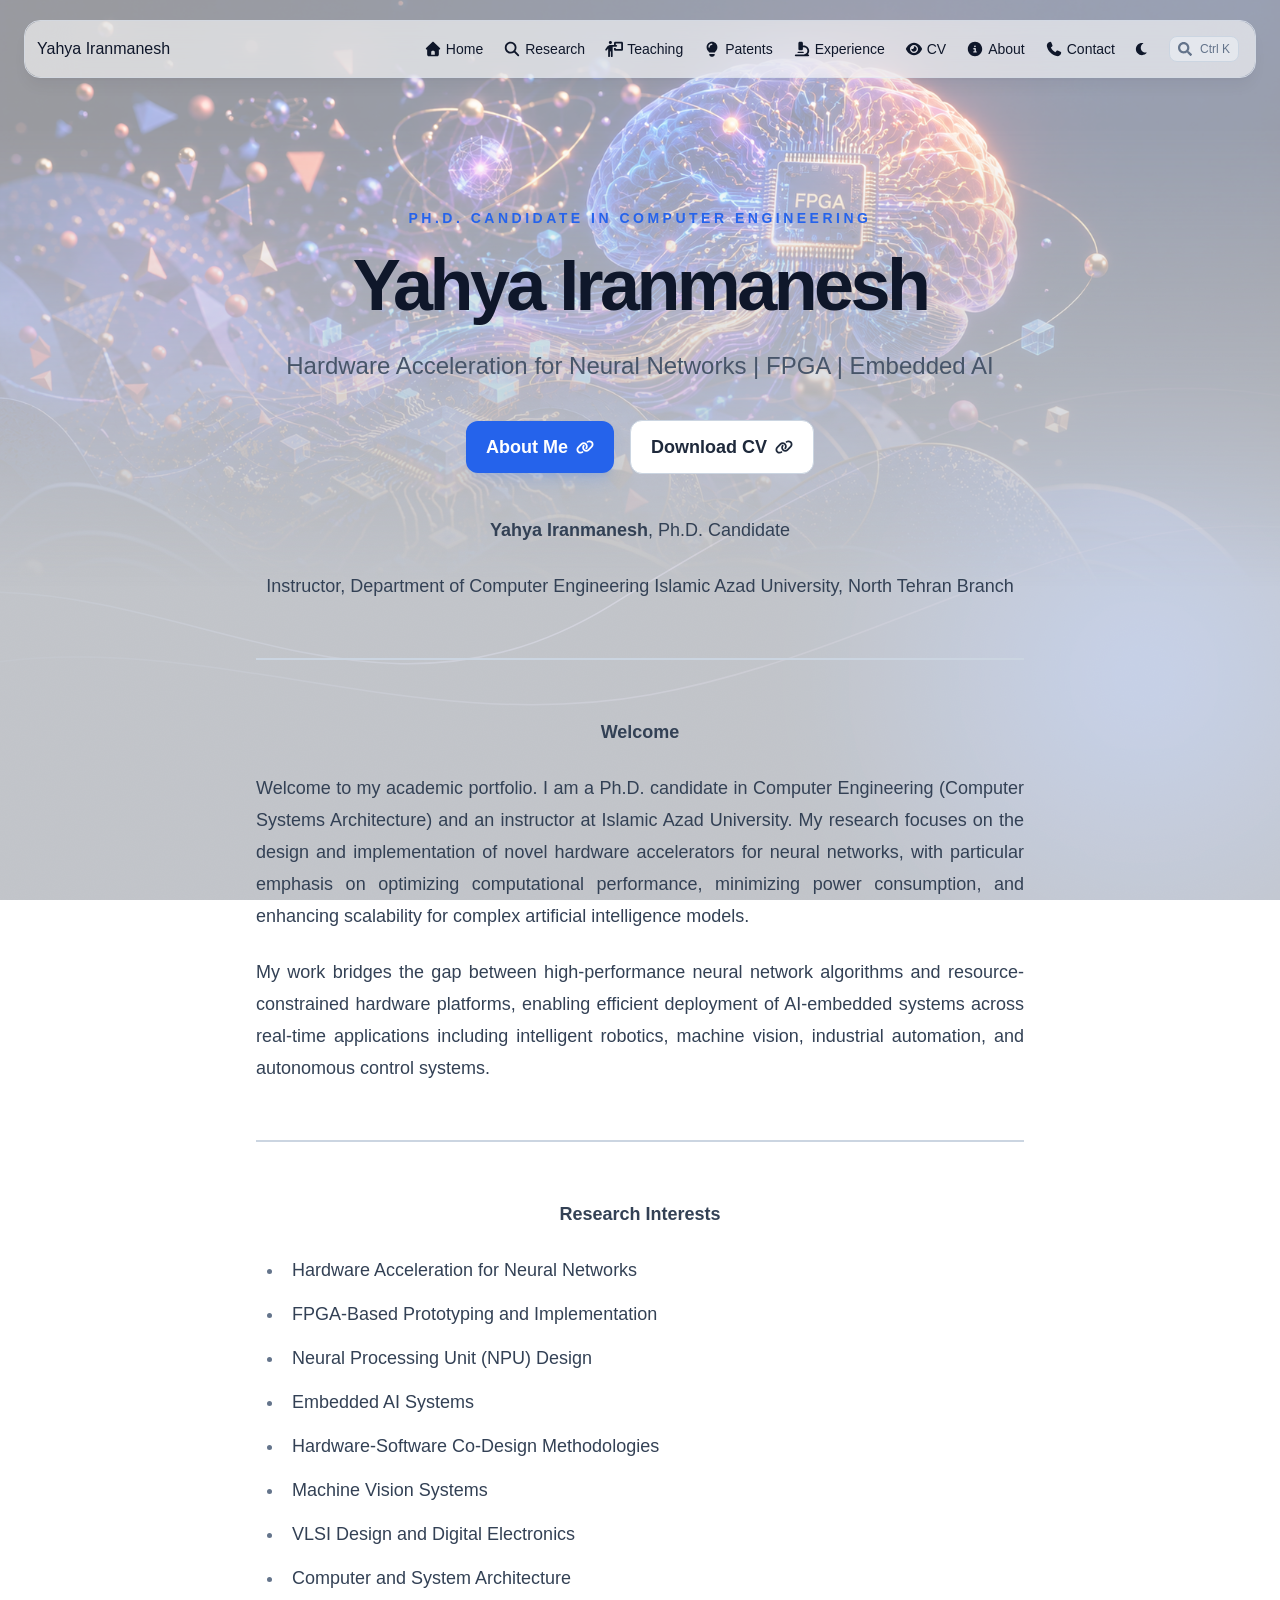
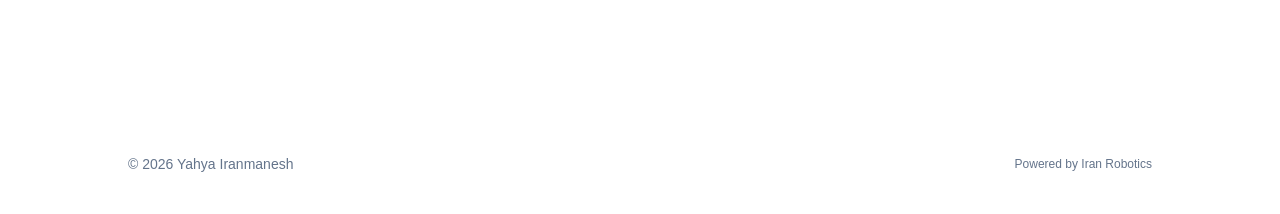
<file: index.html>
<!doctype html><html lang=en dir=ltr class=scroll-smooth data-default-appearance=light data-auto-appearance=true><head><meta name=generator content="Hugo 0.167.0"><meta charset=utf-8><meta http-equiv=content-language content="en"><meta name=viewport content="width=device-width,initial-scale=1"><meta http-equiv=X-UA-Compatible content="ie=edge"><meta name=theme-color><title>Yahya Iranmanesh</title><meta name=title content="Yahya Iranmanesh"><link rel=canonical href=https://yahyairanmanesh.ir/><link rel=alternate type=application/rss+xml href=/index.xml title="Yahya Iranmanesh"><link rel=alternate type=application/json href=/index.json title="Yahya Iranmanesh"><meta name=author content="Yahya Iranmanesh"><meta property="og:url" content="https://yahyairanmanesh.ir/"><meta property="og:site_name" content="Yahya Iranmanesh"><meta property="og:title" content="Yahya Iranmanesh"><meta property="og:locale" content="en"><meta property="og:type" content="website"><meta name=twitter:card content="summary"><meta name=twitter:title content="Yahya Iranmanesh"><link type=text/css rel=stylesheet href=/css/main.bundle.min.css><script type=text/javascript src=/js/appearance.min.js></script><script defer src=/lib/zoom/zoom.min.umd.js></script><script defer src=/js/medium-zoom.js></script><script defer type=text/javascript id=script-bundle src=/js/main.bundle.min.js data-copy=Copy data-copied=Copied></script><link rel=apple-touch-icon sizes=180x180 href=/apple-touch-icon.png><link rel=icon type=image/png sizes=32x32 href=/favicon-32x32.png><link rel=icon type=image/png sizes=16x16 href=/favicon-16x16.png><link rel=manifest href=/site.webmanifest><script type=application/ld+json>{"@context":"https://schema.org","@type":"WebSite","@id":"https://yahyairanmanesh.ir/","name":"Yahya Iranmanesh","inLanguage":"en","url":"https://yahyairanmanesh.ir/","publisher":{"@type":"Person","name":"Yahya Iranmanesh"}}</script></head><body class="flex flex-col h-screen m-auto leading-7 max-w-7xl px-6 sm:px-14 md:px-24 lg:px-32 text-lg bg-neutral text-neutral-900 dark:bg-neutral-800 dark:text-neutral bf-scrollbar"><div id=the-top class="absolute flex self-center"><a class="px-3 py-1 text-sm -translate-y-8 rounded-b-lg bg-primary-200 focus:translate-y-0 dark:bg-neutral-600" href=#main-content><span class="font-bold text-primary-600 pe-2 dark:text-primary-400">&darr;</span>
Skip to main content</a></div><header><div class=min-h-32></div><div class="fixed inset-x-0 top-3 z-100 px-3 sm:top-5 sm:px-6"><div class="relative mx-auto max-w-7xl rounded-2xl border border-neutral-200/80 shadow-lg shadow-neutral-900/5 dark:border-neutral-700/80 [&_img.logo]:max-h-10 [&_img.logo]:max-w-10"><div class="absolute inset-0 -z-10 rounded-2xl bg-neutral/60 backdrop-blur-xl dark:bg-neutral-800/60"></div><div class=px-3><div class="main-menu flex items-center w-full gap-2 p-1 pl-0"><a href=/ class="text-base font-medium truncate min-w-0 shrink">Yahya Iranmanesh</a><div class="flex items-center ms-auto"><div class="hidden md:flex"><nav aria-label="Main menu" class="flex items-center gap-x-5 h-12"><a href=/ class="flex items-center bf-icon-color-hover" aria-label=Home title="Yahya Iranmanesh"><span class=mr-1><span class="relative block icon"><svg viewBox="0 0 640 640"><path fill="currentColor" d="M341.8 72.6c-12.3-11.4-31.3-11.4-43.5.0l-224 208C64.7 289.6 61.5 303.5 66.3 315.7S82.8 336 96 336h16V512c0 35.3 28.7 64 64 64H464c35.3.0 64-28.7 64-64V336h16C557.2 336 569 327.9 573.8 315.7 578.6 303.5 575.4 289.5 565.8 280.6l-224-208zM304 384h32c26.5.0 48 21.5 48 48v96H256V432c0-26.5 21.5-48 48-48z"/></svg></span>
</span><span class="text-sm font-medium break-normal">Home
</span></a><a href=/research/ class="flex items-center bf-icon-color-hover" aria-label=Research title=Research><span class=mr-1><span class="relative block icon"><svg viewBox="0 0 640 640"><path fill="currentColor" d="M480 272c0 45.9-14.9 88.3-40 122.7L566.6 521.4C579.1 533.9 579.1 554.2 566.6 566.7S533.8 579.2 521.3 566.7L394.7 440c-34.4 25.1-76.8 40-122.7 40-114.9.0-208-93.1-208-208C64 157.1 157.1 64 272 64s208 93.1 208 208zM272 416c79.5.0 144-64.5 144-144S351.5 128 272 128 128 192.5 128 272s64.5 144 144 144z"/></svg></span>
</span><span class="text-sm font-medium break-normal">Research
</span></a><a href=/teaching/ class="flex items-center bf-icon-color-hover" aria-label=Teaching title=Teaching><span class=mr-1><span class="relative block icon"><svg viewBox="0 0 640 640"><path fill="currentColor" d="M192 144c30.9.0 56-25.1 56-56 0-30.9-25.1-56-56-56s-56 25.1-56 56 25.1 56 56 56zM176 576V416C176 407.2 183.2 4e2 192 4e2S208 407.2 208 416V576c0 17.7 14.3 32 32 32s32-14.3 32-32V240H4e2c17.7.0 32-14.3 32-32s-14.3-32-32-32H384V128H576V320H384V288H320v48c0 26.5 21.5 48 48 48H592c26.5.0 48-21.5 48-48V112c0-26.5-21.5-48-48-48H368c-26.5.0-48 21.5-48 48v64H197.3c-45.6.0-88.5 21.6-115.6 58.2L14.3 324.9c-10.5 14.2-7.6 34.2 6.6 44.8C35.1 380.3 55.1 377.3 65.7 363.1L112 300.7V576c0 17.7 14.3 32 32 32s32-14.3 32-32z"/></svg></span>
</span><span class="text-sm font-medium break-normal">Teaching
</span></a><a href=/patents/ class="flex items-center bf-icon-color-hover" aria-label=Patents title=Patents><span class=mr-1><span class="relative block icon"><svg viewBox="0 0 640 640"><path fill="currentColor" d="M420.9 448C428.2 425.7 442.8 405.5 459.3 388.1 492 353.7 512 307.2 512 256c0-106-86-192-192-192S128 150 128 256c0 51.2 20 97.7 52.7 132.1 16.5 17.4 31.2 37.6 38.4 59.9H420.8zM416 496H224v16c0 44.2 35.8 80 80 80h32c44.2.0 80-35.8 80-80V496zM312 176c-39.8.0-72 32.2-72 72 0 13.3-10.7 24-24 24s-24-10.7-24-24c0-66.3 53.7-120 120-120 13.3.0 24 10.7 24 24s-10.7 24-24 24z"/></svg></span>
</span><span class="text-sm font-medium break-normal">Patents
</span></a><a href=/experience/ class="flex items-center bf-icon-color-hover" aria-label=Experience title="Professional Experience"><span class=mr-1><span class="relative block icon"><svg viewBox="0 0 640 640"><path fill="currentColor" d="M240 64c-26.5.0-48 21.5-48 48V320c0 26.5 21.5 48 48 48h64c26.5.0 48-21.5 48-48V256h32c70.7.0 128 57.3 128 128S454.7 512 384 512H96c-17.7.0-32 14.3-32 32s14.3 32 32 32H544c17.7.0 32-14.3 32-32s-14.3-32-32-32H527.1c30.4-34 48.9-78.8 48.9-128 0-106-86-192-192-192H352V112c0-26.5-21.5-48-48-48H240zM184 416c-13.3.0-24 10.7-24 24s10.7 24 24 24H360c13.3.0 24-10.7 24-24s-10.7-24-24-24H184z"/></svg></span>
</span><span class="text-sm font-medium break-normal">Experience
</span></a><a href=/cv/ class="flex items-center bf-icon-color-hover" aria-label=CV title="Curriculum Vitae"><span class=mr-1><span class="relative block icon"><svg viewBox="0 0 640 640"><path fill="currentColor" d="M320 96c-80.8.0-145.5 36.8-192.6 80.6-46.8 43.5-78.1 95.4-93 131.1C31.1 315.6 31.1 324.4 34.4 332.3c14.9 35.7 46.2 87.7 93 131.1C174.5 507.1 239.2 544 320 544s145.5-36.8 192.6-80.6c46.8-43.5 78.1-95.4 93-131.1C608.9 324.4 608.9 315.6 605.6 307.7c-14.9-35.7-46.2-87.7-93-131.1C465.5 132.9 400.8 96 320 96zM176 320c0-79.5 64.5-144 144-144s144 64.5 144 144-64.5 144-144 144-144-64.5-144-144zm144-64c0 35.3-28.7 64-64 64C244.5 320 233.7 317 224.3 311.6 223.3 322.5 224.2 333.7 227.2 344.8c13.7 51.2 66.4 81.6 117.6 67.9s81.6-66.4 67.9-117.6c-12.2-45.7-55.5-74.8-101.1-70.8C316.9 233.6 320 244.4 320 256z"/></svg></span>
</span><span class="text-sm font-medium break-normal">CV
</span></a><a href=/about/ class="flex items-center bf-icon-color-hover" aria-label=About title=About><span class=mr-1><span class="relative block icon"><svg viewBox="0 0 640 640"><path fill="currentColor" d="M320 576c141.4.0 256-114.6 256-256C576 178.6 461.4 64 320 64 178.6 64 64 178.6 64 320S178.6 576 320 576zM288 224c0-17.7 14.3-32 32-32s32 14.3 32 32-14.3 32-32 32-32-14.3-32-32zm-8 64h48c13.3.0 24 10.7 24 24v88h8c13.3.0 24 10.7 24 24s-10.7 24-24 24H280c-13.3.0-24-10.7-24-24s10.7-24 24-24h24V336H280c-13.3.0-24-10.7-24-24s10.7-24 24-24z"/></svg></span>
</span><span class="text-sm font-medium break-normal">About
</span></a><a href=/contact/ class="flex items-center bf-icon-color-hover" aria-label=Contact title=Contact><span class=mr-1><span class="relative block icon"><svg viewBox="0 0 640 640"><path fill="currentColor" d="M224.2 89C216.3 70.1 195.7 60.1 176.1 65.4l-5.5 1.5C106 84.5 50.8 147.1 66.9 223.3 104 398.3 241.7 536 416.7 573.1 493 589.3 555.5 534 573.1 469.4l1.5-5.5C580 444.2 569.9 423.6 551.1 415.8l-97.3-40.5C437.3 368.4 418.2 373.2 406.8 387.1l-38.6 47.2c-70.3-34.9-126.9-93.3-159.4-165l44.2-36c13.9-11.3 18.6-30.4 11.8-47L224.2 89z"/></svg></span>
</span><span class="text-sm font-medium break-normal">Contact</span></a><div class="flex items-center"><button id=appearance-switcher aria-label="Switch to dark appearance" type=button class="text-sm bf-icon-color-hover" title="Switch to dark appearance"><div class="flex items-center justify-center dark:hidden"><span class="relative block icon"><svg viewBox="0 0 512 512"><path fill="currentColor" d="M32 256C32 132.2 132.3 32 255.8 32c11.36.0 29.7 1.668 40.9 3.746 9.616 1.777 11.75 14.63 3.279 19.44C245 86.5 211.2 144.6 211.2 207.8c0 109.7 99.71 193 208.3 172.3 9.561-1.805 16.28 9.324 10.11 16.95C387.9 448.6 324.8 480 255.8 480 132.1 480 32 379.6 32 256z"/></svg></span></div><div class="items-center justify-center hidden dark:flex"><span class="relative block icon"><svg viewBox="0 0 512 512"><path fill="currentColor" d="M256 159.1c-53.02.0-95.1 42.98-95.1 95.1s41.2 96.9 95.1 96.9 95.1-42.98 95.1-95.1S309 159.1 256 159.1zM509.3 347l-63.2-91.9 63.15-91.01c6.332-9.125 1.104-21.74-9.826-23.72l-109-19.7-19.7-109c-1.975-10.93-14.59-16.16-23.72-9.824L256 65.89 164.1 2.736c-9.125-6.332-21.74-1.107-23.72 9.824L121.6 121.6 12.56 141.3C1.633 143.2-3.596 155.9 2.736 164.1L65.89 256 2.74 347.01c-6.332 9.125-1.105 21.74 9.824 23.72l109 19.7 19.7 109c1.975 10.93 14.59 16.16 23.72 9.824L256 446.1l91.01 63.15c9.127 6.334 21.75 1.107 23.72-9.822l19.7-109 109-19.7C510.4 368.8 515.6 356.1 509.3 347zM256 383.1c-70.69.0-127.1-57.31-127.1-127.1.0-70.69 57.31-127.1 127.1-127.1S383.1 186.2 383.1 256c0 70.7-56.4 127.1-127.1 127.1z"/></svg></span></div></button></div><button id=search-button aria-label="Search (/ or ⌘K)" class="flex items-center gap-2 rounded-lg border bf-border-color bf-border-color-hover bg-neutral-100/50 px-2 py-1 text-sm text-neutral-500 transition-colors hover:text-primary-600 dark:bg-neutral-800/50 dark:text-neutral-400 dark:hover:text-primary-400" title="Search (/ or ⌘K)">
<span class="relative block icon"><svg aria-hidden="true" focusable="false" data-prefix="fas" data-icon="search" class="svg-inline--fa fa-search fa-w-16" role="img" viewBox="0 0 512 512"><path fill="currentColor" d="M505 442.7 405.3 343c-4.5-4.5-10.6-7-17-7H372c27.6-35.3 44-79.7 44-128C416 93.1 322.9.0 208 0S0 93.1.0 208s93.1 208 208 208c48.3.0 92.7-16.4 128-44v16.3c0 6.4 2.5 12.5 7 17l99.7 99.7c9.4 9.4 24.6 9.4 33.9.0l28.3-28.3c9.4-9.4 9.4-24.6.1-34zM208 336c-70.7.0-128-57.2-128-128 0-70.7 57.2-128 128-128 70.7.0 128 57.2 128 128 0 70.7-57.2 128-128 128z"/></svg>
</span><kbd id=search-shortcut-hint class="pointer-events-none font-sans text-xs text-neutral-500 dark:text-neutral-400" aria-hidden=true>⌘K</kbd></button></nav></div><div class="flex md:hidden"><div class="mobile-header-row relative flex items-center h-14 gap-4"><button id=appearance-switcher-mobile type=button aria-label="Switch to dark appearance" title="Switch to dark appearance" class="flex items-center justify-center text-neutral-900 hover:text-primary-600 dark:text-neutral-200 dark:hover:text-primary-400"><div class=dark:hidden><span class="relative block icon"><svg viewBox="0 0 512 512"><path fill="currentColor" d="M32 256C32 132.2 132.3 32 255.8 32c11.36.0 29.7 1.668 40.9 3.746 9.616 1.777 11.75 14.63 3.279 19.44C245 86.5 211.2 144.6 211.2 207.8c0 109.7 99.71 193 208.3 172.3 9.561-1.805 16.28 9.324 10.11 16.95C387.9 448.6 324.8 480 255.8 480 132.1 480 32 379.6 32 256z"/></svg></span></div><div class="hidden dark:block"><span class="relative block icon"><svg viewBox="0 0 512 512"><path fill="currentColor" d="M256 159.1c-53.02.0-95.1 42.98-95.1 95.1s41.2 96.9 95.1 96.9 95.1-42.98 95.1-95.1S309 159.1 256 159.1zM509.3 347l-63.2-91.9 63.15-91.01c6.332-9.125 1.104-21.74-9.826-23.72l-109-19.7-19.7-109c-1.975-10.93-14.59-16.16-23.72-9.824L256 65.89 164.1 2.736c-9.125-6.332-21.74-1.107-23.72 9.824L121.6 121.6 12.56 141.3C1.633 143.2-3.596 155.9 2.736 164.1L65.89 256 2.74 347.01c-6.332 9.125-1.105 21.74 9.824 23.72l109 19.7 19.7 109c1.975 10.93 14.59 16.16 23.72 9.824L256 446.1l91.01 63.15c9.127 6.334 21.75 1.107 23.72-9.822l19.7-109 109-19.7C510.4 368.8 515.6 356.1 509.3 347zM256 383.1c-70.69.0-127.1-57.31-127.1-127.1.0-70.69 57.31-127.1 127.1-127.1S383.1 186.2 383.1 256c0 70.7-56.4 127.1-127.1 127.1z"/></svg></span></div></button>
<button id=search-button-mobile aria-label="Search (/ or ⌘K)" class="flex items-center justify-center bf-icon-color-hover" title="Search (/ or ⌘K)">
<span class="relative block icon"><svg aria-hidden="true" focusable="false" data-prefix="fas" data-icon="search" class="svg-inline--fa fa-search fa-w-16" role="img" viewBox="0 0 512 512"><path fill="currentColor" d="M505 442.7 405.3 343c-4.5-4.5-10.6-7-17-7H372c27.6-35.3 44-79.7 44-128C416 93.1 322.9.0 208 0S0 93.1.0 208s93.1 208 208 208c48.3.0 92.7-16.4 128-44v16.3c0 6.4 2.5 12.5 7 17l99.7 99.7c9.4 9.4 24.6 9.4 33.9.0l28.3-28.3c9.4-9.4 9.4-24.6.1-34zM208 336c-70.7.0-128-57.2-128-128 0-70.7 57.2-128 128-128 70.7.0 128 57.2 128 128 0 70.7-57.2 128-128 128z"/></svg>
</span></button>
<input type=checkbox id=mobile-menu-toggle autocomplete=off class="hidden peer">
<label for=mobile-menu-toggle tabindex=0 role=button aria-expanded=false aria-controls=mobile-menu-dialog aria-label="Main menu" class="flex items-center justify-center cursor-pointer bf-icon-color-hover"><span class="relative block icon"><svg viewBox="0 0 448 512"><path fill="currentColor" d="M0 96C0 78.33 14.33 64 32 64H416c17.7.0 32 14.33 32 32 0 17.7-14.3 32-32 32H32C14.33 128 0 113.7.0 96zM0 256c0-17.7 14.33-32 32-32H416c17.7.0 32 14.3 32 32s-14.3 32-32 32H32c-17.67.0-32-14.3-32-32zM416 448H32c-17.67.0-32-14.3-32-32s14.33-32 32-32H416c17.7.0 32 14.3 32 32s-14.3 32-32 32z"/></svg></span></label><div id=mobile-menu-dialog role=dialog aria-modal=true aria-label="Main menu" style=scrollbar-gutter:stable class="z-50 invisible overflow-y-auto opacity-0 transition-[opacity,visibility] duration-300 peer-checked:visible peer-checked:opacity-100
mobile-menu-style-dropdown absolute end-0 top-[calc(100%+0.75rem)] z-10 w-[min(22rem,calc(100vw-1.5rem))] rounded-2xl border border-neutral-200/80 bg-neutral/95 p-5 shadow-2xl shadow-neutral-900/20 dark:border-neutral-700/80 dark:bg-neutral-800/95
bf-scrollbar"><label for=mobile-menu-toggle tabindex=0 role=button aria-expanded=false aria-controls=mobile-menu-dialog class="absolute end-3 top-3 h-10 w-10 rounded-xl flex items-center justify-center cursor-pointer select-none bf-icon-color-hover border bf-border-color bf-border-color-hover bg-neutral-50 dark:bg-neutral-900"><span class=sr-only>Close menu</span>
<span class="relative block icon"><svg viewBox="0 0 320 512"><path fill="currentColor" d="M310.6 361.4c12.5 12.5 12.5 32.75.0 45.25C304.4 412.9 296.2 416 288 416s-16.38-3.125-22.62-9.375L160 301.3 54.63 406.6C48.38 412.9 40.19 416 32 416S15.63 412.9 9.375 406.6c-12.5-12.5-12.5-32.75.0-45.25l105.4-105.4L9.375 150.6c-12.5-12.5-12.5-32.75.0-45.25s32.75-12.5 45.25.0L160 210.8l105.4-105.4c12.5-12.5 32.75-12.5 45.25.0s12.5 32.75.0 45.25l-105.4 105.4L310.6 361.4z"/></svg></span></label><nav aria-label="Mobile menu" class="mt-10 space-y-3"><div class=px-2><div class="flex items-center gap-4"><a href=/ aria-label=Home class="flex grow items-center gap-4 group bf-icon-color-hover text-neutral-700 dark:text-neutral-200"><span class="flex items-center justify-center h-8 w-8 text-2xl"><span class="relative block icon"><svg viewBox="0 0 640 640"><path fill="currentColor" d="M341.8 72.6c-12.3-11.4-31.3-11.4-43.5.0l-224 208C64.7 289.6 61.5 303.5 66.3 315.7S82.8 336 96 336h16V512c0 35.3 28.7 64 64 64H464c35.3.0 64-28.7 64-64V336h16C557.2 336 569 327.9 573.8 315.7 578.6 303.5 575.4 289.5 565.8 280.6l-224-208zM304 384h32c26.5.0 48 21.5 48 48v96H256V432c0-26.5 21.5-48 48-48z"/></svg></span>
</span><span title="Yahya Iranmanesh" class="text-2xl font-bold tracking-tight">Home</span></a></div></div><div class=px-2><div class="flex items-center gap-4"><a href=/research/ aria-label=Research class="flex grow items-center gap-4 group bf-icon-color-hover text-neutral-700 dark:text-neutral-200"><span class="flex items-center justify-center h-8 w-8 text-2xl"><span class="relative block icon"><svg viewBox="0 0 640 640"><path fill="currentColor" d="M480 272c0 45.9-14.9 88.3-40 122.7L566.6 521.4C579.1 533.9 579.1 554.2 566.6 566.7S533.8 579.2 521.3 566.7L394.7 440c-34.4 25.1-76.8 40-122.7 40-114.9.0-208-93.1-208-208C64 157.1 157.1 64 272 64s208 93.1 208 208zM272 416c79.5.0 144-64.5 144-144S351.5 128 272 128 128 192.5 128 272s64.5 144 144 144z"/></svg></span>
</span><span title=Research class="text-2xl font-bold tracking-tight">Research</span></a></div></div><div class=px-2><div class="flex items-center gap-4"><a href=/teaching/ aria-label=Teaching class="flex grow items-center gap-4 group bf-icon-color-hover text-neutral-700 dark:text-neutral-200"><span class="flex items-center justify-center h-8 w-8 text-2xl"><span class="relative block icon"><svg viewBox="0 0 640 640"><path fill="currentColor" d="M192 144c30.9.0 56-25.1 56-56 0-30.9-25.1-56-56-56s-56 25.1-56 56 25.1 56 56 56zM176 576V416C176 407.2 183.2 4e2 192 4e2S208 407.2 208 416V576c0 17.7 14.3 32 32 32s32-14.3 32-32V240H4e2c17.7.0 32-14.3 32-32s-14.3-32-32-32H384V128H576V320H384V288H320v48c0 26.5 21.5 48 48 48H592c26.5.0 48-21.5 48-48V112c0-26.5-21.5-48-48-48H368c-26.5.0-48 21.5-48 48v64H197.3c-45.6.0-88.5 21.6-115.6 58.2L14.3 324.9c-10.5 14.2-7.6 34.2 6.6 44.8C35.1 380.3 55.1 377.3 65.7 363.1L112 300.7V576c0 17.7 14.3 32 32 32s32-14.3 32-32z"/></svg></span>
</span><span title=Teaching class="text-2xl font-bold tracking-tight">Teaching</span></a></div></div><div class=px-2><div class="flex items-center gap-4"><a href=/patents/ aria-label=Patents class="flex grow items-center gap-4 group bf-icon-color-hover text-neutral-700 dark:text-neutral-200"><span class="flex items-center justify-center h-8 w-8 text-2xl"><span class="relative block icon"><svg viewBox="0 0 640 640"><path fill="currentColor" d="M420.9 448C428.2 425.7 442.8 405.5 459.3 388.1 492 353.7 512 307.2 512 256c0-106-86-192-192-192S128 150 128 256c0 51.2 20 97.7 52.7 132.1 16.5 17.4 31.2 37.6 38.4 59.9H420.8zM416 496H224v16c0 44.2 35.8 80 80 80h32c44.2.0 80-35.8 80-80V496zM312 176c-39.8.0-72 32.2-72 72 0 13.3-10.7 24-24 24s-24-10.7-24-24c0-66.3 53.7-120 120-120 13.3.0 24 10.7 24 24s-10.7 24-24 24z"/></svg></span>
</span><span title=Patents class="text-2xl font-bold tracking-tight">Patents</span></a></div></div><div class=px-2><div class="flex items-center gap-4"><a href=/experience/ aria-label=Experience class="flex grow items-center gap-4 group bf-icon-color-hover text-neutral-700 dark:text-neutral-200"><span class="flex items-center justify-center h-8 w-8 text-2xl"><span class="relative block icon"><svg viewBox="0 0 640 640"><path fill="currentColor" d="M240 64c-26.5.0-48 21.5-48 48V320c0 26.5 21.5 48 48 48h64c26.5.0 48-21.5 48-48V256h32c70.7.0 128 57.3 128 128S454.7 512 384 512H96c-17.7.0-32 14.3-32 32s14.3 32 32 32H544c17.7.0 32-14.3 32-32s-14.3-32-32-32H527.1c30.4-34 48.9-78.8 48.9-128 0-106-86-192-192-192H352V112c0-26.5-21.5-48-48-48H240zM184 416c-13.3.0-24 10.7-24 24s10.7 24 24 24H360c13.3.0 24-10.7 24-24s-10.7-24-24-24H184z"/></svg></span>
</span><span title="Professional Experience" class="text-2xl font-bold tracking-tight">Experience</span></a></div></div><div class=px-2><div class="flex items-center gap-4"><a href=/cv/ aria-label=CV class="flex grow items-center gap-4 group bf-icon-color-hover text-neutral-700 dark:text-neutral-200"><span class="flex items-center justify-center h-8 w-8 text-2xl"><span class="relative block icon"><svg viewBox="0 0 640 640"><path fill="currentColor" d="M320 96c-80.8.0-145.5 36.8-192.6 80.6-46.8 43.5-78.1 95.4-93 131.1C31.1 315.6 31.1 324.4 34.4 332.3c14.9 35.7 46.2 87.7 93 131.1C174.5 507.1 239.2 544 320 544s145.5-36.8 192.6-80.6c46.8-43.5 78.1-95.4 93-131.1C608.9 324.4 608.9 315.6 605.6 307.7c-14.9-35.7-46.2-87.7-93-131.1C465.5 132.9 400.8 96 320 96zM176 320c0-79.5 64.5-144 144-144s144 64.5 144 144-64.5 144-144 144-144-64.5-144-144zm144-64c0 35.3-28.7 64-64 64C244.5 320 233.7 317 224.3 311.6 223.3 322.5 224.2 333.7 227.2 344.8c13.7 51.2 66.4 81.6 117.6 67.9s81.6-66.4 67.9-117.6c-12.2-45.7-55.5-74.8-101.1-70.8C316.9 233.6 320 244.4 320 256z"/></svg></span>
</span><span title="Curriculum Vitae" class="text-2xl font-bold tracking-tight">CV</span></a></div></div><div class=px-2><div class="flex items-center gap-4"><a href=/about/ aria-label=About class="flex grow items-center gap-4 group bf-icon-color-hover text-neutral-700 dark:text-neutral-200"><span class="flex items-center justify-center h-8 w-8 text-2xl"><span class="relative block icon"><svg viewBox="0 0 640 640"><path fill="currentColor" d="M320 576c141.4.0 256-114.6 256-256C576 178.6 461.4 64 320 64 178.6 64 64 178.6 64 320S178.6 576 320 576zM288 224c0-17.7 14.3-32 32-32s32 14.3 32 32-14.3 32-32 32-32-14.3-32-32zm-8 64h48c13.3.0 24 10.7 24 24v88h8c13.3.0 24 10.7 24 24s-10.7 24-24 24H280c-13.3.0-24-10.7-24-24s10.7-24 24-24h24V336H280c-13.3.0-24-10.7-24-24s10.7-24 24-24z"/></svg></span>
</span><span title=About class="text-2xl font-bold tracking-tight">About</span></a></div></div><div class=px-2><div class="flex items-center gap-4"><a href=/contact/ aria-label=Contact class="flex grow items-center gap-4 group bf-icon-color-hover text-neutral-700 dark:text-neutral-200"><span class="flex items-center justify-center h-8 w-8 text-2xl"><span class="relative block icon"><svg viewBox="0 0 640 640"><path fill="currentColor" d="M224.2 89C216.3 70.1 195.7 60.1 176.1 65.4l-5.5 1.5C106 84.5 50.8 147.1 66.9 223.3 104 398.3 241.7 536 416.7 573.1 493 589.3 555.5 534 573.1 469.4l1.5-5.5C580 444.2 569.9 423.6 551.1 415.8l-97.3-40.5C437.3 368.4 418.2 373.2 406.8 387.1l-38.6 47.2c-70.3-34.9-126.9-93.3-159.4-165l44.2-36c13.9-11.3 18.6-30.4 11.8-47L224.2 89z"/></svg></span>
</span><span title=Contact class="text-2xl font-bold tracking-tight">Contact</span></a></div></div></nav></div></div></div></div></div></div></div></div></header><div class="relative flex flex-col grow"><main id=main-content class=grow><article class="relative isolate overflow-hidden"><div id=landing-hero-background class="hero-canvas-fade nozoom fixed inset-x-0 top-0 -z-10 h-[640px]"><img class="absolute inset-0 h-full w-full object-cover" src=/img/welcome.png role=presentation loading=eager decoding=async fetchpriority=high><div class="absolute inset-0 bg-neutral/60 dark:bg-neutral-800/50"></div></div><script type=text/javascript src=/js/hero-scroll-fade.min.b0a2a23f4c45f0971fb042db738e81023bae5bb5972287dc8980505bad3e9f7ff460fad6f95599ee3888bb572cf70bdaa713e2418bd276c17460b4deaa109789.js data-hero-id=landing-hero-background data-fade-distance=500></script><section class="mx-auto max-w-7xl px-4 pb-16 pt-12 sm:px-6 sm:pb-24 sm:pt-20 lg:px-8"><div class="mx-auto max-w-4xl text-center"><p class="landing-rise mb-5 text-sm font-semibold uppercase tracking-[0.25em] text-primary-600 dark:text-primary-400">Ph.D. Candidate in Computer Engineering</p><h1 class="landing-rise landing-rise-1 text-balance text-5xl font-black leading-[1.05] tracking-tighter text-neutral-900 dark:text-white sm:text-7xl">Yahya Iranmanesh</h1><p class="landing-rise landing-rise-2 mx-auto mt-6 max-w-3xl text-balance text-xl leading-8 text-neutral-600 dark:text-neutral-300 sm:text-2xl sm:leading-9">Hardware Acceleration for Neural Networks | FPGA | Embedded AI</p><div class="landing-rise landing-rise-3 mt-9 flex flex-wrap items-center justify-center gap-4"><a class="not-prose inline-flex items-center gap-2 rounded-xl px-5 py-3 font-semibold transition focus-visible:outline-2 focus-visible:outline-offset-2 bg-primary-600 text-white shadow-lg shadow-primary-500/20 hover:-translate-y-0.5 hover:bg-primary-500 focus-visible:outline-primary-600" href=/about/>About Me
<span class="relative block icon"><svg viewBox="0 0 640 512"><path fill="currentColor" d="M172.5 131.1c55.6-55.59 148-55.59 203.6.0 50 50 57.4 129.7 16.3 187.2L391.3 319.9C381 334.2 361 337.6 346.7 327.3c-14.4-10.3-17.8-30.3-7.5-44.6L340.3 281.1C363.2 249 359.6 205.1 331.7 177.2c-31.4-31.4-82.5-31.4-114 0L105.5 289.5c-31.51 30.6-31.51 82.5.0 114C133.3 431.4 177.3 435 209.3 412.1L210.9 410.1C225.3 400.7 245.3 404 255.5 418.4 265.8 432.8 262.5 452.8 248.1 463.1L246.5 464.2c-58.4 41.1-136.3 34.5-186.29-15.4-56.469-56.5-56.469-148.1.0-204.5L172.5 131.1zM467.5 380c-56.5 56.5-148 56.5-204.5.0-50-50-56.5-128.8-15.4-186.3L248.7 192.1C258.1 177.8 278.1 174.4 293.3 184.7 307.7 194.1 311.1 214.1 300.8 229.3L299.7 230.9C276.8 262.1 280.4 306.9 308.3 334.8c31.4 31.4 82.5 31.4 114 0L534.5 222.5c31.5-31.5 31.5-83.4.0-114C506.7 80.63 462.7 76.99 430.7 99.9L429.1 101C414.7 111.3 394.7 107.1 384.5 93.58 374.2 79.2 377.5 59.21 391.9 48.94L393.5 47.82C451 6.731 529.8 13.25 579.8 63.24c56.5 56.46 56.5 148.06.0 204.46L467.5 380z"/></svg>
</span></a><a class="not-prose inline-flex items-center gap-2 rounded-xl px-5 py-3 font-semibold transition focus-visible:outline-2 focus-visible:outline-offset-2 border border-neutral-300 bg-white text-neutral-800 hover:border-primary-400 hover:text-primary-600 dark:border-neutral-700 dark:bg-neutral-900 dark:text-neutral-100 dark:hover:text-primary-400" href=/dwn/Yahya-Iranmanesh.pdf>Download CV
<span class="relative block icon"><svg viewBox="0 0 640 512"><path fill="currentColor" d="M172.5 131.1c55.6-55.59 148-55.59 203.6.0 50 50 57.4 129.7 16.3 187.2L391.3 319.9C381 334.2 361 337.6 346.7 327.3c-14.4-10.3-17.8-30.3-7.5-44.6L340.3 281.1C363.2 249 359.6 205.1 331.7 177.2c-31.4-31.4-82.5-31.4-114 0L105.5 289.5c-31.51 30.6-31.51 82.5.0 114C133.3 431.4 177.3 435 209.3 412.1L210.9 410.1C225.3 400.7 245.3 404 255.5 418.4 265.8 432.8 262.5 452.8 248.1 463.1L246.5 464.2c-58.4 41.1-136.3 34.5-186.29-15.4-56.469-56.5-56.469-148.1.0-204.5L172.5 131.1zM467.5 380c-56.5 56.5-148 56.5-204.5.0-50-50-56.5-128.8-15.4-186.3L248.7 192.1C258.1 177.8 278.1 174.4 293.3 184.7 307.7 194.1 311.1 214.1 300.8 229.3L299.7 230.9C276.8 262.1 280.4 306.9 308.3 334.8c31.4 31.4 82.5 31.4 114 0L534.5 222.5c31.5-31.5 31.5-83.4.0-114C506.7 80.63 462.7 76.99 430.7 99.9L429.1 101C414.7 111.3 394.7 107.1 384.5 93.58 374.2 79.2 377.5 59.21 391.9 48.94L393.5 47.82C451 6.731 529.8 13.25 579.8 63.24c56.5 56.46 56.5 148.06.0 204.46L467.5 380z"/></svg></span></a></div><section class="landing-rise landing-rise-4 prose prose-lg mx-auto mt-10 max-w-3xl text-left dark:prose-invert sm:text-center"><p><strong>Yahya Iranmanesh</strong>, Ph.D. Candidate</p><p>Instructor, Department of Computer Engineering
Islamic Azad University, North Tehran Branch</p><hr><p><strong>Welcome</strong></p><p style=text-align:justify>Welcome to my academic portfolio. I am a Ph.D. candidate in Computer Engineering (Computer Systems Architecture) and an instructor at Islamic Azad University. My research focuses on the design and implementation of novel hardware accelerators for neural networks, with particular emphasis on optimizing computational performance, minimizing power consumption, and enhancing scalability for complex artificial intelligence models.</p><p style=text-align:justify>My work bridges the gap between high-performance neural network algorithms and resource-constrained hardware platforms, enabling efficient deployment of AI-embedded systems across real-time applications including intelligent robotics, machine vision, industrial automation, and autonomous control systems.</p><hr><p><strong>Research Interests</strong></p><div style=text-align:left><ul><li>Hardware Acceleration for Neural Networks</li><li>FPGA-Based Prototyping and Implementation</li><li>Neural Processing Unit (NPU) Design</li><li>Embedded AI Systems</li><li>Hardware-Software Co-Design Methodologies</li><li>Machine Vision Systems</li><li>VLSI Design and Digital Electronics</li><li>Computer and System Architecture</li></ul></div></section></div></section></article><section></section><div id=scroll-to-top class="fixed bottom-6 end-6 z-50 transform translate-y-4 opacity-0 duration-200"><a href=#the-top class="pointer-events-auto flex h-12 w-12 items-center justify-center rounded-full bg-neutral/50 text-xl text-neutral-700 hover:text-primary-600 dark:bg-neutral-800/50 dark:text-neutral dark:hover:text-primary-400" aria-label="Scroll to top" title="Scroll to top">&uarr;</a></div></main><footer id=site-footer class="py-10 print:hidden"><div class="flex items-center justify-between"><p class="text-sm text-neutral-500 dark:text-neutral-400">&copy;
2026
Yahya Iranmanesh</p><p class="text-xs text-neutral-500 dark:text-neutral-400">Powered by <a class="hover:underline hover:decoration-primary-400 hover:text-primary-500" href=https://www.iranrobotics.com/ target=_blank rel="noopener noreferrer">Iran Robotics</a></p></div></footer><div id=search-wrapper role=dialog aria-modal=true aria-label=Search class="invisible fixed inset-0 flex h-screen w-screen cursor-default flex-col bg-neutral-500/50 p-4 backdrop-blur-sm dark:bg-neutral-900/50 sm:p-6 md:p-[10vh] lg:p-[12vh] z-500" data-url=/><div id=search-modal class="flex flex-col w-full max-w-3xl min-h-0 mx-auto border rounded-md shadow-lg top-20 border-neutral-200 bg-neutral dark:border-neutral-700 dark:bg-neutral-800"><header class="relative z-10 flex items-center justify-between flex-none px-2"><form class="flex items-center flex-auto min-w-0"><div class="flex items-center justify-center w-8 h-8 text-neutral-400"><span class="relative block icon"><svg aria-hidden="true" focusable="false" data-prefix="fas" data-icon="search" class="svg-inline--fa fa-search fa-w-16" role="img" viewBox="0 0 512 512"><path fill="currentColor" d="M505 442.7 405.3 343c-4.5-4.5-10.6-7-17-7H372c27.6-35.3 44-79.7 44-128C416 93.1 322.9.0 208 0S0 93.1.0 208s93.1 208 208 208c48.3.0 92.7-16.4 128-44v16.3c0 6.4 2.5 12.5 7 17l99.7 99.7c9.4 9.4 24.6 9.4 33.9.0l28.3-28.3c9.4-9.4 9.4-24.6.1-34zM208 336c-70.7.0-128-57.2-128-128 0-70.7 57.2-128 128-128 70.7.0 128 57.2 128 128 0 70.7-57.2 128-128 128z"/></svg></span></div><input type=search id=search-query aria-label=Search class="flex flex-auto h-12 mx-1 bg-transparent appearance-none focus:outline-dotted focus:outline-2 focus:outline-transparent" placeholder=Search tabindex=0></form><button id=close-search-button class="flex items-center justify-center w-8 h-8 text-neutral-700 hover:text-primary-600 dark:text-neutral dark:hover:text-primary-400" title="Close (Esc)">
<span class="relative block icon"><svg viewBox="0 0 320 512"><path fill="currentColor" d="M310.6 361.4c12.5 12.5 12.5 32.75.0 45.25C304.4 412.9 296.2 416 288 416s-16.38-3.125-22.62-9.375L160 301.3 54.63 406.6C48.38 412.9 40.19 416 32 416S15.63 412.9 9.375 406.6c-12.5-12.5-12.5-32.75.0-45.25l105.4-105.4L9.375 150.6c-12.5-12.5-12.5-32.75.0-45.25s32.75-12.5 45.25.0L160 210.8l105.4-105.4c12.5-12.5 32.75-12.5 45.25.0s12.5 32.75.0 45.25l-105.4 105.4L310.6 361.4z"/></svg></span></button></header><section class="flex-auto px-2 overflow-auto"><ul id=search-results></ul></section></div></div></div><div id=background-canvas aria-hidden=true class="pointer-events-none fixed inset-0 -z-20"><img src=/img/site-background.svg role=presentation loading=eager decoding=async class="nozoom h-full w-full object-cover"><div class="absolute inset-0 bg-neutral/75 dark:bg-neutral-800/60"></div></div></body></html>
</file>
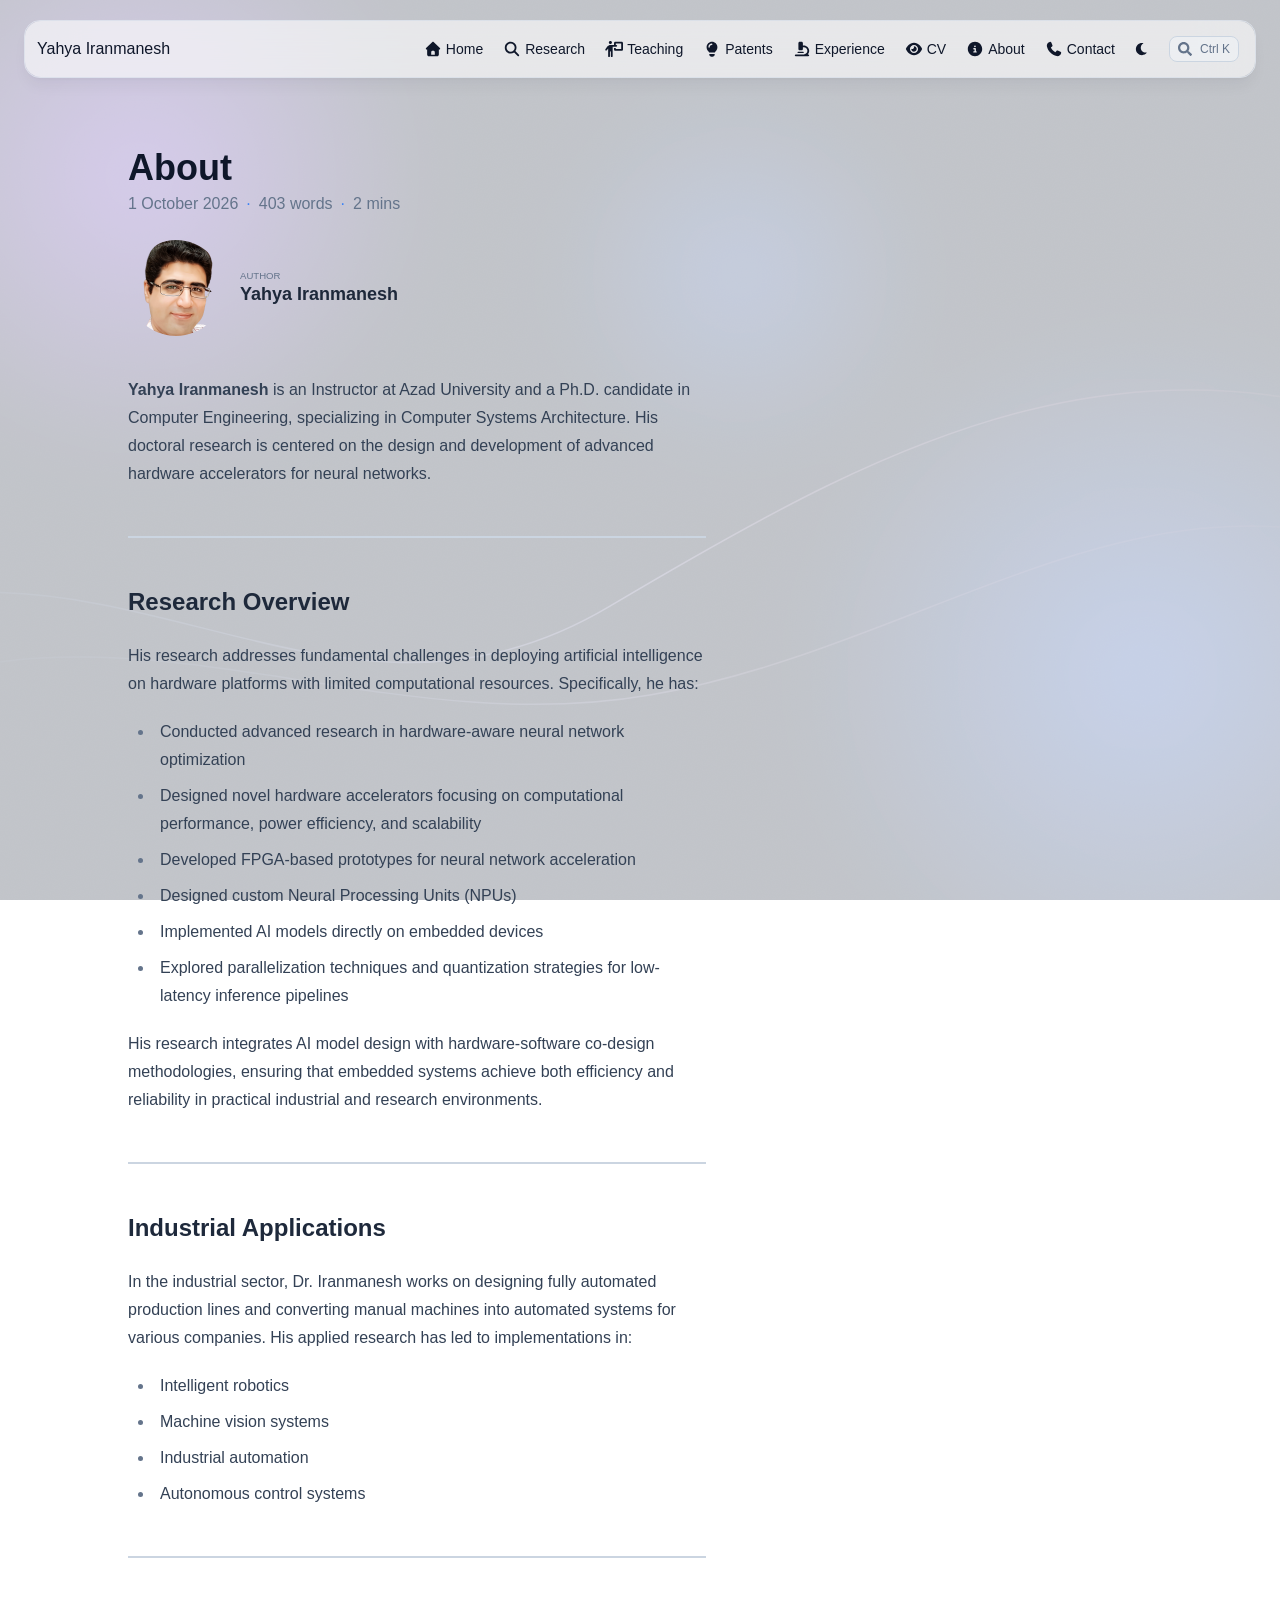
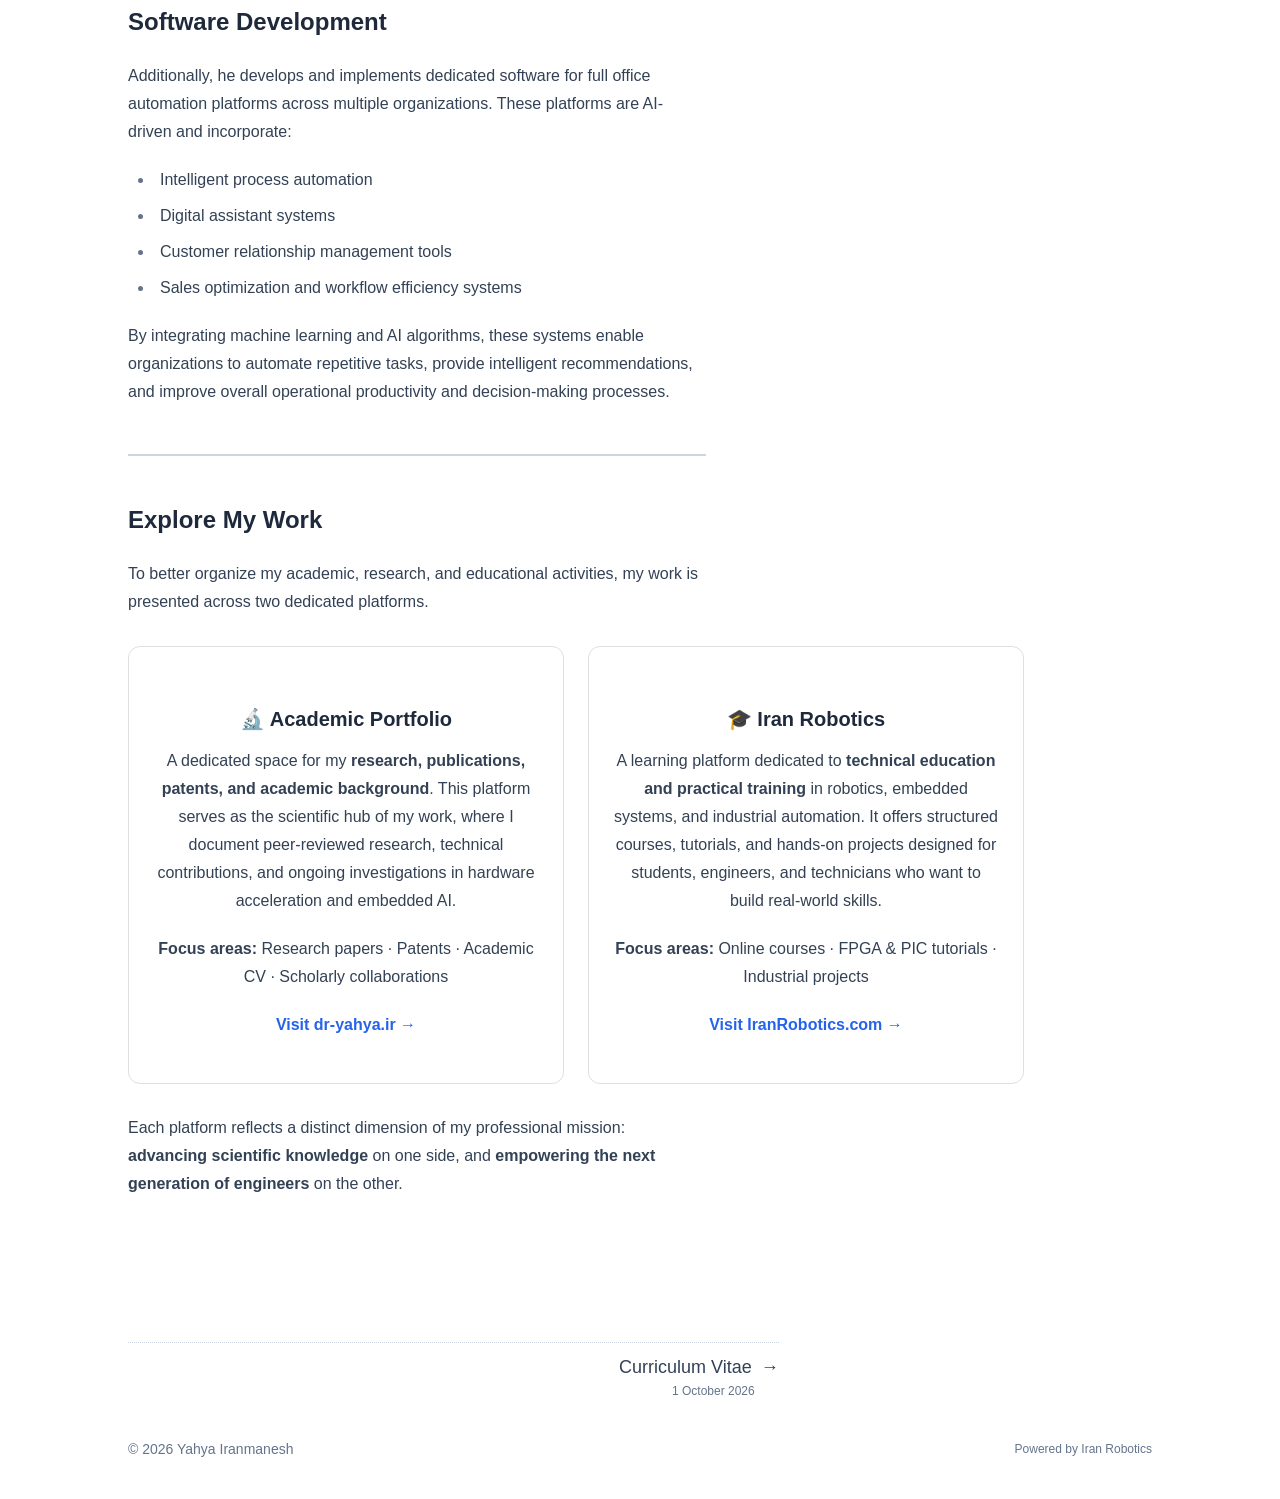
<file: about/index.html>
<!doctype html><html lang=en dir=ltr class=scroll-smooth data-default-appearance=light data-auto-appearance=true><head><meta charset=utf-8><meta http-equiv=content-language content="en"><meta name=viewport content="width=device-width,initial-scale=1"><meta http-equiv=X-UA-Compatible content="ie=edge"><meta name=theme-color><title>About &#183; Yahya Iranmanesh</title><meta name=title content="About &#183; Yahya Iranmanesh"><link rel=canonical href=https://yahyairanmanesh.ir/about/><meta name=author content="Yahya Iranmanesh"><meta property="og:url" content="https://yahyairanmanesh.ir/about/"><meta property="og:site_name" content="Yahya Iranmanesh"><meta property="og:title" content="About"><meta property="og:locale" content="en"><meta property="og:type" content="article"><meta property="article:published_time" content="2026-10-01T12:50:57+03:30"><meta property="article:modified_time" content="2026-10-01T12:50:57+03:30"><meta name=twitter:card content="summary"><meta name=twitter:title content="About"><link type=text/css rel=stylesheet href=/css/main.bundle.min.css><script type=text/javascript src=/js/appearance.min.js></script><script defer src=/lib/zoom/zoom.min.umd.js></script><script defer src=/js/medium-zoom.js></script><script defer type=text/javascript id=script-bundle src=/js/main.bundle.min.js data-copy=Copy data-copied=Copied></script><link rel=apple-touch-icon sizes=180x180 href=/apple-touch-icon.png><link rel=icon type=image/png sizes=32x32 href=/favicon-32x32.png><link rel=icon type=image/png sizes=16x16 href=/favicon-16x16.png><link rel=manifest href=/site.webmanifest><script type=application/ld+json>[{"@context":"https://schema.org","@type":"Article","articleSection":"Yahya Iranmanesh","name":"About","headline":"About","inLanguage":"en","url":"https://yahyairanmanesh.ir/about/","author":{"@type":"Person","name":"Yahya Iranmanesh","image":"https://yahyairanmanesh.ir/img/yahya.png"},"copyrightYear":"2026","dateCreated":"2026-10-01T12:50:57\u002b03:30","datePublished":"2026-10-01T12:50:57\u002b03:30","dateModified":"2026-10-01T12:50:57\u002b03:30","mainEntityOfPage":"https://yahyairanmanesh.ir/about/","wordCount":403}]</script></head><body class="flex flex-col h-screen m-auto leading-7 max-w-7xl px-6 sm:px-14 md:px-24 lg:px-32 text-lg bg-neutral text-neutral-900 dark:bg-neutral-800 dark:text-neutral bf-scrollbar"><div id=the-top class="absolute flex self-center"><a class="px-3 py-1 text-sm -translate-y-8 rounded-b-lg bg-primary-200 focus:translate-y-0 dark:bg-neutral-600" href=#main-content><span class="font-bold text-primary-600 pe-2 dark:text-primary-400">&darr;</span>
Skip to main content</a></div><header><div class=min-h-32></div><div class="fixed inset-x-0 top-3 z-100 px-3 sm:top-5 sm:px-6"><div class="relative mx-auto max-w-7xl rounded-2xl border border-neutral-200/80 shadow-lg shadow-neutral-900/5 dark:border-neutral-700/80 [&_img.logo]:max-h-10 [&_img.logo]:max-w-10"><div class="absolute inset-0 -z-10 rounded-2xl bg-neutral/60 backdrop-blur-xl dark:bg-neutral-800/60"></div><div class=px-3><div class="main-menu flex items-center w-full gap-2 p-1 pl-0"><a href=/ class="text-base font-medium truncate min-w-0 shrink">Yahya Iranmanesh</a><div class="flex items-center ms-auto"><div class="hidden md:flex"><nav aria-label="Main menu" class="flex items-center gap-x-5 h-12"><a href=/ class="flex items-center bf-icon-color-hover" aria-label=Home title="Yahya Iranmanesh"><span class=mr-1><span class="relative block icon"><svg viewBox="0 0 640 640"><path fill="currentColor" d="M341.8 72.6c-12.3-11.4-31.3-11.4-43.5.0l-224 208C64.7 289.6 61.5 303.5 66.3 315.7S82.8 336 96 336h16V512c0 35.3 28.7 64 64 64H464c35.3.0 64-28.7 64-64V336h16C557.2 336 569 327.9 573.8 315.7 578.6 303.5 575.4 289.5 565.8 280.6l-224-208zM304 384h32c26.5.0 48 21.5 48 48v96H256V432c0-26.5 21.5-48 48-48z"/></svg></span>
</span><span class="text-sm font-medium break-normal">Home
</span></a><a href=/research/ class="flex items-center bf-icon-color-hover" aria-label=Research title=Research><span class=mr-1><span class="relative block icon"><svg viewBox="0 0 640 640"><path fill="currentColor" d="M480 272c0 45.9-14.9 88.3-40 122.7L566.6 521.4C579.1 533.9 579.1 554.2 566.6 566.7S533.8 579.2 521.3 566.7L394.7 440c-34.4 25.1-76.8 40-122.7 40-114.9.0-208-93.1-208-208C64 157.1 157.1 64 272 64s208 93.1 208 208zM272 416c79.5.0 144-64.5 144-144S351.5 128 272 128 128 192.5 128 272s64.5 144 144 144z"/></svg></span>
</span><span class="text-sm font-medium break-normal">Research
</span></a><a href=/teaching/ class="flex items-center bf-icon-color-hover" aria-label=Teaching title=Teaching><span class=mr-1><span class="relative block icon"><svg viewBox="0 0 640 640"><path fill="currentColor" d="M192 144c30.9.0 56-25.1 56-56 0-30.9-25.1-56-56-56s-56 25.1-56 56 25.1 56 56 56zM176 576V416C176 407.2 183.2 4e2 192 4e2S208 407.2 208 416V576c0 17.7 14.3 32 32 32s32-14.3 32-32V240H4e2c17.7.0 32-14.3 32-32s-14.3-32-32-32H384V128H576V320H384V288H320v48c0 26.5 21.5 48 48 48H592c26.5.0 48-21.5 48-48V112c0-26.5-21.5-48-48-48H368c-26.5.0-48 21.5-48 48v64H197.3c-45.6.0-88.5 21.6-115.6 58.2L14.3 324.9c-10.5 14.2-7.6 34.2 6.6 44.8C35.1 380.3 55.1 377.3 65.7 363.1L112 300.7V576c0 17.7 14.3 32 32 32s32-14.3 32-32z"/></svg></span>
</span><span class="text-sm font-medium break-normal">Teaching
</span></a><a href=/patents/ class="flex items-center bf-icon-color-hover" aria-label=Patents title=Patents><span class=mr-1><span class="relative block icon"><svg viewBox="0 0 640 640"><path fill="currentColor" d="M420.9 448C428.2 425.7 442.8 405.5 459.3 388.1 492 353.7 512 307.2 512 256c0-106-86-192-192-192S128 150 128 256c0 51.2 20 97.7 52.7 132.1 16.5 17.4 31.2 37.6 38.4 59.9H420.8zM416 496H224v16c0 44.2 35.8 80 80 80h32c44.2.0 80-35.8 80-80V496zM312 176c-39.8.0-72 32.2-72 72 0 13.3-10.7 24-24 24s-24-10.7-24-24c0-66.3 53.7-120 120-120 13.3.0 24 10.7 24 24s-10.7 24-24 24z"/></svg></span>
</span><span class="text-sm font-medium break-normal">Patents
</span></a><a href=/experience/ class="flex items-center bf-icon-color-hover" aria-label=Experience title="Professional Experience"><span class=mr-1><span class="relative block icon"><svg viewBox="0 0 640 640"><path fill="currentColor" d="M240 64c-26.5.0-48 21.5-48 48V320c0 26.5 21.5 48 48 48h64c26.5.0 48-21.5 48-48V256h32c70.7.0 128 57.3 128 128S454.7 512 384 512H96c-17.7.0-32 14.3-32 32s14.3 32 32 32H544c17.7.0 32-14.3 32-32s-14.3-32-32-32H527.1c30.4-34 48.9-78.8 48.9-128 0-106-86-192-192-192H352V112c0-26.5-21.5-48-48-48H240zM184 416c-13.3.0-24 10.7-24 24s10.7 24 24 24H360c13.3.0 24-10.7 24-24s-10.7-24-24-24H184z"/></svg></span>
</span><span class="text-sm font-medium break-normal">Experience
</span></a><a href=/cv/ class="flex items-center bf-icon-color-hover" aria-label=CV title="Curriculum Vitae"><span class=mr-1><span class="relative block icon"><svg viewBox="0 0 640 640"><path fill="currentColor" d="M320 96c-80.8.0-145.5 36.8-192.6 80.6-46.8 43.5-78.1 95.4-93 131.1C31.1 315.6 31.1 324.4 34.4 332.3c14.9 35.7 46.2 87.7 93 131.1C174.5 507.1 239.2 544 320 544s145.5-36.8 192.6-80.6c46.8-43.5 78.1-95.4 93-131.1C608.9 324.4 608.9 315.6 605.6 307.7c-14.9-35.7-46.2-87.7-93-131.1C465.5 132.9 400.8 96 320 96zM176 320c0-79.5 64.5-144 144-144s144 64.5 144 144-64.5 144-144 144-144-64.5-144-144zm144-64c0 35.3-28.7 64-64 64C244.5 320 233.7 317 224.3 311.6 223.3 322.5 224.2 333.7 227.2 344.8c13.7 51.2 66.4 81.6 117.6 67.9s81.6-66.4 67.9-117.6c-12.2-45.7-55.5-74.8-101.1-70.8C316.9 233.6 320 244.4 320 256z"/></svg></span>
</span><span class="text-sm font-medium break-normal">CV
</span></a><a href=/about/ class="flex items-center bf-icon-color-hover" aria-label=About title=About><span class=mr-1><span class="relative block icon"><svg viewBox="0 0 640 640"><path fill="currentColor" d="M320 576c141.4.0 256-114.6 256-256C576 178.6 461.4 64 320 64 178.6 64 64 178.6 64 320S178.6 576 320 576zM288 224c0-17.7 14.3-32 32-32s32 14.3 32 32-14.3 32-32 32-32-14.3-32-32zm-8 64h48c13.3.0 24 10.7 24 24v88h8c13.3.0 24 10.7 24 24s-10.7 24-24 24H280c-13.3.0-24-10.7-24-24s10.7-24 24-24h24V336H280c-13.3.0-24-10.7-24-24s10.7-24 24-24z"/></svg></span>
</span><span class="text-sm font-medium break-normal">About
</span></a><a href=/contact/ class="flex items-center bf-icon-color-hover" aria-label=Contact title=Contact><span class=mr-1><span class="relative block icon"><svg viewBox="0 0 640 640"><path fill="currentColor" d="M224.2 89C216.3 70.1 195.7 60.1 176.1 65.4l-5.5 1.5C106 84.5 50.8 147.1 66.9 223.3 104 398.3 241.7 536 416.7 573.1 493 589.3 555.5 534 573.1 469.4l1.5-5.5C580 444.2 569.9 423.6 551.1 415.8l-97.3-40.5C437.3 368.4 418.2 373.2 406.8 387.1l-38.6 47.2c-70.3-34.9-126.9-93.3-159.4-165l44.2-36c13.9-11.3 18.6-30.4 11.8-47L224.2 89z"/></svg></span>
</span><span class="text-sm font-medium break-normal">Contact</span></a><div class="flex items-center"><button id=appearance-switcher aria-label="Switch to dark appearance" type=button class="text-sm bf-icon-color-hover" title="Switch to dark appearance"><div class="flex items-center justify-center dark:hidden"><span class="relative block icon"><svg viewBox="0 0 512 512"><path fill="currentColor" d="M32 256C32 132.2 132.3 32 255.8 32c11.36.0 29.7 1.668 40.9 3.746 9.616 1.777 11.75 14.63 3.279 19.44C245 86.5 211.2 144.6 211.2 207.8c0 109.7 99.71 193 208.3 172.3 9.561-1.805 16.28 9.324 10.11 16.95C387.9 448.6 324.8 480 255.8 480 132.1 480 32 379.6 32 256z"/></svg></span></div><div class="items-center justify-center hidden dark:flex"><span class="relative block icon"><svg viewBox="0 0 512 512"><path fill="currentColor" d="M256 159.1c-53.02.0-95.1 42.98-95.1 95.1s41.2 96.9 95.1 96.9 95.1-42.98 95.1-95.1S309 159.1 256 159.1zM509.3 347l-63.2-91.9 63.15-91.01c6.332-9.125 1.104-21.74-9.826-23.72l-109-19.7-19.7-109c-1.975-10.93-14.59-16.16-23.72-9.824L256 65.89 164.1 2.736c-9.125-6.332-21.74-1.107-23.72 9.824L121.6 121.6 12.56 141.3C1.633 143.2-3.596 155.9 2.736 164.1L65.89 256 2.74 347.01c-6.332 9.125-1.105 21.74 9.824 23.72l109 19.7 19.7 109c1.975 10.93 14.59 16.16 23.72 9.824L256 446.1l91.01 63.15c9.127 6.334 21.75 1.107 23.72-9.822l19.7-109 109-19.7C510.4 368.8 515.6 356.1 509.3 347zM256 383.1c-70.69.0-127.1-57.31-127.1-127.1.0-70.69 57.31-127.1 127.1-127.1S383.1 186.2 383.1 256c0 70.7-56.4 127.1-127.1 127.1z"/></svg></span></div></button></div><button id=search-button aria-label="Search (/ or ⌘K)" class="flex items-center gap-2 rounded-lg border bf-border-color bf-border-color-hover bg-neutral-100/50 px-2 py-1 text-sm text-neutral-500 transition-colors hover:text-primary-600 dark:bg-neutral-800/50 dark:text-neutral-400 dark:hover:text-primary-400" title="Search (/ or ⌘K)">
<span class="relative block icon"><svg aria-hidden="true" focusable="false" data-prefix="fas" data-icon="search" class="svg-inline--fa fa-search fa-w-16" role="img" viewBox="0 0 512 512"><path fill="currentColor" d="M505 442.7 405.3 343c-4.5-4.5-10.6-7-17-7H372c27.6-35.3 44-79.7 44-128C416 93.1 322.9.0 208 0S0 93.1.0 208s93.1 208 208 208c48.3.0 92.7-16.4 128-44v16.3c0 6.4 2.5 12.5 7 17l99.7 99.7c9.4 9.4 24.6 9.4 33.9.0l28.3-28.3c9.4-9.4 9.4-24.6.1-34zM208 336c-70.7.0-128-57.2-128-128 0-70.7 57.2-128 128-128 70.7.0 128 57.2 128 128 0 70.7-57.2 128-128 128z"/></svg>
</span><kbd id=search-shortcut-hint class="pointer-events-none font-sans text-xs text-neutral-500 dark:text-neutral-400" aria-hidden=true>⌘K</kbd></button></nav></div><div class="flex md:hidden"><div class="mobile-header-row relative flex items-center h-14 gap-4"><button id=appearance-switcher-mobile type=button aria-label="Switch to dark appearance" title="Switch to dark appearance" class="flex items-center justify-center text-neutral-900 hover:text-primary-600 dark:text-neutral-200 dark:hover:text-primary-400"><div class=dark:hidden><span class="relative block icon"><svg viewBox="0 0 512 512"><path fill="currentColor" d="M32 256C32 132.2 132.3 32 255.8 32c11.36.0 29.7 1.668 40.9 3.746 9.616 1.777 11.75 14.63 3.279 19.44C245 86.5 211.2 144.6 211.2 207.8c0 109.7 99.71 193 208.3 172.3 9.561-1.805 16.28 9.324 10.11 16.95C387.9 448.6 324.8 480 255.8 480 132.1 480 32 379.6 32 256z"/></svg></span></div><div class="hidden dark:block"><span class="relative block icon"><svg viewBox="0 0 512 512"><path fill="currentColor" d="M256 159.1c-53.02.0-95.1 42.98-95.1 95.1s41.2 96.9 95.1 96.9 95.1-42.98 95.1-95.1S309 159.1 256 159.1zM509.3 347l-63.2-91.9 63.15-91.01c6.332-9.125 1.104-21.74-9.826-23.72l-109-19.7-19.7-109c-1.975-10.93-14.59-16.16-23.72-9.824L256 65.89 164.1 2.736c-9.125-6.332-21.74-1.107-23.72 9.824L121.6 121.6 12.56 141.3C1.633 143.2-3.596 155.9 2.736 164.1L65.89 256 2.74 347.01c-6.332 9.125-1.105 21.74 9.824 23.72l109 19.7 19.7 109c1.975 10.93 14.59 16.16 23.72 9.824L256 446.1l91.01 63.15c9.127 6.334 21.75 1.107 23.72-9.822l19.7-109 109-19.7C510.4 368.8 515.6 356.1 509.3 347zM256 383.1c-70.69.0-127.1-57.31-127.1-127.1.0-70.69 57.31-127.1 127.1-127.1S383.1 186.2 383.1 256c0 70.7-56.4 127.1-127.1 127.1z"/></svg></span></div></button>
<button id=search-button-mobile aria-label="Search (/ or ⌘K)" class="flex items-center justify-center bf-icon-color-hover" title="Search (/ or ⌘K)">
<span class="relative block icon"><svg aria-hidden="true" focusable="false" data-prefix="fas" data-icon="search" class="svg-inline--fa fa-search fa-w-16" role="img" viewBox="0 0 512 512"><path fill="currentColor" d="M505 442.7 405.3 343c-4.5-4.5-10.6-7-17-7H372c27.6-35.3 44-79.7 44-128C416 93.1 322.9.0 208 0S0 93.1.0 208s93.1 208 208 208c48.3.0 92.7-16.4 128-44v16.3c0 6.4 2.5 12.5 7 17l99.7 99.7c9.4 9.4 24.6 9.4 33.9.0l28.3-28.3c9.4-9.4 9.4-24.6.1-34zM208 336c-70.7.0-128-57.2-128-128 0-70.7 57.2-128 128-128 70.7.0 128 57.2 128 128 0 70.7-57.2 128-128 128z"/></svg>
</span></button>
<input type=checkbox id=mobile-menu-toggle autocomplete=off class="hidden peer">
<label for=mobile-menu-toggle tabindex=0 role=button aria-expanded=false aria-controls=mobile-menu-dialog aria-label="Main menu" class="flex items-center justify-center cursor-pointer bf-icon-color-hover"><span class="relative block icon"><svg viewBox="0 0 448 512"><path fill="currentColor" d="M0 96C0 78.33 14.33 64 32 64H416c17.7.0 32 14.33 32 32 0 17.7-14.3 32-32 32H32C14.33 128 0 113.7.0 96zM0 256c0-17.7 14.33-32 32-32H416c17.7.0 32 14.3 32 32s-14.3 32-32 32H32c-17.67.0-32-14.3-32-32zM416 448H32c-17.67.0-32-14.3-32-32s14.33-32 32-32H416c17.7.0 32 14.3 32 32s-14.3 32-32 32z"/></svg></span></label><div id=mobile-menu-dialog role=dialog aria-modal=true aria-label="Main menu" style=scrollbar-gutter:stable class="z-50 invisible overflow-y-auto opacity-0 transition-[opacity,visibility] duration-300 peer-checked:visible peer-checked:opacity-100
mobile-menu-style-dropdown absolute end-0 top-[calc(100%+0.75rem)] z-10 w-[min(22rem,calc(100vw-1.5rem))] rounded-2xl border border-neutral-200/80 bg-neutral/95 p-5 shadow-2xl shadow-neutral-900/20 dark:border-neutral-700/80 dark:bg-neutral-800/95
bf-scrollbar"><label for=mobile-menu-toggle tabindex=0 role=button aria-expanded=false aria-controls=mobile-menu-dialog class="absolute end-3 top-3 h-10 w-10 rounded-xl flex items-center justify-center cursor-pointer select-none bf-icon-color-hover border bf-border-color bf-border-color-hover bg-neutral-50 dark:bg-neutral-900"><span class=sr-only>Close menu</span>
<span class="relative block icon"><svg viewBox="0 0 320 512"><path fill="currentColor" d="M310.6 361.4c12.5 12.5 12.5 32.75.0 45.25C304.4 412.9 296.2 416 288 416s-16.38-3.125-22.62-9.375L160 301.3 54.63 406.6C48.38 412.9 40.19 416 32 416S15.63 412.9 9.375 406.6c-12.5-12.5-12.5-32.75.0-45.25l105.4-105.4L9.375 150.6c-12.5-12.5-12.5-32.75.0-45.25s32.75-12.5 45.25.0L160 210.8l105.4-105.4c12.5-12.5 32.75-12.5 45.25.0s12.5 32.75.0 45.25l-105.4 105.4L310.6 361.4z"/></svg></span></label><nav aria-label="Mobile menu" class="mt-10 space-y-3"><div class=px-2><div class="flex items-center gap-4"><a href=/ aria-label=Home class="flex grow items-center gap-4 group bf-icon-color-hover text-neutral-700 dark:text-neutral-200"><span class="flex items-center justify-center h-8 w-8 text-2xl"><span class="relative block icon"><svg viewBox="0 0 640 640"><path fill="currentColor" d="M341.8 72.6c-12.3-11.4-31.3-11.4-43.5.0l-224 208C64.7 289.6 61.5 303.5 66.3 315.7S82.8 336 96 336h16V512c0 35.3 28.7 64 64 64H464c35.3.0 64-28.7 64-64V336h16C557.2 336 569 327.9 573.8 315.7 578.6 303.5 575.4 289.5 565.8 280.6l-224-208zM304 384h32c26.5.0 48 21.5 48 48v96H256V432c0-26.5 21.5-48 48-48z"/></svg></span>
</span><span title="Yahya Iranmanesh" class="text-2xl font-bold tracking-tight">Home</span></a></div></div><div class=px-2><div class="flex items-center gap-4"><a href=/research/ aria-label=Research class="flex grow items-center gap-4 group bf-icon-color-hover text-neutral-700 dark:text-neutral-200"><span class="flex items-center justify-center h-8 w-8 text-2xl"><span class="relative block icon"><svg viewBox="0 0 640 640"><path fill="currentColor" d="M480 272c0 45.9-14.9 88.3-40 122.7L566.6 521.4C579.1 533.9 579.1 554.2 566.6 566.7S533.8 579.2 521.3 566.7L394.7 440c-34.4 25.1-76.8 40-122.7 40-114.9.0-208-93.1-208-208C64 157.1 157.1 64 272 64s208 93.1 208 208zM272 416c79.5.0 144-64.5 144-144S351.5 128 272 128 128 192.5 128 272s64.5 144 144 144z"/></svg></span>
</span><span title=Research class="text-2xl font-bold tracking-tight">Research</span></a></div></div><div class=px-2><div class="flex items-center gap-4"><a href=/teaching/ aria-label=Teaching class="flex grow items-center gap-4 group bf-icon-color-hover text-neutral-700 dark:text-neutral-200"><span class="flex items-center justify-center h-8 w-8 text-2xl"><span class="relative block icon"><svg viewBox="0 0 640 640"><path fill="currentColor" d="M192 144c30.9.0 56-25.1 56-56 0-30.9-25.1-56-56-56s-56 25.1-56 56 25.1 56 56 56zM176 576V416C176 407.2 183.2 4e2 192 4e2S208 407.2 208 416V576c0 17.7 14.3 32 32 32s32-14.3 32-32V240H4e2c17.7.0 32-14.3 32-32s-14.3-32-32-32H384V128H576V320H384V288H320v48c0 26.5 21.5 48 48 48H592c26.5.0 48-21.5 48-48V112c0-26.5-21.5-48-48-48H368c-26.5.0-48 21.5-48 48v64H197.3c-45.6.0-88.5 21.6-115.6 58.2L14.3 324.9c-10.5 14.2-7.6 34.2 6.6 44.8C35.1 380.3 55.1 377.3 65.7 363.1L112 300.7V576c0 17.7 14.3 32 32 32s32-14.3 32-32z"/></svg></span>
</span><span title=Teaching class="text-2xl font-bold tracking-tight">Teaching</span></a></div></div><div class=px-2><div class="flex items-center gap-4"><a href=/patents/ aria-label=Patents class="flex grow items-center gap-4 group bf-icon-color-hover text-neutral-700 dark:text-neutral-200"><span class="flex items-center justify-center h-8 w-8 text-2xl"><span class="relative block icon"><svg viewBox="0 0 640 640"><path fill="currentColor" d="M420.9 448C428.2 425.7 442.8 405.5 459.3 388.1 492 353.7 512 307.2 512 256c0-106-86-192-192-192S128 150 128 256c0 51.2 20 97.7 52.7 132.1 16.5 17.4 31.2 37.6 38.4 59.9H420.8zM416 496H224v16c0 44.2 35.8 80 80 80h32c44.2.0 80-35.8 80-80V496zM312 176c-39.8.0-72 32.2-72 72 0 13.3-10.7 24-24 24s-24-10.7-24-24c0-66.3 53.7-120 120-120 13.3.0 24 10.7 24 24s-10.7 24-24 24z"/></svg></span>
</span><span title=Patents class="text-2xl font-bold tracking-tight">Patents</span></a></div></div><div class=px-2><div class="flex items-center gap-4"><a href=/experience/ aria-label=Experience class="flex grow items-center gap-4 group bf-icon-color-hover text-neutral-700 dark:text-neutral-200"><span class="flex items-center justify-center h-8 w-8 text-2xl"><span class="relative block icon"><svg viewBox="0 0 640 640"><path fill="currentColor" d="M240 64c-26.5.0-48 21.5-48 48V320c0 26.5 21.5 48 48 48h64c26.5.0 48-21.5 48-48V256h32c70.7.0 128 57.3 128 128S454.7 512 384 512H96c-17.7.0-32 14.3-32 32s14.3 32 32 32H544c17.7.0 32-14.3 32-32s-14.3-32-32-32H527.1c30.4-34 48.9-78.8 48.9-128 0-106-86-192-192-192H352V112c0-26.5-21.5-48-48-48H240zM184 416c-13.3.0-24 10.7-24 24s10.7 24 24 24H360c13.3.0 24-10.7 24-24s-10.7-24-24-24H184z"/></svg></span>
</span><span title="Professional Experience" class="text-2xl font-bold tracking-tight">Experience</span></a></div></div><div class=px-2><div class="flex items-center gap-4"><a href=/cv/ aria-label=CV class="flex grow items-center gap-4 group bf-icon-color-hover text-neutral-700 dark:text-neutral-200"><span class="flex items-center justify-center h-8 w-8 text-2xl"><span class="relative block icon"><svg viewBox="0 0 640 640"><path fill="currentColor" d="M320 96c-80.8.0-145.5 36.8-192.6 80.6-46.8 43.5-78.1 95.4-93 131.1C31.1 315.6 31.1 324.4 34.4 332.3c14.9 35.7 46.2 87.7 93 131.1C174.5 507.1 239.2 544 320 544s145.5-36.8 192.6-80.6c46.8-43.5 78.1-95.4 93-131.1C608.9 324.4 608.9 315.6 605.6 307.7c-14.9-35.7-46.2-87.7-93-131.1C465.5 132.9 400.8 96 320 96zM176 320c0-79.5 64.5-144 144-144s144 64.5 144 144-64.5 144-144 144-144-64.5-144-144zm144-64c0 35.3-28.7 64-64 64C244.5 320 233.7 317 224.3 311.6 223.3 322.5 224.2 333.7 227.2 344.8c13.7 51.2 66.4 81.6 117.6 67.9s81.6-66.4 67.9-117.6c-12.2-45.7-55.5-74.8-101.1-70.8C316.9 233.6 320 244.4 320 256z"/></svg></span>
</span><span title="Curriculum Vitae" class="text-2xl font-bold tracking-tight">CV</span></a></div></div><div class=px-2><div class="flex items-center gap-4"><a href=/about/ aria-label=About class="flex grow items-center gap-4 group bf-icon-color-hover text-neutral-700 dark:text-neutral-200"><span class="flex items-center justify-center h-8 w-8 text-2xl"><span class="relative block icon"><svg viewBox="0 0 640 640"><path fill="currentColor" d="M320 576c141.4.0 256-114.6 256-256C576 178.6 461.4 64 320 64 178.6 64 64 178.6 64 320S178.6 576 320 576zM288 224c0-17.7 14.3-32 32-32s32 14.3 32 32-14.3 32-32 32-32-14.3-32-32zm-8 64h48c13.3.0 24 10.7 24 24v88h8c13.3.0 24 10.7 24 24s-10.7 24-24 24H280c-13.3.0-24-10.7-24-24s10.7-24 24-24h24V336H280c-13.3.0-24-10.7-24-24s10.7-24 24-24z"/></svg></span>
</span><span title=About class="text-2xl font-bold tracking-tight">About</span></a></div></div><div class=px-2><div class="flex items-center gap-4"><a href=/contact/ aria-label=Contact class="flex grow items-center gap-4 group bf-icon-color-hover text-neutral-700 dark:text-neutral-200"><span class="flex items-center justify-center h-8 w-8 text-2xl"><span class="relative block icon"><svg viewBox="0 0 640 640"><path fill="currentColor" d="M224.2 89C216.3 70.1 195.7 60.1 176.1 65.4l-5.5 1.5C106 84.5 50.8 147.1 66.9 223.3 104 398.3 241.7 536 416.7 573.1 493 589.3 555.5 534 573.1 469.4l1.5-5.5C580 444.2 569.9 423.6 551.1 415.8l-97.3-40.5C437.3 368.4 418.2 373.2 406.8 387.1l-38.6 47.2c-70.3-34.9-126.9-93.3-159.4-165l44.2-36c13.9-11.3 18.6-30.4 11.8-47L224.2 89z"/></svg></span>
</span><span title=Contact class="text-2xl font-bold tracking-tight">Contact</span></a></div></div></nav></div></div></div></div></div></div></div></div></header><div class="relative flex flex-col grow"><main id=main-content class=grow><article><header id=single_header class="mt-5 max-w-prose"><h1 class="mt-0 text-4xl font-extrabold text-neutral-900 dark:text-neutral">About</h1><div class="mt-1 mb-6 text-base text-neutral-500 dark:text-neutral-400 print:hidden"><div class="flex flex-row flex-wrap items-center"><time datetime=2026-10-01T12:50:57+03:30>1 October 2026</time><span class="px-2 text-primary-500">&#183;</span><span>403 words</span><span class="px-2 text-primary-500">&#183;</span><span title="Reading time">2 mins</span></div></div><div class="flex author"><img class="!mt-0 !mb-0 h-24 w-24 rounded-full me-4" width=96 height=96 alt="Yahya Iranmanesh" src=/img/yahya_hu_fbd7b19d58e584b1.png data-zoom-src=/img/yahya_hu_9b7a9ebb1b1a1eb7.png><div class=place-self-center><div class="text-[0.6rem] uppercase leading-3 text-neutral-500 dark:text-neutral-400">Author</div><div class="font-semibold leading-6 text-neutral-800 dark:text-neutral-300">Yahya Iranmanesh</div><div class="text-2xl sm:text-lg"></div></div></div><div class=mb-5></div></header><section class="flex flex-col max-w-full mt-0 prose dark:prose-invert lg:flex-row"><div class="min-w-0 min-h-0 max-w-fit"><div class="article-content max-w-prose mb-20"><p><strong>Yahya Iranmanesh</strong> is an Instructor at Azad University and a Ph.D. candidate in Computer Engineering, specializing in Computer Systems Architecture. His doctoral research is centered on the design and development of advanced hardware accelerators for neural networks.</p><hr><h2 class="relative group">Research Overview<div id=research-overview class=anchor></div><span class="absolute top-0 w-6 transition-opacity opacity-0 -start-6 not-prose group-hover:opacity-100 select-none"><a class="text-primary-300 dark:text-neutral-700 !no-underline" href=#research-overview aria-label=Anchor>#</a></span></h2><p>His research addresses fundamental challenges in deploying artificial intelligence on hardware platforms with limited computational resources. Specifically, he has:</p><ul><li>Conducted advanced research in hardware-aware neural network optimization</li><li>Designed novel hardware accelerators focusing on computational performance, power efficiency, and scalability</li><li>Developed FPGA-based prototypes for neural network acceleration</li><li>Designed custom Neural Processing Units (NPUs)</li><li>Implemented AI models directly on embedded devices</li><li>Explored parallelization techniques and quantization strategies for low-latency inference pipelines</li></ul><p>His research integrates AI model design with hardware-software co-design methodologies, ensuring that embedded systems achieve both efficiency and reliability in practical industrial and research environments.</p><hr><h2 class="relative group">Industrial Applications<div id=industrial-applications class=anchor></div><span class="absolute top-0 w-6 transition-opacity opacity-0 -start-6 not-prose group-hover:opacity-100 select-none"><a class="text-primary-300 dark:text-neutral-700 !no-underline" href=#industrial-applications aria-label=Anchor>#</a></span></h2><p>In the industrial sector, Dr. Iranmanesh works on designing fully automated production lines and converting manual machines into automated systems for various companies. His applied research has led to implementations in:</p><ul><li>Intelligent robotics</li><li>Machine vision systems</li><li>Industrial automation</li><li>Autonomous control systems</li></ul><hr><h2 class="relative group">Software Development<div id=software-development class=anchor></div><span class="absolute top-0 w-6 transition-opacity opacity-0 -start-6 not-prose group-hover:opacity-100 select-none"><a class="text-primary-300 dark:text-neutral-700 !no-underline" href=#software-development aria-label=Anchor>#</a></span></h2><p>Additionally, he develops and implements dedicated software for full office automation platforms across multiple organizations. These platforms are AI-driven and incorporate:</p><ul><li>Intelligent process automation</li><li>Digital assistant systems</li><li>Customer relationship management tools</li><li>Sales optimization and workflow efficiency systems</li></ul><p>By integrating machine learning and AI algorithms, these systems enable organizations to automate repetitive tasks, provide intelligent recommendations, and improve overall operational productivity and decision-making processes.</p><hr><h2 class="relative group">Explore My Work<div id=explore-my-work class=anchor></div><span class="absolute top-0 w-6 transition-opacity opacity-0 -start-6 not-prose group-hover:opacity-100 select-none"><a class="text-primary-300 dark:text-neutral-700 !no-underline" href=#explore-my-work aria-label=Anchor>#</a></span></h2><p>To better organize my academic, research, and educational activities, my work is presented across two dedicated platforms.</p><div style="display:grid;grid-template-columns:1fr;gap:24px;margin:30px 0;width:70vw" class=about-cards><div style="padding:24px;border:1px solid rgba(128,128,128,.25);border-radius:12px;text-align:center"><h3 class="relative group">🔬 Academic Portfolio<div id=-academic-portfolio class=anchor></div><span class="absolute top-0 w-6 transition-opacity opacity-0 -start-6 not-prose group-hover:opacity-100 select-none"><a class="text-primary-300 dark:text-neutral-700 !no-underline" href=#-academic-portfolio aria-label=Anchor>#</a></span></h3><p>A dedicated space for my <strong>research, publications, patents, and academic background</strong>. This platform serves as the scientific hub of my work, where I document peer-reviewed research, technical contributions, and ongoing investigations in hardware acceleration and embedded AI.</p><p><strong>Focus areas:</strong> Research papers · Patents · Academic CV · Scholarly collaborations</p><p><a href=https://dr-yahya.ir target=_blank rel=noreferrer><strong>Visit dr-yahya.ir →</strong></a></p></div><div style="padding:24px;border:1px solid rgba(128,128,128,.25);border-radius:12px;text-align:center"><h3 class="relative group">🎓 Iran Robotics<div id=-iran-robotics class=anchor></div><span class="absolute top-0 w-6 transition-opacity opacity-0 -start-6 not-prose group-hover:opacity-100 select-none"><a class="text-primary-300 dark:text-neutral-700 !no-underline" href=#-iran-robotics aria-label=Anchor>#</a></span></h3><p>A learning platform dedicated to <strong>technical education and practical training</strong> in robotics, embedded systems, and industrial automation. It offers structured courses, tutorials, and hands-on projects designed for students, engineers, and technicians who want to build real-world skills.</p><p><strong>Focus areas:</strong> Online courses · FPGA & PIC tutorials · Industrial projects</p><p><a href=https://www.iranrobotics.com target=_blank rel=noreferrer><strong>Visit IranRobotics.com →</strong></a></p></div></div><style>@media(min-width:768px){.about-cards{grid-template-columns:1fr 1fr!important}}</style><p>Each platform reflects a distinct dimension of my professional mission: <strong>advancing scientific knowledge</strong> on one side, and <strong>empowering the next generation of engineers</strong> on the other.</p></div></div></section><footer class="pt-8 max-w-prose print:hidden"><div class=pt-8><hr class="border-dotted border-neutral-300 dark:border-neutral-600"><div class="flex justify-between pt-3"><span class="flex flex-col"></span><span class="flex flex-col items-end"><a class="flex text-right text-neutral-700 hover:text-primary-600 dark:text-neutral dark:hover:text-primary-400" href=/cv/><span class=leading-6>Curriculum Vitae&ensp;<span class="inline-block rtl:rotate-180">&rarr;</span>
</span></a><span class="me-6 mt-1 text-xs text-neutral-500 dark:text-neutral-400"><time datetime=2026-10-01T12:52:17+03:30>1 October 2026</time></span></span></div></div></footer></article><div id=scroll-to-top class="fixed bottom-6 end-6 z-50 transform translate-y-4 opacity-0 duration-200"><a href=#the-top class="pointer-events-auto flex h-12 w-12 items-center justify-center rounded-full bg-neutral/50 text-xl text-neutral-700 hover:text-primary-600 dark:bg-neutral-800/50 dark:text-neutral dark:hover:text-primary-400" aria-label="Scroll to top" title="Scroll to top">&uarr;</a></div></main><footer id=site-footer class="py-10 print:hidden"><div class="flex items-center justify-between"><p class="text-sm text-neutral-500 dark:text-neutral-400">&copy;
2026
Yahya Iranmanesh</p><p class="text-xs text-neutral-500 dark:text-neutral-400">Powered by <a class="hover:underline hover:decoration-primary-400 hover:text-primary-500" href=https://www.iranrobotics.com/ target=_blank rel="noopener noreferrer">Iran Robotics</a></p></div></footer><div id=search-wrapper role=dialog aria-modal=true aria-label=Search class="invisible fixed inset-0 flex h-screen w-screen cursor-default flex-col bg-neutral-500/50 p-4 backdrop-blur-sm dark:bg-neutral-900/50 sm:p-6 md:p-[10vh] lg:p-[12vh] z-500" data-url=/><div id=search-modal class="flex flex-col w-full max-w-3xl min-h-0 mx-auto border rounded-md shadow-lg top-20 border-neutral-200 bg-neutral dark:border-neutral-700 dark:bg-neutral-800"><header class="relative z-10 flex items-center justify-between flex-none px-2"><form class="flex items-center flex-auto min-w-0"><div class="flex items-center justify-center w-8 h-8 text-neutral-400"><span class="relative block icon"><svg aria-hidden="true" focusable="false" data-prefix="fas" data-icon="search" class="svg-inline--fa fa-search fa-w-16" role="img" viewBox="0 0 512 512"><path fill="currentColor" d="M505 442.7 405.3 343c-4.5-4.5-10.6-7-17-7H372c27.6-35.3 44-79.7 44-128C416 93.1 322.9.0 208 0S0 93.1.0 208s93.1 208 208 208c48.3.0 92.7-16.4 128-44v16.3c0 6.4 2.5 12.5 7 17l99.7 99.7c9.4 9.4 24.6 9.4 33.9.0l28.3-28.3c9.4-9.4 9.4-24.6.1-34zM208 336c-70.7.0-128-57.2-128-128 0-70.7 57.2-128 128-128 70.7.0 128 57.2 128 128 0 70.7-57.2 128-128 128z"/></svg></span></div><input type=search id=search-query aria-label=Search class="flex flex-auto h-12 mx-1 bg-transparent appearance-none focus:outline-dotted focus:outline-2 focus:outline-transparent" placeholder=Search tabindex=0></form><button id=close-search-button class="flex items-center justify-center w-8 h-8 text-neutral-700 hover:text-primary-600 dark:text-neutral dark:hover:text-primary-400" title="Close (Esc)">
<span class="relative block icon"><svg viewBox="0 0 320 512"><path fill="currentColor" d="M310.6 361.4c12.5 12.5 12.5 32.75.0 45.25C304.4 412.9 296.2 416 288 416s-16.38-3.125-22.62-9.375L160 301.3 54.63 406.6C48.38 412.9 40.19 416 32 416S15.63 412.9 9.375 406.6c-12.5-12.5-12.5-32.75.0-45.25l105.4-105.4L9.375 150.6c-12.5-12.5-12.5-32.75.0-45.25s32.75-12.5 45.25.0L160 210.8l105.4-105.4c12.5-12.5 32.75-12.5 45.25.0s12.5 32.75.0 45.25l-105.4 105.4L310.6 361.4z"/></svg></span></button></header><section class="flex-auto px-2 overflow-auto"><ul id=search-results></ul></section></div></div></div><div id=background-canvas aria-hidden=true class="pointer-events-none fixed inset-0 -z-20"><img src=/img/site-background.svg role=presentation loading=eager decoding=async class="nozoom h-full w-full object-cover"><div class="absolute inset-0 bg-neutral/75 dark:bg-neutral-800/60"></div></div></body></html>
</file>
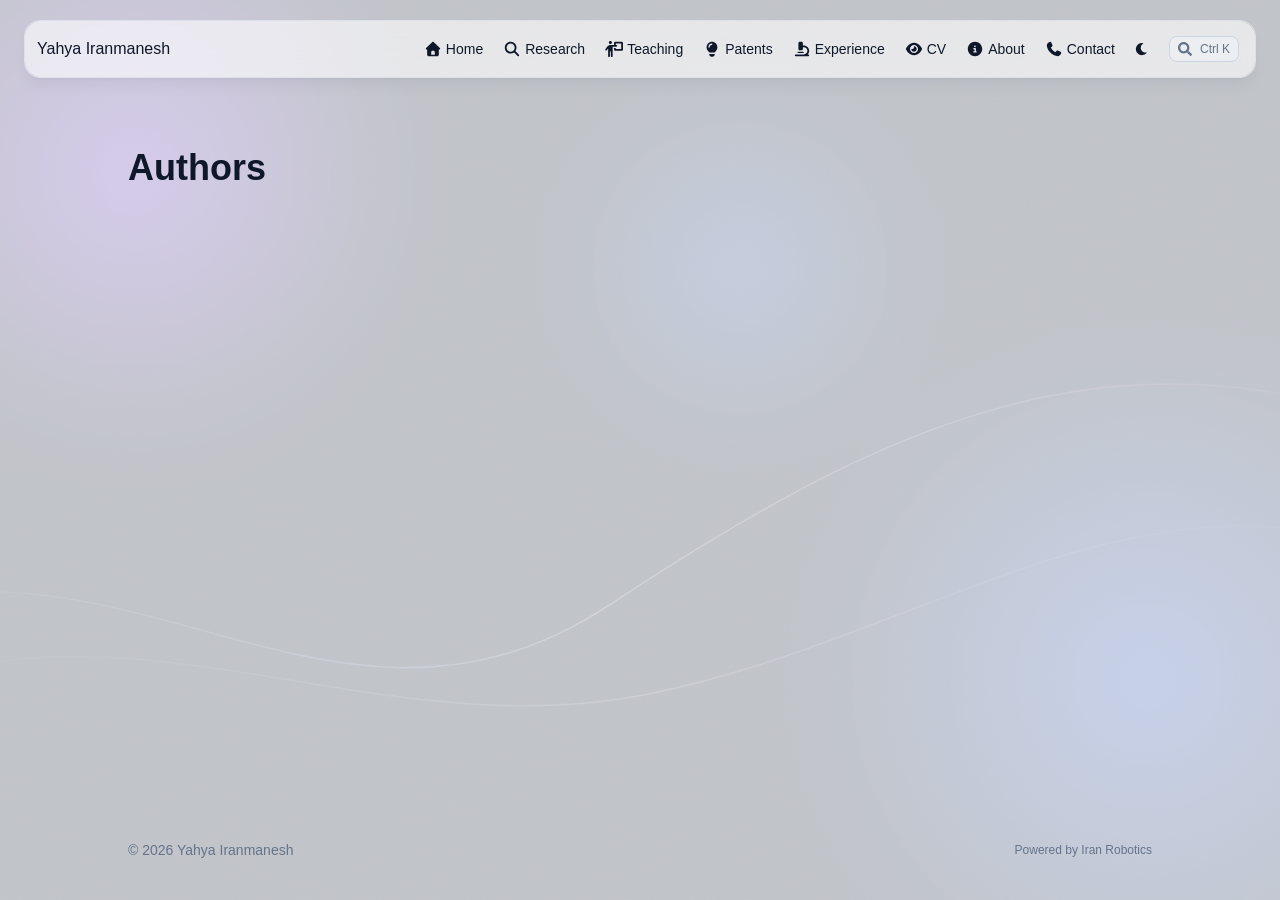
<file: authors/index.html>
<!doctype html><html lang=en dir=ltr class=scroll-smooth data-default-appearance=light data-auto-appearance=true><head><meta charset=utf-8><meta http-equiv=content-language content="en"><meta name=viewport content="width=device-width,initial-scale=1"><meta http-equiv=X-UA-Compatible content="ie=edge"><meta name=theme-color><title>Authors &#183; Yahya Iranmanesh</title><meta name=title content="Authors &#183; Yahya Iranmanesh"><link rel=canonical href=https://yahyairanmanesh.ir/authors/><link rel=alternate type=application/rss+xml href=/authors/index.xml title="Yahya Iranmanesh"><meta name=author content="Yahya Iranmanesh"><meta property="og:url" content="https://yahyairanmanesh.ir/authors/"><meta property="og:site_name" content="Yahya Iranmanesh"><meta property="og:title" content="Authors"><meta property="og:locale" content="en"><meta property="og:type" content="website"><meta name=twitter:card content="summary"><meta name=twitter:title content="Authors"><link type=text/css rel=stylesheet href=/css/main.bundle.min.css><script type=text/javascript src=/js/appearance.min.js></script><script defer src=/lib/zoom/zoom.min.umd.js></script><script defer src=/js/medium-zoom.js></script><script defer type=text/javascript id=script-bundle src=/js/main.bundle.min.js data-copy=Copy data-copied=Copied></script><link rel=apple-touch-icon sizes=180x180 href=/apple-touch-icon.png><link rel=icon type=image/png sizes=32x32 href=/favicon-32x32.png><link rel=icon type=image/png sizes=16x16 href=/favicon-16x16.png><link rel=manifest href=/site.webmanifest><script type=application/ld+json>[{"@context":"https://schema.org","@type":"Article","articleSection":"Authors","name":"Authors","headline":"Authors","inLanguage":"en","url":"https://yahyairanmanesh.ir/authors/","author":{"@type":"Person","name":"Yahya Iranmanesh","image":"https://yahyairanmanesh.ir/img/yahya.png"},"mainEntityOfPage":"https://yahyairanmanesh.ir/authors/","wordCount":0}]</script></head><body class="flex flex-col h-screen m-auto leading-7 max-w-7xl px-6 sm:px-14 md:px-24 lg:px-32 text-lg bg-neutral text-neutral-900 dark:bg-neutral-800 dark:text-neutral bf-scrollbar"><div id=the-top class="absolute flex self-center"><a class="px-3 py-1 text-sm -translate-y-8 rounded-b-lg bg-primary-200 focus:translate-y-0 dark:bg-neutral-600" href=#main-content><span class="font-bold text-primary-600 pe-2 dark:text-primary-400">&darr;</span>
Skip to main content</a></div><header><div class=min-h-32></div><div class="fixed inset-x-0 top-3 z-100 px-3 sm:top-5 sm:px-6"><div class="relative mx-auto max-w-7xl rounded-2xl border border-neutral-200/80 shadow-lg shadow-neutral-900/5 dark:border-neutral-700/80 [&_img.logo]:max-h-10 [&_img.logo]:max-w-10"><div class="absolute inset-0 -z-10 rounded-2xl bg-neutral/60 backdrop-blur-xl dark:bg-neutral-800/60"></div><div class=px-3><div class="main-menu flex items-center w-full gap-2 p-1 pl-0"><a href=/ class="text-base font-medium truncate min-w-0 shrink">Yahya Iranmanesh</a><div class="flex items-center ms-auto"><div class="hidden md:flex"><nav aria-label="Main menu" class="flex items-center gap-x-5 h-12"><a href=/ class="flex items-center bf-icon-color-hover" aria-label=Home title="Yahya Iranmanesh"><span class=mr-1><span class="relative block icon"><svg viewBox="0 0 640 640"><path fill="currentColor" d="M341.8 72.6c-12.3-11.4-31.3-11.4-43.5.0l-224 208C64.7 289.6 61.5 303.5 66.3 315.7S82.8 336 96 336h16V512c0 35.3 28.7 64 64 64H464c35.3.0 64-28.7 64-64V336h16C557.2 336 569 327.9 573.8 315.7 578.6 303.5 575.4 289.5 565.8 280.6l-224-208zM304 384h32c26.5.0 48 21.5 48 48v96H256V432c0-26.5 21.5-48 48-48z"/></svg></span>
</span><span class="text-sm font-medium break-normal">Home
</span></a><a href=/research/ class="flex items-center bf-icon-color-hover" aria-label=Research title=Research><span class=mr-1><span class="relative block icon"><svg viewBox="0 0 640 640"><path fill="currentColor" d="M480 272c0 45.9-14.9 88.3-40 122.7L566.6 521.4C579.1 533.9 579.1 554.2 566.6 566.7S533.8 579.2 521.3 566.7L394.7 440c-34.4 25.1-76.8 40-122.7 40-114.9.0-208-93.1-208-208C64 157.1 157.1 64 272 64s208 93.1 208 208zM272 416c79.5.0 144-64.5 144-144S351.5 128 272 128 128 192.5 128 272s64.5 144 144 144z"/></svg></span>
</span><span class="text-sm font-medium break-normal">Research
</span></a><a href=/teaching/ class="flex items-center bf-icon-color-hover" aria-label=Teaching title=Teaching><span class=mr-1><span class="relative block icon"><svg viewBox="0 0 640 640"><path fill="currentColor" d="M192 144c30.9.0 56-25.1 56-56 0-30.9-25.1-56-56-56s-56 25.1-56 56 25.1 56 56 56zM176 576V416C176 407.2 183.2 4e2 192 4e2S208 407.2 208 416V576c0 17.7 14.3 32 32 32s32-14.3 32-32V240H4e2c17.7.0 32-14.3 32-32s-14.3-32-32-32H384V128H576V320H384V288H320v48c0 26.5 21.5 48 48 48H592c26.5.0 48-21.5 48-48V112c0-26.5-21.5-48-48-48H368c-26.5.0-48 21.5-48 48v64H197.3c-45.6.0-88.5 21.6-115.6 58.2L14.3 324.9c-10.5 14.2-7.6 34.2 6.6 44.8C35.1 380.3 55.1 377.3 65.7 363.1L112 300.7V576c0 17.7 14.3 32 32 32s32-14.3 32-32z"/></svg></span>
</span><span class="text-sm font-medium break-normal">Teaching
</span></a><a href=/patents/ class="flex items-center bf-icon-color-hover" aria-label=Patents title=Patents><span class=mr-1><span class="relative block icon"><svg viewBox="0 0 640 640"><path fill="currentColor" d="M420.9 448C428.2 425.7 442.8 405.5 459.3 388.1 492 353.7 512 307.2 512 256c0-106-86-192-192-192S128 150 128 256c0 51.2 20 97.7 52.7 132.1 16.5 17.4 31.2 37.6 38.4 59.9H420.8zM416 496H224v16c0 44.2 35.8 80 80 80h32c44.2.0 80-35.8 80-80V496zM312 176c-39.8.0-72 32.2-72 72 0 13.3-10.7 24-24 24s-24-10.7-24-24c0-66.3 53.7-120 120-120 13.3.0 24 10.7 24 24s-10.7 24-24 24z"/></svg></span>
</span><span class="text-sm font-medium break-normal">Patents
</span></a><a href=/experience/ class="flex items-center bf-icon-color-hover" aria-label=Experience title="Professional Experience"><span class=mr-1><span class="relative block icon"><svg viewBox="0 0 640 640"><path fill="currentColor" d="M240 64c-26.5.0-48 21.5-48 48V320c0 26.5 21.5 48 48 48h64c26.5.0 48-21.5 48-48V256h32c70.7.0 128 57.3 128 128S454.7 512 384 512H96c-17.7.0-32 14.3-32 32s14.3 32 32 32H544c17.7.0 32-14.3 32-32s-14.3-32-32-32H527.1c30.4-34 48.9-78.8 48.9-128 0-106-86-192-192-192H352V112c0-26.5-21.5-48-48-48H240zM184 416c-13.3.0-24 10.7-24 24s10.7 24 24 24H360c13.3.0 24-10.7 24-24s-10.7-24-24-24H184z"/></svg></span>
</span><span class="text-sm font-medium break-normal">Experience
</span></a><a href=/cv/ class="flex items-center bf-icon-color-hover" aria-label=CV title="Curriculum Vitae"><span class=mr-1><span class="relative block icon"><svg viewBox="0 0 640 640"><path fill="currentColor" d="M320 96c-80.8.0-145.5 36.8-192.6 80.6-46.8 43.5-78.1 95.4-93 131.1C31.1 315.6 31.1 324.4 34.4 332.3c14.9 35.7 46.2 87.7 93 131.1C174.5 507.1 239.2 544 320 544s145.5-36.8 192.6-80.6c46.8-43.5 78.1-95.4 93-131.1C608.9 324.4 608.9 315.6 605.6 307.7c-14.9-35.7-46.2-87.7-93-131.1C465.5 132.9 400.8 96 320 96zM176 320c0-79.5 64.5-144 144-144s144 64.5 144 144-64.5 144-144 144-144-64.5-144-144zm144-64c0 35.3-28.7 64-64 64C244.5 320 233.7 317 224.3 311.6 223.3 322.5 224.2 333.7 227.2 344.8c13.7 51.2 66.4 81.6 117.6 67.9s81.6-66.4 67.9-117.6c-12.2-45.7-55.5-74.8-101.1-70.8C316.9 233.6 320 244.4 320 256z"/></svg></span>
</span><span class="text-sm font-medium break-normal">CV
</span></a><a href=/about/ class="flex items-center bf-icon-color-hover" aria-label=About title=About><span class=mr-1><span class="relative block icon"><svg viewBox="0 0 640 640"><path fill="currentColor" d="M320 576c141.4.0 256-114.6 256-256C576 178.6 461.4 64 320 64 178.6 64 64 178.6 64 320S178.6 576 320 576zM288 224c0-17.7 14.3-32 32-32s32 14.3 32 32-14.3 32-32 32-32-14.3-32-32zm-8 64h48c13.3.0 24 10.7 24 24v88h8c13.3.0 24 10.7 24 24s-10.7 24-24 24H280c-13.3.0-24-10.7-24-24s10.7-24 24-24h24V336H280c-13.3.0-24-10.7-24-24s10.7-24 24-24z"/></svg></span>
</span><span class="text-sm font-medium break-normal">About
</span></a><a href=/contact/ class="flex items-center bf-icon-color-hover" aria-label=Contact title=Contact><span class=mr-1><span class="relative block icon"><svg viewBox="0 0 640 640"><path fill="currentColor" d="M224.2 89C216.3 70.1 195.7 60.1 176.1 65.4l-5.5 1.5C106 84.5 50.8 147.1 66.9 223.3 104 398.3 241.7 536 416.7 573.1 493 589.3 555.5 534 573.1 469.4l1.5-5.5C580 444.2 569.9 423.6 551.1 415.8l-97.3-40.5C437.3 368.4 418.2 373.2 406.8 387.1l-38.6 47.2c-70.3-34.9-126.9-93.3-159.4-165l44.2-36c13.9-11.3 18.6-30.4 11.8-47L224.2 89z"/></svg></span>
</span><span class="text-sm font-medium break-normal">Contact</span></a><div class="flex items-center"><button id=appearance-switcher aria-label="Switch to dark appearance" type=button class="text-sm bf-icon-color-hover" title="Switch to dark appearance"><div class="flex items-center justify-center dark:hidden"><span class="relative block icon"><svg viewBox="0 0 512 512"><path fill="currentColor" d="M32 256C32 132.2 132.3 32 255.8 32c11.36.0 29.7 1.668 40.9 3.746 9.616 1.777 11.75 14.63 3.279 19.44C245 86.5 211.2 144.6 211.2 207.8c0 109.7 99.71 193 208.3 172.3 9.561-1.805 16.28 9.324 10.11 16.95C387.9 448.6 324.8 480 255.8 480 132.1 480 32 379.6 32 256z"/></svg></span></div><div class="items-center justify-center hidden dark:flex"><span class="relative block icon"><svg viewBox="0 0 512 512"><path fill="currentColor" d="M256 159.1c-53.02.0-95.1 42.98-95.1 95.1s41.2 96.9 95.1 96.9 95.1-42.98 95.1-95.1S309 159.1 256 159.1zM509.3 347l-63.2-91.9 63.15-91.01c6.332-9.125 1.104-21.74-9.826-23.72l-109-19.7-19.7-109c-1.975-10.93-14.59-16.16-23.72-9.824L256 65.89 164.1 2.736c-9.125-6.332-21.74-1.107-23.72 9.824L121.6 121.6 12.56 141.3C1.633 143.2-3.596 155.9 2.736 164.1L65.89 256 2.74 347.01c-6.332 9.125-1.105 21.74 9.824 23.72l109 19.7 19.7 109c1.975 10.93 14.59 16.16 23.72 9.824L256 446.1l91.01 63.15c9.127 6.334 21.75 1.107 23.72-9.822l19.7-109 109-19.7C510.4 368.8 515.6 356.1 509.3 347zM256 383.1c-70.69.0-127.1-57.31-127.1-127.1.0-70.69 57.31-127.1 127.1-127.1S383.1 186.2 383.1 256c0 70.7-56.4 127.1-127.1 127.1z"/></svg></span></div></button></div><button id=search-button aria-label="Search (/ or ⌘K)" class="flex items-center gap-2 rounded-lg border bf-border-color bf-border-color-hover bg-neutral-100/50 px-2 py-1 text-sm text-neutral-500 transition-colors hover:text-primary-600 dark:bg-neutral-800/50 dark:text-neutral-400 dark:hover:text-primary-400" title="Search (/ or ⌘K)">
<span class="relative block icon"><svg aria-hidden="true" focusable="false" data-prefix="fas" data-icon="search" class="svg-inline--fa fa-search fa-w-16" role="img" viewBox="0 0 512 512"><path fill="currentColor" d="M505 442.7 405.3 343c-4.5-4.5-10.6-7-17-7H372c27.6-35.3 44-79.7 44-128C416 93.1 322.9.0 208 0S0 93.1.0 208s93.1 208 208 208c48.3.0 92.7-16.4 128-44v16.3c0 6.4 2.5 12.5 7 17l99.7 99.7c9.4 9.4 24.6 9.4 33.9.0l28.3-28.3c9.4-9.4 9.4-24.6.1-34zM208 336c-70.7.0-128-57.2-128-128 0-70.7 57.2-128 128-128 70.7.0 128 57.2 128 128 0 70.7-57.2 128-128 128z"/></svg>
</span><kbd id=search-shortcut-hint class="pointer-events-none font-sans text-xs text-neutral-500 dark:text-neutral-400" aria-hidden=true>⌘K</kbd></button></nav></div><div class="flex md:hidden"><div class="mobile-header-row relative flex items-center h-14 gap-4"><button id=appearance-switcher-mobile type=button aria-label="Switch to dark appearance" title="Switch to dark appearance" class="flex items-center justify-center text-neutral-900 hover:text-primary-600 dark:text-neutral-200 dark:hover:text-primary-400"><div class=dark:hidden><span class="relative block icon"><svg viewBox="0 0 512 512"><path fill="currentColor" d="M32 256C32 132.2 132.3 32 255.8 32c11.36.0 29.7 1.668 40.9 3.746 9.616 1.777 11.75 14.63 3.279 19.44C245 86.5 211.2 144.6 211.2 207.8c0 109.7 99.71 193 208.3 172.3 9.561-1.805 16.28 9.324 10.11 16.95C387.9 448.6 324.8 480 255.8 480 132.1 480 32 379.6 32 256z"/></svg></span></div><div class="hidden dark:block"><span class="relative block icon"><svg viewBox="0 0 512 512"><path fill="currentColor" d="M256 159.1c-53.02.0-95.1 42.98-95.1 95.1s41.2 96.9 95.1 96.9 95.1-42.98 95.1-95.1S309 159.1 256 159.1zM509.3 347l-63.2-91.9 63.15-91.01c6.332-9.125 1.104-21.74-9.826-23.72l-109-19.7-19.7-109c-1.975-10.93-14.59-16.16-23.72-9.824L256 65.89 164.1 2.736c-9.125-6.332-21.74-1.107-23.72 9.824L121.6 121.6 12.56 141.3C1.633 143.2-3.596 155.9 2.736 164.1L65.89 256 2.74 347.01c-6.332 9.125-1.105 21.74 9.824 23.72l109 19.7 19.7 109c1.975 10.93 14.59 16.16 23.72 9.824L256 446.1l91.01 63.15c9.127 6.334 21.75 1.107 23.72-9.822l19.7-109 109-19.7C510.4 368.8 515.6 356.1 509.3 347zM256 383.1c-70.69.0-127.1-57.31-127.1-127.1.0-70.69 57.31-127.1 127.1-127.1S383.1 186.2 383.1 256c0 70.7-56.4 127.1-127.1 127.1z"/></svg></span></div></button>
<button id=search-button-mobile aria-label="Search (/ or ⌘K)" class="flex items-center justify-center bf-icon-color-hover" title="Search (/ or ⌘K)">
<span class="relative block icon"><svg aria-hidden="true" focusable="false" data-prefix="fas" data-icon="search" class="svg-inline--fa fa-search fa-w-16" role="img" viewBox="0 0 512 512"><path fill="currentColor" d="M505 442.7 405.3 343c-4.5-4.5-10.6-7-17-7H372c27.6-35.3 44-79.7 44-128C416 93.1 322.9.0 208 0S0 93.1.0 208s93.1 208 208 208c48.3.0 92.7-16.4 128-44v16.3c0 6.4 2.5 12.5 7 17l99.7 99.7c9.4 9.4 24.6 9.4 33.9.0l28.3-28.3c9.4-9.4 9.4-24.6.1-34zM208 336c-70.7.0-128-57.2-128-128 0-70.7 57.2-128 128-128 70.7.0 128 57.2 128 128 0 70.7-57.2 128-128 128z"/></svg>
</span></button>
<input type=checkbox id=mobile-menu-toggle autocomplete=off class="hidden peer">
<label for=mobile-menu-toggle tabindex=0 role=button aria-expanded=false aria-controls=mobile-menu-dialog aria-label="Main menu" class="flex items-center justify-center cursor-pointer bf-icon-color-hover"><span class="relative block icon"><svg viewBox="0 0 448 512"><path fill="currentColor" d="M0 96C0 78.33 14.33 64 32 64H416c17.7.0 32 14.33 32 32 0 17.7-14.3 32-32 32H32C14.33 128 0 113.7.0 96zM0 256c0-17.7 14.33-32 32-32H416c17.7.0 32 14.3 32 32s-14.3 32-32 32H32c-17.67.0-32-14.3-32-32zM416 448H32c-17.67.0-32-14.3-32-32s14.33-32 32-32H416c17.7.0 32 14.3 32 32s-14.3 32-32 32z"/></svg></span></label><div id=mobile-menu-dialog role=dialog aria-modal=true aria-label="Main menu" style=scrollbar-gutter:stable class="z-50 invisible overflow-y-auto opacity-0 transition-[opacity,visibility] duration-300 peer-checked:visible peer-checked:opacity-100
mobile-menu-style-dropdown absolute end-0 top-[calc(100%+0.75rem)] z-10 w-[min(22rem,calc(100vw-1.5rem))] rounded-2xl border border-neutral-200/80 bg-neutral/95 p-5 shadow-2xl shadow-neutral-900/20 dark:border-neutral-700/80 dark:bg-neutral-800/95
bf-scrollbar"><label for=mobile-menu-toggle tabindex=0 role=button aria-expanded=false aria-controls=mobile-menu-dialog class="absolute end-3 top-3 h-10 w-10 rounded-xl flex items-center justify-center cursor-pointer select-none bf-icon-color-hover border bf-border-color bf-border-color-hover bg-neutral-50 dark:bg-neutral-900"><span class=sr-only>Close menu</span>
<span class="relative block icon"><svg viewBox="0 0 320 512"><path fill="currentColor" d="M310.6 361.4c12.5 12.5 12.5 32.75.0 45.25C304.4 412.9 296.2 416 288 416s-16.38-3.125-22.62-9.375L160 301.3 54.63 406.6C48.38 412.9 40.19 416 32 416S15.63 412.9 9.375 406.6c-12.5-12.5-12.5-32.75.0-45.25l105.4-105.4L9.375 150.6c-12.5-12.5-12.5-32.75.0-45.25s32.75-12.5 45.25.0L160 210.8l105.4-105.4c12.5-12.5 32.75-12.5 45.25.0s12.5 32.75.0 45.25l-105.4 105.4L310.6 361.4z"/></svg></span></label><nav aria-label="Mobile menu" class="mt-10 space-y-3"><div class=px-2><div class="flex items-center gap-4"><a href=/ aria-label=Home class="flex grow items-center gap-4 group bf-icon-color-hover text-neutral-700 dark:text-neutral-200"><span class="flex items-center justify-center h-8 w-8 text-2xl"><span class="relative block icon"><svg viewBox="0 0 640 640"><path fill="currentColor" d="M341.8 72.6c-12.3-11.4-31.3-11.4-43.5.0l-224 208C64.7 289.6 61.5 303.5 66.3 315.7S82.8 336 96 336h16V512c0 35.3 28.7 64 64 64H464c35.3.0 64-28.7 64-64V336h16C557.2 336 569 327.9 573.8 315.7 578.6 303.5 575.4 289.5 565.8 280.6l-224-208zM304 384h32c26.5.0 48 21.5 48 48v96H256V432c0-26.5 21.5-48 48-48z"/></svg></span>
</span><span title="Yahya Iranmanesh" class="text-2xl font-bold tracking-tight">Home</span></a></div></div><div class=px-2><div class="flex items-center gap-4"><a href=/research/ aria-label=Research class="flex grow items-center gap-4 group bf-icon-color-hover text-neutral-700 dark:text-neutral-200"><span class="flex items-center justify-center h-8 w-8 text-2xl"><span class="relative block icon"><svg viewBox="0 0 640 640"><path fill="currentColor" d="M480 272c0 45.9-14.9 88.3-40 122.7L566.6 521.4C579.1 533.9 579.1 554.2 566.6 566.7S533.8 579.2 521.3 566.7L394.7 440c-34.4 25.1-76.8 40-122.7 40-114.9.0-208-93.1-208-208C64 157.1 157.1 64 272 64s208 93.1 208 208zM272 416c79.5.0 144-64.5 144-144S351.5 128 272 128 128 192.5 128 272s64.5 144 144 144z"/></svg></span>
</span><span title=Research class="text-2xl font-bold tracking-tight">Research</span></a></div></div><div class=px-2><div class="flex items-center gap-4"><a href=/teaching/ aria-label=Teaching class="flex grow items-center gap-4 group bf-icon-color-hover text-neutral-700 dark:text-neutral-200"><span class="flex items-center justify-center h-8 w-8 text-2xl"><span class="relative block icon"><svg viewBox="0 0 640 640"><path fill="currentColor" d="M192 144c30.9.0 56-25.1 56-56 0-30.9-25.1-56-56-56s-56 25.1-56 56 25.1 56 56 56zM176 576V416C176 407.2 183.2 4e2 192 4e2S208 407.2 208 416V576c0 17.7 14.3 32 32 32s32-14.3 32-32V240H4e2c17.7.0 32-14.3 32-32s-14.3-32-32-32H384V128H576V320H384V288H320v48c0 26.5 21.5 48 48 48H592c26.5.0 48-21.5 48-48V112c0-26.5-21.5-48-48-48H368c-26.5.0-48 21.5-48 48v64H197.3c-45.6.0-88.5 21.6-115.6 58.2L14.3 324.9c-10.5 14.2-7.6 34.2 6.6 44.8C35.1 380.3 55.1 377.3 65.7 363.1L112 300.7V576c0 17.7 14.3 32 32 32s32-14.3 32-32z"/></svg></span>
</span><span title=Teaching class="text-2xl font-bold tracking-tight">Teaching</span></a></div></div><div class=px-2><div class="flex items-center gap-4"><a href=/patents/ aria-label=Patents class="flex grow items-center gap-4 group bf-icon-color-hover text-neutral-700 dark:text-neutral-200"><span class="flex items-center justify-center h-8 w-8 text-2xl"><span class="relative block icon"><svg viewBox="0 0 640 640"><path fill="currentColor" d="M420.9 448C428.2 425.7 442.8 405.5 459.3 388.1 492 353.7 512 307.2 512 256c0-106-86-192-192-192S128 150 128 256c0 51.2 20 97.7 52.7 132.1 16.5 17.4 31.2 37.6 38.4 59.9H420.8zM416 496H224v16c0 44.2 35.8 80 80 80h32c44.2.0 80-35.8 80-80V496zM312 176c-39.8.0-72 32.2-72 72 0 13.3-10.7 24-24 24s-24-10.7-24-24c0-66.3 53.7-120 120-120 13.3.0 24 10.7 24 24s-10.7 24-24 24z"/></svg></span>
</span><span title=Patents class="text-2xl font-bold tracking-tight">Patents</span></a></div></div><div class=px-2><div class="flex items-center gap-4"><a href=/experience/ aria-label=Experience class="flex grow items-center gap-4 group bf-icon-color-hover text-neutral-700 dark:text-neutral-200"><span class="flex items-center justify-center h-8 w-8 text-2xl"><span class="relative block icon"><svg viewBox="0 0 640 640"><path fill="currentColor" d="M240 64c-26.5.0-48 21.5-48 48V320c0 26.5 21.5 48 48 48h64c26.5.0 48-21.5 48-48V256h32c70.7.0 128 57.3 128 128S454.7 512 384 512H96c-17.7.0-32 14.3-32 32s14.3 32 32 32H544c17.7.0 32-14.3 32-32s-14.3-32-32-32H527.1c30.4-34 48.9-78.8 48.9-128 0-106-86-192-192-192H352V112c0-26.5-21.5-48-48-48H240zM184 416c-13.3.0-24 10.7-24 24s10.7 24 24 24H360c13.3.0 24-10.7 24-24s-10.7-24-24-24H184z"/></svg></span>
</span><span title="Professional Experience" class="text-2xl font-bold tracking-tight">Experience</span></a></div></div><div class=px-2><div class="flex items-center gap-4"><a href=/cv/ aria-label=CV class="flex grow items-center gap-4 group bf-icon-color-hover text-neutral-700 dark:text-neutral-200"><span class="flex items-center justify-center h-8 w-8 text-2xl"><span class="relative block icon"><svg viewBox="0 0 640 640"><path fill="currentColor" d="M320 96c-80.8.0-145.5 36.8-192.6 80.6-46.8 43.5-78.1 95.4-93 131.1C31.1 315.6 31.1 324.4 34.4 332.3c14.9 35.7 46.2 87.7 93 131.1C174.5 507.1 239.2 544 320 544s145.5-36.8 192.6-80.6c46.8-43.5 78.1-95.4 93-131.1C608.9 324.4 608.9 315.6 605.6 307.7c-14.9-35.7-46.2-87.7-93-131.1C465.5 132.9 400.8 96 320 96zM176 320c0-79.5 64.5-144 144-144s144 64.5 144 144-64.5 144-144 144-144-64.5-144-144zm144-64c0 35.3-28.7 64-64 64C244.5 320 233.7 317 224.3 311.6 223.3 322.5 224.2 333.7 227.2 344.8c13.7 51.2 66.4 81.6 117.6 67.9s81.6-66.4 67.9-117.6c-12.2-45.7-55.5-74.8-101.1-70.8C316.9 233.6 320 244.4 320 256z"/></svg></span>
</span><span title="Curriculum Vitae" class="text-2xl font-bold tracking-tight">CV</span></a></div></div><div class=px-2><div class="flex items-center gap-4"><a href=/about/ aria-label=About class="flex grow items-center gap-4 group bf-icon-color-hover text-neutral-700 dark:text-neutral-200"><span class="flex items-center justify-center h-8 w-8 text-2xl"><span class="relative block icon"><svg viewBox="0 0 640 640"><path fill="currentColor" d="M320 576c141.4.0 256-114.6 256-256C576 178.6 461.4 64 320 64 178.6 64 64 178.6 64 320S178.6 576 320 576zM288 224c0-17.7 14.3-32 32-32s32 14.3 32 32-14.3 32-32 32-32-14.3-32-32zm-8 64h48c13.3.0 24 10.7 24 24v88h8c13.3.0 24 10.7 24 24s-10.7 24-24 24H280c-13.3.0-24-10.7-24-24s10.7-24 24-24h24V336H280c-13.3.0-24-10.7-24-24s10.7-24 24-24z"/></svg></span>
</span><span title=About class="text-2xl font-bold tracking-tight">About</span></a></div></div><div class=px-2><div class="flex items-center gap-4"><a href=/contact/ aria-label=Contact class="flex grow items-center gap-4 group bf-icon-color-hover text-neutral-700 dark:text-neutral-200"><span class="flex items-center justify-center h-8 w-8 text-2xl"><span class="relative block icon"><svg viewBox="0 0 640 640"><path fill="currentColor" d="M224.2 89C216.3 70.1 195.7 60.1 176.1 65.4l-5.5 1.5C106 84.5 50.8 147.1 66.9 223.3 104 398.3 241.7 536 416.7 573.1 493 589.3 555.5 534 573.1 469.4l1.5-5.5C580 444.2 569.9 423.6 551.1 415.8l-97.3-40.5C437.3 368.4 418.2 373.2 406.8 387.1l-38.6 47.2c-70.3-34.9-126.9-93.3-159.4-165l44.2-36c13.9-11.3 18.6-30.4 11.8-47L224.2 89z"/></svg></span>
</span><span title=Contact class="text-2xl font-bold tracking-tight">Contact</span></a></div></div></nav></div></div></div></div></div></div></div></div></header><div class="relative flex flex-col grow"><main id=main-content class=grow><header class=mt-5><h1 class="mt-5 text-4xl font-extrabold text-neutral-900 dark:text-neutral">Authors</h1><div class="mt-1 mb-2 text-base text-neutral-500 dark:text-neutral-400 print:hidden"><div class="flex flex-row flex-wrap items-center"></div></div></header><section class="mt-6 flex max-w-prose flex-wrap gap-2"></section><div id=scroll-to-top class="fixed bottom-6 end-6 z-50 transform translate-y-4 opacity-0 duration-200"><a href=#the-top class="pointer-events-auto flex h-12 w-12 items-center justify-center rounded-full bg-neutral/50 text-xl text-neutral-700 hover:text-primary-600 dark:bg-neutral-800/50 dark:text-neutral dark:hover:text-primary-400" aria-label="Scroll to top" title="Scroll to top">&uarr;</a></div></main><footer id=site-footer class="py-10 print:hidden"><div class="flex items-center justify-between"><p class="text-sm text-neutral-500 dark:text-neutral-400">&copy;
2026
Yahya Iranmanesh</p><p class="text-xs text-neutral-500 dark:text-neutral-400">Powered by <a class="hover:underline hover:decoration-primary-400 hover:text-primary-500" href=https://www.iranrobotics.com/ target=_blank rel="noopener noreferrer">Iran Robotics</a></p></div></footer><div id=search-wrapper role=dialog aria-modal=true aria-label=Search class="invisible fixed inset-0 flex h-screen w-screen cursor-default flex-col bg-neutral-500/50 p-4 backdrop-blur-sm dark:bg-neutral-900/50 sm:p-6 md:p-[10vh] lg:p-[12vh] z-500" data-url=/><div id=search-modal class="flex flex-col w-full max-w-3xl min-h-0 mx-auto border rounded-md shadow-lg top-20 border-neutral-200 bg-neutral dark:border-neutral-700 dark:bg-neutral-800"><header class="relative z-10 flex items-center justify-between flex-none px-2"><form class="flex items-center flex-auto min-w-0"><div class="flex items-center justify-center w-8 h-8 text-neutral-400"><span class="relative block icon"><svg aria-hidden="true" focusable="false" data-prefix="fas" data-icon="search" class="svg-inline--fa fa-search fa-w-16" role="img" viewBox="0 0 512 512"><path fill="currentColor" d="M505 442.7 405.3 343c-4.5-4.5-10.6-7-17-7H372c27.6-35.3 44-79.7 44-128C416 93.1 322.9.0 208 0S0 93.1.0 208s93.1 208 208 208c48.3.0 92.7-16.4 128-44v16.3c0 6.4 2.5 12.5 7 17l99.7 99.7c9.4 9.4 24.6 9.4 33.9.0l28.3-28.3c9.4-9.4 9.4-24.6.1-34zM208 336c-70.7.0-128-57.2-128-128 0-70.7 57.2-128 128-128 70.7.0 128 57.2 128 128 0 70.7-57.2 128-128 128z"/></svg></span></div><input type=search id=search-query aria-label=Search class="flex flex-auto h-12 mx-1 bg-transparent appearance-none focus:outline-dotted focus:outline-2 focus:outline-transparent" placeholder=Search tabindex=0></form><button id=close-search-button class="flex items-center justify-center w-8 h-8 text-neutral-700 hover:text-primary-600 dark:text-neutral dark:hover:text-primary-400" title="Close (Esc)">
<span class="relative block icon"><svg viewBox="0 0 320 512"><path fill="currentColor" d="M310.6 361.4c12.5 12.5 12.5 32.75.0 45.25C304.4 412.9 296.2 416 288 416s-16.38-3.125-22.62-9.375L160 301.3 54.63 406.6C48.38 412.9 40.19 416 32 416S15.63 412.9 9.375 406.6c-12.5-12.5-12.5-32.75.0-45.25l105.4-105.4L9.375 150.6c-12.5-12.5-12.5-32.75.0-45.25s32.75-12.5 45.25.0L160 210.8l105.4-105.4c12.5-12.5 32.75-12.5 45.25.0s12.5 32.75.0 45.25l-105.4 105.4L310.6 361.4z"/></svg></span></button></header><section class="flex-auto px-2 overflow-auto"><ul id=search-results></ul></section></div></div></div><div id=background-canvas aria-hidden=true class="pointer-events-none fixed inset-0 -z-20"><img src=/img/site-background.svg role=presentation loading=eager decoding=async class="nozoom h-full w-full object-cover"><div class="absolute inset-0 bg-neutral/75 dark:bg-neutral-800/60"></div></div></body></html>
</file>
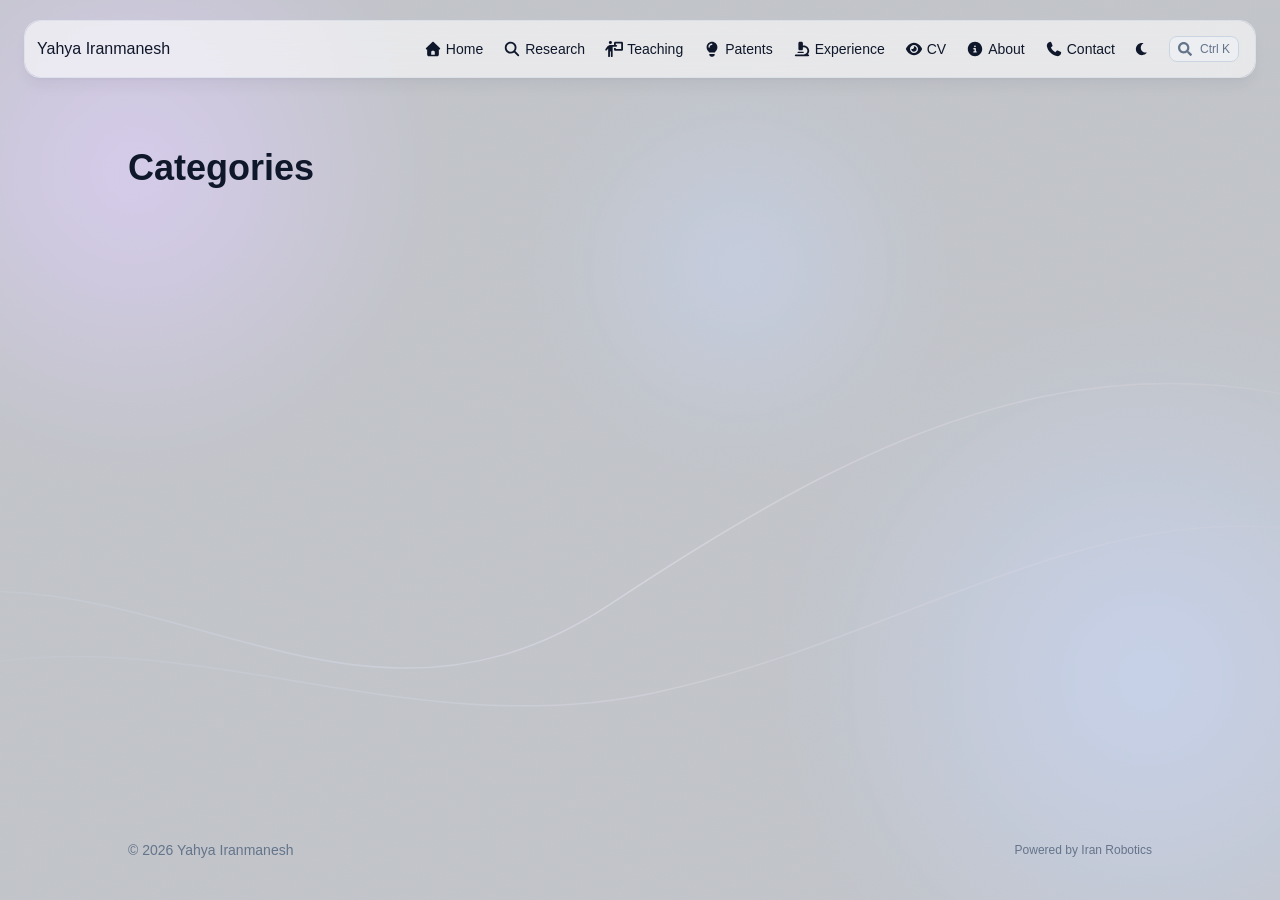
<file: categories/index.html>
<!doctype html><html lang=en dir=ltr class=scroll-smooth data-default-appearance=light data-auto-appearance=true><head><meta charset=utf-8><meta http-equiv=content-language content="en"><meta name=viewport content="width=device-width,initial-scale=1"><meta http-equiv=X-UA-Compatible content="ie=edge"><meta name=theme-color><title>Categories &#183; Yahya Iranmanesh</title><meta name=title content="Categories &#183; Yahya Iranmanesh"><link rel=canonical href=https://yahyairanmanesh.ir/categories/><link rel=alternate type=application/rss+xml href=/categories/index.xml title="Yahya Iranmanesh"><meta name=author content="Yahya Iranmanesh"><meta property="og:url" content="https://yahyairanmanesh.ir/categories/"><meta property="og:site_name" content="Yahya Iranmanesh"><meta property="og:title" content="Categories"><meta property="og:locale" content="en"><meta property="og:type" content="website"><meta name=twitter:card content="summary"><meta name=twitter:title content="Categories"><link type=text/css rel=stylesheet href=/css/main.bundle.min.css><script type=text/javascript src=/js/appearance.min.js></script><script defer src=/lib/zoom/zoom.min.umd.js></script><script defer src=/js/medium-zoom.js></script><script defer type=text/javascript id=script-bundle src=/js/main.bundle.min.js data-copy=Copy data-copied=Copied></script><link rel=apple-touch-icon sizes=180x180 href=/apple-touch-icon.png><link rel=icon type=image/png sizes=32x32 href=/favicon-32x32.png><link rel=icon type=image/png sizes=16x16 href=/favicon-16x16.png><link rel=manifest href=/site.webmanifest><script type=application/ld+json>[{"@context":"https://schema.org","@type":"Article","articleSection":"Categories","name":"Categories","headline":"Categories","inLanguage":"en","url":"https://yahyairanmanesh.ir/categories/","author":{"@type":"Person","name":"Yahya Iranmanesh","image":"https://yahyairanmanesh.ir/img/yahya.png"},"mainEntityOfPage":"https://yahyairanmanesh.ir/categories/","wordCount":0}]</script></head><body class="flex flex-col h-screen m-auto leading-7 max-w-7xl px-6 sm:px-14 md:px-24 lg:px-32 text-lg bg-neutral text-neutral-900 dark:bg-neutral-800 dark:text-neutral bf-scrollbar"><div id=the-top class="absolute flex self-center"><a class="px-3 py-1 text-sm -translate-y-8 rounded-b-lg bg-primary-200 focus:translate-y-0 dark:bg-neutral-600" href=#main-content><span class="font-bold text-primary-600 pe-2 dark:text-primary-400">&darr;</span>
Skip to main content</a></div><header><div class=min-h-32></div><div class="fixed inset-x-0 top-3 z-100 px-3 sm:top-5 sm:px-6"><div class="relative mx-auto max-w-7xl rounded-2xl border border-neutral-200/80 shadow-lg shadow-neutral-900/5 dark:border-neutral-700/80 [&_img.logo]:max-h-10 [&_img.logo]:max-w-10"><div class="absolute inset-0 -z-10 rounded-2xl bg-neutral/60 backdrop-blur-xl dark:bg-neutral-800/60"></div><div class=px-3><div class="main-menu flex items-center w-full gap-2 p-1 pl-0"><a href=/ class="text-base font-medium truncate min-w-0 shrink">Yahya Iranmanesh</a><div class="flex items-center ms-auto"><div class="hidden md:flex"><nav aria-label="Main menu" class="flex items-center gap-x-5 h-12"><a href=/ class="flex items-center bf-icon-color-hover" aria-label=Home title="Yahya Iranmanesh"><span class=mr-1><span class="relative block icon"><svg viewBox="0 0 640 640"><path fill="currentColor" d="M341.8 72.6c-12.3-11.4-31.3-11.4-43.5.0l-224 208C64.7 289.6 61.5 303.5 66.3 315.7S82.8 336 96 336h16V512c0 35.3 28.7 64 64 64H464c35.3.0 64-28.7 64-64V336h16C557.2 336 569 327.9 573.8 315.7 578.6 303.5 575.4 289.5 565.8 280.6l-224-208zM304 384h32c26.5.0 48 21.5 48 48v96H256V432c0-26.5 21.5-48 48-48z"/></svg></span>
</span><span class="text-sm font-medium break-normal">Home
</span></a><a href=/research/ class="flex items-center bf-icon-color-hover" aria-label=Research title=Research><span class=mr-1><span class="relative block icon"><svg viewBox="0 0 640 640"><path fill="currentColor" d="M480 272c0 45.9-14.9 88.3-40 122.7L566.6 521.4C579.1 533.9 579.1 554.2 566.6 566.7S533.8 579.2 521.3 566.7L394.7 440c-34.4 25.1-76.8 40-122.7 40-114.9.0-208-93.1-208-208C64 157.1 157.1 64 272 64s208 93.1 208 208zM272 416c79.5.0 144-64.5 144-144S351.5 128 272 128 128 192.5 128 272s64.5 144 144 144z"/></svg></span>
</span><span class="text-sm font-medium break-normal">Research
</span></a><a href=/teaching/ class="flex items-center bf-icon-color-hover" aria-label=Teaching title=Teaching><span class=mr-1><span class="relative block icon"><svg viewBox="0 0 640 640"><path fill="currentColor" d="M192 144c30.9.0 56-25.1 56-56 0-30.9-25.1-56-56-56s-56 25.1-56 56 25.1 56 56 56zM176 576V416C176 407.2 183.2 4e2 192 4e2S208 407.2 208 416V576c0 17.7 14.3 32 32 32s32-14.3 32-32V240H4e2c17.7.0 32-14.3 32-32s-14.3-32-32-32H384V128H576V320H384V288H320v48c0 26.5 21.5 48 48 48H592c26.5.0 48-21.5 48-48V112c0-26.5-21.5-48-48-48H368c-26.5.0-48 21.5-48 48v64H197.3c-45.6.0-88.5 21.6-115.6 58.2L14.3 324.9c-10.5 14.2-7.6 34.2 6.6 44.8C35.1 380.3 55.1 377.3 65.7 363.1L112 300.7V576c0 17.7 14.3 32 32 32s32-14.3 32-32z"/></svg></span>
</span><span class="text-sm font-medium break-normal">Teaching
</span></a><a href=/patents/ class="flex items-center bf-icon-color-hover" aria-label=Patents title=Patents><span class=mr-1><span class="relative block icon"><svg viewBox="0 0 640 640"><path fill="currentColor" d="M420.9 448C428.2 425.7 442.8 405.5 459.3 388.1 492 353.7 512 307.2 512 256c0-106-86-192-192-192S128 150 128 256c0 51.2 20 97.7 52.7 132.1 16.5 17.4 31.2 37.6 38.4 59.9H420.8zM416 496H224v16c0 44.2 35.8 80 80 80h32c44.2.0 80-35.8 80-80V496zM312 176c-39.8.0-72 32.2-72 72 0 13.3-10.7 24-24 24s-24-10.7-24-24c0-66.3 53.7-120 120-120 13.3.0 24 10.7 24 24s-10.7 24-24 24z"/></svg></span>
</span><span class="text-sm font-medium break-normal">Patents
</span></a><a href=/experience/ class="flex items-center bf-icon-color-hover" aria-label=Experience title="Professional Experience"><span class=mr-1><span class="relative block icon"><svg viewBox="0 0 640 640"><path fill="currentColor" d="M240 64c-26.5.0-48 21.5-48 48V320c0 26.5 21.5 48 48 48h64c26.5.0 48-21.5 48-48V256h32c70.7.0 128 57.3 128 128S454.7 512 384 512H96c-17.7.0-32 14.3-32 32s14.3 32 32 32H544c17.7.0 32-14.3 32-32s-14.3-32-32-32H527.1c30.4-34 48.9-78.8 48.9-128 0-106-86-192-192-192H352V112c0-26.5-21.5-48-48-48H240zM184 416c-13.3.0-24 10.7-24 24s10.7 24 24 24H360c13.3.0 24-10.7 24-24s-10.7-24-24-24H184z"/></svg></span>
</span><span class="text-sm font-medium break-normal">Experience
</span></a><a href=/cv/ class="flex items-center bf-icon-color-hover" aria-label=CV title="Curriculum Vitae"><span class=mr-1><span class="relative block icon"><svg viewBox="0 0 640 640"><path fill="currentColor" d="M320 96c-80.8.0-145.5 36.8-192.6 80.6-46.8 43.5-78.1 95.4-93 131.1C31.1 315.6 31.1 324.4 34.4 332.3c14.9 35.7 46.2 87.7 93 131.1C174.5 507.1 239.2 544 320 544s145.5-36.8 192.6-80.6c46.8-43.5 78.1-95.4 93-131.1C608.9 324.4 608.9 315.6 605.6 307.7c-14.9-35.7-46.2-87.7-93-131.1C465.5 132.9 400.8 96 320 96zM176 320c0-79.5 64.5-144 144-144s144 64.5 144 144-64.5 144-144 144-144-64.5-144-144zm144-64c0 35.3-28.7 64-64 64C244.5 320 233.7 317 224.3 311.6 223.3 322.5 224.2 333.7 227.2 344.8c13.7 51.2 66.4 81.6 117.6 67.9s81.6-66.4 67.9-117.6c-12.2-45.7-55.5-74.8-101.1-70.8C316.9 233.6 320 244.4 320 256z"/></svg></span>
</span><span class="text-sm font-medium break-normal">CV
</span></a><a href=/about/ class="flex items-center bf-icon-color-hover" aria-label=About title=About><span class=mr-1><span class="relative block icon"><svg viewBox="0 0 640 640"><path fill="currentColor" d="M320 576c141.4.0 256-114.6 256-256C576 178.6 461.4 64 320 64 178.6 64 64 178.6 64 320S178.6 576 320 576zM288 224c0-17.7 14.3-32 32-32s32 14.3 32 32-14.3 32-32 32-32-14.3-32-32zm-8 64h48c13.3.0 24 10.7 24 24v88h8c13.3.0 24 10.7 24 24s-10.7 24-24 24H280c-13.3.0-24-10.7-24-24s10.7-24 24-24h24V336H280c-13.3.0-24-10.7-24-24s10.7-24 24-24z"/></svg></span>
</span><span class="text-sm font-medium break-normal">About
</span></a><a href=/contact/ class="flex items-center bf-icon-color-hover" aria-label=Contact title=Contact><span class=mr-1><span class="relative block icon"><svg viewBox="0 0 640 640"><path fill="currentColor" d="M224.2 89C216.3 70.1 195.7 60.1 176.1 65.4l-5.5 1.5C106 84.5 50.8 147.1 66.9 223.3 104 398.3 241.7 536 416.7 573.1 493 589.3 555.5 534 573.1 469.4l1.5-5.5C580 444.2 569.9 423.6 551.1 415.8l-97.3-40.5C437.3 368.4 418.2 373.2 406.8 387.1l-38.6 47.2c-70.3-34.9-126.9-93.3-159.4-165l44.2-36c13.9-11.3 18.6-30.4 11.8-47L224.2 89z"/></svg></span>
</span><span class="text-sm font-medium break-normal">Contact</span></a><div class="flex items-center"><button id=appearance-switcher aria-label="Switch to dark appearance" type=button class="text-sm bf-icon-color-hover" title="Switch to dark appearance"><div class="flex items-center justify-center dark:hidden"><span class="relative block icon"><svg viewBox="0 0 512 512"><path fill="currentColor" d="M32 256C32 132.2 132.3 32 255.8 32c11.36.0 29.7 1.668 40.9 3.746 9.616 1.777 11.75 14.63 3.279 19.44C245 86.5 211.2 144.6 211.2 207.8c0 109.7 99.71 193 208.3 172.3 9.561-1.805 16.28 9.324 10.11 16.95C387.9 448.6 324.8 480 255.8 480 132.1 480 32 379.6 32 256z"/></svg></span></div><div class="items-center justify-center hidden dark:flex"><span class="relative block icon"><svg viewBox="0 0 512 512"><path fill="currentColor" d="M256 159.1c-53.02.0-95.1 42.98-95.1 95.1s41.2 96.9 95.1 96.9 95.1-42.98 95.1-95.1S309 159.1 256 159.1zM509.3 347l-63.2-91.9 63.15-91.01c6.332-9.125 1.104-21.74-9.826-23.72l-109-19.7-19.7-109c-1.975-10.93-14.59-16.16-23.72-9.824L256 65.89 164.1 2.736c-9.125-6.332-21.74-1.107-23.72 9.824L121.6 121.6 12.56 141.3C1.633 143.2-3.596 155.9 2.736 164.1L65.89 256 2.74 347.01c-6.332 9.125-1.105 21.74 9.824 23.72l109 19.7 19.7 109c1.975 10.93 14.59 16.16 23.72 9.824L256 446.1l91.01 63.15c9.127 6.334 21.75 1.107 23.72-9.822l19.7-109 109-19.7C510.4 368.8 515.6 356.1 509.3 347zM256 383.1c-70.69.0-127.1-57.31-127.1-127.1.0-70.69 57.31-127.1 127.1-127.1S383.1 186.2 383.1 256c0 70.7-56.4 127.1-127.1 127.1z"/></svg></span></div></button></div><button id=search-button aria-label="Search (/ or ⌘K)" class="flex items-center gap-2 rounded-lg border bf-border-color bf-border-color-hover bg-neutral-100/50 px-2 py-1 text-sm text-neutral-500 transition-colors hover:text-primary-600 dark:bg-neutral-800/50 dark:text-neutral-400 dark:hover:text-primary-400" title="Search (/ or ⌘K)">
<span class="relative block icon"><svg aria-hidden="true" focusable="false" data-prefix="fas" data-icon="search" class="svg-inline--fa fa-search fa-w-16" role="img" viewBox="0 0 512 512"><path fill="currentColor" d="M505 442.7 405.3 343c-4.5-4.5-10.6-7-17-7H372c27.6-35.3 44-79.7 44-128C416 93.1 322.9.0 208 0S0 93.1.0 208s93.1 208 208 208c48.3.0 92.7-16.4 128-44v16.3c0 6.4 2.5 12.5 7 17l99.7 99.7c9.4 9.4 24.6 9.4 33.9.0l28.3-28.3c9.4-9.4 9.4-24.6.1-34zM208 336c-70.7.0-128-57.2-128-128 0-70.7 57.2-128 128-128 70.7.0 128 57.2 128 128 0 70.7-57.2 128-128 128z"/></svg>
</span><kbd id=search-shortcut-hint class="pointer-events-none font-sans text-xs text-neutral-500 dark:text-neutral-400" aria-hidden=true>⌘K</kbd></button></nav></div><div class="flex md:hidden"><div class="mobile-header-row relative flex items-center h-14 gap-4"><button id=appearance-switcher-mobile type=button aria-label="Switch to dark appearance" title="Switch to dark appearance" class="flex items-center justify-center text-neutral-900 hover:text-primary-600 dark:text-neutral-200 dark:hover:text-primary-400"><div class=dark:hidden><span class="relative block icon"><svg viewBox="0 0 512 512"><path fill="currentColor" d="M32 256C32 132.2 132.3 32 255.8 32c11.36.0 29.7 1.668 40.9 3.746 9.616 1.777 11.75 14.63 3.279 19.44C245 86.5 211.2 144.6 211.2 207.8c0 109.7 99.71 193 208.3 172.3 9.561-1.805 16.28 9.324 10.11 16.95C387.9 448.6 324.8 480 255.8 480 132.1 480 32 379.6 32 256z"/></svg></span></div><div class="hidden dark:block"><span class="relative block icon"><svg viewBox="0 0 512 512"><path fill="currentColor" d="M256 159.1c-53.02.0-95.1 42.98-95.1 95.1s41.2 96.9 95.1 96.9 95.1-42.98 95.1-95.1S309 159.1 256 159.1zM509.3 347l-63.2-91.9 63.15-91.01c6.332-9.125 1.104-21.74-9.826-23.72l-109-19.7-19.7-109c-1.975-10.93-14.59-16.16-23.72-9.824L256 65.89 164.1 2.736c-9.125-6.332-21.74-1.107-23.72 9.824L121.6 121.6 12.56 141.3C1.633 143.2-3.596 155.9 2.736 164.1L65.89 256 2.74 347.01c-6.332 9.125-1.105 21.74 9.824 23.72l109 19.7 19.7 109c1.975 10.93 14.59 16.16 23.72 9.824L256 446.1l91.01 63.15c9.127 6.334 21.75 1.107 23.72-9.822l19.7-109 109-19.7C510.4 368.8 515.6 356.1 509.3 347zM256 383.1c-70.69.0-127.1-57.31-127.1-127.1.0-70.69 57.31-127.1 127.1-127.1S383.1 186.2 383.1 256c0 70.7-56.4 127.1-127.1 127.1z"/></svg></span></div></button>
<button id=search-button-mobile aria-label="Search (/ or ⌘K)" class="flex items-center justify-center bf-icon-color-hover" title="Search (/ or ⌘K)">
<span class="relative block icon"><svg aria-hidden="true" focusable="false" data-prefix="fas" data-icon="search" class="svg-inline--fa fa-search fa-w-16" role="img" viewBox="0 0 512 512"><path fill="currentColor" d="M505 442.7 405.3 343c-4.5-4.5-10.6-7-17-7H372c27.6-35.3 44-79.7 44-128C416 93.1 322.9.0 208 0S0 93.1.0 208s93.1 208 208 208c48.3.0 92.7-16.4 128-44v16.3c0 6.4 2.5 12.5 7 17l99.7 99.7c9.4 9.4 24.6 9.4 33.9.0l28.3-28.3c9.4-9.4 9.4-24.6.1-34zM208 336c-70.7.0-128-57.2-128-128 0-70.7 57.2-128 128-128 70.7.0 128 57.2 128 128 0 70.7-57.2 128-128 128z"/></svg>
</span></button>
<input type=checkbox id=mobile-menu-toggle autocomplete=off class="hidden peer">
<label for=mobile-menu-toggle tabindex=0 role=button aria-expanded=false aria-controls=mobile-menu-dialog aria-label="Main menu" class="flex items-center justify-center cursor-pointer bf-icon-color-hover"><span class="relative block icon"><svg viewBox="0 0 448 512"><path fill="currentColor" d="M0 96C0 78.33 14.33 64 32 64H416c17.7.0 32 14.33 32 32 0 17.7-14.3 32-32 32H32C14.33 128 0 113.7.0 96zM0 256c0-17.7 14.33-32 32-32H416c17.7.0 32 14.3 32 32s-14.3 32-32 32H32c-17.67.0-32-14.3-32-32zM416 448H32c-17.67.0-32-14.3-32-32s14.33-32 32-32H416c17.7.0 32 14.3 32 32s-14.3 32-32 32z"/></svg></span></label><div id=mobile-menu-dialog role=dialog aria-modal=true aria-label="Main menu" style=scrollbar-gutter:stable class="z-50 invisible overflow-y-auto opacity-0 transition-[opacity,visibility] duration-300 peer-checked:visible peer-checked:opacity-100
mobile-menu-style-dropdown absolute end-0 top-[calc(100%+0.75rem)] z-10 w-[min(22rem,calc(100vw-1.5rem))] rounded-2xl border border-neutral-200/80 bg-neutral/95 p-5 shadow-2xl shadow-neutral-900/20 dark:border-neutral-700/80 dark:bg-neutral-800/95
bf-scrollbar"><label for=mobile-menu-toggle tabindex=0 role=button aria-expanded=false aria-controls=mobile-menu-dialog class="absolute end-3 top-3 h-10 w-10 rounded-xl flex items-center justify-center cursor-pointer select-none bf-icon-color-hover border bf-border-color bf-border-color-hover bg-neutral-50 dark:bg-neutral-900"><span class=sr-only>Close menu</span>
<span class="relative block icon"><svg viewBox="0 0 320 512"><path fill="currentColor" d="M310.6 361.4c12.5 12.5 12.5 32.75.0 45.25C304.4 412.9 296.2 416 288 416s-16.38-3.125-22.62-9.375L160 301.3 54.63 406.6C48.38 412.9 40.19 416 32 416S15.63 412.9 9.375 406.6c-12.5-12.5-12.5-32.75.0-45.25l105.4-105.4L9.375 150.6c-12.5-12.5-12.5-32.75.0-45.25s32.75-12.5 45.25.0L160 210.8l105.4-105.4c12.5-12.5 32.75-12.5 45.25.0s12.5 32.75.0 45.25l-105.4 105.4L310.6 361.4z"/></svg></span></label><nav aria-label="Mobile menu" class="mt-10 space-y-3"><div class=px-2><div class="flex items-center gap-4"><a href=/ aria-label=Home class="flex grow items-center gap-4 group bf-icon-color-hover text-neutral-700 dark:text-neutral-200"><span class="flex items-center justify-center h-8 w-8 text-2xl"><span class="relative block icon"><svg viewBox="0 0 640 640"><path fill="currentColor" d="M341.8 72.6c-12.3-11.4-31.3-11.4-43.5.0l-224 208C64.7 289.6 61.5 303.5 66.3 315.7S82.8 336 96 336h16V512c0 35.3 28.7 64 64 64H464c35.3.0 64-28.7 64-64V336h16C557.2 336 569 327.9 573.8 315.7 578.6 303.5 575.4 289.5 565.8 280.6l-224-208zM304 384h32c26.5.0 48 21.5 48 48v96H256V432c0-26.5 21.5-48 48-48z"/></svg></span>
</span><span title="Yahya Iranmanesh" class="text-2xl font-bold tracking-tight">Home</span></a></div></div><div class=px-2><div class="flex items-center gap-4"><a href=/research/ aria-label=Research class="flex grow items-center gap-4 group bf-icon-color-hover text-neutral-700 dark:text-neutral-200"><span class="flex items-center justify-center h-8 w-8 text-2xl"><span class="relative block icon"><svg viewBox="0 0 640 640"><path fill="currentColor" d="M480 272c0 45.9-14.9 88.3-40 122.7L566.6 521.4C579.1 533.9 579.1 554.2 566.6 566.7S533.8 579.2 521.3 566.7L394.7 440c-34.4 25.1-76.8 40-122.7 40-114.9.0-208-93.1-208-208C64 157.1 157.1 64 272 64s208 93.1 208 208zM272 416c79.5.0 144-64.5 144-144S351.5 128 272 128 128 192.5 128 272s64.5 144 144 144z"/></svg></span>
</span><span title=Research class="text-2xl font-bold tracking-tight">Research</span></a></div></div><div class=px-2><div class="flex items-center gap-4"><a href=/teaching/ aria-label=Teaching class="flex grow items-center gap-4 group bf-icon-color-hover text-neutral-700 dark:text-neutral-200"><span class="flex items-center justify-center h-8 w-8 text-2xl"><span class="relative block icon"><svg viewBox="0 0 640 640"><path fill="currentColor" d="M192 144c30.9.0 56-25.1 56-56 0-30.9-25.1-56-56-56s-56 25.1-56 56 25.1 56 56 56zM176 576V416C176 407.2 183.2 4e2 192 4e2S208 407.2 208 416V576c0 17.7 14.3 32 32 32s32-14.3 32-32V240H4e2c17.7.0 32-14.3 32-32s-14.3-32-32-32H384V128H576V320H384V288H320v48c0 26.5 21.5 48 48 48H592c26.5.0 48-21.5 48-48V112c0-26.5-21.5-48-48-48H368c-26.5.0-48 21.5-48 48v64H197.3c-45.6.0-88.5 21.6-115.6 58.2L14.3 324.9c-10.5 14.2-7.6 34.2 6.6 44.8C35.1 380.3 55.1 377.3 65.7 363.1L112 300.7V576c0 17.7 14.3 32 32 32s32-14.3 32-32z"/></svg></span>
</span><span title=Teaching class="text-2xl font-bold tracking-tight">Teaching</span></a></div></div><div class=px-2><div class="flex items-center gap-4"><a href=/patents/ aria-label=Patents class="flex grow items-center gap-4 group bf-icon-color-hover text-neutral-700 dark:text-neutral-200"><span class="flex items-center justify-center h-8 w-8 text-2xl"><span class="relative block icon"><svg viewBox="0 0 640 640"><path fill="currentColor" d="M420.9 448C428.2 425.7 442.8 405.5 459.3 388.1 492 353.7 512 307.2 512 256c0-106-86-192-192-192S128 150 128 256c0 51.2 20 97.7 52.7 132.1 16.5 17.4 31.2 37.6 38.4 59.9H420.8zM416 496H224v16c0 44.2 35.8 80 80 80h32c44.2.0 80-35.8 80-80V496zM312 176c-39.8.0-72 32.2-72 72 0 13.3-10.7 24-24 24s-24-10.7-24-24c0-66.3 53.7-120 120-120 13.3.0 24 10.7 24 24s-10.7 24-24 24z"/></svg></span>
</span><span title=Patents class="text-2xl font-bold tracking-tight">Patents</span></a></div></div><div class=px-2><div class="flex items-center gap-4"><a href=/experience/ aria-label=Experience class="flex grow items-center gap-4 group bf-icon-color-hover text-neutral-700 dark:text-neutral-200"><span class="flex items-center justify-center h-8 w-8 text-2xl"><span class="relative block icon"><svg viewBox="0 0 640 640"><path fill="currentColor" d="M240 64c-26.5.0-48 21.5-48 48V320c0 26.5 21.5 48 48 48h64c26.5.0 48-21.5 48-48V256h32c70.7.0 128 57.3 128 128S454.7 512 384 512H96c-17.7.0-32 14.3-32 32s14.3 32 32 32H544c17.7.0 32-14.3 32-32s-14.3-32-32-32H527.1c30.4-34 48.9-78.8 48.9-128 0-106-86-192-192-192H352V112c0-26.5-21.5-48-48-48H240zM184 416c-13.3.0-24 10.7-24 24s10.7 24 24 24H360c13.3.0 24-10.7 24-24s-10.7-24-24-24H184z"/></svg></span>
</span><span title="Professional Experience" class="text-2xl font-bold tracking-tight">Experience</span></a></div></div><div class=px-2><div class="flex items-center gap-4"><a href=/cv/ aria-label=CV class="flex grow items-center gap-4 group bf-icon-color-hover text-neutral-700 dark:text-neutral-200"><span class="flex items-center justify-center h-8 w-8 text-2xl"><span class="relative block icon"><svg viewBox="0 0 640 640"><path fill="currentColor" d="M320 96c-80.8.0-145.5 36.8-192.6 80.6-46.8 43.5-78.1 95.4-93 131.1C31.1 315.6 31.1 324.4 34.4 332.3c14.9 35.7 46.2 87.7 93 131.1C174.5 507.1 239.2 544 320 544s145.5-36.8 192.6-80.6c46.8-43.5 78.1-95.4 93-131.1C608.9 324.4 608.9 315.6 605.6 307.7c-14.9-35.7-46.2-87.7-93-131.1C465.5 132.9 400.8 96 320 96zM176 320c0-79.5 64.5-144 144-144s144 64.5 144 144-64.5 144-144 144-144-64.5-144-144zm144-64c0 35.3-28.7 64-64 64C244.5 320 233.7 317 224.3 311.6 223.3 322.5 224.2 333.7 227.2 344.8c13.7 51.2 66.4 81.6 117.6 67.9s81.6-66.4 67.9-117.6c-12.2-45.7-55.5-74.8-101.1-70.8C316.9 233.6 320 244.4 320 256z"/></svg></span>
</span><span title="Curriculum Vitae" class="text-2xl font-bold tracking-tight">CV</span></a></div></div><div class=px-2><div class="flex items-center gap-4"><a href=/about/ aria-label=About class="flex grow items-center gap-4 group bf-icon-color-hover text-neutral-700 dark:text-neutral-200"><span class="flex items-center justify-center h-8 w-8 text-2xl"><span class="relative block icon"><svg viewBox="0 0 640 640"><path fill="currentColor" d="M320 576c141.4.0 256-114.6 256-256C576 178.6 461.4 64 320 64 178.6 64 64 178.6 64 320S178.6 576 320 576zM288 224c0-17.7 14.3-32 32-32s32 14.3 32 32-14.3 32-32 32-32-14.3-32-32zm-8 64h48c13.3.0 24 10.7 24 24v88h8c13.3.0 24 10.7 24 24s-10.7 24-24 24H280c-13.3.0-24-10.7-24-24s10.7-24 24-24h24V336H280c-13.3.0-24-10.7-24-24s10.7-24 24-24z"/></svg></span>
</span><span title=About class="text-2xl font-bold tracking-tight">About</span></a></div></div><div class=px-2><div class="flex items-center gap-4"><a href=/contact/ aria-label=Contact class="flex grow items-center gap-4 group bf-icon-color-hover text-neutral-700 dark:text-neutral-200"><span class="flex items-center justify-center h-8 w-8 text-2xl"><span class="relative block icon"><svg viewBox="0 0 640 640"><path fill="currentColor" d="M224.2 89C216.3 70.1 195.7 60.1 176.1 65.4l-5.5 1.5C106 84.5 50.8 147.1 66.9 223.3 104 398.3 241.7 536 416.7 573.1 493 589.3 555.5 534 573.1 469.4l1.5-5.5C580 444.2 569.9 423.6 551.1 415.8l-97.3-40.5C437.3 368.4 418.2 373.2 406.8 387.1l-38.6 47.2c-70.3-34.9-126.9-93.3-159.4-165l44.2-36c13.9-11.3 18.6-30.4 11.8-47L224.2 89z"/></svg></span>
</span><span title=Contact class="text-2xl font-bold tracking-tight">Contact</span></a></div></div></nav></div></div></div></div></div></div></div></div></header><div class="relative flex flex-col grow"><main id=main-content class=grow><header class=mt-5><h1 class="mt-5 text-4xl font-extrabold text-neutral-900 dark:text-neutral">Categories</h1><div class="mt-1 mb-2 text-base text-neutral-500 dark:text-neutral-400 print:hidden"><div class="flex flex-row flex-wrap items-center"></div></div></header><section class="mt-6 flex max-w-prose flex-wrap gap-2"></section><div id=scroll-to-top class="fixed bottom-6 end-6 z-50 transform translate-y-4 opacity-0 duration-200"><a href=#the-top class="pointer-events-auto flex h-12 w-12 items-center justify-center rounded-full bg-neutral/50 text-xl text-neutral-700 hover:text-primary-600 dark:bg-neutral-800/50 dark:text-neutral dark:hover:text-primary-400" aria-label="Scroll to top" title="Scroll to top">&uarr;</a></div></main><footer id=site-footer class="py-10 print:hidden"><div class="flex items-center justify-between"><p class="text-sm text-neutral-500 dark:text-neutral-400">&copy;
2026
Yahya Iranmanesh</p><p class="text-xs text-neutral-500 dark:text-neutral-400">Powered by <a class="hover:underline hover:decoration-primary-400 hover:text-primary-500" href=https://www.iranrobotics.com/ target=_blank rel="noopener noreferrer">Iran Robotics</a></p></div></footer><div id=search-wrapper role=dialog aria-modal=true aria-label=Search class="invisible fixed inset-0 flex h-screen w-screen cursor-default flex-col bg-neutral-500/50 p-4 backdrop-blur-sm dark:bg-neutral-900/50 sm:p-6 md:p-[10vh] lg:p-[12vh] z-500" data-url=/><div id=search-modal class="flex flex-col w-full max-w-3xl min-h-0 mx-auto border rounded-md shadow-lg top-20 border-neutral-200 bg-neutral dark:border-neutral-700 dark:bg-neutral-800"><header class="relative z-10 flex items-center justify-between flex-none px-2"><form class="flex items-center flex-auto min-w-0"><div class="flex items-center justify-center w-8 h-8 text-neutral-400"><span class="relative block icon"><svg aria-hidden="true" focusable="false" data-prefix="fas" data-icon="search" class="svg-inline--fa fa-search fa-w-16" role="img" viewBox="0 0 512 512"><path fill="currentColor" d="M505 442.7 405.3 343c-4.5-4.5-10.6-7-17-7H372c27.6-35.3 44-79.7 44-128C416 93.1 322.9.0 208 0S0 93.1.0 208s93.1 208 208 208c48.3.0 92.7-16.4 128-44v16.3c0 6.4 2.5 12.5 7 17l99.7 99.7c9.4 9.4 24.6 9.4 33.9.0l28.3-28.3c9.4-9.4 9.4-24.6.1-34zM208 336c-70.7.0-128-57.2-128-128 0-70.7 57.2-128 128-128 70.7.0 128 57.2 128 128 0 70.7-57.2 128-128 128z"/></svg></span></div><input type=search id=search-query aria-label=Search class="flex flex-auto h-12 mx-1 bg-transparent appearance-none focus:outline-dotted focus:outline-2 focus:outline-transparent" placeholder=Search tabindex=0></form><button id=close-search-button class="flex items-center justify-center w-8 h-8 text-neutral-700 hover:text-primary-600 dark:text-neutral dark:hover:text-primary-400" title="Close (Esc)">
<span class="relative block icon"><svg viewBox="0 0 320 512"><path fill="currentColor" d="M310.6 361.4c12.5 12.5 12.5 32.75.0 45.25C304.4 412.9 296.2 416 288 416s-16.38-3.125-22.62-9.375L160 301.3 54.63 406.6C48.38 412.9 40.19 416 32 416S15.63 412.9 9.375 406.6c-12.5-12.5-12.5-32.75.0-45.25l105.4-105.4L9.375 150.6c-12.5-12.5-12.5-32.75.0-45.25s32.75-12.5 45.25.0L160 210.8l105.4-105.4c12.5-12.5 32.75-12.5 45.25.0s12.5 32.75.0 45.25l-105.4 105.4L310.6 361.4z"/></svg></span></button></header><section class="flex-auto px-2 overflow-auto"><ul id=search-results></ul></section></div></div></div><div id=background-canvas aria-hidden=true class="pointer-events-none fixed inset-0 -z-20"><img src=/img/site-background.svg role=presentation loading=eager decoding=async class="nozoom h-full w-full object-cover"><div class="absolute inset-0 bg-neutral/75 dark:bg-neutral-800/60"></div></div></body></html>
</file>
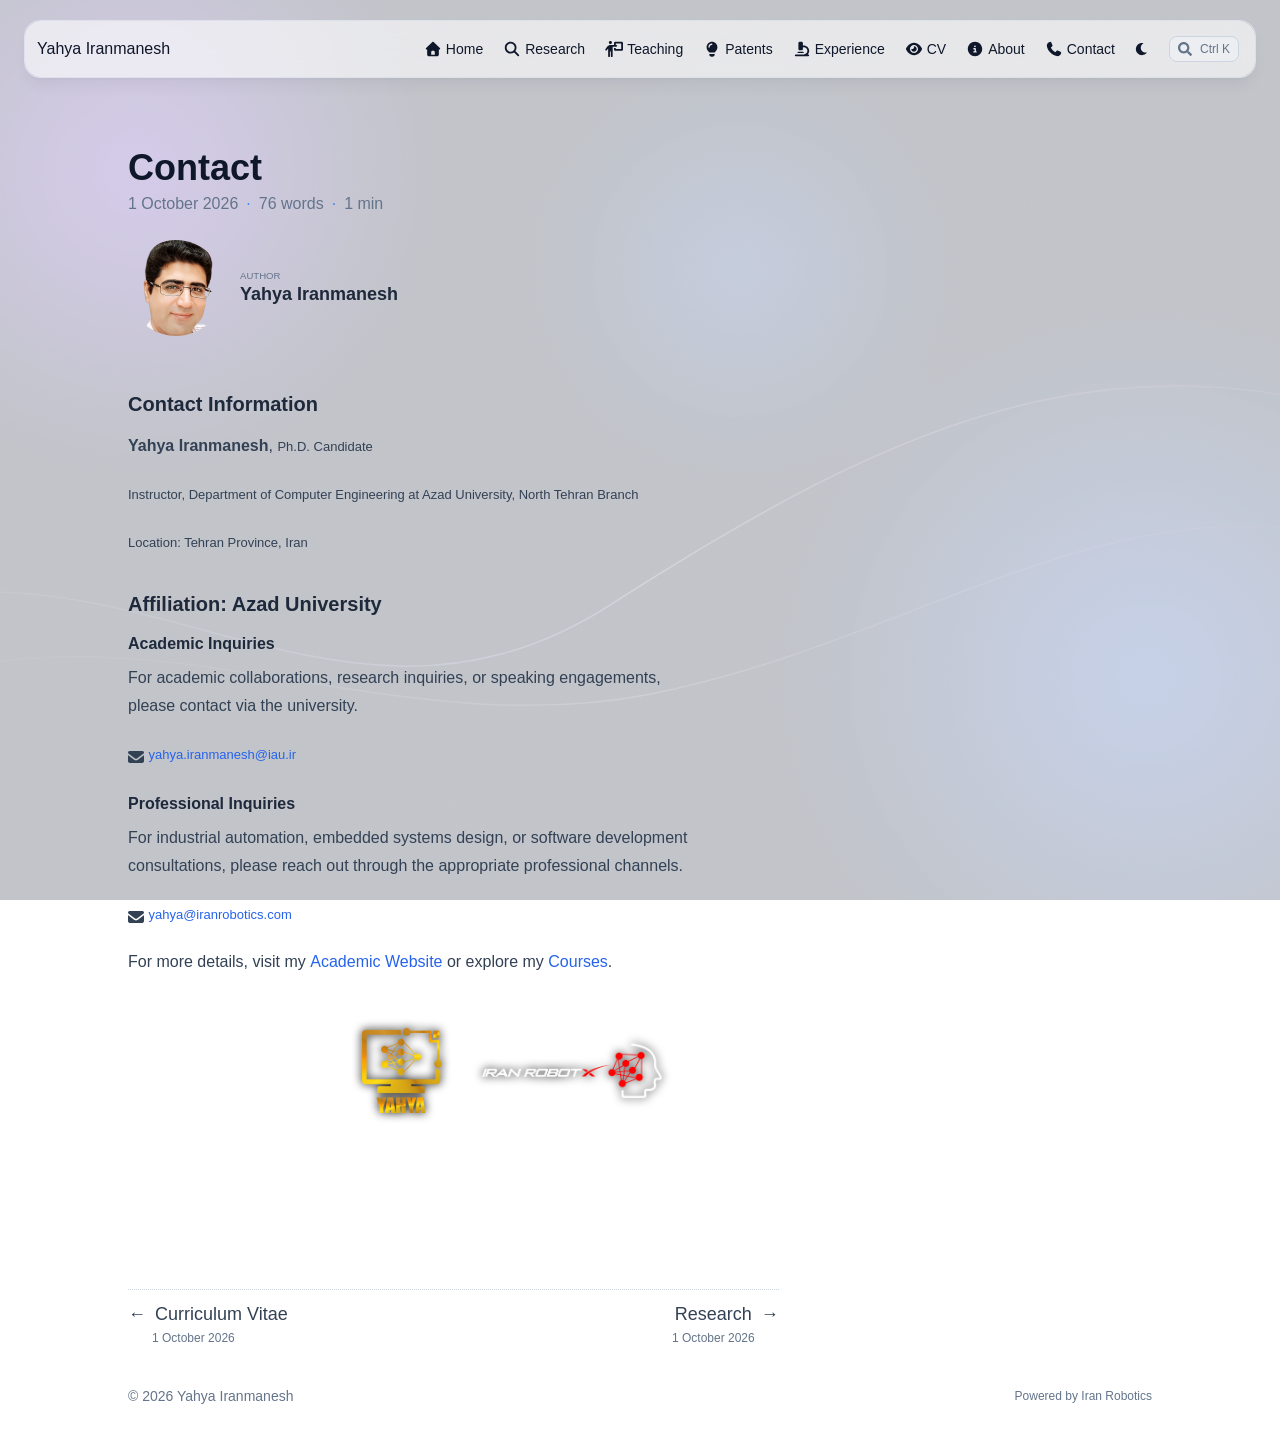
<file: contact/index.html>
<!doctype html><html lang=en dir=ltr class=scroll-smooth data-default-appearance=light data-auto-appearance=true><head><meta charset=utf-8><meta http-equiv=content-language content="en"><meta name=viewport content="width=device-width,initial-scale=1"><meta http-equiv=X-UA-Compatible content="ie=edge"><meta name=theme-color><title>Contact &#183; Yahya Iranmanesh</title><meta name=title content="Contact &#183; Yahya Iranmanesh"><link rel=canonical href=https://yahyairanmanesh.ir/contact/><meta name=author content="Yahya Iranmanesh"><meta property="og:url" content="https://yahyairanmanesh.ir/contact/"><meta property="og:site_name" content="Yahya Iranmanesh"><meta property="og:title" content="Contact"><meta property="og:locale" content="en"><meta property="og:type" content="article"><meta property="article:published_time" content="2026-10-01T12:52:24+03:30"><meta property="article:modified_time" content="2026-10-01T12:52:24+03:30"><meta name=twitter:card content="summary"><meta name=twitter:title content="Contact"><link type=text/css rel=stylesheet href=/css/main.bundle.min.css><script type=text/javascript src=/js/appearance.min.js></script><script defer src=/lib/zoom/zoom.min.umd.js></script><script defer src=/js/medium-zoom.js></script><script defer type=text/javascript id=script-bundle src=/js/main.bundle.min.js data-copy=Copy data-copied=Copied></script><link rel=apple-touch-icon sizes=180x180 href=/apple-touch-icon.png><link rel=icon type=image/png sizes=32x32 href=/favicon-32x32.png><link rel=icon type=image/png sizes=16x16 href=/favicon-16x16.png><link rel=manifest href=/site.webmanifest><script type=application/ld+json>[{"@context":"https://schema.org","@type":"Article","articleSection":"Yahya Iranmanesh","name":"Contact","headline":"Contact","inLanguage":"en","url":"https://yahyairanmanesh.ir/contact/","author":{"@type":"Person","name":"Yahya Iranmanesh","image":"https://yahyairanmanesh.ir/img/yahya.png"},"copyrightYear":"2026","dateCreated":"2026-10-01T12:52:24\u002b03:30","datePublished":"2026-10-01T12:52:24\u002b03:30","dateModified":"2026-10-01T12:52:24\u002b03:30","mainEntityOfPage":"https://yahyairanmanesh.ir/contact/","wordCount":76}]</script></head><body class="flex flex-col h-screen m-auto leading-7 max-w-7xl px-6 sm:px-14 md:px-24 lg:px-32 text-lg bg-neutral text-neutral-900 dark:bg-neutral-800 dark:text-neutral bf-scrollbar"><div id=the-top class="absolute flex self-center"><a class="px-3 py-1 text-sm -translate-y-8 rounded-b-lg bg-primary-200 focus:translate-y-0 dark:bg-neutral-600" href=#main-content><span class="font-bold text-primary-600 pe-2 dark:text-primary-400">&darr;</span>
Skip to main content</a></div><header><div class=min-h-32></div><div class="fixed inset-x-0 top-3 z-100 px-3 sm:top-5 sm:px-6"><div class="relative mx-auto max-w-7xl rounded-2xl border border-neutral-200/80 shadow-lg shadow-neutral-900/5 dark:border-neutral-700/80 [&_img.logo]:max-h-10 [&_img.logo]:max-w-10"><div class="absolute inset-0 -z-10 rounded-2xl bg-neutral/60 backdrop-blur-xl dark:bg-neutral-800/60"></div><div class=px-3><div class="main-menu flex items-center w-full gap-2 p-1 pl-0"><a href=/ class="text-base font-medium truncate min-w-0 shrink">Yahya Iranmanesh</a><div class="flex items-center ms-auto"><div class="hidden md:flex"><nav aria-label="Main menu" class="flex items-center gap-x-5 h-12"><a href=/ class="flex items-center bf-icon-color-hover" aria-label=Home title="Yahya Iranmanesh"><span class=mr-1><span class="relative block icon"><svg viewBox="0 0 640 640"><path fill="currentColor" d="M341.8 72.6c-12.3-11.4-31.3-11.4-43.5.0l-224 208C64.7 289.6 61.5 303.5 66.3 315.7S82.8 336 96 336h16V512c0 35.3 28.7 64 64 64H464c35.3.0 64-28.7 64-64V336h16C557.2 336 569 327.9 573.8 315.7 578.6 303.5 575.4 289.5 565.8 280.6l-224-208zM304 384h32c26.5.0 48 21.5 48 48v96H256V432c0-26.5 21.5-48 48-48z"/></svg></span>
</span><span class="text-sm font-medium break-normal">Home
</span></a><a href=/research/ class="flex items-center bf-icon-color-hover" aria-label=Research title=Research><span class=mr-1><span class="relative block icon"><svg viewBox="0 0 640 640"><path fill="currentColor" d="M480 272c0 45.9-14.9 88.3-40 122.7L566.6 521.4C579.1 533.9 579.1 554.2 566.6 566.7S533.8 579.2 521.3 566.7L394.7 440c-34.4 25.1-76.8 40-122.7 40-114.9.0-208-93.1-208-208C64 157.1 157.1 64 272 64s208 93.1 208 208zM272 416c79.5.0 144-64.5 144-144S351.5 128 272 128 128 192.5 128 272s64.5 144 144 144z"/></svg></span>
</span><span class="text-sm font-medium break-normal">Research
</span></a><a href=/teaching/ class="flex items-center bf-icon-color-hover" aria-label=Teaching title=Teaching><span class=mr-1><span class="relative block icon"><svg viewBox="0 0 640 640"><path fill="currentColor" d="M192 144c30.9.0 56-25.1 56-56 0-30.9-25.1-56-56-56s-56 25.1-56 56 25.1 56 56 56zM176 576V416C176 407.2 183.2 4e2 192 4e2S208 407.2 208 416V576c0 17.7 14.3 32 32 32s32-14.3 32-32V240H4e2c17.7.0 32-14.3 32-32s-14.3-32-32-32H384V128H576V320H384V288H320v48c0 26.5 21.5 48 48 48H592c26.5.0 48-21.5 48-48V112c0-26.5-21.5-48-48-48H368c-26.5.0-48 21.5-48 48v64H197.3c-45.6.0-88.5 21.6-115.6 58.2L14.3 324.9c-10.5 14.2-7.6 34.2 6.6 44.8C35.1 380.3 55.1 377.3 65.7 363.1L112 300.7V576c0 17.7 14.3 32 32 32s32-14.3 32-32z"/></svg></span>
</span><span class="text-sm font-medium break-normal">Teaching
</span></a><a href=/patents/ class="flex items-center bf-icon-color-hover" aria-label=Patents title=Patents><span class=mr-1><span class="relative block icon"><svg viewBox="0 0 640 640"><path fill="currentColor" d="M420.9 448C428.2 425.7 442.8 405.5 459.3 388.1 492 353.7 512 307.2 512 256c0-106-86-192-192-192S128 150 128 256c0 51.2 20 97.7 52.7 132.1 16.5 17.4 31.2 37.6 38.4 59.9H420.8zM416 496H224v16c0 44.2 35.8 80 80 80h32c44.2.0 80-35.8 80-80V496zM312 176c-39.8.0-72 32.2-72 72 0 13.3-10.7 24-24 24s-24-10.7-24-24c0-66.3 53.7-120 120-120 13.3.0 24 10.7 24 24s-10.7 24-24 24z"/></svg></span>
</span><span class="text-sm font-medium break-normal">Patents
</span></a><a href=/experience/ class="flex items-center bf-icon-color-hover" aria-label=Experience title="Professional Experience"><span class=mr-1><span class="relative block icon"><svg viewBox="0 0 640 640"><path fill="currentColor" d="M240 64c-26.5.0-48 21.5-48 48V320c0 26.5 21.5 48 48 48h64c26.5.0 48-21.5 48-48V256h32c70.7.0 128 57.3 128 128S454.7 512 384 512H96c-17.7.0-32 14.3-32 32s14.3 32 32 32H544c17.7.0 32-14.3 32-32s-14.3-32-32-32H527.1c30.4-34 48.9-78.8 48.9-128 0-106-86-192-192-192H352V112c0-26.5-21.5-48-48-48H240zM184 416c-13.3.0-24 10.7-24 24s10.7 24 24 24H360c13.3.0 24-10.7 24-24s-10.7-24-24-24H184z"/></svg></span>
</span><span class="text-sm font-medium break-normal">Experience
</span></a><a href=/cv/ class="flex items-center bf-icon-color-hover" aria-label=CV title="Curriculum Vitae"><span class=mr-1><span class="relative block icon"><svg viewBox="0 0 640 640"><path fill="currentColor" d="M320 96c-80.8.0-145.5 36.8-192.6 80.6-46.8 43.5-78.1 95.4-93 131.1C31.1 315.6 31.1 324.4 34.4 332.3c14.9 35.7 46.2 87.7 93 131.1C174.5 507.1 239.2 544 320 544s145.5-36.8 192.6-80.6c46.8-43.5 78.1-95.4 93-131.1C608.9 324.4 608.9 315.6 605.6 307.7c-14.9-35.7-46.2-87.7-93-131.1C465.5 132.9 400.8 96 320 96zM176 320c0-79.5 64.5-144 144-144s144 64.5 144 144-64.5 144-144 144-144-64.5-144-144zm144-64c0 35.3-28.7 64-64 64C244.5 320 233.7 317 224.3 311.6 223.3 322.5 224.2 333.7 227.2 344.8c13.7 51.2 66.4 81.6 117.6 67.9s81.6-66.4 67.9-117.6c-12.2-45.7-55.5-74.8-101.1-70.8C316.9 233.6 320 244.4 320 256z"/></svg></span>
</span><span class="text-sm font-medium break-normal">CV
</span></a><a href=/about/ class="flex items-center bf-icon-color-hover" aria-label=About title=About><span class=mr-1><span class="relative block icon"><svg viewBox="0 0 640 640"><path fill="currentColor" d="M320 576c141.4.0 256-114.6 256-256C576 178.6 461.4 64 320 64 178.6 64 64 178.6 64 320S178.6 576 320 576zM288 224c0-17.7 14.3-32 32-32s32 14.3 32 32-14.3 32-32 32-32-14.3-32-32zm-8 64h48c13.3.0 24 10.7 24 24v88h8c13.3.0 24 10.7 24 24s-10.7 24-24 24H280c-13.3.0-24-10.7-24-24s10.7-24 24-24h24V336H280c-13.3.0-24-10.7-24-24s10.7-24 24-24z"/></svg></span>
</span><span class="text-sm font-medium break-normal">About
</span></a><a href=/contact/ class="flex items-center bf-icon-color-hover" aria-label=Contact title=Contact><span class=mr-1><span class="relative block icon"><svg viewBox="0 0 640 640"><path fill="currentColor" d="M224.2 89C216.3 70.1 195.7 60.1 176.1 65.4l-5.5 1.5C106 84.5 50.8 147.1 66.9 223.3 104 398.3 241.7 536 416.7 573.1 493 589.3 555.5 534 573.1 469.4l1.5-5.5C580 444.2 569.9 423.6 551.1 415.8l-97.3-40.5C437.3 368.4 418.2 373.2 406.8 387.1l-38.6 47.2c-70.3-34.9-126.9-93.3-159.4-165l44.2-36c13.9-11.3 18.6-30.4 11.8-47L224.2 89z"/></svg></span>
</span><span class="text-sm font-medium break-normal">Contact</span></a><div class="flex items-center"><button id=appearance-switcher aria-label="Switch to dark appearance" type=button class="text-sm bf-icon-color-hover" title="Switch to dark appearance"><div class="flex items-center justify-center dark:hidden"><span class="relative block icon"><svg viewBox="0 0 512 512"><path fill="currentColor" d="M32 256C32 132.2 132.3 32 255.8 32c11.36.0 29.7 1.668 40.9 3.746 9.616 1.777 11.75 14.63 3.279 19.44C245 86.5 211.2 144.6 211.2 207.8c0 109.7 99.71 193 208.3 172.3 9.561-1.805 16.28 9.324 10.11 16.95C387.9 448.6 324.8 480 255.8 480 132.1 480 32 379.6 32 256z"/></svg></span></div><div class="items-center justify-center hidden dark:flex"><span class="relative block icon"><svg viewBox="0 0 512 512"><path fill="currentColor" d="M256 159.1c-53.02.0-95.1 42.98-95.1 95.1s41.2 96.9 95.1 96.9 95.1-42.98 95.1-95.1S309 159.1 256 159.1zM509.3 347l-63.2-91.9 63.15-91.01c6.332-9.125 1.104-21.74-9.826-23.72l-109-19.7-19.7-109c-1.975-10.93-14.59-16.16-23.72-9.824L256 65.89 164.1 2.736c-9.125-6.332-21.74-1.107-23.72 9.824L121.6 121.6 12.56 141.3C1.633 143.2-3.596 155.9 2.736 164.1L65.89 256 2.74 347.01c-6.332 9.125-1.105 21.74 9.824 23.72l109 19.7 19.7 109c1.975 10.93 14.59 16.16 23.72 9.824L256 446.1l91.01 63.15c9.127 6.334 21.75 1.107 23.72-9.822l19.7-109 109-19.7C510.4 368.8 515.6 356.1 509.3 347zM256 383.1c-70.69.0-127.1-57.31-127.1-127.1.0-70.69 57.31-127.1 127.1-127.1S383.1 186.2 383.1 256c0 70.7-56.4 127.1-127.1 127.1z"/></svg></span></div></button></div><button id=search-button aria-label="Search (/ or ⌘K)" class="flex items-center gap-2 rounded-lg border bf-border-color bf-border-color-hover bg-neutral-100/50 px-2 py-1 text-sm text-neutral-500 transition-colors hover:text-primary-600 dark:bg-neutral-800/50 dark:text-neutral-400 dark:hover:text-primary-400" title="Search (/ or ⌘K)">
<span class="relative block icon"><svg aria-hidden="true" focusable="false" data-prefix="fas" data-icon="search" class="svg-inline--fa fa-search fa-w-16" role="img" viewBox="0 0 512 512"><path fill="currentColor" d="M505 442.7 405.3 343c-4.5-4.5-10.6-7-17-7H372c27.6-35.3 44-79.7 44-128C416 93.1 322.9.0 208 0S0 93.1.0 208s93.1 208 208 208c48.3.0 92.7-16.4 128-44v16.3c0 6.4 2.5 12.5 7 17l99.7 99.7c9.4 9.4 24.6 9.4 33.9.0l28.3-28.3c9.4-9.4 9.4-24.6.1-34zM208 336c-70.7.0-128-57.2-128-128 0-70.7 57.2-128 128-128 70.7.0 128 57.2 128 128 0 70.7-57.2 128-128 128z"/></svg>
</span><kbd id=search-shortcut-hint class="pointer-events-none font-sans text-xs text-neutral-500 dark:text-neutral-400" aria-hidden=true>⌘K</kbd></button></nav></div><div class="flex md:hidden"><div class="mobile-header-row relative flex items-center h-14 gap-4"><button id=appearance-switcher-mobile type=button aria-label="Switch to dark appearance" title="Switch to dark appearance" class="flex items-center justify-center text-neutral-900 hover:text-primary-600 dark:text-neutral-200 dark:hover:text-primary-400"><div class=dark:hidden><span class="relative block icon"><svg viewBox="0 0 512 512"><path fill="currentColor" d="M32 256C32 132.2 132.3 32 255.8 32c11.36.0 29.7 1.668 40.9 3.746 9.616 1.777 11.75 14.63 3.279 19.44C245 86.5 211.2 144.6 211.2 207.8c0 109.7 99.71 193 208.3 172.3 9.561-1.805 16.28 9.324 10.11 16.95C387.9 448.6 324.8 480 255.8 480 132.1 480 32 379.6 32 256z"/></svg></span></div><div class="hidden dark:block"><span class="relative block icon"><svg viewBox="0 0 512 512"><path fill="currentColor" d="M256 159.1c-53.02.0-95.1 42.98-95.1 95.1s41.2 96.9 95.1 96.9 95.1-42.98 95.1-95.1S309 159.1 256 159.1zM509.3 347l-63.2-91.9 63.15-91.01c6.332-9.125 1.104-21.74-9.826-23.72l-109-19.7-19.7-109c-1.975-10.93-14.59-16.16-23.72-9.824L256 65.89 164.1 2.736c-9.125-6.332-21.74-1.107-23.72 9.824L121.6 121.6 12.56 141.3C1.633 143.2-3.596 155.9 2.736 164.1L65.89 256 2.74 347.01c-6.332 9.125-1.105 21.74 9.824 23.72l109 19.7 19.7 109c1.975 10.93 14.59 16.16 23.72 9.824L256 446.1l91.01 63.15c9.127 6.334 21.75 1.107 23.72-9.822l19.7-109 109-19.7C510.4 368.8 515.6 356.1 509.3 347zM256 383.1c-70.69.0-127.1-57.31-127.1-127.1.0-70.69 57.31-127.1 127.1-127.1S383.1 186.2 383.1 256c0 70.7-56.4 127.1-127.1 127.1z"/></svg></span></div></button>
<button id=search-button-mobile aria-label="Search (/ or ⌘K)" class="flex items-center justify-center bf-icon-color-hover" title="Search (/ or ⌘K)">
<span class="relative block icon"><svg aria-hidden="true" focusable="false" data-prefix="fas" data-icon="search" class="svg-inline--fa fa-search fa-w-16" role="img" viewBox="0 0 512 512"><path fill="currentColor" d="M505 442.7 405.3 343c-4.5-4.5-10.6-7-17-7H372c27.6-35.3 44-79.7 44-128C416 93.1 322.9.0 208 0S0 93.1.0 208s93.1 208 208 208c48.3.0 92.7-16.4 128-44v16.3c0 6.4 2.5 12.5 7 17l99.7 99.7c9.4 9.4 24.6 9.4 33.9.0l28.3-28.3c9.4-9.4 9.4-24.6.1-34zM208 336c-70.7.0-128-57.2-128-128 0-70.7 57.2-128 128-128 70.7.0 128 57.2 128 128 0 70.7-57.2 128-128 128z"/></svg>
</span></button>
<input type=checkbox id=mobile-menu-toggle autocomplete=off class="hidden peer">
<label for=mobile-menu-toggle tabindex=0 role=button aria-expanded=false aria-controls=mobile-menu-dialog aria-label="Main menu" class="flex items-center justify-center cursor-pointer bf-icon-color-hover"><span class="relative block icon"><svg viewBox="0 0 448 512"><path fill="currentColor" d="M0 96C0 78.33 14.33 64 32 64H416c17.7.0 32 14.33 32 32 0 17.7-14.3 32-32 32H32C14.33 128 0 113.7.0 96zM0 256c0-17.7 14.33-32 32-32H416c17.7.0 32 14.3 32 32s-14.3 32-32 32H32c-17.67.0-32-14.3-32-32zM416 448H32c-17.67.0-32-14.3-32-32s14.33-32 32-32H416c17.7.0 32 14.3 32 32s-14.3 32-32 32z"/></svg></span></label><div id=mobile-menu-dialog role=dialog aria-modal=true aria-label="Main menu" style=scrollbar-gutter:stable class="z-50 invisible overflow-y-auto opacity-0 transition-[opacity,visibility] duration-300 peer-checked:visible peer-checked:opacity-100
mobile-menu-style-dropdown absolute end-0 top-[calc(100%+0.75rem)] z-10 w-[min(22rem,calc(100vw-1.5rem))] rounded-2xl border border-neutral-200/80 bg-neutral/95 p-5 shadow-2xl shadow-neutral-900/20 dark:border-neutral-700/80 dark:bg-neutral-800/95
bf-scrollbar"><label for=mobile-menu-toggle tabindex=0 role=button aria-expanded=false aria-controls=mobile-menu-dialog class="absolute end-3 top-3 h-10 w-10 rounded-xl flex items-center justify-center cursor-pointer select-none bf-icon-color-hover border bf-border-color bf-border-color-hover bg-neutral-50 dark:bg-neutral-900"><span class=sr-only>Close menu</span>
<span class="relative block icon"><svg viewBox="0 0 320 512"><path fill="currentColor" d="M310.6 361.4c12.5 12.5 12.5 32.75.0 45.25C304.4 412.9 296.2 416 288 416s-16.38-3.125-22.62-9.375L160 301.3 54.63 406.6C48.38 412.9 40.19 416 32 416S15.63 412.9 9.375 406.6c-12.5-12.5-12.5-32.75.0-45.25l105.4-105.4L9.375 150.6c-12.5-12.5-12.5-32.75.0-45.25s32.75-12.5 45.25.0L160 210.8l105.4-105.4c12.5-12.5 32.75-12.5 45.25.0s12.5 32.75.0 45.25l-105.4 105.4L310.6 361.4z"/></svg></span></label><nav aria-label="Mobile menu" class="mt-10 space-y-3"><div class=px-2><div class="flex items-center gap-4"><a href=/ aria-label=Home class="flex grow items-center gap-4 group bf-icon-color-hover text-neutral-700 dark:text-neutral-200"><span class="flex items-center justify-center h-8 w-8 text-2xl"><span class="relative block icon"><svg viewBox="0 0 640 640"><path fill="currentColor" d="M341.8 72.6c-12.3-11.4-31.3-11.4-43.5.0l-224 208C64.7 289.6 61.5 303.5 66.3 315.7S82.8 336 96 336h16V512c0 35.3 28.7 64 64 64H464c35.3.0 64-28.7 64-64V336h16C557.2 336 569 327.9 573.8 315.7 578.6 303.5 575.4 289.5 565.8 280.6l-224-208zM304 384h32c26.5.0 48 21.5 48 48v96H256V432c0-26.5 21.5-48 48-48z"/></svg></span>
</span><span title="Yahya Iranmanesh" class="text-2xl font-bold tracking-tight">Home</span></a></div></div><div class=px-2><div class="flex items-center gap-4"><a href=/research/ aria-label=Research class="flex grow items-center gap-4 group bf-icon-color-hover text-neutral-700 dark:text-neutral-200"><span class="flex items-center justify-center h-8 w-8 text-2xl"><span class="relative block icon"><svg viewBox="0 0 640 640"><path fill="currentColor" d="M480 272c0 45.9-14.9 88.3-40 122.7L566.6 521.4C579.1 533.9 579.1 554.2 566.6 566.7S533.8 579.2 521.3 566.7L394.7 440c-34.4 25.1-76.8 40-122.7 40-114.9.0-208-93.1-208-208C64 157.1 157.1 64 272 64s208 93.1 208 208zM272 416c79.5.0 144-64.5 144-144S351.5 128 272 128 128 192.5 128 272s64.5 144 144 144z"/></svg></span>
</span><span title=Research class="text-2xl font-bold tracking-tight">Research</span></a></div></div><div class=px-2><div class="flex items-center gap-4"><a href=/teaching/ aria-label=Teaching class="flex grow items-center gap-4 group bf-icon-color-hover text-neutral-700 dark:text-neutral-200"><span class="flex items-center justify-center h-8 w-8 text-2xl"><span class="relative block icon"><svg viewBox="0 0 640 640"><path fill="currentColor" d="M192 144c30.9.0 56-25.1 56-56 0-30.9-25.1-56-56-56s-56 25.1-56 56 25.1 56 56 56zM176 576V416C176 407.2 183.2 4e2 192 4e2S208 407.2 208 416V576c0 17.7 14.3 32 32 32s32-14.3 32-32V240H4e2c17.7.0 32-14.3 32-32s-14.3-32-32-32H384V128H576V320H384V288H320v48c0 26.5 21.5 48 48 48H592c26.5.0 48-21.5 48-48V112c0-26.5-21.5-48-48-48H368c-26.5.0-48 21.5-48 48v64H197.3c-45.6.0-88.5 21.6-115.6 58.2L14.3 324.9c-10.5 14.2-7.6 34.2 6.6 44.8C35.1 380.3 55.1 377.3 65.7 363.1L112 300.7V576c0 17.7 14.3 32 32 32s32-14.3 32-32z"/></svg></span>
</span><span title=Teaching class="text-2xl font-bold tracking-tight">Teaching</span></a></div></div><div class=px-2><div class="flex items-center gap-4"><a href=/patents/ aria-label=Patents class="flex grow items-center gap-4 group bf-icon-color-hover text-neutral-700 dark:text-neutral-200"><span class="flex items-center justify-center h-8 w-8 text-2xl"><span class="relative block icon"><svg viewBox="0 0 640 640"><path fill="currentColor" d="M420.9 448C428.2 425.7 442.8 405.5 459.3 388.1 492 353.7 512 307.2 512 256c0-106-86-192-192-192S128 150 128 256c0 51.2 20 97.7 52.7 132.1 16.5 17.4 31.2 37.6 38.4 59.9H420.8zM416 496H224v16c0 44.2 35.8 80 80 80h32c44.2.0 80-35.8 80-80V496zM312 176c-39.8.0-72 32.2-72 72 0 13.3-10.7 24-24 24s-24-10.7-24-24c0-66.3 53.7-120 120-120 13.3.0 24 10.7 24 24s-10.7 24-24 24z"/></svg></span>
</span><span title=Patents class="text-2xl font-bold tracking-tight">Patents</span></a></div></div><div class=px-2><div class="flex items-center gap-4"><a href=/experience/ aria-label=Experience class="flex grow items-center gap-4 group bf-icon-color-hover text-neutral-700 dark:text-neutral-200"><span class="flex items-center justify-center h-8 w-8 text-2xl"><span class="relative block icon"><svg viewBox="0 0 640 640"><path fill="currentColor" d="M240 64c-26.5.0-48 21.5-48 48V320c0 26.5 21.5 48 48 48h64c26.5.0 48-21.5 48-48V256h32c70.7.0 128 57.3 128 128S454.7 512 384 512H96c-17.7.0-32 14.3-32 32s14.3 32 32 32H544c17.7.0 32-14.3 32-32s-14.3-32-32-32H527.1c30.4-34 48.9-78.8 48.9-128 0-106-86-192-192-192H352V112c0-26.5-21.5-48-48-48H240zM184 416c-13.3.0-24 10.7-24 24s10.7 24 24 24H360c13.3.0 24-10.7 24-24s-10.7-24-24-24H184z"/></svg></span>
</span><span title="Professional Experience" class="text-2xl font-bold tracking-tight">Experience</span></a></div></div><div class=px-2><div class="flex items-center gap-4"><a href=/cv/ aria-label=CV class="flex grow items-center gap-4 group bf-icon-color-hover text-neutral-700 dark:text-neutral-200"><span class="flex items-center justify-center h-8 w-8 text-2xl"><span class="relative block icon"><svg viewBox="0 0 640 640"><path fill="currentColor" d="M320 96c-80.8.0-145.5 36.8-192.6 80.6-46.8 43.5-78.1 95.4-93 131.1C31.1 315.6 31.1 324.4 34.4 332.3c14.9 35.7 46.2 87.7 93 131.1C174.5 507.1 239.2 544 320 544s145.5-36.8 192.6-80.6c46.8-43.5 78.1-95.4 93-131.1C608.9 324.4 608.9 315.6 605.6 307.7c-14.9-35.7-46.2-87.7-93-131.1C465.5 132.9 400.8 96 320 96zM176 320c0-79.5 64.5-144 144-144s144 64.5 144 144-64.5 144-144 144-144-64.5-144-144zm144-64c0 35.3-28.7 64-64 64C244.5 320 233.7 317 224.3 311.6 223.3 322.5 224.2 333.7 227.2 344.8c13.7 51.2 66.4 81.6 117.6 67.9s81.6-66.4 67.9-117.6c-12.2-45.7-55.5-74.8-101.1-70.8C316.9 233.6 320 244.4 320 256z"/></svg></span>
</span><span title="Curriculum Vitae" class="text-2xl font-bold tracking-tight">CV</span></a></div></div><div class=px-2><div class="flex items-center gap-4"><a href=/about/ aria-label=About class="flex grow items-center gap-4 group bf-icon-color-hover text-neutral-700 dark:text-neutral-200"><span class="flex items-center justify-center h-8 w-8 text-2xl"><span class="relative block icon"><svg viewBox="0 0 640 640"><path fill="currentColor" d="M320 576c141.4.0 256-114.6 256-256C576 178.6 461.4 64 320 64 178.6 64 64 178.6 64 320S178.6 576 320 576zM288 224c0-17.7 14.3-32 32-32s32 14.3 32 32-14.3 32-32 32-32-14.3-32-32zm-8 64h48c13.3.0 24 10.7 24 24v88h8c13.3.0 24 10.7 24 24s-10.7 24-24 24H280c-13.3.0-24-10.7-24-24s10.7-24 24-24h24V336H280c-13.3.0-24-10.7-24-24s10.7-24 24-24z"/></svg></span>
</span><span title=About class="text-2xl font-bold tracking-tight">About</span></a></div></div><div class=px-2><div class="flex items-center gap-4"><a href=/contact/ aria-label=Contact class="flex grow items-center gap-4 group bf-icon-color-hover text-neutral-700 dark:text-neutral-200"><span class="flex items-center justify-center h-8 w-8 text-2xl"><span class="relative block icon"><svg viewBox="0 0 640 640"><path fill="currentColor" d="M224.2 89C216.3 70.1 195.7 60.1 176.1 65.4l-5.5 1.5C106 84.5 50.8 147.1 66.9 223.3 104 398.3 241.7 536 416.7 573.1 493 589.3 555.5 534 573.1 469.4l1.5-5.5C580 444.2 569.9 423.6 551.1 415.8l-97.3-40.5C437.3 368.4 418.2 373.2 406.8 387.1l-38.6 47.2c-70.3-34.9-126.9-93.3-159.4-165l44.2-36c13.9-11.3 18.6-30.4 11.8-47L224.2 89z"/></svg></span>
</span><span title=Contact class="text-2xl font-bold tracking-tight">Contact</span></a></div></div></nav></div></div></div></div></div></div></div></div></header><div class="relative flex flex-col grow"><main id=main-content class=grow><article><header id=single_header class="mt-5 max-w-prose"><h1 class="mt-0 text-4xl font-extrabold text-neutral-900 dark:text-neutral">Contact</h1><div class="mt-1 mb-6 text-base text-neutral-500 dark:text-neutral-400 print:hidden"><div class="flex flex-row flex-wrap items-center"><time datetime=2026-10-01T12:52:24+03:30>1 October 2026</time><span class="px-2 text-primary-500">&#183;</span><span>76 words</span><span class="px-2 text-primary-500">&#183;</span><span title="Reading time">1 min</span></div></div><div class="flex author"><img class="!mt-0 !mb-0 h-24 w-24 rounded-full me-4" width=96 height=96 alt="Yahya Iranmanesh" src=/img/yahya_hu_fbd7b19d58e584b1.png data-zoom-src=/img/yahya_hu_9b7a9ebb1b1a1eb7.png><div class=place-self-center><div class="text-[0.6rem] uppercase leading-3 text-neutral-500 dark:text-neutral-400">Author</div><div class="font-semibold leading-6 text-neutral-800 dark:text-neutral-300">Yahya Iranmanesh</div><div class="text-2xl sm:text-lg"></div></div></div><div class=mb-5></div></header><section class="flex flex-col max-w-full mt-0 prose dark:prose-invert lg:flex-row"><div class="min-w-0 min-h-0 max-w-fit"><div class="article-content max-w-prose mb-20"><h3 class="relative group">Contact Information<div id=contact-information class=anchor></div><span class="absolute top-0 w-6 transition-opacity opacity-0 -start-6 not-prose group-hover:opacity-100 select-none"><a class="text-primary-300 dark:text-neutral-700 !no-underline" href=#contact-information aria-label=Anchor>#</a></span></h3><p><strong>Yahya Iranmanesh</strong>, <span style=font-size:small>Ph.D. Candidate</span></p><p><span style=font-size:small>Instructor, Department of Computer Engineering at Azad University, North Tehran Branch</span></p><p><span style=font-size:small>Location: Tehran Province, Iran</span></p><h3 class="relative group">Affiliation: Azad University<div id=affiliation-azad-university class=anchor></div><span class="absolute top-0 w-6 transition-opacity opacity-0 -start-6 not-prose group-hover:opacity-100 select-none"><a class="text-primary-300 dark:text-neutral-700 !no-underline" href=#affiliation-azad-university aria-label=Anchor>#</a></span></h3><h4 class="relative group">Academic Inquiries<div id=academic-inquiries class=anchor></div><span class="absolute top-0 w-6 transition-opacity opacity-0 -start-6 not-prose group-hover:opacity-100 select-none"><a class="text-primary-300 dark:text-neutral-700 !no-underline" href=#academic-inquiries aria-label=Anchor>#</a></span></h4><p>For academic collaborations, research inquiries, or speaking engagements, please contact via the university.</p><p><i class="fas fa-envelope" style=vertical-align:middle;padding-top:5px></i> <span style=font-size:small><a href=mailto:yahya.iranmanesh@iau.ir>yahya.iranmanesh@iau.ir</a></span></p><h4 class="relative group">Professional Inquiries<div id=professional-inquiries class=anchor></div><span class="absolute top-0 w-6 transition-opacity opacity-0 -start-6 not-prose group-hover:opacity-100 select-none"><a class="text-primary-300 dark:text-neutral-700 !no-underline" href=#professional-inquiries aria-label=Anchor>#</a></span></h4><p>For industrial automation, embedded systems design, or software development consultations, please reach out through the appropriate professional channels.</p><p><i class="fas fa-envelope" style=vertical-align:middle;padding-top:5px></i> <span style=font-size:small><a href=mailto:yahya@iranrobotics.com>yahya@iranrobotics.com</a></span></p><p>For more details, visit my <a href=https://www.dr-yahya.ir target=_blank rel=noreferrer>Academic Website</a> or explore my <a href=https://www.iranrobotics.com target=_blank rel=noreferrer>Courses</a>.</p><div style=display:flex;justify-content:center;align-items:center;gap:40px;margin-bottom:30px;width:60vw><a href=https://www.dr-yahya.ir target=https://www.dr-yahya.ir><img src=/images/logo.png alt="Yahya Iranmanesh" class=nozoom style="width:80px;height:auto;filter:drop-shadow(0 0 5px #000)"></a>
<a href=https://www.iranrobotics.com target=https://www.iranrobotics.com><img src=/images/iranrobotics2.png alt=IranRobotics class=nozoom style="width:180px;height:auto;filter:drop-shadow(0 0 5px #000)"></a></div></div></div></section><footer class="pt-8 max-w-prose print:hidden"><div class=pt-8><hr class="border-dotted border-neutral-300 dark:border-neutral-600"><div class="flex justify-between pt-3"><span class="flex flex-col"><a class="flex text-neutral-700 hover:text-primary-600 dark:text-neutral dark:hover:text-primary-400" href=/cv/><span class=leading-6><span class="inline-block rtl:rotate-180">&larr;</span>&ensp;Curriculum Vitae
</span></a><span class="ms-6 mt-1 text-xs text-neutral-500 dark:text-neutral-400"><time datetime=2026-10-01T12:52:17+03:30>1 October 2026</time>
</span></span><span class="flex flex-col items-end"><a class="flex text-right text-neutral-700 hover:text-primary-600 dark:text-neutral dark:hover:text-primary-400" href=/research/><span class=leading-6>Research&ensp;<span class="inline-block rtl:rotate-180">&rarr;</span>
</span></a><span class="me-6 mt-1 text-xs text-neutral-500 dark:text-neutral-400"><time datetime=2026-10-01T13:57:26+03:30>1 October 2026</time></span></span></div></div></footer></article><div id=scroll-to-top class="fixed bottom-6 end-6 z-50 transform translate-y-4 opacity-0 duration-200"><a href=#the-top class="pointer-events-auto flex h-12 w-12 items-center justify-center rounded-full bg-neutral/50 text-xl text-neutral-700 hover:text-primary-600 dark:bg-neutral-800/50 dark:text-neutral dark:hover:text-primary-400" aria-label="Scroll to top" title="Scroll to top">&uarr;</a></div></main><footer id=site-footer class="py-10 print:hidden"><div class="flex items-center justify-between"><p class="text-sm text-neutral-500 dark:text-neutral-400">&copy;
2026
Yahya Iranmanesh</p><p class="text-xs text-neutral-500 dark:text-neutral-400">Powered by <a class="hover:underline hover:decoration-primary-400 hover:text-primary-500" href=https://www.iranrobotics.com/ target=_blank rel="noopener noreferrer">Iran Robotics</a></p></div></footer><div id=search-wrapper role=dialog aria-modal=true aria-label=Search class="invisible fixed inset-0 flex h-screen w-screen cursor-default flex-col bg-neutral-500/50 p-4 backdrop-blur-sm dark:bg-neutral-900/50 sm:p-6 md:p-[10vh] lg:p-[12vh] z-500" data-url=/><div id=search-modal class="flex flex-col w-full max-w-3xl min-h-0 mx-auto border rounded-md shadow-lg top-20 border-neutral-200 bg-neutral dark:border-neutral-700 dark:bg-neutral-800"><header class="relative z-10 flex items-center justify-between flex-none px-2"><form class="flex items-center flex-auto min-w-0"><div class="flex items-center justify-center w-8 h-8 text-neutral-400"><span class="relative block icon"><svg aria-hidden="true" focusable="false" data-prefix="fas" data-icon="search" class="svg-inline--fa fa-search fa-w-16" role="img" viewBox="0 0 512 512"><path fill="currentColor" d="M505 442.7 405.3 343c-4.5-4.5-10.6-7-17-7H372c27.6-35.3 44-79.7 44-128C416 93.1 322.9.0 208 0S0 93.1.0 208s93.1 208 208 208c48.3.0 92.7-16.4 128-44v16.3c0 6.4 2.5 12.5 7 17l99.7 99.7c9.4 9.4 24.6 9.4 33.9.0l28.3-28.3c9.4-9.4 9.4-24.6.1-34zM208 336c-70.7.0-128-57.2-128-128 0-70.7 57.2-128 128-128 70.7.0 128 57.2 128 128 0 70.7-57.2 128-128 128z"/></svg></span></div><input type=search id=search-query aria-label=Search class="flex flex-auto h-12 mx-1 bg-transparent appearance-none focus:outline-dotted focus:outline-2 focus:outline-transparent" placeholder=Search tabindex=0></form><button id=close-search-button class="flex items-center justify-center w-8 h-8 text-neutral-700 hover:text-primary-600 dark:text-neutral dark:hover:text-primary-400" title="Close (Esc)">
<span class="relative block icon"><svg viewBox="0 0 320 512"><path fill="currentColor" d="M310.6 361.4c12.5 12.5 12.5 32.75.0 45.25C304.4 412.9 296.2 416 288 416s-16.38-3.125-22.62-9.375L160 301.3 54.63 406.6C48.38 412.9 40.19 416 32 416S15.63 412.9 9.375 406.6c-12.5-12.5-12.5-32.75.0-45.25l105.4-105.4L9.375 150.6c-12.5-12.5-12.5-32.75.0-45.25s32.75-12.5 45.25.0L160 210.8l105.4-105.4c12.5-12.5 32.75-12.5 45.25.0s12.5 32.75.0 45.25l-105.4 105.4L310.6 361.4z"/></svg></span></button></header><section class="flex-auto px-2 overflow-auto"><ul id=search-results></ul></section></div></div></div><div id=background-canvas aria-hidden=true class="pointer-events-none fixed inset-0 -z-20"><img src=/img/site-background.svg role=presentation loading=eager decoding=async class="nozoom h-full w-full object-cover"><div class="absolute inset-0 bg-neutral/75 dark:bg-neutral-800/60"></div></div></body></html>
</file>
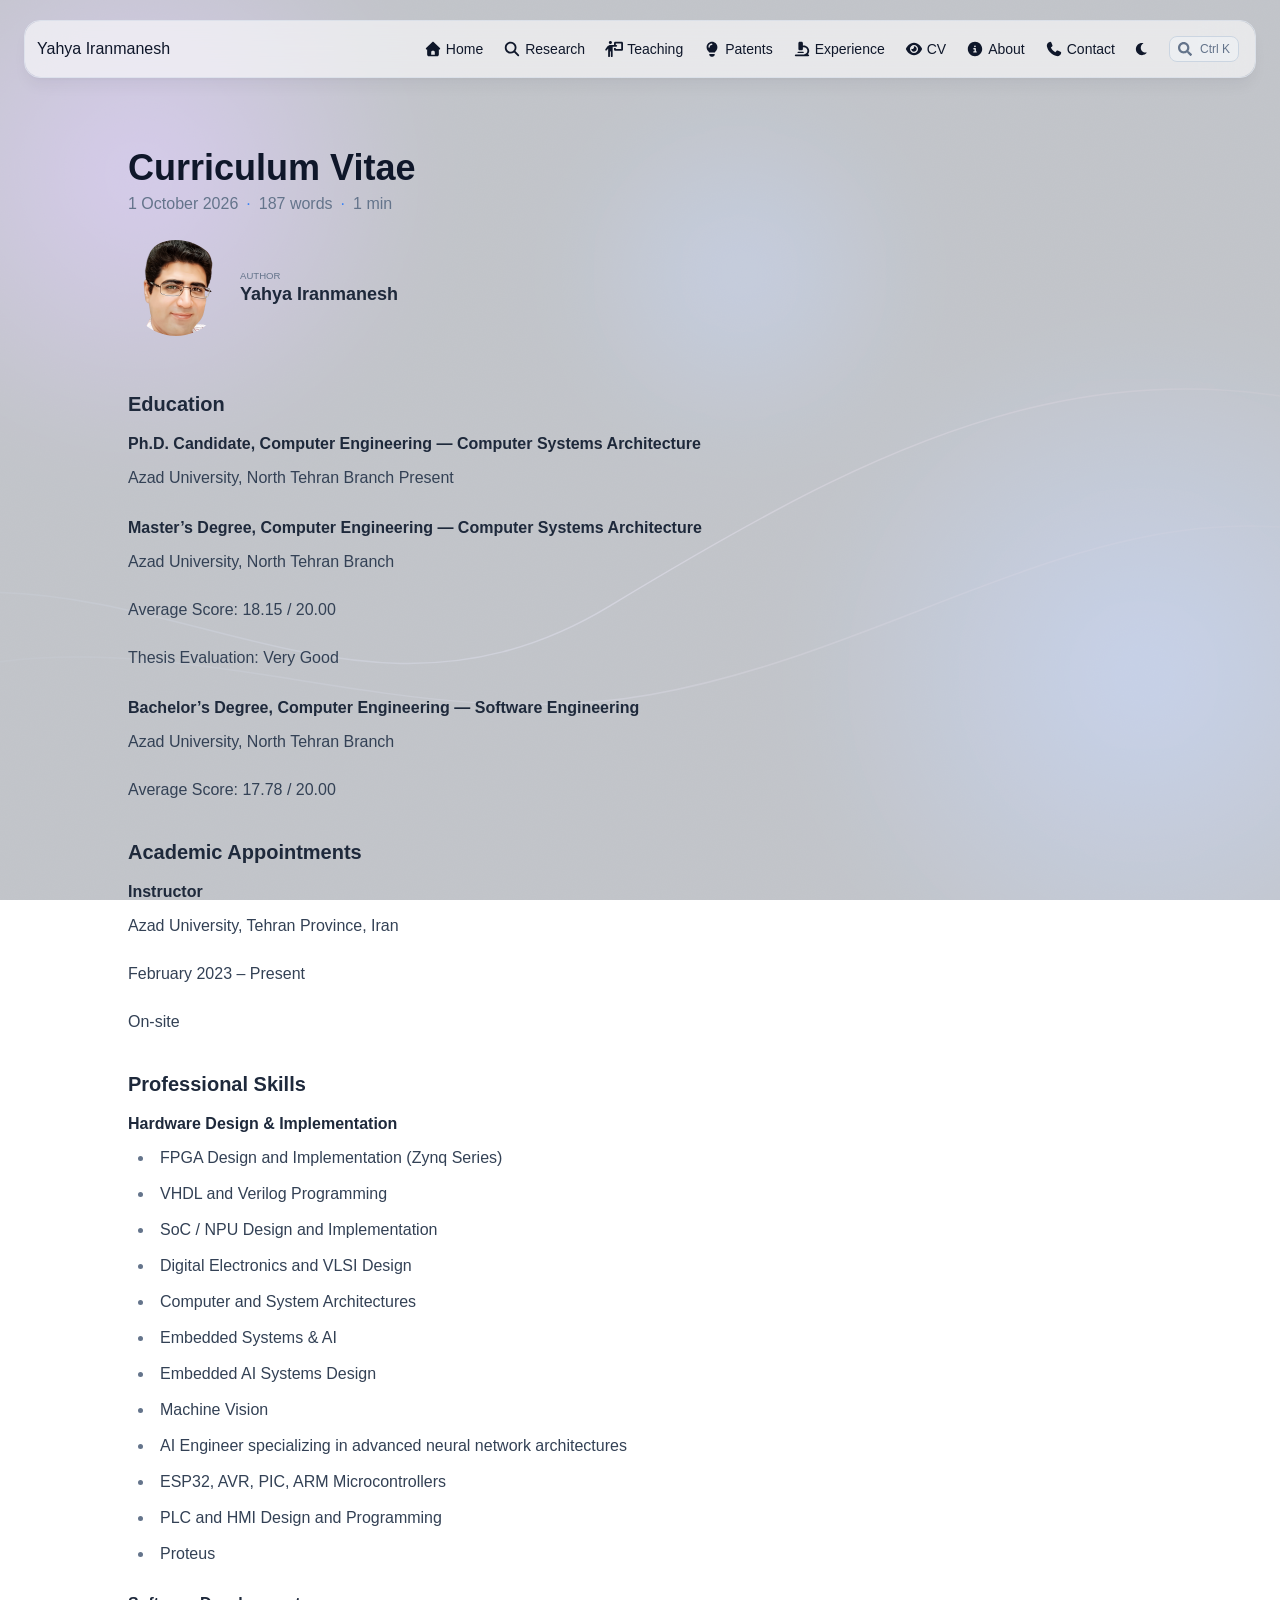
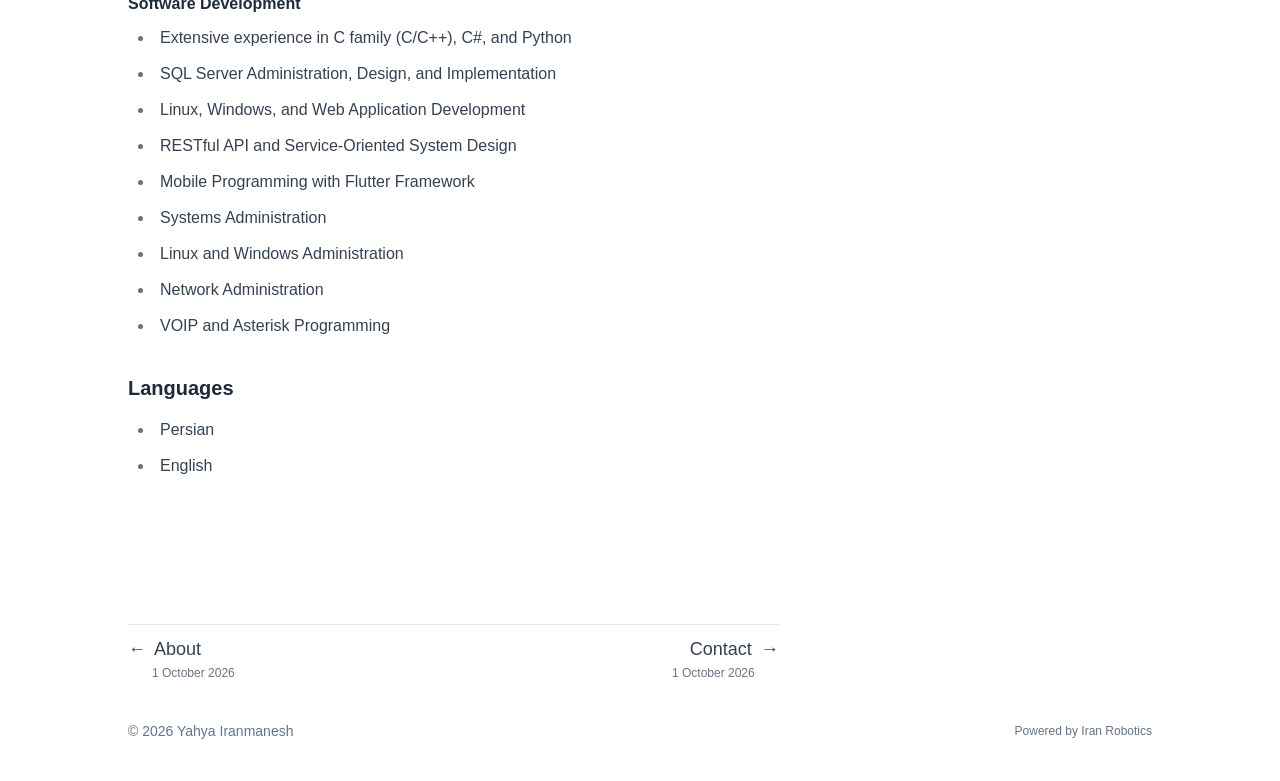
<file: cv/index.html>
<!doctype html><html lang=en dir=ltr class=scroll-smooth data-default-appearance=light data-auto-appearance=true><head><meta charset=utf-8><meta http-equiv=content-language content="en"><meta name=viewport content="width=device-width,initial-scale=1"><meta http-equiv=X-UA-Compatible content="ie=edge"><meta name=theme-color><title>Curriculum Vitae &#183; Yahya Iranmanesh</title><meta name=title content="Curriculum Vitae &#183; Yahya Iranmanesh"><link rel=canonical href=https://yahyairanmanesh.ir/cv/><meta name=author content="Yahya Iranmanesh"><meta property="og:url" content="https://yahyairanmanesh.ir/cv/"><meta property="og:site_name" content="Yahya Iranmanesh"><meta property="og:title" content="Curriculum Vitae"><meta property="og:locale" content="en"><meta property="og:type" content="article"><meta property="article:published_time" content="2026-10-01T12:52:17+03:30"><meta property="article:modified_time" content="2026-10-01T12:52:17+03:30"><meta name=twitter:card content="summary"><meta name=twitter:title content="Curriculum Vitae"><link type=text/css rel=stylesheet href=/css/main.bundle.min.css><script type=text/javascript src=/js/appearance.min.js></script><script defer src=/lib/zoom/zoom.min.umd.js></script><script defer src=/js/medium-zoom.js></script><script defer type=text/javascript id=script-bundle src=/js/main.bundle.min.js data-copy=Copy data-copied=Copied></script><link rel=apple-touch-icon sizes=180x180 href=/apple-touch-icon.png><link rel=icon type=image/png sizes=32x32 href=/favicon-32x32.png><link rel=icon type=image/png sizes=16x16 href=/favicon-16x16.png><link rel=manifest href=/site.webmanifest><script type=application/ld+json>[{"@context":"https://schema.org","@type":"Article","articleSection":"Yahya Iranmanesh","name":"Curriculum Vitae","headline":"Curriculum Vitae","inLanguage":"en","url":"https://yahyairanmanesh.ir/cv/","author":{"@type":"Person","name":"Yahya Iranmanesh","image":"https://yahyairanmanesh.ir/img/yahya.png"},"copyrightYear":"2026","dateCreated":"2026-10-01T12:52:17\u002b03:30","datePublished":"2026-10-01T12:52:17\u002b03:30","dateModified":"2026-10-01T12:52:17\u002b03:30","mainEntityOfPage":"https://yahyairanmanesh.ir/cv/","wordCount":187}]</script></head><body class="flex flex-col h-screen m-auto leading-7 max-w-7xl px-6 sm:px-14 md:px-24 lg:px-32 text-lg bg-neutral text-neutral-900 dark:bg-neutral-800 dark:text-neutral bf-scrollbar"><div id=the-top class="absolute flex self-center"><a class="px-3 py-1 text-sm -translate-y-8 rounded-b-lg bg-primary-200 focus:translate-y-0 dark:bg-neutral-600" href=#main-content><span class="font-bold text-primary-600 pe-2 dark:text-primary-400">&darr;</span>
Skip to main content</a></div><header><div class=min-h-32></div><div class="fixed inset-x-0 top-3 z-100 px-3 sm:top-5 sm:px-6"><div class="relative mx-auto max-w-7xl rounded-2xl border border-neutral-200/80 shadow-lg shadow-neutral-900/5 dark:border-neutral-700/80 [&_img.logo]:max-h-10 [&_img.logo]:max-w-10"><div class="absolute inset-0 -z-10 rounded-2xl bg-neutral/60 backdrop-blur-xl dark:bg-neutral-800/60"></div><div class=px-3><div class="main-menu flex items-center w-full gap-2 p-1 pl-0"><a href=/ class="text-base font-medium truncate min-w-0 shrink">Yahya Iranmanesh</a><div class="flex items-center ms-auto"><div class="hidden md:flex"><nav aria-label="Main menu" class="flex items-center gap-x-5 h-12"><a href=/ class="flex items-center bf-icon-color-hover" aria-label=Home title="Yahya Iranmanesh"><span class=mr-1><span class="relative block icon"><svg viewBox="0 0 640 640"><path fill="currentColor" d="M341.8 72.6c-12.3-11.4-31.3-11.4-43.5.0l-224 208C64.7 289.6 61.5 303.5 66.3 315.7S82.8 336 96 336h16V512c0 35.3 28.7 64 64 64H464c35.3.0 64-28.7 64-64V336h16C557.2 336 569 327.9 573.8 315.7 578.6 303.5 575.4 289.5 565.8 280.6l-224-208zM304 384h32c26.5.0 48 21.5 48 48v96H256V432c0-26.5 21.5-48 48-48z"/></svg></span>
</span><span class="text-sm font-medium break-normal">Home
</span></a><a href=/research/ class="flex items-center bf-icon-color-hover" aria-label=Research title=Research><span class=mr-1><span class="relative block icon"><svg viewBox="0 0 640 640"><path fill="currentColor" d="M480 272c0 45.9-14.9 88.3-40 122.7L566.6 521.4C579.1 533.9 579.1 554.2 566.6 566.7S533.8 579.2 521.3 566.7L394.7 440c-34.4 25.1-76.8 40-122.7 40-114.9.0-208-93.1-208-208C64 157.1 157.1 64 272 64s208 93.1 208 208zM272 416c79.5.0 144-64.5 144-144S351.5 128 272 128 128 192.5 128 272s64.5 144 144 144z"/></svg></span>
</span><span class="text-sm font-medium break-normal">Research
</span></a><a href=/teaching/ class="flex items-center bf-icon-color-hover" aria-label=Teaching title=Teaching><span class=mr-1><span class="relative block icon"><svg viewBox="0 0 640 640"><path fill="currentColor" d="M192 144c30.9.0 56-25.1 56-56 0-30.9-25.1-56-56-56s-56 25.1-56 56 25.1 56 56 56zM176 576V416C176 407.2 183.2 4e2 192 4e2S208 407.2 208 416V576c0 17.7 14.3 32 32 32s32-14.3 32-32V240H4e2c17.7.0 32-14.3 32-32s-14.3-32-32-32H384V128H576V320H384V288H320v48c0 26.5 21.5 48 48 48H592c26.5.0 48-21.5 48-48V112c0-26.5-21.5-48-48-48H368c-26.5.0-48 21.5-48 48v64H197.3c-45.6.0-88.5 21.6-115.6 58.2L14.3 324.9c-10.5 14.2-7.6 34.2 6.6 44.8C35.1 380.3 55.1 377.3 65.7 363.1L112 300.7V576c0 17.7 14.3 32 32 32s32-14.3 32-32z"/></svg></span>
</span><span class="text-sm font-medium break-normal">Teaching
</span></a><a href=/patents/ class="flex items-center bf-icon-color-hover" aria-label=Patents title=Patents><span class=mr-1><span class="relative block icon"><svg viewBox="0 0 640 640"><path fill="currentColor" d="M420.9 448C428.2 425.7 442.8 405.5 459.3 388.1 492 353.7 512 307.2 512 256c0-106-86-192-192-192S128 150 128 256c0 51.2 20 97.7 52.7 132.1 16.5 17.4 31.2 37.6 38.4 59.9H420.8zM416 496H224v16c0 44.2 35.8 80 80 80h32c44.2.0 80-35.8 80-80V496zM312 176c-39.8.0-72 32.2-72 72 0 13.3-10.7 24-24 24s-24-10.7-24-24c0-66.3 53.7-120 120-120 13.3.0 24 10.7 24 24s-10.7 24-24 24z"/></svg></span>
</span><span class="text-sm font-medium break-normal">Patents
</span></a><a href=/experience/ class="flex items-center bf-icon-color-hover" aria-label=Experience title="Professional Experience"><span class=mr-1><span class="relative block icon"><svg viewBox="0 0 640 640"><path fill="currentColor" d="M240 64c-26.5.0-48 21.5-48 48V320c0 26.5 21.5 48 48 48h64c26.5.0 48-21.5 48-48V256h32c70.7.0 128 57.3 128 128S454.7 512 384 512H96c-17.7.0-32 14.3-32 32s14.3 32 32 32H544c17.7.0 32-14.3 32-32s-14.3-32-32-32H527.1c30.4-34 48.9-78.8 48.9-128 0-106-86-192-192-192H352V112c0-26.5-21.5-48-48-48H240zM184 416c-13.3.0-24 10.7-24 24s10.7 24 24 24H360c13.3.0 24-10.7 24-24s-10.7-24-24-24H184z"/></svg></span>
</span><span class="text-sm font-medium break-normal">Experience
</span></a><a href=/cv/ class="flex items-center bf-icon-color-hover" aria-label=CV title="Curriculum Vitae"><span class=mr-1><span class="relative block icon"><svg viewBox="0 0 640 640"><path fill="currentColor" d="M320 96c-80.8.0-145.5 36.8-192.6 80.6-46.8 43.5-78.1 95.4-93 131.1C31.1 315.6 31.1 324.4 34.4 332.3c14.9 35.7 46.2 87.7 93 131.1C174.5 507.1 239.2 544 320 544s145.5-36.8 192.6-80.6c46.8-43.5 78.1-95.4 93-131.1C608.9 324.4 608.9 315.6 605.6 307.7c-14.9-35.7-46.2-87.7-93-131.1C465.5 132.9 400.8 96 320 96zM176 320c0-79.5 64.5-144 144-144s144 64.5 144 144-64.5 144-144 144-144-64.5-144-144zm144-64c0 35.3-28.7 64-64 64C244.5 320 233.7 317 224.3 311.6 223.3 322.5 224.2 333.7 227.2 344.8c13.7 51.2 66.4 81.6 117.6 67.9s81.6-66.4 67.9-117.6c-12.2-45.7-55.5-74.8-101.1-70.8C316.9 233.6 320 244.4 320 256z"/></svg></span>
</span><span class="text-sm font-medium break-normal">CV
</span></a><a href=/about/ class="flex items-center bf-icon-color-hover" aria-label=About title=About><span class=mr-1><span class="relative block icon"><svg viewBox="0 0 640 640"><path fill="currentColor" d="M320 576c141.4.0 256-114.6 256-256C576 178.6 461.4 64 320 64 178.6 64 64 178.6 64 320S178.6 576 320 576zM288 224c0-17.7 14.3-32 32-32s32 14.3 32 32-14.3 32-32 32-32-14.3-32-32zm-8 64h48c13.3.0 24 10.7 24 24v88h8c13.3.0 24 10.7 24 24s-10.7 24-24 24H280c-13.3.0-24-10.7-24-24s10.7-24 24-24h24V336H280c-13.3.0-24-10.7-24-24s10.7-24 24-24z"/></svg></span>
</span><span class="text-sm font-medium break-normal">About
</span></a><a href=/contact/ class="flex items-center bf-icon-color-hover" aria-label=Contact title=Contact><span class=mr-1><span class="relative block icon"><svg viewBox="0 0 640 640"><path fill="currentColor" d="M224.2 89C216.3 70.1 195.7 60.1 176.1 65.4l-5.5 1.5C106 84.5 50.8 147.1 66.9 223.3 104 398.3 241.7 536 416.7 573.1 493 589.3 555.5 534 573.1 469.4l1.5-5.5C580 444.2 569.9 423.6 551.1 415.8l-97.3-40.5C437.3 368.4 418.2 373.2 406.8 387.1l-38.6 47.2c-70.3-34.9-126.9-93.3-159.4-165l44.2-36c13.9-11.3 18.6-30.4 11.8-47L224.2 89z"/></svg></span>
</span><span class="text-sm font-medium break-normal">Contact</span></a><div class="flex items-center"><button id=appearance-switcher aria-label="Switch to dark appearance" type=button class="text-sm bf-icon-color-hover" title="Switch to dark appearance"><div class="flex items-center justify-center dark:hidden"><span class="relative block icon"><svg viewBox="0 0 512 512"><path fill="currentColor" d="M32 256C32 132.2 132.3 32 255.8 32c11.36.0 29.7 1.668 40.9 3.746 9.616 1.777 11.75 14.63 3.279 19.44C245 86.5 211.2 144.6 211.2 207.8c0 109.7 99.71 193 208.3 172.3 9.561-1.805 16.28 9.324 10.11 16.95C387.9 448.6 324.8 480 255.8 480 132.1 480 32 379.6 32 256z"/></svg></span></div><div class="items-center justify-center hidden dark:flex"><span class="relative block icon"><svg viewBox="0 0 512 512"><path fill="currentColor" d="M256 159.1c-53.02.0-95.1 42.98-95.1 95.1s41.2 96.9 95.1 96.9 95.1-42.98 95.1-95.1S309 159.1 256 159.1zM509.3 347l-63.2-91.9 63.15-91.01c6.332-9.125 1.104-21.74-9.826-23.72l-109-19.7-19.7-109c-1.975-10.93-14.59-16.16-23.72-9.824L256 65.89 164.1 2.736c-9.125-6.332-21.74-1.107-23.72 9.824L121.6 121.6 12.56 141.3C1.633 143.2-3.596 155.9 2.736 164.1L65.89 256 2.74 347.01c-6.332 9.125-1.105 21.74 9.824 23.72l109 19.7 19.7 109c1.975 10.93 14.59 16.16 23.72 9.824L256 446.1l91.01 63.15c9.127 6.334 21.75 1.107 23.72-9.822l19.7-109 109-19.7C510.4 368.8 515.6 356.1 509.3 347zM256 383.1c-70.69.0-127.1-57.31-127.1-127.1.0-70.69 57.31-127.1 127.1-127.1S383.1 186.2 383.1 256c0 70.7-56.4 127.1-127.1 127.1z"/></svg></span></div></button></div><button id=search-button aria-label="Search (/ or ⌘K)" class="flex items-center gap-2 rounded-lg border bf-border-color bf-border-color-hover bg-neutral-100/50 px-2 py-1 text-sm text-neutral-500 transition-colors hover:text-primary-600 dark:bg-neutral-800/50 dark:text-neutral-400 dark:hover:text-primary-400" title="Search (/ or ⌘K)">
<span class="relative block icon"><svg aria-hidden="true" focusable="false" data-prefix="fas" data-icon="search" class="svg-inline--fa fa-search fa-w-16" role="img" viewBox="0 0 512 512"><path fill="currentColor" d="M505 442.7 405.3 343c-4.5-4.5-10.6-7-17-7H372c27.6-35.3 44-79.7 44-128C416 93.1 322.9.0 208 0S0 93.1.0 208s93.1 208 208 208c48.3.0 92.7-16.4 128-44v16.3c0 6.4 2.5 12.5 7 17l99.7 99.7c9.4 9.4 24.6 9.4 33.9.0l28.3-28.3c9.4-9.4 9.4-24.6.1-34zM208 336c-70.7.0-128-57.2-128-128 0-70.7 57.2-128 128-128 70.7.0 128 57.2 128 128 0 70.7-57.2 128-128 128z"/></svg>
</span><kbd id=search-shortcut-hint class="pointer-events-none font-sans text-xs text-neutral-500 dark:text-neutral-400" aria-hidden=true>⌘K</kbd></button></nav></div><div class="flex md:hidden"><div class="mobile-header-row relative flex items-center h-14 gap-4"><button id=appearance-switcher-mobile type=button aria-label="Switch to dark appearance" title="Switch to dark appearance" class="flex items-center justify-center text-neutral-900 hover:text-primary-600 dark:text-neutral-200 dark:hover:text-primary-400"><div class=dark:hidden><span class="relative block icon"><svg viewBox="0 0 512 512"><path fill="currentColor" d="M32 256C32 132.2 132.3 32 255.8 32c11.36.0 29.7 1.668 40.9 3.746 9.616 1.777 11.75 14.63 3.279 19.44C245 86.5 211.2 144.6 211.2 207.8c0 109.7 99.71 193 208.3 172.3 9.561-1.805 16.28 9.324 10.11 16.95C387.9 448.6 324.8 480 255.8 480 132.1 480 32 379.6 32 256z"/></svg></span></div><div class="hidden dark:block"><span class="relative block icon"><svg viewBox="0 0 512 512"><path fill="currentColor" d="M256 159.1c-53.02.0-95.1 42.98-95.1 95.1s41.2 96.9 95.1 96.9 95.1-42.98 95.1-95.1S309 159.1 256 159.1zM509.3 347l-63.2-91.9 63.15-91.01c6.332-9.125 1.104-21.74-9.826-23.72l-109-19.7-19.7-109c-1.975-10.93-14.59-16.16-23.72-9.824L256 65.89 164.1 2.736c-9.125-6.332-21.74-1.107-23.72 9.824L121.6 121.6 12.56 141.3C1.633 143.2-3.596 155.9 2.736 164.1L65.89 256 2.74 347.01c-6.332 9.125-1.105 21.74 9.824 23.72l109 19.7 19.7 109c1.975 10.93 14.59 16.16 23.72 9.824L256 446.1l91.01 63.15c9.127 6.334 21.75 1.107 23.72-9.822l19.7-109 109-19.7C510.4 368.8 515.6 356.1 509.3 347zM256 383.1c-70.69.0-127.1-57.31-127.1-127.1.0-70.69 57.31-127.1 127.1-127.1S383.1 186.2 383.1 256c0 70.7-56.4 127.1-127.1 127.1z"/></svg></span></div></button>
<button id=search-button-mobile aria-label="Search (/ or ⌘K)" class="flex items-center justify-center bf-icon-color-hover" title="Search (/ or ⌘K)">
<span class="relative block icon"><svg aria-hidden="true" focusable="false" data-prefix="fas" data-icon="search" class="svg-inline--fa fa-search fa-w-16" role="img" viewBox="0 0 512 512"><path fill="currentColor" d="M505 442.7 405.3 343c-4.5-4.5-10.6-7-17-7H372c27.6-35.3 44-79.7 44-128C416 93.1 322.9.0 208 0S0 93.1.0 208s93.1 208 208 208c48.3.0 92.7-16.4 128-44v16.3c0 6.4 2.5 12.5 7 17l99.7 99.7c9.4 9.4 24.6 9.4 33.9.0l28.3-28.3c9.4-9.4 9.4-24.6.1-34zM208 336c-70.7.0-128-57.2-128-128 0-70.7 57.2-128 128-128 70.7.0 128 57.2 128 128 0 70.7-57.2 128-128 128z"/></svg>
</span></button>
<input type=checkbox id=mobile-menu-toggle autocomplete=off class="hidden peer">
<label for=mobile-menu-toggle tabindex=0 role=button aria-expanded=false aria-controls=mobile-menu-dialog aria-label="Main menu" class="flex items-center justify-center cursor-pointer bf-icon-color-hover"><span class="relative block icon"><svg viewBox="0 0 448 512"><path fill="currentColor" d="M0 96C0 78.33 14.33 64 32 64H416c17.7.0 32 14.33 32 32 0 17.7-14.3 32-32 32H32C14.33 128 0 113.7.0 96zM0 256c0-17.7 14.33-32 32-32H416c17.7.0 32 14.3 32 32s-14.3 32-32 32H32c-17.67.0-32-14.3-32-32zM416 448H32c-17.67.0-32-14.3-32-32s14.33-32 32-32H416c17.7.0 32 14.3 32 32s-14.3 32-32 32z"/></svg></span></label><div id=mobile-menu-dialog role=dialog aria-modal=true aria-label="Main menu" style=scrollbar-gutter:stable class="z-50 invisible overflow-y-auto opacity-0 transition-[opacity,visibility] duration-300 peer-checked:visible peer-checked:opacity-100
mobile-menu-style-dropdown absolute end-0 top-[calc(100%+0.75rem)] z-10 w-[min(22rem,calc(100vw-1.5rem))] rounded-2xl border border-neutral-200/80 bg-neutral/95 p-5 shadow-2xl shadow-neutral-900/20 dark:border-neutral-700/80 dark:bg-neutral-800/95
bf-scrollbar"><label for=mobile-menu-toggle tabindex=0 role=button aria-expanded=false aria-controls=mobile-menu-dialog class="absolute end-3 top-3 h-10 w-10 rounded-xl flex items-center justify-center cursor-pointer select-none bf-icon-color-hover border bf-border-color bf-border-color-hover bg-neutral-50 dark:bg-neutral-900"><span class=sr-only>Close menu</span>
<span class="relative block icon"><svg viewBox="0 0 320 512"><path fill="currentColor" d="M310.6 361.4c12.5 12.5 12.5 32.75.0 45.25C304.4 412.9 296.2 416 288 416s-16.38-3.125-22.62-9.375L160 301.3 54.63 406.6C48.38 412.9 40.19 416 32 416S15.63 412.9 9.375 406.6c-12.5-12.5-12.5-32.75.0-45.25l105.4-105.4L9.375 150.6c-12.5-12.5-12.5-32.75.0-45.25s32.75-12.5 45.25.0L160 210.8l105.4-105.4c12.5-12.5 32.75-12.5 45.25.0s12.5 32.75.0 45.25l-105.4 105.4L310.6 361.4z"/></svg></span></label><nav aria-label="Mobile menu" class="mt-10 space-y-3"><div class=px-2><div class="flex items-center gap-4"><a href=/ aria-label=Home class="flex grow items-center gap-4 group bf-icon-color-hover text-neutral-700 dark:text-neutral-200"><span class="flex items-center justify-center h-8 w-8 text-2xl"><span class="relative block icon"><svg viewBox="0 0 640 640"><path fill="currentColor" d="M341.8 72.6c-12.3-11.4-31.3-11.4-43.5.0l-224 208C64.7 289.6 61.5 303.5 66.3 315.7S82.8 336 96 336h16V512c0 35.3 28.7 64 64 64H464c35.3.0 64-28.7 64-64V336h16C557.2 336 569 327.9 573.8 315.7 578.6 303.5 575.4 289.5 565.8 280.6l-224-208zM304 384h32c26.5.0 48 21.5 48 48v96H256V432c0-26.5 21.5-48 48-48z"/></svg></span>
</span><span title="Yahya Iranmanesh" class="text-2xl font-bold tracking-tight">Home</span></a></div></div><div class=px-2><div class="flex items-center gap-4"><a href=/research/ aria-label=Research class="flex grow items-center gap-4 group bf-icon-color-hover text-neutral-700 dark:text-neutral-200"><span class="flex items-center justify-center h-8 w-8 text-2xl"><span class="relative block icon"><svg viewBox="0 0 640 640"><path fill="currentColor" d="M480 272c0 45.9-14.9 88.3-40 122.7L566.6 521.4C579.1 533.9 579.1 554.2 566.6 566.7S533.8 579.2 521.3 566.7L394.7 440c-34.4 25.1-76.8 40-122.7 40-114.9.0-208-93.1-208-208C64 157.1 157.1 64 272 64s208 93.1 208 208zM272 416c79.5.0 144-64.5 144-144S351.5 128 272 128 128 192.5 128 272s64.5 144 144 144z"/></svg></span>
</span><span title=Research class="text-2xl font-bold tracking-tight">Research</span></a></div></div><div class=px-2><div class="flex items-center gap-4"><a href=/teaching/ aria-label=Teaching class="flex grow items-center gap-4 group bf-icon-color-hover text-neutral-700 dark:text-neutral-200"><span class="flex items-center justify-center h-8 w-8 text-2xl"><span class="relative block icon"><svg viewBox="0 0 640 640"><path fill="currentColor" d="M192 144c30.9.0 56-25.1 56-56 0-30.9-25.1-56-56-56s-56 25.1-56 56 25.1 56 56 56zM176 576V416C176 407.2 183.2 4e2 192 4e2S208 407.2 208 416V576c0 17.7 14.3 32 32 32s32-14.3 32-32V240H4e2c17.7.0 32-14.3 32-32s-14.3-32-32-32H384V128H576V320H384V288H320v48c0 26.5 21.5 48 48 48H592c26.5.0 48-21.5 48-48V112c0-26.5-21.5-48-48-48H368c-26.5.0-48 21.5-48 48v64H197.3c-45.6.0-88.5 21.6-115.6 58.2L14.3 324.9c-10.5 14.2-7.6 34.2 6.6 44.8C35.1 380.3 55.1 377.3 65.7 363.1L112 300.7V576c0 17.7 14.3 32 32 32s32-14.3 32-32z"/></svg></span>
</span><span title=Teaching class="text-2xl font-bold tracking-tight">Teaching</span></a></div></div><div class=px-2><div class="flex items-center gap-4"><a href=/patents/ aria-label=Patents class="flex grow items-center gap-4 group bf-icon-color-hover text-neutral-700 dark:text-neutral-200"><span class="flex items-center justify-center h-8 w-8 text-2xl"><span class="relative block icon"><svg viewBox="0 0 640 640"><path fill="currentColor" d="M420.9 448C428.2 425.7 442.8 405.5 459.3 388.1 492 353.7 512 307.2 512 256c0-106-86-192-192-192S128 150 128 256c0 51.2 20 97.7 52.7 132.1 16.5 17.4 31.2 37.6 38.4 59.9H420.8zM416 496H224v16c0 44.2 35.8 80 80 80h32c44.2.0 80-35.8 80-80V496zM312 176c-39.8.0-72 32.2-72 72 0 13.3-10.7 24-24 24s-24-10.7-24-24c0-66.3 53.7-120 120-120 13.3.0 24 10.7 24 24s-10.7 24-24 24z"/></svg></span>
</span><span title=Patents class="text-2xl font-bold tracking-tight">Patents</span></a></div></div><div class=px-2><div class="flex items-center gap-4"><a href=/experience/ aria-label=Experience class="flex grow items-center gap-4 group bf-icon-color-hover text-neutral-700 dark:text-neutral-200"><span class="flex items-center justify-center h-8 w-8 text-2xl"><span class="relative block icon"><svg viewBox="0 0 640 640"><path fill="currentColor" d="M240 64c-26.5.0-48 21.5-48 48V320c0 26.5 21.5 48 48 48h64c26.5.0 48-21.5 48-48V256h32c70.7.0 128 57.3 128 128S454.7 512 384 512H96c-17.7.0-32 14.3-32 32s14.3 32 32 32H544c17.7.0 32-14.3 32-32s-14.3-32-32-32H527.1c30.4-34 48.9-78.8 48.9-128 0-106-86-192-192-192H352V112c0-26.5-21.5-48-48-48H240zM184 416c-13.3.0-24 10.7-24 24s10.7 24 24 24H360c13.3.0 24-10.7 24-24s-10.7-24-24-24H184z"/></svg></span>
</span><span title="Professional Experience" class="text-2xl font-bold tracking-tight">Experience</span></a></div></div><div class=px-2><div class="flex items-center gap-4"><a href=/cv/ aria-label=CV class="flex grow items-center gap-4 group bf-icon-color-hover text-neutral-700 dark:text-neutral-200"><span class="flex items-center justify-center h-8 w-8 text-2xl"><span class="relative block icon"><svg viewBox="0 0 640 640"><path fill="currentColor" d="M320 96c-80.8.0-145.5 36.8-192.6 80.6-46.8 43.5-78.1 95.4-93 131.1C31.1 315.6 31.1 324.4 34.4 332.3c14.9 35.7 46.2 87.7 93 131.1C174.5 507.1 239.2 544 320 544s145.5-36.8 192.6-80.6c46.8-43.5 78.1-95.4 93-131.1C608.9 324.4 608.9 315.6 605.6 307.7c-14.9-35.7-46.2-87.7-93-131.1C465.5 132.9 400.8 96 320 96zM176 320c0-79.5 64.5-144 144-144s144 64.5 144 144-64.5 144-144 144-144-64.5-144-144zm144-64c0 35.3-28.7 64-64 64C244.5 320 233.7 317 224.3 311.6 223.3 322.5 224.2 333.7 227.2 344.8c13.7 51.2 66.4 81.6 117.6 67.9s81.6-66.4 67.9-117.6c-12.2-45.7-55.5-74.8-101.1-70.8C316.9 233.6 320 244.4 320 256z"/></svg></span>
</span><span title="Curriculum Vitae" class="text-2xl font-bold tracking-tight">CV</span></a></div></div><div class=px-2><div class="flex items-center gap-4"><a href=/about/ aria-label=About class="flex grow items-center gap-4 group bf-icon-color-hover text-neutral-700 dark:text-neutral-200"><span class="flex items-center justify-center h-8 w-8 text-2xl"><span class="relative block icon"><svg viewBox="0 0 640 640"><path fill="currentColor" d="M320 576c141.4.0 256-114.6 256-256C576 178.6 461.4 64 320 64 178.6 64 64 178.6 64 320S178.6 576 320 576zM288 224c0-17.7 14.3-32 32-32s32 14.3 32 32-14.3 32-32 32-32-14.3-32-32zm-8 64h48c13.3.0 24 10.7 24 24v88h8c13.3.0 24 10.7 24 24s-10.7 24-24 24H280c-13.3.0-24-10.7-24-24s10.7-24 24-24h24V336H280c-13.3.0-24-10.7-24-24s10.7-24 24-24z"/></svg></span>
</span><span title=About class="text-2xl font-bold tracking-tight">About</span></a></div></div><div class=px-2><div class="flex items-center gap-4"><a href=/contact/ aria-label=Contact class="flex grow items-center gap-4 group bf-icon-color-hover text-neutral-700 dark:text-neutral-200"><span class="flex items-center justify-center h-8 w-8 text-2xl"><span class="relative block icon"><svg viewBox="0 0 640 640"><path fill="currentColor" d="M224.2 89C216.3 70.1 195.7 60.1 176.1 65.4l-5.5 1.5C106 84.5 50.8 147.1 66.9 223.3 104 398.3 241.7 536 416.7 573.1 493 589.3 555.5 534 573.1 469.4l1.5-5.5C580 444.2 569.9 423.6 551.1 415.8l-97.3-40.5C437.3 368.4 418.2 373.2 406.8 387.1l-38.6 47.2c-70.3-34.9-126.9-93.3-159.4-165l44.2-36c13.9-11.3 18.6-30.4 11.8-47L224.2 89z"/></svg></span>
</span><span title=Contact class="text-2xl font-bold tracking-tight">Contact</span></a></div></div></nav></div></div></div></div></div></div></div></div></header><div class="relative flex flex-col grow"><main id=main-content class=grow><article><header id=single_header class="mt-5 max-w-prose"><h1 class="mt-0 text-4xl font-extrabold text-neutral-900 dark:text-neutral">Curriculum Vitae</h1><div class="mt-1 mb-6 text-base text-neutral-500 dark:text-neutral-400 print:hidden"><div class="flex flex-row flex-wrap items-center"><time datetime=2026-10-01T12:52:17+03:30>1 October 2026</time><span class="px-2 text-primary-500">&#183;</span><span>187 words</span><span class="px-2 text-primary-500">&#183;</span><span title="Reading time">1 min</span></div></div><div class="flex author"><img class="!mt-0 !mb-0 h-24 w-24 rounded-full me-4" width=96 height=96 alt="Yahya Iranmanesh" src=/img/yahya_hu_fbd7b19d58e584b1.png data-zoom-src=/img/yahya_hu_9b7a9ebb1b1a1eb7.png><div class=place-self-center><div class="text-[0.6rem] uppercase leading-3 text-neutral-500 dark:text-neutral-400">Author</div><div class="font-semibold leading-6 text-neutral-800 dark:text-neutral-300">Yahya Iranmanesh</div><div class="text-2xl sm:text-lg"></div></div></div><div class=mb-5></div></header><section class="flex flex-col max-w-full mt-0 prose dark:prose-invert lg:flex-row"><div class="min-w-0 min-h-0 max-w-fit"><div class="article-content max-w-prose mb-20"><h3 class="relative group">Education<div id=education class=anchor></div><span class="absolute top-0 w-6 transition-opacity opacity-0 -start-6 not-prose group-hover:opacity-100 select-none"><a class="text-primary-300 dark:text-neutral-700 !no-underline" href=#education aria-label=Anchor>#</a></span></h3><h4 class="relative group">Ph.D. Candidate, Computer Engineering — Computer Systems Architecture<div id=phd-candidate-computer-engineering--computer-systems-architecture class=anchor></div><span class="absolute top-0 w-6 transition-opacity opacity-0 -start-6 not-prose group-hover:opacity-100 select-none"><a class="text-primary-300 dark:text-neutral-700 !no-underline" href=#phd-candidate-computer-engineering--computer-systems-architecture aria-label=Anchor>#</a></span></h4><p>Azad University, North Tehran Branch
Present</p><h4 class="relative group">Master&rsquo;s Degree, Computer Engineering — Computer Systems Architecture<div id=masters-degree-computer-engineering--computer-systems-architecture class=anchor></div><span class="absolute top-0 w-6 transition-opacity opacity-0 -start-6 not-prose group-hover:opacity-100 select-none"><a class="text-primary-300 dark:text-neutral-700 !no-underline" href=#masters-degree-computer-engineering--computer-systems-architecture aria-label=Anchor>#</a></span></h4><p>Azad University, North Tehran Branch</p><p>Average Score: 18.15 / 20.00</p><p>Thesis Evaluation: Very Good</p><h4 class="relative group">Bachelor&rsquo;s Degree, Computer Engineering — Software Engineering<div id=bachelors-degree-computer-engineering--software-engineering class=anchor></div><span class="absolute top-0 w-6 transition-opacity opacity-0 -start-6 not-prose group-hover:opacity-100 select-none"><a class="text-primary-300 dark:text-neutral-700 !no-underline" href=#bachelors-degree-computer-engineering--software-engineering aria-label=Anchor>#</a></span></h4><p>Azad University, North Tehran Branch</p><p>Average Score: 17.78 / 20.00</p><h3 class="relative group">Academic Appointments<div id=academic-appointments class=anchor></div><span class="absolute top-0 w-6 transition-opacity opacity-0 -start-6 not-prose group-hover:opacity-100 select-none"><a class="text-primary-300 dark:text-neutral-700 !no-underline" href=#academic-appointments aria-label=Anchor>#</a></span></h3><h4 class="relative group">Instructor<div id=instructor class=anchor></div><span class="absolute top-0 w-6 transition-opacity opacity-0 -start-6 not-prose group-hover:opacity-100 select-none"><a class="text-primary-300 dark:text-neutral-700 !no-underline" href=#instructor aria-label=Anchor>#</a></span></h4><p>Azad University, Tehran Province, Iran</p><p>February 2023 – Present</p><p>On-site</p><h3 class="relative group">Professional Skills<div id=professional-skills class=anchor></div><span class="absolute top-0 w-6 transition-opacity opacity-0 -start-6 not-prose group-hover:opacity-100 select-none"><a class="text-primary-300 dark:text-neutral-700 !no-underline" href=#professional-skills aria-label=Anchor>#</a></span></h3><h4 class="relative group">Hardware Design & Implementation<div id=hardware-design--implementation class=anchor></div><span class="absolute top-0 w-6 transition-opacity opacity-0 -start-6 not-prose group-hover:opacity-100 select-none"><a class="text-primary-300 dark:text-neutral-700 !no-underline" href=#hardware-design--implementation aria-label=Anchor>#</a></span></h4><ul><li>FPGA Design and Implementation (Zynq Series)</li><li>VHDL and Verilog Programming</li><li>SoC / NPU Design and Implementation</li><li>Digital Electronics and VLSI Design</li><li>Computer and System Architectures</li><li>Embedded Systems & AI</li><li>Embedded AI Systems Design</li><li>Machine Vision</li><li>AI Engineer specializing in advanced neural network architectures</li><li>ESP32, AVR, PIC, ARM Microcontrollers</li><li>PLC and HMI Design and Programming</li><li>Proteus</li></ul><h4 class="relative group">Software Development<div id=software-development class=anchor></div><span class="absolute top-0 w-6 transition-opacity opacity-0 -start-6 not-prose group-hover:opacity-100 select-none"><a class="text-primary-300 dark:text-neutral-700 !no-underline" href=#software-development aria-label=Anchor>#</a></span></h4><ul><li>Extensive experience in C family (C/C++), C#, and Python</li><li>SQL Server Administration, Design, and Implementation</li><li>Linux, Windows, and Web Application Development</li><li>RESTful API and Service-Oriented System Design</li><li>Mobile Programming with Flutter Framework</li><li>Systems Administration</li><li>Linux and Windows Administration</li><li>Network Administration</li><li>VOIP and Asterisk Programming</li></ul><h3 class="relative group">Languages<div id=languages class=anchor></div><span class="absolute top-0 w-6 transition-opacity opacity-0 -start-6 not-prose group-hover:opacity-100 select-none"><a class="text-primary-300 dark:text-neutral-700 !no-underline" href=#languages aria-label=Anchor>#</a></span></h3><ul><li>Persian</li><li>English</li></ul></div></div></section><footer class="pt-8 max-w-prose print:hidden"><div class=pt-8><hr class="border-dotted border-neutral-300 dark:border-neutral-600"><div class="flex justify-between pt-3"><span class="flex flex-col"><a class="flex text-neutral-700 hover:text-primary-600 dark:text-neutral dark:hover:text-primary-400" href=/about/><span class=leading-6><span class="inline-block rtl:rotate-180">&larr;</span>&ensp;About
</span></a><span class="ms-6 mt-1 text-xs text-neutral-500 dark:text-neutral-400"><time datetime=2026-10-01T12:50:57+03:30>1 October 2026</time>
</span></span><span class="flex flex-col items-end"><a class="flex text-right text-neutral-700 hover:text-primary-600 dark:text-neutral dark:hover:text-primary-400" href=/contact/><span class=leading-6>Contact&ensp;<span class="inline-block rtl:rotate-180">&rarr;</span>
</span></a><span class="me-6 mt-1 text-xs text-neutral-500 dark:text-neutral-400"><time datetime=2026-10-01T12:52:24+03:30>1 October 2026</time></span></span></div></div></footer></article><div id=scroll-to-top class="fixed bottom-6 end-6 z-50 transform translate-y-4 opacity-0 duration-200"><a href=#the-top class="pointer-events-auto flex h-12 w-12 items-center justify-center rounded-full bg-neutral/50 text-xl text-neutral-700 hover:text-primary-600 dark:bg-neutral-800/50 dark:text-neutral dark:hover:text-primary-400" aria-label="Scroll to top" title="Scroll to top">&uarr;</a></div></main><footer id=site-footer class="py-10 print:hidden"><div class="flex items-center justify-between"><p class="text-sm text-neutral-500 dark:text-neutral-400">&copy;
2026
Yahya Iranmanesh</p><p class="text-xs text-neutral-500 dark:text-neutral-400">Powered by <a class="hover:underline hover:decoration-primary-400 hover:text-primary-500" href=https://www.iranrobotics.com/ target=_blank rel="noopener noreferrer">Iran Robotics</a></p></div></footer><div id=search-wrapper role=dialog aria-modal=true aria-label=Search class="invisible fixed inset-0 flex h-screen w-screen cursor-default flex-col bg-neutral-500/50 p-4 backdrop-blur-sm dark:bg-neutral-900/50 sm:p-6 md:p-[10vh] lg:p-[12vh] z-500" data-url=/><div id=search-modal class="flex flex-col w-full max-w-3xl min-h-0 mx-auto border rounded-md shadow-lg top-20 border-neutral-200 bg-neutral dark:border-neutral-700 dark:bg-neutral-800"><header class="relative z-10 flex items-center justify-between flex-none px-2"><form class="flex items-center flex-auto min-w-0"><div class="flex items-center justify-center w-8 h-8 text-neutral-400"><span class="relative block icon"><svg aria-hidden="true" focusable="false" data-prefix="fas" data-icon="search" class="svg-inline--fa fa-search fa-w-16" role="img" viewBox="0 0 512 512"><path fill="currentColor" d="M505 442.7 405.3 343c-4.5-4.5-10.6-7-17-7H372c27.6-35.3 44-79.7 44-128C416 93.1 322.9.0 208 0S0 93.1.0 208s93.1 208 208 208c48.3.0 92.7-16.4 128-44v16.3c0 6.4 2.5 12.5 7 17l99.7 99.7c9.4 9.4 24.6 9.4 33.9.0l28.3-28.3c9.4-9.4 9.4-24.6.1-34zM208 336c-70.7.0-128-57.2-128-128 0-70.7 57.2-128 128-128 70.7.0 128 57.2 128 128 0 70.7-57.2 128-128 128z"/></svg></span></div><input type=search id=search-query aria-label=Search class="flex flex-auto h-12 mx-1 bg-transparent appearance-none focus:outline-dotted focus:outline-2 focus:outline-transparent" placeholder=Search tabindex=0></form><button id=close-search-button class="flex items-center justify-center w-8 h-8 text-neutral-700 hover:text-primary-600 dark:text-neutral dark:hover:text-primary-400" title="Close (Esc)">
<span class="relative block icon"><svg viewBox="0 0 320 512"><path fill="currentColor" d="M310.6 361.4c12.5 12.5 12.5 32.75.0 45.25C304.4 412.9 296.2 416 288 416s-16.38-3.125-22.62-9.375L160 301.3 54.63 406.6C48.38 412.9 40.19 416 32 416S15.63 412.9 9.375 406.6c-12.5-12.5-12.5-32.75.0-45.25l105.4-105.4L9.375 150.6c-12.5-12.5-12.5-32.75.0-45.25s32.75-12.5 45.25.0L160 210.8l105.4-105.4c12.5-12.5 32.75-12.5 45.25.0s12.5 32.75.0 45.25l-105.4 105.4L310.6 361.4z"/></svg></span></button></header><section class="flex-auto px-2 overflow-auto"><ul id=search-results></ul></section></div></div></div><div id=background-canvas aria-hidden=true class="pointer-events-none fixed inset-0 -z-20"><img src=/img/site-background.svg role=presentation loading=eager decoding=async class="nozoom h-full w-full object-cover"><div class="absolute inset-0 bg-neutral/75 dark:bg-neutral-800/60"></div></div></body></html>
</file>
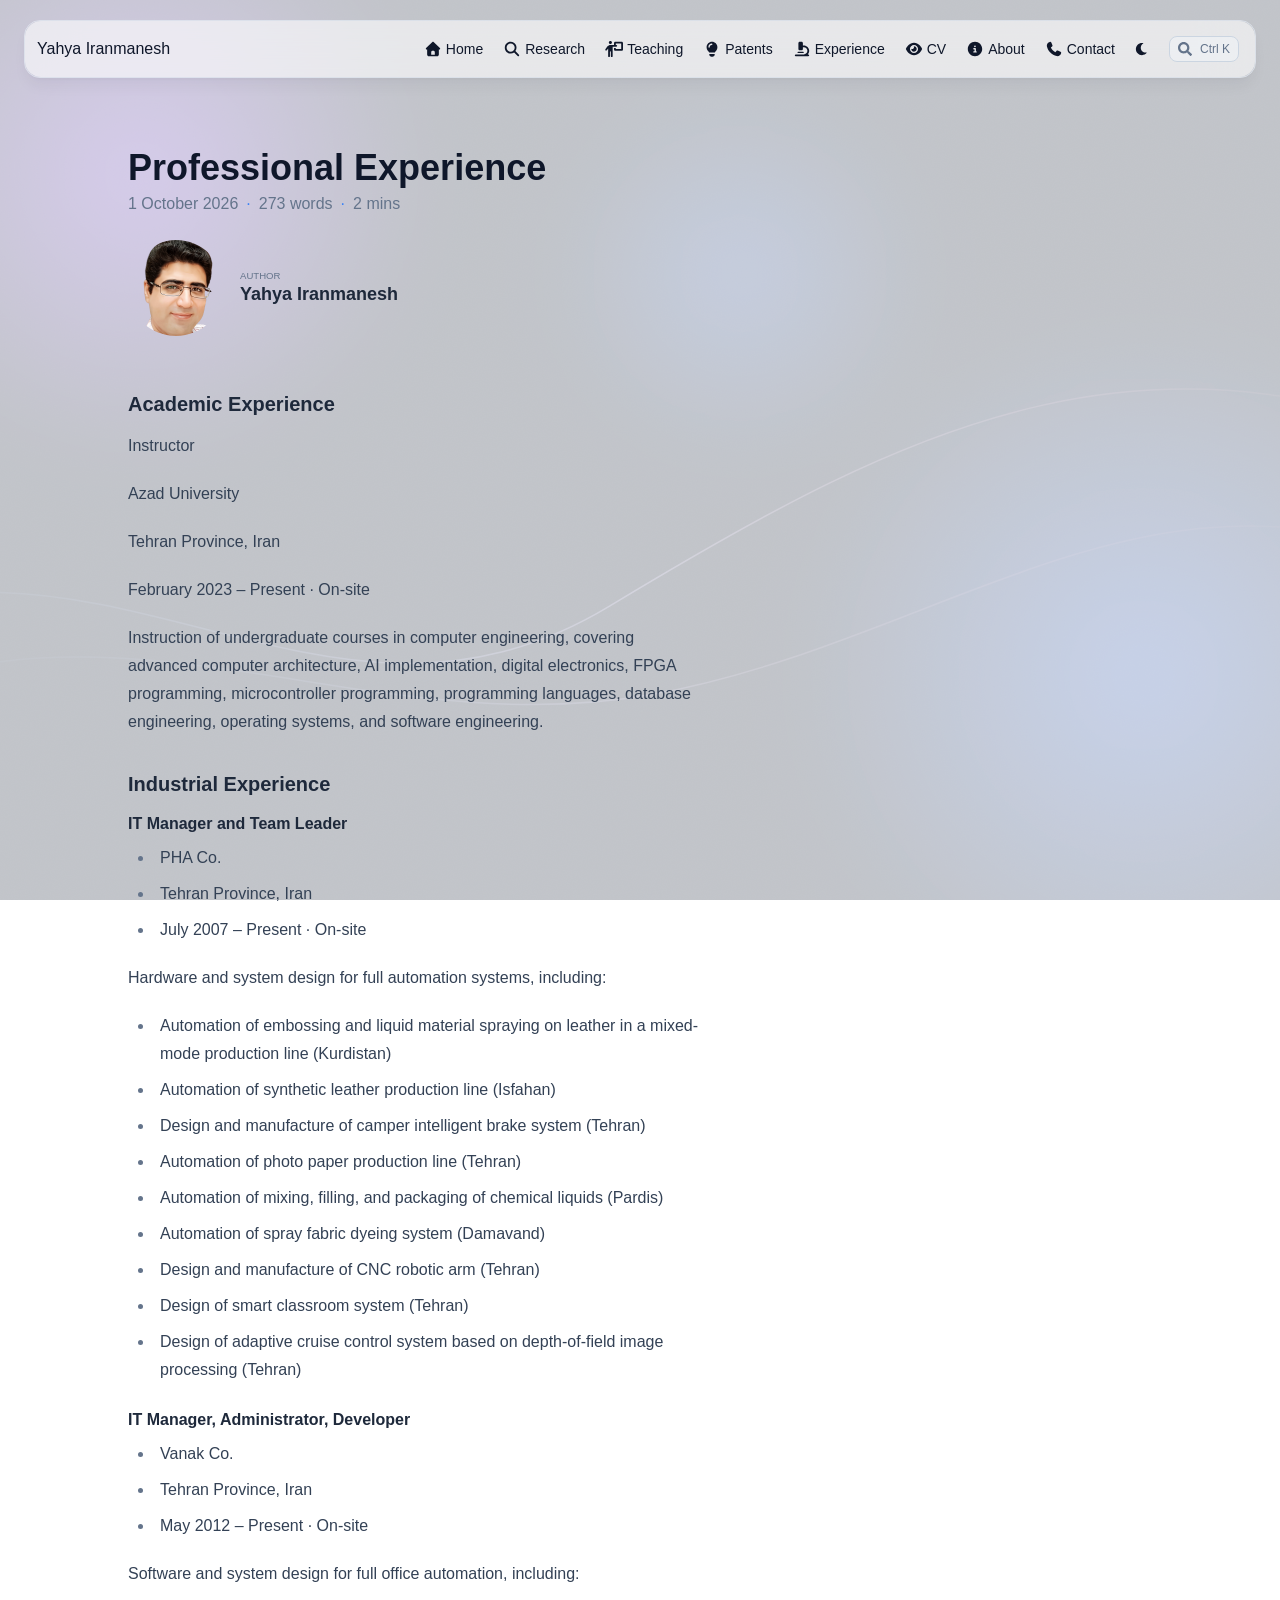
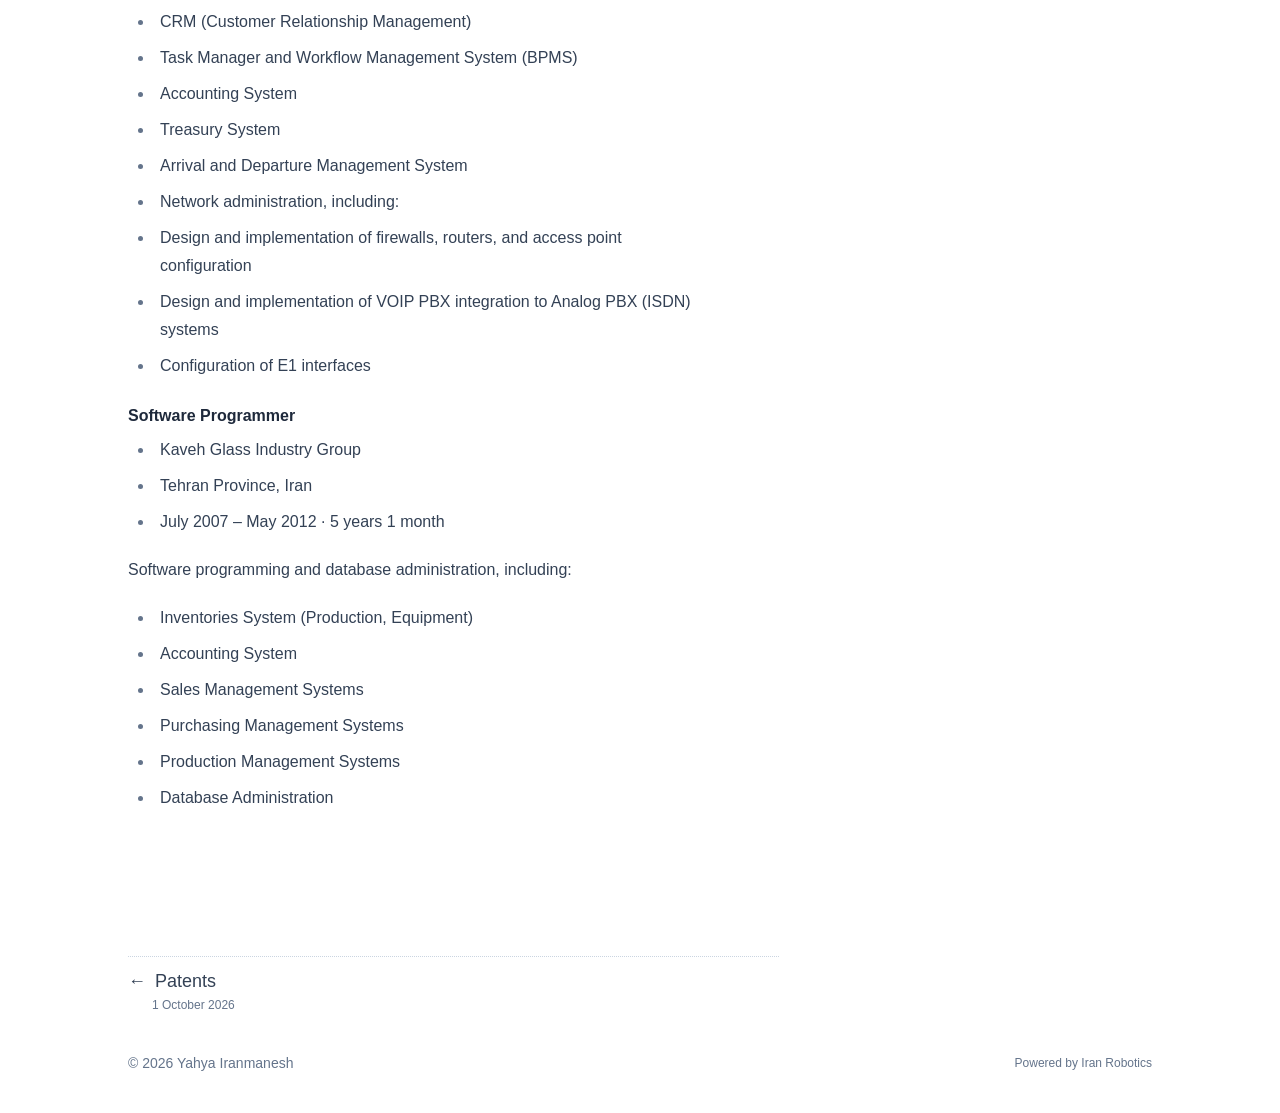
<file: experience/index.html>
<!doctype html><html lang=en dir=ltr class=scroll-smooth data-default-appearance=light data-auto-appearance=true><head><meta charset=utf-8><meta http-equiv=content-language content="en"><meta name=viewport content="width=device-width,initial-scale=1"><meta http-equiv=X-UA-Compatible content="ie=edge"><meta name=theme-color><title>Professional Experience &#183; Yahya Iranmanesh</title><meta name=title content="Professional Experience &#183; Yahya Iranmanesh"><link rel=canonical href=https://yahyairanmanesh.ir/experience/><meta name=author content="Yahya Iranmanesh"><meta property="og:url" content="https://yahyairanmanesh.ir/experience/"><meta property="og:site_name" content="Yahya Iranmanesh"><meta property="og:title" content="Professional Experience"><meta property="og:locale" content="en"><meta property="og:type" content="article"><meta property="article:published_time" content="2026-10-01T14:05:31+03:30"><meta property="article:modified_time" content="2026-10-01T14:05:31+03:30"><meta name=twitter:card content="summary"><meta name=twitter:title content="Professional Experience"><link type=text/css rel=stylesheet href=/css/main.bundle.min.css><script type=text/javascript src=/js/appearance.min.js></script><script defer src=/lib/zoom/zoom.min.umd.js></script><script defer src=/js/medium-zoom.js></script><script defer type=text/javascript id=script-bundle src=/js/main.bundle.min.js data-copy=Copy data-copied=Copied></script><link rel=apple-touch-icon sizes=180x180 href=/apple-touch-icon.png><link rel=icon type=image/png sizes=32x32 href=/favicon-32x32.png><link rel=icon type=image/png sizes=16x16 href=/favicon-16x16.png><link rel=manifest href=/site.webmanifest><script type=application/ld+json>[{"@context":"https://schema.org","@type":"Article","articleSection":"Yahya Iranmanesh","name":"Professional Experience","headline":"Professional Experience","inLanguage":"en","url":"https://yahyairanmanesh.ir/experience/","author":{"@type":"Person","name":"Yahya Iranmanesh","image":"https://yahyairanmanesh.ir/img/yahya.png"},"copyrightYear":"2026","dateCreated":"2026-10-01T14:05:31\u002b03:30","datePublished":"2026-10-01T14:05:31\u002b03:30","dateModified":"2026-10-01T14:05:31\u002b03:30","mainEntityOfPage":"https://yahyairanmanesh.ir/experience/","wordCount":273}]</script></head><body class="flex flex-col h-screen m-auto leading-7 max-w-7xl px-6 sm:px-14 md:px-24 lg:px-32 text-lg bg-neutral text-neutral-900 dark:bg-neutral-800 dark:text-neutral bf-scrollbar"><div id=the-top class="absolute flex self-center"><a class="px-3 py-1 text-sm -translate-y-8 rounded-b-lg bg-primary-200 focus:translate-y-0 dark:bg-neutral-600" href=#main-content><span class="font-bold text-primary-600 pe-2 dark:text-primary-400">&darr;</span>
Skip to main content</a></div><header><div class=min-h-32></div><div class="fixed inset-x-0 top-3 z-100 px-3 sm:top-5 sm:px-6"><div class="relative mx-auto max-w-7xl rounded-2xl border border-neutral-200/80 shadow-lg shadow-neutral-900/5 dark:border-neutral-700/80 [&_img.logo]:max-h-10 [&_img.logo]:max-w-10"><div class="absolute inset-0 -z-10 rounded-2xl bg-neutral/60 backdrop-blur-xl dark:bg-neutral-800/60"></div><div class=px-3><div class="main-menu flex items-center w-full gap-2 p-1 pl-0"><a href=/ class="text-base font-medium truncate min-w-0 shrink">Yahya Iranmanesh</a><div class="flex items-center ms-auto"><div class="hidden md:flex"><nav aria-label="Main menu" class="flex items-center gap-x-5 h-12"><a href=/ class="flex items-center bf-icon-color-hover" aria-label=Home title="Yahya Iranmanesh"><span class=mr-1><span class="relative block icon"><svg viewBox="0 0 640 640"><path fill="currentColor" d="M341.8 72.6c-12.3-11.4-31.3-11.4-43.5.0l-224 208C64.7 289.6 61.5 303.5 66.3 315.7S82.8 336 96 336h16V512c0 35.3 28.7 64 64 64H464c35.3.0 64-28.7 64-64V336h16C557.2 336 569 327.9 573.8 315.7 578.6 303.5 575.4 289.5 565.8 280.6l-224-208zM304 384h32c26.5.0 48 21.5 48 48v96H256V432c0-26.5 21.5-48 48-48z"/></svg></span>
</span><span class="text-sm font-medium break-normal">Home
</span></a><a href=/research/ class="flex items-center bf-icon-color-hover" aria-label=Research title=Research><span class=mr-1><span class="relative block icon"><svg viewBox="0 0 640 640"><path fill="currentColor" d="M480 272c0 45.9-14.9 88.3-40 122.7L566.6 521.4C579.1 533.9 579.1 554.2 566.6 566.7S533.8 579.2 521.3 566.7L394.7 440c-34.4 25.1-76.8 40-122.7 40-114.9.0-208-93.1-208-208C64 157.1 157.1 64 272 64s208 93.1 208 208zM272 416c79.5.0 144-64.5 144-144S351.5 128 272 128 128 192.5 128 272s64.5 144 144 144z"/></svg></span>
</span><span class="text-sm font-medium break-normal">Research
</span></a><a href=/teaching/ class="flex items-center bf-icon-color-hover" aria-label=Teaching title=Teaching><span class=mr-1><span class="relative block icon"><svg viewBox="0 0 640 640"><path fill="currentColor" d="M192 144c30.9.0 56-25.1 56-56 0-30.9-25.1-56-56-56s-56 25.1-56 56 25.1 56 56 56zM176 576V416C176 407.2 183.2 4e2 192 4e2S208 407.2 208 416V576c0 17.7 14.3 32 32 32s32-14.3 32-32V240H4e2c17.7.0 32-14.3 32-32s-14.3-32-32-32H384V128H576V320H384V288H320v48c0 26.5 21.5 48 48 48H592c26.5.0 48-21.5 48-48V112c0-26.5-21.5-48-48-48H368c-26.5.0-48 21.5-48 48v64H197.3c-45.6.0-88.5 21.6-115.6 58.2L14.3 324.9c-10.5 14.2-7.6 34.2 6.6 44.8C35.1 380.3 55.1 377.3 65.7 363.1L112 300.7V576c0 17.7 14.3 32 32 32s32-14.3 32-32z"/></svg></span>
</span><span class="text-sm font-medium break-normal">Teaching
</span></a><a href=/patents/ class="flex items-center bf-icon-color-hover" aria-label=Patents title=Patents><span class=mr-1><span class="relative block icon"><svg viewBox="0 0 640 640"><path fill="currentColor" d="M420.9 448C428.2 425.7 442.8 405.5 459.3 388.1 492 353.7 512 307.2 512 256c0-106-86-192-192-192S128 150 128 256c0 51.2 20 97.7 52.7 132.1 16.5 17.4 31.2 37.6 38.4 59.9H420.8zM416 496H224v16c0 44.2 35.8 80 80 80h32c44.2.0 80-35.8 80-80V496zM312 176c-39.8.0-72 32.2-72 72 0 13.3-10.7 24-24 24s-24-10.7-24-24c0-66.3 53.7-120 120-120 13.3.0 24 10.7 24 24s-10.7 24-24 24z"/></svg></span>
</span><span class="text-sm font-medium break-normal">Patents
</span></a><a href=/experience/ class="flex items-center bf-icon-color-hover" aria-label=Experience title="Professional Experience"><span class=mr-1><span class="relative block icon"><svg viewBox="0 0 640 640"><path fill="currentColor" d="M240 64c-26.5.0-48 21.5-48 48V320c0 26.5 21.5 48 48 48h64c26.5.0 48-21.5 48-48V256h32c70.7.0 128 57.3 128 128S454.7 512 384 512H96c-17.7.0-32 14.3-32 32s14.3 32 32 32H544c17.7.0 32-14.3 32-32s-14.3-32-32-32H527.1c30.4-34 48.9-78.8 48.9-128 0-106-86-192-192-192H352V112c0-26.5-21.5-48-48-48H240zM184 416c-13.3.0-24 10.7-24 24s10.7 24 24 24H360c13.3.0 24-10.7 24-24s-10.7-24-24-24H184z"/></svg></span>
</span><span class="text-sm font-medium break-normal">Experience
</span></a><a href=/cv/ class="flex items-center bf-icon-color-hover" aria-label=CV title="Curriculum Vitae"><span class=mr-1><span class="relative block icon"><svg viewBox="0 0 640 640"><path fill="currentColor" d="M320 96c-80.8.0-145.5 36.8-192.6 80.6-46.8 43.5-78.1 95.4-93 131.1C31.1 315.6 31.1 324.4 34.4 332.3c14.9 35.7 46.2 87.7 93 131.1C174.5 507.1 239.2 544 320 544s145.5-36.8 192.6-80.6c46.8-43.5 78.1-95.4 93-131.1C608.9 324.4 608.9 315.6 605.6 307.7c-14.9-35.7-46.2-87.7-93-131.1C465.5 132.9 400.8 96 320 96zM176 320c0-79.5 64.5-144 144-144s144 64.5 144 144-64.5 144-144 144-144-64.5-144-144zm144-64c0 35.3-28.7 64-64 64C244.5 320 233.7 317 224.3 311.6 223.3 322.5 224.2 333.7 227.2 344.8c13.7 51.2 66.4 81.6 117.6 67.9s81.6-66.4 67.9-117.6c-12.2-45.7-55.5-74.8-101.1-70.8C316.9 233.6 320 244.4 320 256z"/></svg></span>
</span><span class="text-sm font-medium break-normal">CV
</span></a><a href=/about/ class="flex items-center bf-icon-color-hover" aria-label=About title=About><span class=mr-1><span class="relative block icon"><svg viewBox="0 0 640 640"><path fill="currentColor" d="M320 576c141.4.0 256-114.6 256-256C576 178.6 461.4 64 320 64 178.6 64 64 178.6 64 320S178.6 576 320 576zM288 224c0-17.7 14.3-32 32-32s32 14.3 32 32-14.3 32-32 32-32-14.3-32-32zm-8 64h48c13.3.0 24 10.7 24 24v88h8c13.3.0 24 10.7 24 24s-10.7 24-24 24H280c-13.3.0-24-10.7-24-24s10.7-24 24-24h24V336H280c-13.3.0-24-10.7-24-24s10.7-24 24-24z"/></svg></span>
</span><span class="text-sm font-medium break-normal">About
</span></a><a href=/contact/ class="flex items-center bf-icon-color-hover" aria-label=Contact title=Contact><span class=mr-1><span class="relative block icon"><svg viewBox="0 0 640 640"><path fill="currentColor" d="M224.2 89C216.3 70.1 195.7 60.1 176.1 65.4l-5.5 1.5C106 84.5 50.8 147.1 66.9 223.3 104 398.3 241.7 536 416.7 573.1 493 589.3 555.5 534 573.1 469.4l1.5-5.5C580 444.2 569.9 423.6 551.1 415.8l-97.3-40.5C437.3 368.4 418.2 373.2 406.8 387.1l-38.6 47.2c-70.3-34.9-126.9-93.3-159.4-165l44.2-36c13.9-11.3 18.6-30.4 11.8-47L224.2 89z"/></svg></span>
</span><span class="text-sm font-medium break-normal">Contact</span></a><div class="flex items-center"><button id=appearance-switcher aria-label="Switch to dark appearance" type=button class="text-sm bf-icon-color-hover" title="Switch to dark appearance"><div class="flex items-center justify-center dark:hidden"><span class="relative block icon"><svg viewBox="0 0 512 512"><path fill="currentColor" d="M32 256C32 132.2 132.3 32 255.8 32c11.36.0 29.7 1.668 40.9 3.746 9.616 1.777 11.75 14.63 3.279 19.44C245 86.5 211.2 144.6 211.2 207.8c0 109.7 99.71 193 208.3 172.3 9.561-1.805 16.28 9.324 10.11 16.95C387.9 448.6 324.8 480 255.8 480 132.1 480 32 379.6 32 256z"/></svg></span></div><div class="items-center justify-center hidden dark:flex"><span class="relative block icon"><svg viewBox="0 0 512 512"><path fill="currentColor" d="M256 159.1c-53.02.0-95.1 42.98-95.1 95.1s41.2 96.9 95.1 96.9 95.1-42.98 95.1-95.1S309 159.1 256 159.1zM509.3 347l-63.2-91.9 63.15-91.01c6.332-9.125 1.104-21.74-9.826-23.72l-109-19.7-19.7-109c-1.975-10.93-14.59-16.16-23.72-9.824L256 65.89 164.1 2.736c-9.125-6.332-21.74-1.107-23.72 9.824L121.6 121.6 12.56 141.3C1.633 143.2-3.596 155.9 2.736 164.1L65.89 256 2.74 347.01c-6.332 9.125-1.105 21.74 9.824 23.72l109 19.7 19.7 109c1.975 10.93 14.59 16.16 23.72 9.824L256 446.1l91.01 63.15c9.127 6.334 21.75 1.107 23.72-9.822l19.7-109 109-19.7C510.4 368.8 515.6 356.1 509.3 347zM256 383.1c-70.69.0-127.1-57.31-127.1-127.1.0-70.69 57.31-127.1 127.1-127.1S383.1 186.2 383.1 256c0 70.7-56.4 127.1-127.1 127.1z"/></svg></span></div></button></div><button id=search-button aria-label="Search (/ or ⌘K)" class="flex items-center gap-2 rounded-lg border bf-border-color bf-border-color-hover bg-neutral-100/50 px-2 py-1 text-sm text-neutral-500 transition-colors hover:text-primary-600 dark:bg-neutral-800/50 dark:text-neutral-400 dark:hover:text-primary-400" title="Search (/ or ⌘K)">
<span class="relative block icon"><svg aria-hidden="true" focusable="false" data-prefix="fas" data-icon="search" class="svg-inline--fa fa-search fa-w-16" role="img" viewBox="0 0 512 512"><path fill="currentColor" d="M505 442.7 405.3 343c-4.5-4.5-10.6-7-17-7H372c27.6-35.3 44-79.7 44-128C416 93.1 322.9.0 208 0S0 93.1.0 208s93.1 208 208 208c48.3.0 92.7-16.4 128-44v16.3c0 6.4 2.5 12.5 7 17l99.7 99.7c9.4 9.4 24.6 9.4 33.9.0l28.3-28.3c9.4-9.4 9.4-24.6.1-34zM208 336c-70.7.0-128-57.2-128-128 0-70.7 57.2-128 128-128 70.7.0 128 57.2 128 128 0 70.7-57.2 128-128 128z"/></svg>
</span><kbd id=search-shortcut-hint class="pointer-events-none font-sans text-xs text-neutral-500 dark:text-neutral-400" aria-hidden=true>⌘K</kbd></button></nav></div><div class="flex md:hidden"><div class="mobile-header-row relative flex items-center h-14 gap-4"><button id=appearance-switcher-mobile type=button aria-label="Switch to dark appearance" title="Switch to dark appearance" class="flex items-center justify-center text-neutral-900 hover:text-primary-600 dark:text-neutral-200 dark:hover:text-primary-400"><div class=dark:hidden><span class="relative block icon"><svg viewBox="0 0 512 512"><path fill="currentColor" d="M32 256C32 132.2 132.3 32 255.8 32c11.36.0 29.7 1.668 40.9 3.746 9.616 1.777 11.75 14.63 3.279 19.44C245 86.5 211.2 144.6 211.2 207.8c0 109.7 99.71 193 208.3 172.3 9.561-1.805 16.28 9.324 10.11 16.95C387.9 448.6 324.8 480 255.8 480 132.1 480 32 379.6 32 256z"/></svg></span></div><div class="hidden dark:block"><span class="relative block icon"><svg viewBox="0 0 512 512"><path fill="currentColor" d="M256 159.1c-53.02.0-95.1 42.98-95.1 95.1s41.2 96.9 95.1 96.9 95.1-42.98 95.1-95.1S309 159.1 256 159.1zM509.3 347l-63.2-91.9 63.15-91.01c6.332-9.125 1.104-21.74-9.826-23.72l-109-19.7-19.7-109c-1.975-10.93-14.59-16.16-23.72-9.824L256 65.89 164.1 2.736c-9.125-6.332-21.74-1.107-23.72 9.824L121.6 121.6 12.56 141.3C1.633 143.2-3.596 155.9 2.736 164.1L65.89 256 2.74 347.01c-6.332 9.125-1.105 21.74 9.824 23.72l109 19.7 19.7 109c1.975 10.93 14.59 16.16 23.72 9.824L256 446.1l91.01 63.15c9.127 6.334 21.75 1.107 23.72-9.822l19.7-109 109-19.7C510.4 368.8 515.6 356.1 509.3 347zM256 383.1c-70.69.0-127.1-57.31-127.1-127.1.0-70.69 57.31-127.1 127.1-127.1S383.1 186.2 383.1 256c0 70.7-56.4 127.1-127.1 127.1z"/></svg></span></div></button>
<button id=search-button-mobile aria-label="Search (/ or ⌘K)" class="flex items-center justify-center bf-icon-color-hover" title="Search (/ or ⌘K)">
<span class="relative block icon"><svg aria-hidden="true" focusable="false" data-prefix="fas" data-icon="search" class="svg-inline--fa fa-search fa-w-16" role="img" viewBox="0 0 512 512"><path fill="currentColor" d="M505 442.7 405.3 343c-4.5-4.5-10.6-7-17-7H372c27.6-35.3 44-79.7 44-128C416 93.1 322.9.0 208 0S0 93.1.0 208s93.1 208 208 208c48.3.0 92.7-16.4 128-44v16.3c0 6.4 2.5 12.5 7 17l99.7 99.7c9.4 9.4 24.6 9.4 33.9.0l28.3-28.3c9.4-9.4 9.4-24.6.1-34zM208 336c-70.7.0-128-57.2-128-128 0-70.7 57.2-128 128-128 70.7.0 128 57.2 128 128 0 70.7-57.2 128-128 128z"/></svg>
</span></button>
<input type=checkbox id=mobile-menu-toggle autocomplete=off class="hidden peer">
<label for=mobile-menu-toggle tabindex=0 role=button aria-expanded=false aria-controls=mobile-menu-dialog aria-label="Main menu" class="flex items-center justify-center cursor-pointer bf-icon-color-hover"><span class="relative block icon"><svg viewBox="0 0 448 512"><path fill="currentColor" d="M0 96C0 78.33 14.33 64 32 64H416c17.7.0 32 14.33 32 32 0 17.7-14.3 32-32 32H32C14.33 128 0 113.7.0 96zM0 256c0-17.7 14.33-32 32-32H416c17.7.0 32 14.3 32 32s-14.3 32-32 32H32c-17.67.0-32-14.3-32-32zM416 448H32c-17.67.0-32-14.3-32-32s14.33-32 32-32H416c17.7.0 32 14.3 32 32s-14.3 32-32 32z"/></svg></span></label><div id=mobile-menu-dialog role=dialog aria-modal=true aria-label="Main menu" style=scrollbar-gutter:stable class="z-50 invisible overflow-y-auto opacity-0 transition-[opacity,visibility] duration-300 peer-checked:visible peer-checked:opacity-100
mobile-menu-style-dropdown absolute end-0 top-[calc(100%+0.75rem)] z-10 w-[min(22rem,calc(100vw-1.5rem))] rounded-2xl border border-neutral-200/80 bg-neutral/95 p-5 shadow-2xl shadow-neutral-900/20 dark:border-neutral-700/80 dark:bg-neutral-800/95
bf-scrollbar"><label for=mobile-menu-toggle tabindex=0 role=button aria-expanded=false aria-controls=mobile-menu-dialog class="absolute end-3 top-3 h-10 w-10 rounded-xl flex items-center justify-center cursor-pointer select-none bf-icon-color-hover border bf-border-color bf-border-color-hover bg-neutral-50 dark:bg-neutral-900"><span class=sr-only>Close menu</span>
<span class="relative block icon"><svg viewBox="0 0 320 512"><path fill="currentColor" d="M310.6 361.4c12.5 12.5 12.5 32.75.0 45.25C304.4 412.9 296.2 416 288 416s-16.38-3.125-22.62-9.375L160 301.3 54.63 406.6C48.38 412.9 40.19 416 32 416S15.63 412.9 9.375 406.6c-12.5-12.5-12.5-32.75.0-45.25l105.4-105.4L9.375 150.6c-12.5-12.5-12.5-32.75.0-45.25s32.75-12.5 45.25.0L160 210.8l105.4-105.4c12.5-12.5 32.75-12.5 45.25.0s12.5 32.75.0 45.25l-105.4 105.4L310.6 361.4z"/></svg></span></label><nav aria-label="Mobile menu" class="mt-10 space-y-3"><div class=px-2><div class="flex items-center gap-4"><a href=/ aria-label=Home class="flex grow items-center gap-4 group bf-icon-color-hover text-neutral-700 dark:text-neutral-200"><span class="flex items-center justify-center h-8 w-8 text-2xl"><span class="relative block icon"><svg viewBox="0 0 640 640"><path fill="currentColor" d="M341.8 72.6c-12.3-11.4-31.3-11.4-43.5.0l-224 208C64.7 289.6 61.5 303.5 66.3 315.7S82.8 336 96 336h16V512c0 35.3 28.7 64 64 64H464c35.3.0 64-28.7 64-64V336h16C557.2 336 569 327.9 573.8 315.7 578.6 303.5 575.4 289.5 565.8 280.6l-224-208zM304 384h32c26.5.0 48 21.5 48 48v96H256V432c0-26.5 21.5-48 48-48z"/></svg></span>
</span><span title="Yahya Iranmanesh" class="text-2xl font-bold tracking-tight">Home</span></a></div></div><div class=px-2><div class="flex items-center gap-4"><a href=/research/ aria-label=Research class="flex grow items-center gap-4 group bf-icon-color-hover text-neutral-700 dark:text-neutral-200"><span class="flex items-center justify-center h-8 w-8 text-2xl"><span class="relative block icon"><svg viewBox="0 0 640 640"><path fill="currentColor" d="M480 272c0 45.9-14.9 88.3-40 122.7L566.6 521.4C579.1 533.9 579.1 554.2 566.6 566.7S533.8 579.2 521.3 566.7L394.7 440c-34.4 25.1-76.8 40-122.7 40-114.9.0-208-93.1-208-208C64 157.1 157.1 64 272 64s208 93.1 208 208zM272 416c79.5.0 144-64.5 144-144S351.5 128 272 128 128 192.5 128 272s64.5 144 144 144z"/></svg></span>
</span><span title=Research class="text-2xl font-bold tracking-tight">Research</span></a></div></div><div class=px-2><div class="flex items-center gap-4"><a href=/teaching/ aria-label=Teaching class="flex grow items-center gap-4 group bf-icon-color-hover text-neutral-700 dark:text-neutral-200"><span class="flex items-center justify-center h-8 w-8 text-2xl"><span class="relative block icon"><svg viewBox="0 0 640 640"><path fill="currentColor" d="M192 144c30.9.0 56-25.1 56-56 0-30.9-25.1-56-56-56s-56 25.1-56 56 25.1 56 56 56zM176 576V416C176 407.2 183.2 4e2 192 4e2S208 407.2 208 416V576c0 17.7 14.3 32 32 32s32-14.3 32-32V240H4e2c17.7.0 32-14.3 32-32s-14.3-32-32-32H384V128H576V320H384V288H320v48c0 26.5 21.5 48 48 48H592c26.5.0 48-21.5 48-48V112c0-26.5-21.5-48-48-48H368c-26.5.0-48 21.5-48 48v64H197.3c-45.6.0-88.5 21.6-115.6 58.2L14.3 324.9c-10.5 14.2-7.6 34.2 6.6 44.8C35.1 380.3 55.1 377.3 65.7 363.1L112 300.7V576c0 17.7 14.3 32 32 32s32-14.3 32-32z"/></svg></span>
</span><span title=Teaching class="text-2xl font-bold tracking-tight">Teaching</span></a></div></div><div class=px-2><div class="flex items-center gap-4"><a href=/patents/ aria-label=Patents class="flex grow items-center gap-4 group bf-icon-color-hover text-neutral-700 dark:text-neutral-200"><span class="flex items-center justify-center h-8 w-8 text-2xl"><span class="relative block icon"><svg viewBox="0 0 640 640"><path fill="currentColor" d="M420.9 448C428.2 425.7 442.8 405.5 459.3 388.1 492 353.7 512 307.2 512 256c0-106-86-192-192-192S128 150 128 256c0 51.2 20 97.7 52.7 132.1 16.5 17.4 31.2 37.6 38.4 59.9H420.8zM416 496H224v16c0 44.2 35.8 80 80 80h32c44.2.0 80-35.8 80-80V496zM312 176c-39.8.0-72 32.2-72 72 0 13.3-10.7 24-24 24s-24-10.7-24-24c0-66.3 53.7-120 120-120 13.3.0 24 10.7 24 24s-10.7 24-24 24z"/></svg></span>
</span><span title=Patents class="text-2xl font-bold tracking-tight">Patents</span></a></div></div><div class=px-2><div class="flex items-center gap-4"><a href=/experience/ aria-label=Experience class="flex grow items-center gap-4 group bf-icon-color-hover text-neutral-700 dark:text-neutral-200"><span class="flex items-center justify-center h-8 w-8 text-2xl"><span class="relative block icon"><svg viewBox="0 0 640 640"><path fill="currentColor" d="M240 64c-26.5.0-48 21.5-48 48V320c0 26.5 21.5 48 48 48h64c26.5.0 48-21.5 48-48V256h32c70.7.0 128 57.3 128 128S454.7 512 384 512H96c-17.7.0-32 14.3-32 32s14.3 32 32 32H544c17.7.0 32-14.3 32-32s-14.3-32-32-32H527.1c30.4-34 48.9-78.8 48.9-128 0-106-86-192-192-192H352V112c0-26.5-21.5-48-48-48H240zM184 416c-13.3.0-24 10.7-24 24s10.7 24 24 24H360c13.3.0 24-10.7 24-24s-10.7-24-24-24H184z"/></svg></span>
</span><span title="Professional Experience" class="text-2xl font-bold tracking-tight">Experience</span></a></div></div><div class=px-2><div class="flex items-center gap-4"><a href=/cv/ aria-label=CV class="flex grow items-center gap-4 group bf-icon-color-hover text-neutral-700 dark:text-neutral-200"><span class="flex items-center justify-center h-8 w-8 text-2xl"><span class="relative block icon"><svg viewBox="0 0 640 640"><path fill="currentColor" d="M320 96c-80.8.0-145.5 36.8-192.6 80.6-46.8 43.5-78.1 95.4-93 131.1C31.1 315.6 31.1 324.4 34.4 332.3c14.9 35.7 46.2 87.7 93 131.1C174.5 507.1 239.2 544 320 544s145.5-36.8 192.6-80.6c46.8-43.5 78.1-95.4 93-131.1C608.9 324.4 608.9 315.6 605.6 307.7c-14.9-35.7-46.2-87.7-93-131.1C465.5 132.9 400.8 96 320 96zM176 320c0-79.5 64.5-144 144-144s144 64.5 144 144-64.5 144-144 144-144-64.5-144-144zm144-64c0 35.3-28.7 64-64 64C244.5 320 233.7 317 224.3 311.6 223.3 322.5 224.2 333.7 227.2 344.8c13.7 51.2 66.4 81.6 117.6 67.9s81.6-66.4 67.9-117.6c-12.2-45.7-55.5-74.8-101.1-70.8C316.9 233.6 320 244.4 320 256z"/></svg></span>
</span><span title="Curriculum Vitae" class="text-2xl font-bold tracking-tight">CV</span></a></div></div><div class=px-2><div class="flex items-center gap-4"><a href=/about/ aria-label=About class="flex grow items-center gap-4 group bf-icon-color-hover text-neutral-700 dark:text-neutral-200"><span class="flex items-center justify-center h-8 w-8 text-2xl"><span class="relative block icon"><svg viewBox="0 0 640 640"><path fill="currentColor" d="M320 576c141.4.0 256-114.6 256-256C576 178.6 461.4 64 320 64 178.6 64 64 178.6 64 320S178.6 576 320 576zM288 224c0-17.7 14.3-32 32-32s32 14.3 32 32-14.3 32-32 32-32-14.3-32-32zm-8 64h48c13.3.0 24 10.7 24 24v88h8c13.3.0 24 10.7 24 24s-10.7 24-24 24H280c-13.3.0-24-10.7-24-24s10.7-24 24-24h24V336H280c-13.3.0-24-10.7-24-24s10.7-24 24-24z"/></svg></span>
</span><span title=About class="text-2xl font-bold tracking-tight">About</span></a></div></div><div class=px-2><div class="flex items-center gap-4"><a href=/contact/ aria-label=Contact class="flex grow items-center gap-4 group bf-icon-color-hover text-neutral-700 dark:text-neutral-200"><span class="flex items-center justify-center h-8 w-8 text-2xl"><span class="relative block icon"><svg viewBox="0 0 640 640"><path fill="currentColor" d="M224.2 89C216.3 70.1 195.7 60.1 176.1 65.4l-5.5 1.5C106 84.5 50.8 147.1 66.9 223.3 104 398.3 241.7 536 416.7 573.1 493 589.3 555.5 534 573.1 469.4l1.5-5.5C580 444.2 569.9 423.6 551.1 415.8l-97.3-40.5C437.3 368.4 418.2 373.2 406.8 387.1l-38.6 47.2c-70.3-34.9-126.9-93.3-159.4-165l44.2-36c13.9-11.3 18.6-30.4 11.8-47L224.2 89z"/></svg></span>
</span><span title=Contact class="text-2xl font-bold tracking-tight">Contact</span></a></div></div></nav></div></div></div></div></div></div></div></div></header><div class="relative flex flex-col grow"><main id=main-content class=grow><article><header id=single_header class="mt-5 max-w-prose"><h1 class="mt-0 text-4xl font-extrabold text-neutral-900 dark:text-neutral">Professional Experience</h1><div class="mt-1 mb-6 text-base text-neutral-500 dark:text-neutral-400 print:hidden"><div class="flex flex-row flex-wrap items-center"><time datetime=2026-10-01T14:05:31+03:30>1 October 2026</time><span class="px-2 text-primary-500">&#183;</span><span>273 words</span><span class="px-2 text-primary-500">&#183;</span><span title="Reading time">2 mins</span></div></div><div class="flex author"><img class="!mt-0 !mb-0 h-24 w-24 rounded-full me-4" width=96 height=96 alt="Yahya Iranmanesh" src=/img/yahya_hu_fbd7b19d58e584b1.png data-zoom-src=/img/yahya_hu_9b7a9ebb1b1a1eb7.png><div class=place-self-center><div class="text-[0.6rem] uppercase leading-3 text-neutral-500 dark:text-neutral-400">Author</div><div class="font-semibold leading-6 text-neutral-800 dark:text-neutral-300">Yahya Iranmanesh</div><div class="text-2xl sm:text-lg"></div></div></div><div class=mb-5></div></header><section class="flex flex-col max-w-full mt-0 prose dark:prose-invert lg:flex-row"><div class="min-w-0 min-h-0 max-w-fit"><div class="article-content max-w-prose mb-20"><h3 class="relative group">Academic Experience<div id=academic-experience class=anchor></div><span class="absolute top-0 w-6 transition-opacity opacity-0 -start-6 not-prose group-hover:opacity-100 select-none"><a class="text-primary-300 dark:text-neutral-700 !no-underline" href=#academic-experience aria-label=Anchor>#</a></span></h3><p>Instructor</p><p>Azad University</p><p>Tehran Province, Iran</p><p>February 2023 – Present · On-site</p><p>Instruction of undergraduate courses in computer engineering, covering advanced computer architecture, AI implementation, digital electronics, FPGA programming, microcontroller programming, programming languages, database engineering, operating systems, and software engineering.</p><h3 class="relative group">Industrial Experience<div id=industrial-experience class=anchor></div><span class="absolute top-0 w-6 transition-opacity opacity-0 -start-6 not-prose group-hover:opacity-100 select-none"><a class="text-primary-300 dark:text-neutral-700 !no-underline" href=#industrial-experience aria-label=Anchor>#</a></span></h3><h4 class="relative group">IT Manager and Team Leader<div id=it-manager-and-team-leader class=anchor></div><span class="absolute top-0 w-6 transition-opacity opacity-0 -start-6 not-prose group-hover:opacity-100 select-none"><a class="text-primary-300 dark:text-neutral-700 !no-underline" href=#it-manager-and-team-leader aria-label=Anchor>#</a></span></h4><ul><li>PHA Co.</li><li>Tehran Province, Iran</li><li>July 2007 – Present · On-site</li></ul><h5 class="relative group">Hardware and system design for full automation systems, including:<div id=hardware-and-system-design-for-full-automation-systems-including class=anchor></div><span class="absolute top-0 w-6 transition-opacity opacity-0 -start-6 not-prose group-hover:opacity-100 select-none"><a class="text-primary-300 dark:text-neutral-700 !no-underline" href=#hardware-and-system-design-for-full-automation-systems-including aria-label=Anchor>#</a></span></h5><ul><li>Automation of embossing and liquid material spraying on leather in a mixed-mode production line (Kurdistan)</li><li>Automation of synthetic leather production line (Isfahan)</li><li>Design and manufacture of camper intelligent brake system (Tehran)</li><li>Automation of photo paper production line (Tehran)</li><li>Automation of mixing, filling, and packaging of chemical liquids (Pardis)</li><li>Automation of spray fabric dyeing system (Damavand)</li><li>Design and manufacture of CNC robotic arm (Tehran)</li><li>Design of smart classroom system (Tehran)</li><li>Design of adaptive cruise control system based on depth-of-field image processing (Tehran)</li></ul><h4 class="relative group">IT Manager, Administrator, Developer<div id=it-manager-administrator-developer class=anchor></div><span class="absolute top-0 w-6 transition-opacity opacity-0 -start-6 not-prose group-hover:opacity-100 select-none"><a class="text-primary-300 dark:text-neutral-700 !no-underline" href=#it-manager-administrator-developer aria-label=Anchor>#</a></span></h4><ul><li>Vanak Co.</li><li>Tehran Province, Iran</li><li>May 2012 – Present · On-site</li></ul><h5 class="relative group">Software and system design for full office automation, including:<div id=software-and-system-design-for-full-office-automation-including class=anchor></div><span class="absolute top-0 w-6 transition-opacity opacity-0 -start-6 not-prose group-hover:opacity-100 select-none"><a class="text-primary-300 dark:text-neutral-700 !no-underline" href=#software-and-system-design-for-full-office-automation-including aria-label=Anchor>#</a></span></h5><ul><li>CRM (Customer Relationship Management)</li><li>Task Manager and Workflow Management System (BPMS)</li><li>Accounting System</li><li>Treasury System</li><li>Arrival and Departure Management System</li><li>Network administration, including:</li><li>Design and implementation of firewalls, routers, and access point configuration</li><li>Design and implementation of VOIP PBX integration to Analog PBX (ISDN) systems</li><li>Configuration of E1 interfaces</li></ul><h4 class="relative group">Software Programmer<div id=software-programmer class=anchor></div><span class="absolute top-0 w-6 transition-opacity opacity-0 -start-6 not-prose group-hover:opacity-100 select-none"><a class="text-primary-300 dark:text-neutral-700 !no-underline" href=#software-programmer aria-label=Anchor>#</a></span></h4><ul><li>Kaveh Glass Industry Group</li><li>Tehran Province, Iran</li><li>July 2007 – May 2012 · 5 years 1 month</li></ul><h5 class="relative group">Software programming and database administration, including:<div id=software-programming-and-database-administration-including class=anchor></div><span class="absolute top-0 w-6 transition-opacity opacity-0 -start-6 not-prose group-hover:opacity-100 select-none"><a class="text-primary-300 dark:text-neutral-700 !no-underline" href=#software-programming-and-database-administration-including aria-label=Anchor>#</a></span></h5><ul><li>Inventories System (Production, Equipment)</li><li>Accounting System</li><li>Sales Management Systems</li><li>Purchasing Management Systems</li><li>Production Management Systems</li><li>Database Administration</li></ul></div></div></section><footer class="pt-8 max-w-prose print:hidden"><div class=pt-8><hr class="border-dotted border-neutral-300 dark:border-neutral-600"><div class="flex justify-between pt-3"><span class="flex flex-col"><a class="flex text-neutral-700 hover:text-primary-600 dark:text-neutral dark:hover:text-primary-400" href=/patents/><span class=leading-6><span class="inline-block rtl:rotate-180">&larr;</span>&ensp;Patents
</span></a><span class="ms-6 mt-1 text-xs text-neutral-500 dark:text-neutral-400"><time datetime=2026-10-01T14:02:46+03:30>1 October 2026</time>
</span></span><span class="flex flex-col items-end"></span></div></div></footer></article><div id=scroll-to-top class="fixed bottom-6 end-6 z-50 transform translate-y-4 opacity-0 duration-200"><a href=#the-top class="pointer-events-auto flex h-12 w-12 items-center justify-center rounded-full bg-neutral/50 text-xl text-neutral-700 hover:text-primary-600 dark:bg-neutral-800/50 dark:text-neutral dark:hover:text-primary-400" aria-label="Scroll to top" title="Scroll to top">&uarr;</a></div></main><footer id=site-footer class="py-10 print:hidden"><div class="flex items-center justify-between"><p class="text-sm text-neutral-500 dark:text-neutral-400">&copy;
2026
Yahya Iranmanesh</p><p class="text-xs text-neutral-500 dark:text-neutral-400">Powered by <a class="hover:underline hover:decoration-primary-400 hover:text-primary-500" href=https://www.iranrobotics.com/ target=_blank rel="noopener noreferrer">Iran Robotics</a></p></div></footer><div id=search-wrapper role=dialog aria-modal=true aria-label=Search class="invisible fixed inset-0 flex h-screen w-screen cursor-default flex-col bg-neutral-500/50 p-4 backdrop-blur-sm dark:bg-neutral-900/50 sm:p-6 md:p-[10vh] lg:p-[12vh] z-500" data-url=/><div id=search-modal class="flex flex-col w-full max-w-3xl min-h-0 mx-auto border rounded-md shadow-lg top-20 border-neutral-200 bg-neutral dark:border-neutral-700 dark:bg-neutral-800"><header class="relative z-10 flex items-center justify-between flex-none px-2"><form class="flex items-center flex-auto min-w-0"><div class="flex items-center justify-center w-8 h-8 text-neutral-400"><span class="relative block icon"><svg aria-hidden="true" focusable="false" data-prefix="fas" data-icon="search" class="svg-inline--fa fa-search fa-w-16" role="img" viewBox="0 0 512 512"><path fill="currentColor" d="M505 442.7 405.3 343c-4.5-4.5-10.6-7-17-7H372c27.6-35.3 44-79.7 44-128C416 93.1 322.9.0 208 0S0 93.1.0 208s93.1 208 208 208c48.3.0 92.7-16.4 128-44v16.3c0 6.4 2.5 12.5 7 17l99.7 99.7c9.4 9.4 24.6 9.4 33.9.0l28.3-28.3c9.4-9.4 9.4-24.6.1-34zM208 336c-70.7.0-128-57.2-128-128 0-70.7 57.2-128 128-128 70.7.0 128 57.2 128 128 0 70.7-57.2 128-128 128z"/></svg></span></div><input type=search id=search-query aria-label=Search class="flex flex-auto h-12 mx-1 bg-transparent appearance-none focus:outline-dotted focus:outline-2 focus:outline-transparent" placeholder=Search tabindex=0></form><button id=close-search-button class="flex items-center justify-center w-8 h-8 text-neutral-700 hover:text-primary-600 dark:text-neutral dark:hover:text-primary-400" title="Close (Esc)">
<span class="relative block icon"><svg viewBox="0 0 320 512"><path fill="currentColor" d="M310.6 361.4c12.5 12.5 12.5 32.75.0 45.25C304.4 412.9 296.2 416 288 416s-16.38-3.125-22.62-9.375L160 301.3 54.63 406.6C48.38 412.9 40.19 416 32 416S15.63 412.9 9.375 406.6c-12.5-12.5-12.5-32.75.0-45.25l105.4-105.4L9.375 150.6c-12.5-12.5-12.5-32.75.0-45.25s32.75-12.5 45.25.0L160 210.8l105.4-105.4c12.5-12.5 32.75-12.5 45.25.0s12.5 32.75.0 45.25l-105.4 105.4L310.6 361.4z"/></svg></span></button></header><section class="flex-auto px-2 overflow-auto"><ul id=search-results></ul></section></div></div></div><div id=background-canvas aria-hidden=true class="pointer-events-none fixed inset-0 -z-20"><img src=/img/site-background.svg role=presentation loading=eager decoding=async class="nozoom h-full w-full object-cover"><div class="absolute inset-0 bg-neutral/75 dark:bg-neutral-800/60"></div></div></body></html>
</file>
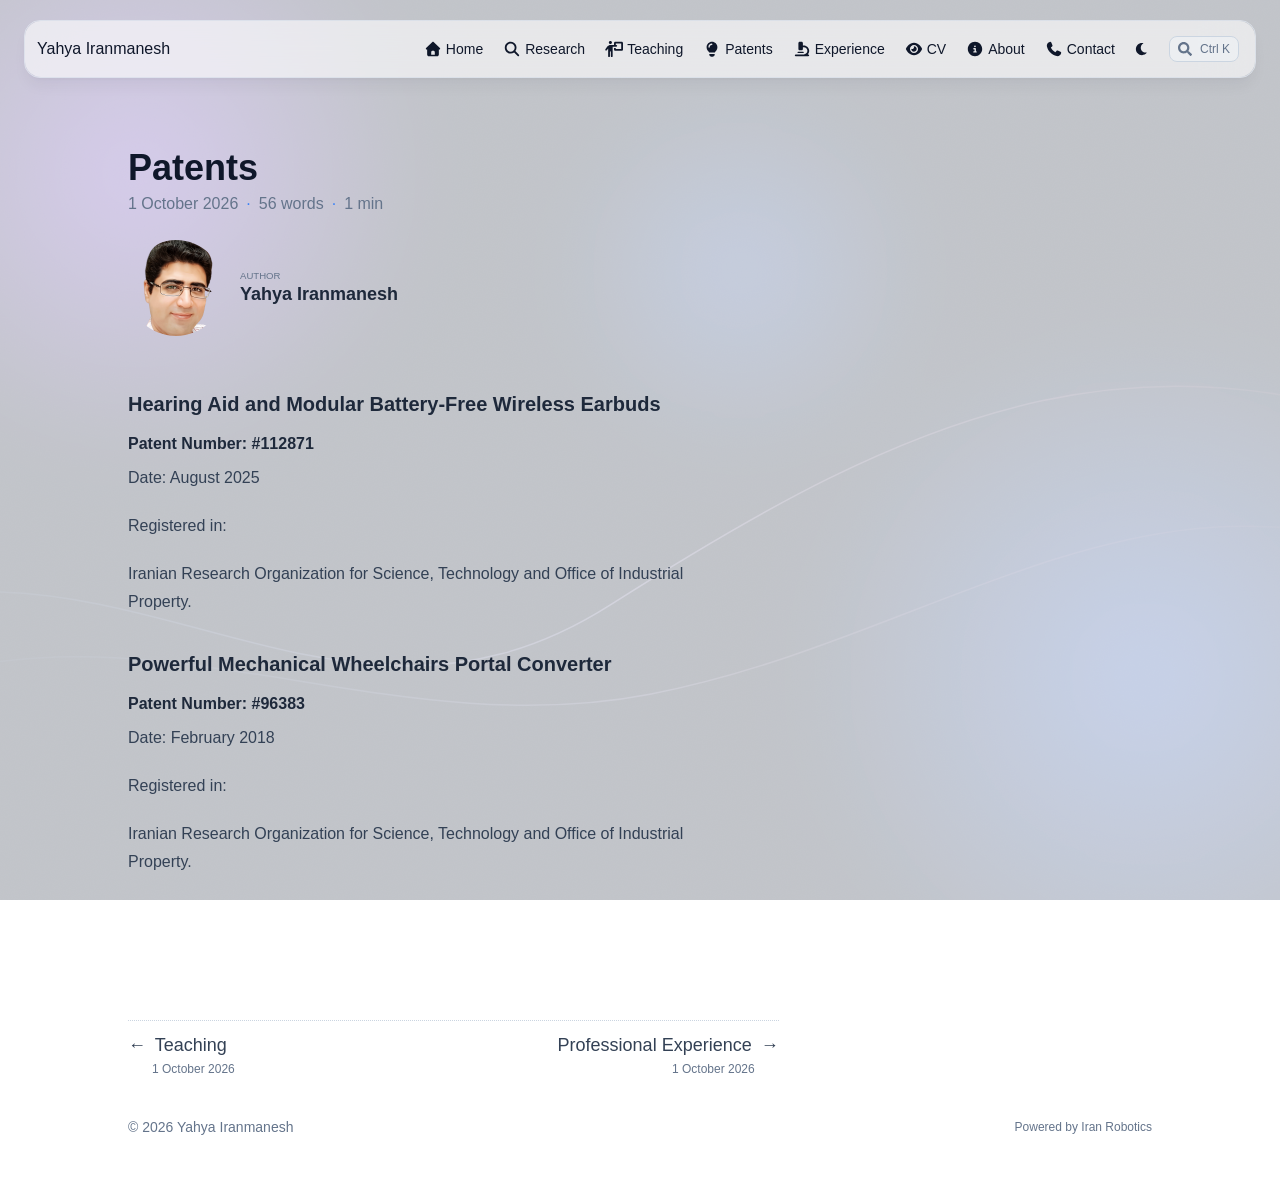
<file: patents/index.html>
<!doctype html><html lang=en dir=ltr class=scroll-smooth data-default-appearance=light data-auto-appearance=true><head><meta charset=utf-8><meta http-equiv=content-language content="en"><meta name=viewport content="width=device-width,initial-scale=1"><meta http-equiv=X-UA-Compatible content="ie=edge"><meta name=theme-color><title>Patents &#183; Yahya Iranmanesh</title><meta name=title content="Patents &#183; Yahya Iranmanesh"><link rel=canonical href=https://yahyairanmanesh.ir/patents/><meta name=author content="Yahya Iranmanesh"><meta property="og:url" content="https://yahyairanmanesh.ir/patents/"><meta property="og:site_name" content="Yahya Iranmanesh"><meta property="og:title" content="Patents"><meta property="og:locale" content="en"><meta property="og:type" content="article"><meta property="article:published_time" content="2026-10-01T14:02:46+03:30"><meta property="article:modified_time" content="2026-10-01T14:02:46+03:30"><meta name=twitter:card content="summary"><meta name=twitter:title content="Patents"><link type=text/css rel=stylesheet href=/css/main.bundle.min.css><script type=text/javascript src=/js/appearance.min.js></script><script defer src=/lib/zoom/zoom.min.umd.js></script><script defer src=/js/medium-zoom.js></script><script defer type=text/javascript id=script-bundle src=/js/main.bundle.min.js data-copy=Copy data-copied=Copied></script><link rel=apple-touch-icon sizes=180x180 href=/apple-touch-icon.png><link rel=icon type=image/png sizes=32x32 href=/favicon-32x32.png><link rel=icon type=image/png sizes=16x16 href=/favicon-16x16.png><link rel=manifest href=/site.webmanifest><script type=application/ld+json>[{"@context":"https://schema.org","@type":"Article","articleSection":"Yahya Iranmanesh","name":"Patents","headline":"Patents","inLanguage":"en","url":"https://yahyairanmanesh.ir/patents/","author":{"@type":"Person","name":"Yahya Iranmanesh","image":"https://yahyairanmanesh.ir/img/yahya.png"},"copyrightYear":"2026","dateCreated":"2026-10-01T14:02:46\u002b03:30","datePublished":"2026-10-01T14:02:46\u002b03:30","dateModified":"2026-10-01T14:02:46\u002b03:30","mainEntityOfPage":"https://yahyairanmanesh.ir/patents/","wordCount":56}]</script></head><body class="flex flex-col h-screen m-auto leading-7 max-w-7xl px-6 sm:px-14 md:px-24 lg:px-32 text-lg bg-neutral text-neutral-900 dark:bg-neutral-800 dark:text-neutral bf-scrollbar"><div id=the-top class="absolute flex self-center"><a class="px-3 py-1 text-sm -translate-y-8 rounded-b-lg bg-primary-200 focus:translate-y-0 dark:bg-neutral-600" href=#main-content><span class="font-bold text-primary-600 pe-2 dark:text-primary-400">&darr;</span>
Skip to main content</a></div><header><div class=min-h-32></div><div class="fixed inset-x-0 top-3 z-100 px-3 sm:top-5 sm:px-6"><div class="relative mx-auto max-w-7xl rounded-2xl border border-neutral-200/80 shadow-lg shadow-neutral-900/5 dark:border-neutral-700/80 [&_img.logo]:max-h-10 [&_img.logo]:max-w-10"><div class="absolute inset-0 -z-10 rounded-2xl bg-neutral/60 backdrop-blur-xl dark:bg-neutral-800/60"></div><div class=px-3><div class="main-menu flex items-center w-full gap-2 p-1 pl-0"><a href=/ class="text-base font-medium truncate min-w-0 shrink">Yahya Iranmanesh</a><div class="flex items-center ms-auto"><div class="hidden md:flex"><nav aria-label="Main menu" class="flex items-center gap-x-5 h-12"><a href=/ class="flex items-center bf-icon-color-hover" aria-label=Home title="Yahya Iranmanesh"><span class=mr-1><span class="relative block icon"><svg viewBox="0 0 640 640"><path fill="currentColor" d="M341.8 72.6c-12.3-11.4-31.3-11.4-43.5.0l-224 208C64.7 289.6 61.5 303.5 66.3 315.7S82.8 336 96 336h16V512c0 35.3 28.7 64 64 64H464c35.3.0 64-28.7 64-64V336h16C557.2 336 569 327.9 573.8 315.7 578.6 303.5 575.4 289.5 565.8 280.6l-224-208zM304 384h32c26.5.0 48 21.5 48 48v96H256V432c0-26.5 21.5-48 48-48z"/></svg></span>
</span><span class="text-sm font-medium break-normal">Home
</span></a><a href=/research/ class="flex items-center bf-icon-color-hover" aria-label=Research title=Research><span class=mr-1><span class="relative block icon"><svg viewBox="0 0 640 640"><path fill="currentColor" d="M480 272c0 45.9-14.9 88.3-40 122.7L566.6 521.4C579.1 533.9 579.1 554.2 566.6 566.7S533.8 579.2 521.3 566.7L394.7 440c-34.4 25.1-76.8 40-122.7 40-114.9.0-208-93.1-208-208C64 157.1 157.1 64 272 64s208 93.1 208 208zM272 416c79.5.0 144-64.5 144-144S351.5 128 272 128 128 192.5 128 272s64.5 144 144 144z"/></svg></span>
</span><span class="text-sm font-medium break-normal">Research
</span></a><a href=/teaching/ class="flex items-center bf-icon-color-hover" aria-label=Teaching title=Teaching><span class=mr-1><span class="relative block icon"><svg viewBox="0 0 640 640"><path fill="currentColor" d="M192 144c30.9.0 56-25.1 56-56 0-30.9-25.1-56-56-56s-56 25.1-56 56 25.1 56 56 56zM176 576V416C176 407.2 183.2 4e2 192 4e2S208 407.2 208 416V576c0 17.7 14.3 32 32 32s32-14.3 32-32V240H4e2c17.7.0 32-14.3 32-32s-14.3-32-32-32H384V128H576V320H384V288H320v48c0 26.5 21.5 48 48 48H592c26.5.0 48-21.5 48-48V112c0-26.5-21.5-48-48-48H368c-26.5.0-48 21.5-48 48v64H197.3c-45.6.0-88.5 21.6-115.6 58.2L14.3 324.9c-10.5 14.2-7.6 34.2 6.6 44.8C35.1 380.3 55.1 377.3 65.7 363.1L112 300.7V576c0 17.7 14.3 32 32 32s32-14.3 32-32z"/></svg></span>
</span><span class="text-sm font-medium break-normal">Teaching
</span></a><a href=/patents/ class="flex items-center bf-icon-color-hover" aria-label=Patents title=Patents><span class=mr-1><span class="relative block icon"><svg viewBox="0 0 640 640"><path fill="currentColor" d="M420.9 448C428.2 425.7 442.8 405.5 459.3 388.1 492 353.7 512 307.2 512 256c0-106-86-192-192-192S128 150 128 256c0 51.2 20 97.7 52.7 132.1 16.5 17.4 31.2 37.6 38.4 59.9H420.8zM416 496H224v16c0 44.2 35.8 80 80 80h32c44.2.0 80-35.8 80-80V496zM312 176c-39.8.0-72 32.2-72 72 0 13.3-10.7 24-24 24s-24-10.7-24-24c0-66.3 53.7-120 120-120 13.3.0 24 10.7 24 24s-10.7 24-24 24z"/></svg></span>
</span><span class="text-sm font-medium break-normal">Patents
</span></a><a href=/experience/ class="flex items-center bf-icon-color-hover" aria-label=Experience title="Professional Experience"><span class=mr-1><span class="relative block icon"><svg viewBox="0 0 640 640"><path fill="currentColor" d="M240 64c-26.5.0-48 21.5-48 48V320c0 26.5 21.5 48 48 48h64c26.5.0 48-21.5 48-48V256h32c70.7.0 128 57.3 128 128S454.7 512 384 512H96c-17.7.0-32 14.3-32 32s14.3 32 32 32H544c17.7.0 32-14.3 32-32s-14.3-32-32-32H527.1c30.4-34 48.9-78.8 48.9-128 0-106-86-192-192-192H352V112c0-26.5-21.5-48-48-48H240zM184 416c-13.3.0-24 10.7-24 24s10.7 24 24 24H360c13.3.0 24-10.7 24-24s-10.7-24-24-24H184z"/></svg></span>
</span><span class="text-sm font-medium break-normal">Experience
</span></a><a href=/cv/ class="flex items-center bf-icon-color-hover" aria-label=CV title="Curriculum Vitae"><span class=mr-1><span class="relative block icon"><svg viewBox="0 0 640 640"><path fill="currentColor" d="M320 96c-80.8.0-145.5 36.8-192.6 80.6-46.8 43.5-78.1 95.4-93 131.1C31.1 315.6 31.1 324.4 34.4 332.3c14.9 35.7 46.2 87.7 93 131.1C174.5 507.1 239.2 544 320 544s145.5-36.8 192.6-80.6c46.8-43.5 78.1-95.4 93-131.1C608.9 324.4 608.9 315.6 605.6 307.7c-14.9-35.7-46.2-87.7-93-131.1C465.5 132.9 400.8 96 320 96zM176 320c0-79.5 64.5-144 144-144s144 64.5 144 144-64.5 144-144 144-144-64.5-144-144zm144-64c0 35.3-28.7 64-64 64C244.5 320 233.7 317 224.3 311.6 223.3 322.5 224.2 333.7 227.2 344.8c13.7 51.2 66.4 81.6 117.6 67.9s81.6-66.4 67.9-117.6c-12.2-45.7-55.5-74.8-101.1-70.8C316.9 233.6 320 244.4 320 256z"/></svg></span>
</span><span class="text-sm font-medium break-normal">CV
</span></a><a href=/about/ class="flex items-center bf-icon-color-hover" aria-label=About title=About><span class=mr-1><span class="relative block icon"><svg viewBox="0 0 640 640"><path fill="currentColor" d="M320 576c141.4.0 256-114.6 256-256C576 178.6 461.4 64 320 64 178.6 64 64 178.6 64 320S178.6 576 320 576zM288 224c0-17.7 14.3-32 32-32s32 14.3 32 32-14.3 32-32 32-32-14.3-32-32zm-8 64h48c13.3.0 24 10.7 24 24v88h8c13.3.0 24 10.7 24 24s-10.7 24-24 24H280c-13.3.0-24-10.7-24-24s10.7-24 24-24h24V336H280c-13.3.0-24-10.7-24-24s10.7-24 24-24z"/></svg></span>
</span><span class="text-sm font-medium break-normal">About
</span></a><a href=/contact/ class="flex items-center bf-icon-color-hover" aria-label=Contact title=Contact><span class=mr-1><span class="relative block icon"><svg viewBox="0 0 640 640"><path fill="currentColor" d="M224.2 89C216.3 70.1 195.7 60.1 176.1 65.4l-5.5 1.5C106 84.5 50.8 147.1 66.9 223.3 104 398.3 241.7 536 416.7 573.1 493 589.3 555.5 534 573.1 469.4l1.5-5.5C580 444.2 569.9 423.6 551.1 415.8l-97.3-40.5C437.3 368.4 418.2 373.2 406.8 387.1l-38.6 47.2c-70.3-34.9-126.9-93.3-159.4-165l44.2-36c13.9-11.3 18.6-30.4 11.8-47L224.2 89z"/></svg></span>
</span><span class="text-sm font-medium break-normal">Contact</span></a><div class="flex items-center"><button id=appearance-switcher aria-label="Switch to dark appearance" type=button class="text-sm bf-icon-color-hover" title="Switch to dark appearance"><div class="flex items-center justify-center dark:hidden"><span class="relative block icon"><svg viewBox="0 0 512 512"><path fill="currentColor" d="M32 256C32 132.2 132.3 32 255.8 32c11.36.0 29.7 1.668 40.9 3.746 9.616 1.777 11.75 14.63 3.279 19.44C245 86.5 211.2 144.6 211.2 207.8c0 109.7 99.71 193 208.3 172.3 9.561-1.805 16.28 9.324 10.11 16.95C387.9 448.6 324.8 480 255.8 480 132.1 480 32 379.6 32 256z"/></svg></span></div><div class="items-center justify-center hidden dark:flex"><span class="relative block icon"><svg viewBox="0 0 512 512"><path fill="currentColor" d="M256 159.1c-53.02.0-95.1 42.98-95.1 95.1s41.2 96.9 95.1 96.9 95.1-42.98 95.1-95.1S309 159.1 256 159.1zM509.3 347l-63.2-91.9 63.15-91.01c6.332-9.125 1.104-21.74-9.826-23.72l-109-19.7-19.7-109c-1.975-10.93-14.59-16.16-23.72-9.824L256 65.89 164.1 2.736c-9.125-6.332-21.74-1.107-23.72 9.824L121.6 121.6 12.56 141.3C1.633 143.2-3.596 155.9 2.736 164.1L65.89 256 2.74 347.01c-6.332 9.125-1.105 21.74 9.824 23.72l109 19.7 19.7 109c1.975 10.93 14.59 16.16 23.72 9.824L256 446.1l91.01 63.15c9.127 6.334 21.75 1.107 23.72-9.822l19.7-109 109-19.7C510.4 368.8 515.6 356.1 509.3 347zM256 383.1c-70.69.0-127.1-57.31-127.1-127.1.0-70.69 57.31-127.1 127.1-127.1S383.1 186.2 383.1 256c0 70.7-56.4 127.1-127.1 127.1z"/></svg></span></div></button></div><button id=search-button aria-label="Search (/ or ⌘K)" class="flex items-center gap-2 rounded-lg border bf-border-color bf-border-color-hover bg-neutral-100/50 px-2 py-1 text-sm text-neutral-500 transition-colors hover:text-primary-600 dark:bg-neutral-800/50 dark:text-neutral-400 dark:hover:text-primary-400" title="Search (/ or ⌘K)">
<span class="relative block icon"><svg aria-hidden="true" focusable="false" data-prefix="fas" data-icon="search" class="svg-inline--fa fa-search fa-w-16" role="img" viewBox="0 0 512 512"><path fill="currentColor" d="M505 442.7 405.3 343c-4.5-4.5-10.6-7-17-7H372c27.6-35.3 44-79.7 44-128C416 93.1 322.9.0 208 0S0 93.1.0 208s93.1 208 208 208c48.3.0 92.7-16.4 128-44v16.3c0 6.4 2.5 12.5 7 17l99.7 99.7c9.4 9.4 24.6 9.4 33.9.0l28.3-28.3c9.4-9.4 9.4-24.6.1-34zM208 336c-70.7.0-128-57.2-128-128 0-70.7 57.2-128 128-128 70.7.0 128 57.2 128 128 0 70.7-57.2 128-128 128z"/></svg>
</span><kbd id=search-shortcut-hint class="pointer-events-none font-sans text-xs text-neutral-500 dark:text-neutral-400" aria-hidden=true>⌘K</kbd></button></nav></div><div class="flex md:hidden"><div class="mobile-header-row relative flex items-center h-14 gap-4"><button id=appearance-switcher-mobile type=button aria-label="Switch to dark appearance" title="Switch to dark appearance" class="flex items-center justify-center text-neutral-900 hover:text-primary-600 dark:text-neutral-200 dark:hover:text-primary-400"><div class=dark:hidden><span class="relative block icon"><svg viewBox="0 0 512 512"><path fill="currentColor" d="M32 256C32 132.2 132.3 32 255.8 32c11.36.0 29.7 1.668 40.9 3.746 9.616 1.777 11.75 14.63 3.279 19.44C245 86.5 211.2 144.6 211.2 207.8c0 109.7 99.71 193 208.3 172.3 9.561-1.805 16.28 9.324 10.11 16.95C387.9 448.6 324.8 480 255.8 480 132.1 480 32 379.6 32 256z"/></svg></span></div><div class="hidden dark:block"><span class="relative block icon"><svg viewBox="0 0 512 512"><path fill="currentColor" d="M256 159.1c-53.02.0-95.1 42.98-95.1 95.1s41.2 96.9 95.1 96.9 95.1-42.98 95.1-95.1S309 159.1 256 159.1zM509.3 347l-63.2-91.9 63.15-91.01c6.332-9.125 1.104-21.74-9.826-23.72l-109-19.7-19.7-109c-1.975-10.93-14.59-16.16-23.72-9.824L256 65.89 164.1 2.736c-9.125-6.332-21.74-1.107-23.72 9.824L121.6 121.6 12.56 141.3C1.633 143.2-3.596 155.9 2.736 164.1L65.89 256 2.74 347.01c-6.332 9.125-1.105 21.74 9.824 23.72l109 19.7 19.7 109c1.975 10.93 14.59 16.16 23.72 9.824L256 446.1l91.01 63.15c9.127 6.334 21.75 1.107 23.72-9.822l19.7-109 109-19.7C510.4 368.8 515.6 356.1 509.3 347zM256 383.1c-70.69.0-127.1-57.31-127.1-127.1.0-70.69 57.31-127.1 127.1-127.1S383.1 186.2 383.1 256c0 70.7-56.4 127.1-127.1 127.1z"/></svg></span></div></button>
<button id=search-button-mobile aria-label="Search (/ or ⌘K)" class="flex items-center justify-center bf-icon-color-hover" title="Search (/ or ⌘K)">
<span class="relative block icon"><svg aria-hidden="true" focusable="false" data-prefix="fas" data-icon="search" class="svg-inline--fa fa-search fa-w-16" role="img" viewBox="0 0 512 512"><path fill="currentColor" d="M505 442.7 405.3 343c-4.5-4.5-10.6-7-17-7H372c27.6-35.3 44-79.7 44-128C416 93.1 322.9.0 208 0S0 93.1.0 208s93.1 208 208 208c48.3.0 92.7-16.4 128-44v16.3c0 6.4 2.5 12.5 7 17l99.7 99.7c9.4 9.4 24.6 9.4 33.9.0l28.3-28.3c9.4-9.4 9.4-24.6.1-34zM208 336c-70.7.0-128-57.2-128-128 0-70.7 57.2-128 128-128 70.7.0 128 57.2 128 128 0 70.7-57.2 128-128 128z"/></svg>
</span></button>
<input type=checkbox id=mobile-menu-toggle autocomplete=off class="hidden peer">
<label for=mobile-menu-toggle tabindex=0 role=button aria-expanded=false aria-controls=mobile-menu-dialog aria-label="Main menu" class="flex items-center justify-center cursor-pointer bf-icon-color-hover"><span class="relative block icon"><svg viewBox="0 0 448 512"><path fill="currentColor" d="M0 96C0 78.33 14.33 64 32 64H416c17.7.0 32 14.33 32 32 0 17.7-14.3 32-32 32H32C14.33 128 0 113.7.0 96zM0 256c0-17.7 14.33-32 32-32H416c17.7.0 32 14.3 32 32s-14.3 32-32 32H32c-17.67.0-32-14.3-32-32zM416 448H32c-17.67.0-32-14.3-32-32s14.33-32 32-32H416c17.7.0 32 14.3 32 32s-14.3 32-32 32z"/></svg></span></label><div id=mobile-menu-dialog role=dialog aria-modal=true aria-label="Main menu" style=scrollbar-gutter:stable class="z-50 invisible overflow-y-auto opacity-0 transition-[opacity,visibility] duration-300 peer-checked:visible peer-checked:opacity-100
mobile-menu-style-dropdown absolute end-0 top-[calc(100%+0.75rem)] z-10 w-[min(22rem,calc(100vw-1.5rem))] rounded-2xl border border-neutral-200/80 bg-neutral/95 p-5 shadow-2xl shadow-neutral-900/20 dark:border-neutral-700/80 dark:bg-neutral-800/95
bf-scrollbar"><label for=mobile-menu-toggle tabindex=0 role=button aria-expanded=false aria-controls=mobile-menu-dialog class="absolute end-3 top-3 h-10 w-10 rounded-xl flex items-center justify-center cursor-pointer select-none bf-icon-color-hover border bf-border-color bf-border-color-hover bg-neutral-50 dark:bg-neutral-900"><span class=sr-only>Close menu</span>
<span class="relative block icon"><svg viewBox="0 0 320 512"><path fill="currentColor" d="M310.6 361.4c12.5 12.5 12.5 32.75.0 45.25C304.4 412.9 296.2 416 288 416s-16.38-3.125-22.62-9.375L160 301.3 54.63 406.6C48.38 412.9 40.19 416 32 416S15.63 412.9 9.375 406.6c-12.5-12.5-12.5-32.75.0-45.25l105.4-105.4L9.375 150.6c-12.5-12.5-12.5-32.75.0-45.25s32.75-12.5 45.25.0L160 210.8l105.4-105.4c12.5-12.5 32.75-12.5 45.25.0s12.5 32.75.0 45.25l-105.4 105.4L310.6 361.4z"/></svg></span></label><nav aria-label="Mobile menu" class="mt-10 space-y-3"><div class=px-2><div class="flex items-center gap-4"><a href=/ aria-label=Home class="flex grow items-center gap-4 group bf-icon-color-hover text-neutral-700 dark:text-neutral-200"><span class="flex items-center justify-center h-8 w-8 text-2xl"><span class="relative block icon"><svg viewBox="0 0 640 640"><path fill="currentColor" d="M341.8 72.6c-12.3-11.4-31.3-11.4-43.5.0l-224 208C64.7 289.6 61.5 303.5 66.3 315.7S82.8 336 96 336h16V512c0 35.3 28.7 64 64 64H464c35.3.0 64-28.7 64-64V336h16C557.2 336 569 327.9 573.8 315.7 578.6 303.5 575.4 289.5 565.8 280.6l-224-208zM304 384h32c26.5.0 48 21.5 48 48v96H256V432c0-26.5 21.5-48 48-48z"/></svg></span>
</span><span title="Yahya Iranmanesh" class="text-2xl font-bold tracking-tight">Home</span></a></div></div><div class=px-2><div class="flex items-center gap-4"><a href=/research/ aria-label=Research class="flex grow items-center gap-4 group bf-icon-color-hover text-neutral-700 dark:text-neutral-200"><span class="flex items-center justify-center h-8 w-8 text-2xl"><span class="relative block icon"><svg viewBox="0 0 640 640"><path fill="currentColor" d="M480 272c0 45.9-14.9 88.3-40 122.7L566.6 521.4C579.1 533.9 579.1 554.2 566.6 566.7S533.8 579.2 521.3 566.7L394.7 440c-34.4 25.1-76.8 40-122.7 40-114.9.0-208-93.1-208-208C64 157.1 157.1 64 272 64s208 93.1 208 208zM272 416c79.5.0 144-64.5 144-144S351.5 128 272 128 128 192.5 128 272s64.5 144 144 144z"/></svg></span>
</span><span title=Research class="text-2xl font-bold tracking-tight">Research</span></a></div></div><div class=px-2><div class="flex items-center gap-4"><a href=/teaching/ aria-label=Teaching class="flex grow items-center gap-4 group bf-icon-color-hover text-neutral-700 dark:text-neutral-200"><span class="flex items-center justify-center h-8 w-8 text-2xl"><span class="relative block icon"><svg viewBox="0 0 640 640"><path fill="currentColor" d="M192 144c30.9.0 56-25.1 56-56 0-30.9-25.1-56-56-56s-56 25.1-56 56 25.1 56 56 56zM176 576V416C176 407.2 183.2 4e2 192 4e2S208 407.2 208 416V576c0 17.7 14.3 32 32 32s32-14.3 32-32V240H4e2c17.7.0 32-14.3 32-32s-14.3-32-32-32H384V128H576V320H384V288H320v48c0 26.5 21.5 48 48 48H592c26.5.0 48-21.5 48-48V112c0-26.5-21.5-48-48-48H368c-26.5.0-48 21.5-48 48v64H197.3c-45.6.0-88.5 21.6-115.6 58.2L14.3 324.9c-10.5 14.2-7.6 34.2 6.6 44.8C35.1 380.3 55.1 377.3 65.7 363.1L112 300.7V576c0 17.7 14.3 32 32 32s32-14.3 32-32z"/></svg></span>
</span><span title=Teaching class="text-2xl font-bold tracking-tight">Teaching</span></a></div></div><div class=px-2><div class="flex items-center gap-4"><a href=/patents/ aria-label=Patents class="flex grow items-center gap-4 group bf-icon-color-hover text-neutral-700 dark:text-neutral-200"><span class="flex items-center justify-center h-8 w-8 text-2xl"><span class="relative block icon"><svg viewBox="0 0 640 640"><path fill="currentColor" d="M420.9 448C428.2 425.7 442.8 405.5 459.3 388.1 492 353.7 512 307.2 512 256c0-106-86-192-192-192S128 150 128 256c0 51.2 20 97.7 52.7 132.1 16.5 17.4 31.2 37.6 38.4 59.9H420.8zM416 496H224v16c0 44.2 35.8 80 80 80h32c44.2.0 80-35.8 80-80V496zM312 176c-39.8.0-72 32.2-72 72 0 13.3-10.7 24-24 24s-24-10.7-24-24c0-66.3 53.7-120 120-120 13.3.0 24 10.7 24 24s-10.7 24-24 24z"/></svg></span>
</span><span title=Patents class="text-2xl font-bold tracking-tight">Patents</span></a></div></div><div class=px-2><div class="flex items-center gap-4"><a href=/experience/ aria-label=Experience class="flex grow items-center gap-4 group bf-icon-color-hover text-neutral-700 dark:text-neutral-200"><span class="flex items-center justify-center h-8 w-8 text-2xl"><span class="relative block icon"><svg viewBox="0 0 640 640"><path fill="currentColor" d="M240 64c-26.5.0-48 21.5-48 48V320c0 26.5 21.5 48 48 48h64c26.5.0 48-21.5 48-48V256h32c70.7.0 128 57.3 128 128S454.7 512 384 512H96c-17.7.0-32 14.3-32 32s14.3 32 32 32H544c17.7.0 32-14.3 32-32s-14.3-32-32-32H527.1c30.4-34 48.9-78.8 48.9-128 0-106-86-192-192-192H352V112c0-26.5-21.5-48-48-48H240zM184 416c-13.3.0-24 10.7-24 24s10.7 24 24 24H360c13.3.0 24-10.7 24-24s-10.7-24-24-24H184z"/></svg></span>
</span><span title="Professional Experience" class="text-2xl font-bold tracking-tight">Experience</span></a></div></div><div class=px-2><div class="flex items-center gap-4"><a href=/cv/ aria-label=CV class="flex grow items-center gap-4 group bf-icon-color-hover text-neutral-700 dark:text-neutral-200"><span class="flex items-center justify-center h-8 w-8 text-2xl"><span class="relative block icon"><svg viewBox="0 0 640 640"><path fill="currentColor" d="M320 96c-80.8.0-145.5 36.8-192.6 80.6-46.8 43.5-78.1 95.4-93 131.1C31.1 315.6 31.1 324.4 34.4 332.3c14.9 35.7 46.2 87.7 93 131.1C174.5 507.1 239.2 544 320 544s145.5-36.8 192.6-80.6c46.8-43.5 78.1-95.4 93-131.1C608.9 324.4 608.9 315.6 605.6 307.7c-14.9-35.7-46.2-87.7-93-131.1C465.5 132.9 400.8 96 320 96zM176 320c0-79.5 64.5-144 144-144s144 64.5 144 144-64.5 144-144 144-144-64.5-144-144zm144-64c0 35.3-28.7 64-64 64C244.5 320 233.7 317 224.3 311.6 223.3 322.5 224.2 333.7 227.2 344.8c13.7 51.2 66.4 81.6 117.6 67.9s81.6-66.4 67.9-117.6c-12.2-45.7-55.5-74.8-101.1-70.8C316.9 233.6 320 244.4 320 256z"/></svg></span>
</span><span title="Curriculum Vitae" class="text-2xl font-bold tracking-tight">CV</span></a></div></div><div class=px-2><div class="flex items-center gap-4"><a href=/about/ aria-label=About class="flex grow items-center gap-4 group bf-icon-color-hover text-neutral-700 dark:text-neutral-200"><span class="flex items-center justify-center h-8 w-8 text-2xl"><span class="relative block icon"><svg viewBox="0 0 640 640"><path fill="currentColor" d="M320 576c141.4.0 256-114.6 256-256C576 178.6 461.4 64 320 64 178.6 64 64 178.6 64 320S178.6 576 320 576zM288 224c0-17.7 14.3-32 32-32s32 14.3 32 32-14.3 32-32 32-32-14.3-32-32zm-8 64h48c13.3.0 24 10.7 24 24v88h8c13.3.0 24 10.7 24 24s-10.7 24-24 24H280c-13.3.0-24-10.7-24-24s10.7-24 24-24h24V336H280c-13.3.0-24-10.7-24-24s10.7-24 24-24z"/></svg></span>
</span><span title=About class="text-2xl font-bold tracking-tight">About</span></a></div></div><div class=px-2><div class="flex items-center gap-4"><a href=/contact/ aria-label=Contact class="flex grow items-center gap-4 group bf-icon-color-hover text-neutral-700 dark:text-neutral-200"><span class="flex items-center justify-center h-8 w-8 text-2xl"><span class="relative block icon"><svg viewBox="0 0 640 640"><path fill="currentColor" d="M224.2 89C216.3 70.1 195.7 60.1 176.1 65.4l-5.5 1.5C106 84.5 50.8 147.1 66.9 223.3 104 398.3 241.7 536 416.7 573.1 493 589.3 555.5 534 573.1 469.4l1.5-5.5C580 444.2 569.9 423.6 551.1 415.8l-97.3-40.5C437.3 368.4 418.2 373.2 406.8 387.1l-38.6 47.2c-70.3-34.9-126.9-93.3-159.4-165l44.2-36c13.9-11.3 18.6-30.4 11.8-47L224.2 89z"/></svg></span>
</span><span title=Contact class="text-2xl font-bold tracking-tight">Contact</span></a></div></div></nav></div></div></div></div></div></div></div></div></header><div class="relative flex flex-col grow"><main id=main-content class=grow><article><header id=single_header class="mt-5 max-w-prose"><h1 class="mt-0 text-4xl font-extrabold text-neutral-900 dark:text-neutral">Patents</h1><div class="mt-1 mb-6 text-base text-neutral-500 dark:text-neutral-400 print:hidden"><div class="flex flex-row flex-wrap items-center"><time datetime=2026-10-01T14:02:46+03:30>1 October 2026</time><span class="px-2 text-primary-500">&#183;</span><span>56 words</span><span class="px-2 text-primary-500">&#183;</span><span title="Reading time">1 min</span></div></div><div class="flex author"><img class="!mt-0 !mb-0 h-24 w-24 rounded-full me-4" width=96 height=96 alt="Yahya Iranmanesh" src=/img/yahya_hu_fbd7b19d58e584b1.png data-zoom-src=/img/yahya_hu_9b7a9ebb1b1a1eb7.png><div class=place-self-center><div class="text-[0.6rem] uppercase leading-3 text-neutral-500 dark:text-neutral-400">Author</div><div class="font-semibold leading-6 text-neutral-800 dark:text-neutral-300">Yahya Iranmanesh</div><div class="text-2xl sm:text-lg"></div></div></div><div class=mb-5></div></header><section class="flex flex-col max-w-full mt-0 prose dark:prose-invert lg:flex-row"><div class="min-w-0 min-h-0 max-w-fit"><div class="article-content max-w-prose mb-20"><h3 class="relative group">Hearing Aid and Modular Battery-Free Wireless Earbuds<div id=hearing-aid-and-modular-battery-free-wireless-earbuds class=anchor></div><span class="absolute top-0 w-6 transition-opacity opacity-0 -start-6 not-prose group-hover:opacity-100 select-none"><a class="text-primary-300 dark:text-neutral-700 !no-underline" href=#hearing-aid-and-modular-battery-free-wireless-earbuds aria-label=Anchor>#</a></span></h3><h4 class="relative group">Patent Number: #112871<div id=patent-number-112871 class=anchor></div><span class="absolute top-0 w-6 transition-opacity opacity-0 -start-6 not-prose group-hover:opacity-100 select-none"><a class="text-primary-300 dark:text-neutral-700 !no-underline" href=#patent-number-112871 aria-label=Anchor>#</a></span></h4><h5 class="relative group">Date: August 2025<div id=date-august-2025 class=anchor></div><span class="absolute top-0 w-6 transition-opacity opacity-0 -start-6 not-prose group-hover:opacity-100 select-none"><a class="text-primary-300 dark:text-neutral-700 !no-underline" href=#date-august-2025 aria-label=Anchor>#</a></span></h5><p>Registered in:</p><p>Iranian Research Organization for Science, Technology and Office of Industrial Property.</p><h3 class="relative group">Powerful Mechanical Wheelchairs Portal Converter<div id=powerful-mechanical-wheelchairs-portal-converter class=anchor></div><span class="absolute top-0 w-6 transition-opacity opacity-0 -start-6 not-prose group-hover:opacity-100 select-none"><a class="text-primary-300 dark:text-neutral-700 !no-underline" href=#powerful-mechanical-wheelchairs-portal-converter aria-label=Anchor>#</a></span></h3><h4 class="relative group">Patent Number: #96383<div id=patent-number-96383 class=anchor></div><span class="absolute top-0 w-6 transition-opacity opacity-0 -start-6 not-prose group-hover:opacity-100 select-none"><a class="text-primary-300 dark:text-neutral-700 !no-underline" href=#patent-number-96383 aria-label=Anchor>#</a></span></h4><h5 class="relative group">Date: February 2018<div id=date-february-2018 class=anchor></div><span class="absolute top-0 w-6 transition-opacity opacity-0 -start-6 not-prose group-hover:opacity-100 select-none"><a class="text-primary-300 dark:text-neutral-700 !no-underline" href=#date-february-2018 aria-label=Anchor>#</a></span></h5><p>Registered in:</p><p>Iranian Research Organization for Science, Technology and Office of Industrial Property.</p></div></div></section><footer class="pt-8 max-w-prose print:hidden"><div class=pt-8><hr class="border-dotted border-neutral-300 dark:border-neutral-600"><div class="flex justify-between pt-3"><span class="flex flex-col"><a class="flex text-neutral-700 hover:text-primary-600 dark:text-neutral dark:hover:text-primary-400" href=/teaching/><span class=leading-6><span class="inline-block rtl:rotate-180">&larr;</span>&ensp;Teaching
</span></a><span class="ms-6 mt-1 text-xs text-neutral-500 dark:text-neutral-400"><time datetime=2026-10-01T14:00:22+03:30>1 October 2026</time>
</span></span><span class="flex flex-col items-end"><a class="flex text-right text-neutral-700 hover:text-primary-600 dark:text-neutral dark:hover:text-primary-400" href=/experience/><span class=leading-6>Professional Experience&ensp;<span class="inline-block rtl:rotate-180">&rarr;</span>
</span></a><span class="me-6 mt-1 text-xs text-neutral-500 dark:text-neutral-400"><time datetime=2026-10-01T14:05:31+03:30>1 October 2026</time></span></span></div></div></footer></article><div id=scroll-to-top class="fixed bottom-6 end-6 z-50 transform translate-y-4 opacity-0 duration-200"><a href=#the-top class="pointer-events-auto flex h-12 w-12 items-center justify-center rounded-full bg-neutral/50 text-xl text-neutral-700 hover:text-primary-600 dark:bg-neutral-800/50 dark:text-neutral dark:hover:text-primary-400" aria-label="Scroll to top" title="Scroll to top">&uarr;</a></div></main><footer id=site-footer class="py-10 print:hidden"><div class="flex items-center justify-between"><p class="text-sm text-neutral-500 dark:text-neutral-400">&copy;
2026
Yahya Iranmanesh</p><p class="text-xs text-neutral-500 dark:text-neutral-400">Powered by <a class="hover:underline hover:decoration-primary-400 hover:text-primary-500" href=https://www.iranrobotics.com/ target=_blank rel="noopener noreferrer">Iran Robotics</a></p></div></footer><div id=search-wrapper role=dialog aria-modal=true aria-label=Search class="invisible fixed inset-0 flex h-screen w-screen cursor-default flex-col bg-neutral-500/50 p-4 backdrop-blur-sm dark:bg-neutral-900/50 sm:p-6 md:p-[10vh] lg:p-[12vh] z-500" data-url=/><div id=search-modal class="flex flex-col w-full max-w-3xl min-h-0 mx-auto border rounded-md shadow-lg top-20 border-neutral-200 bg-neutral dark:border-neutral-700 dark:bg-neutral-800"><header class="relative z-10 flex items-center justify-between flex-none px-2"><form class="flex items-center flex-auto min-w-0"><div class="flex items-center justify-center w-8 h-8 text-neutral-400"><span class="relative block icon"><svg aria-hidden="true" focusable="false" data-prefix="fas" data-icon="search" class="svg-inline--fa fa-search fa-w-16" role="img" viewBox="0 0 512 512"><path fill="currentColor" d="M505 442.7 405.3 343c-4.5-4.5-10.6-7-17-7H372c27.6-35.3 44-79.7 44-128C416 93.1 322.9.0 208 0S0 93.1.0 208s93.1 208 208 208c48.3.0 92.7-16.4 128-44v16.3c0 6.4 2.5 12.5 7 17l99.7 99.7c9.4 9.4 24.6 9.4 33.9.0l28.3-28.3c9.4-9.4 9.4-24.6.1-34zM208 336c-70.7.0-128-57.2-128-128 0-70.7 57.2-128 128-128 70.7.0 128 57.2 128 128 0 70.7-57.2 128-128 128z"/></svg></span></div><input type=search id=search-query aria-label=Search class="flex flex-auto h-12 mx-1 bg-transparent appearance-none focus:outline-dotted focus:outline-2 focus:outline-transparent" placeholder=Search tabindex=0></form><button id=close-search-button class="flex items-center justify-center w-8 h-8 text-neutral-700 hover:text-primary-600 dark:text-neutral dark:hover:text-primary-400" title="Close (Esc)">
<span class="relative block icon"><svg viewBox="0 0 320 512"><path fill="currentColor" d="M310.6 361.4c12.5 12.5 12.5 32.75.0 45.25C304.4 412.9 296.2 416 288 416s-16.38-3.125-22.62-9.375L160 301.3 54.63 406.6C48.38 412.9 40.19 416 32 416S15.63 412.9 9.375 406.6c-12.5-12.5-12.5-32.75.0-45.25l105.4-105.4L9.375 150.6c-12.5-12.5-12.5-32.75.0-45.25s32.75-12.5 45.25.0L160 210.8l105.4-105.4c12.5-12.5 32.75-12.5 45.25.0s12.5 32.75.0 45.25l-105.4 105.4L310.6 361.4z"/></svg></span></button></header><section class="flex-auto px-2 overflow-auto"><ul id=search-results></ul></section></div></div></div><div id=background-canvas aria-hidden=true class="pointer-events-none fixed inset-0 -z-20"><img src=/img/site-background.svg role=presentation loading=eager decoding=async class="nozoom h-full w-full object-cover"><div class="absolute inset-0 bg-neutral/75 dark:bg-neutral-800/60"></div></div></body></html>
</file>
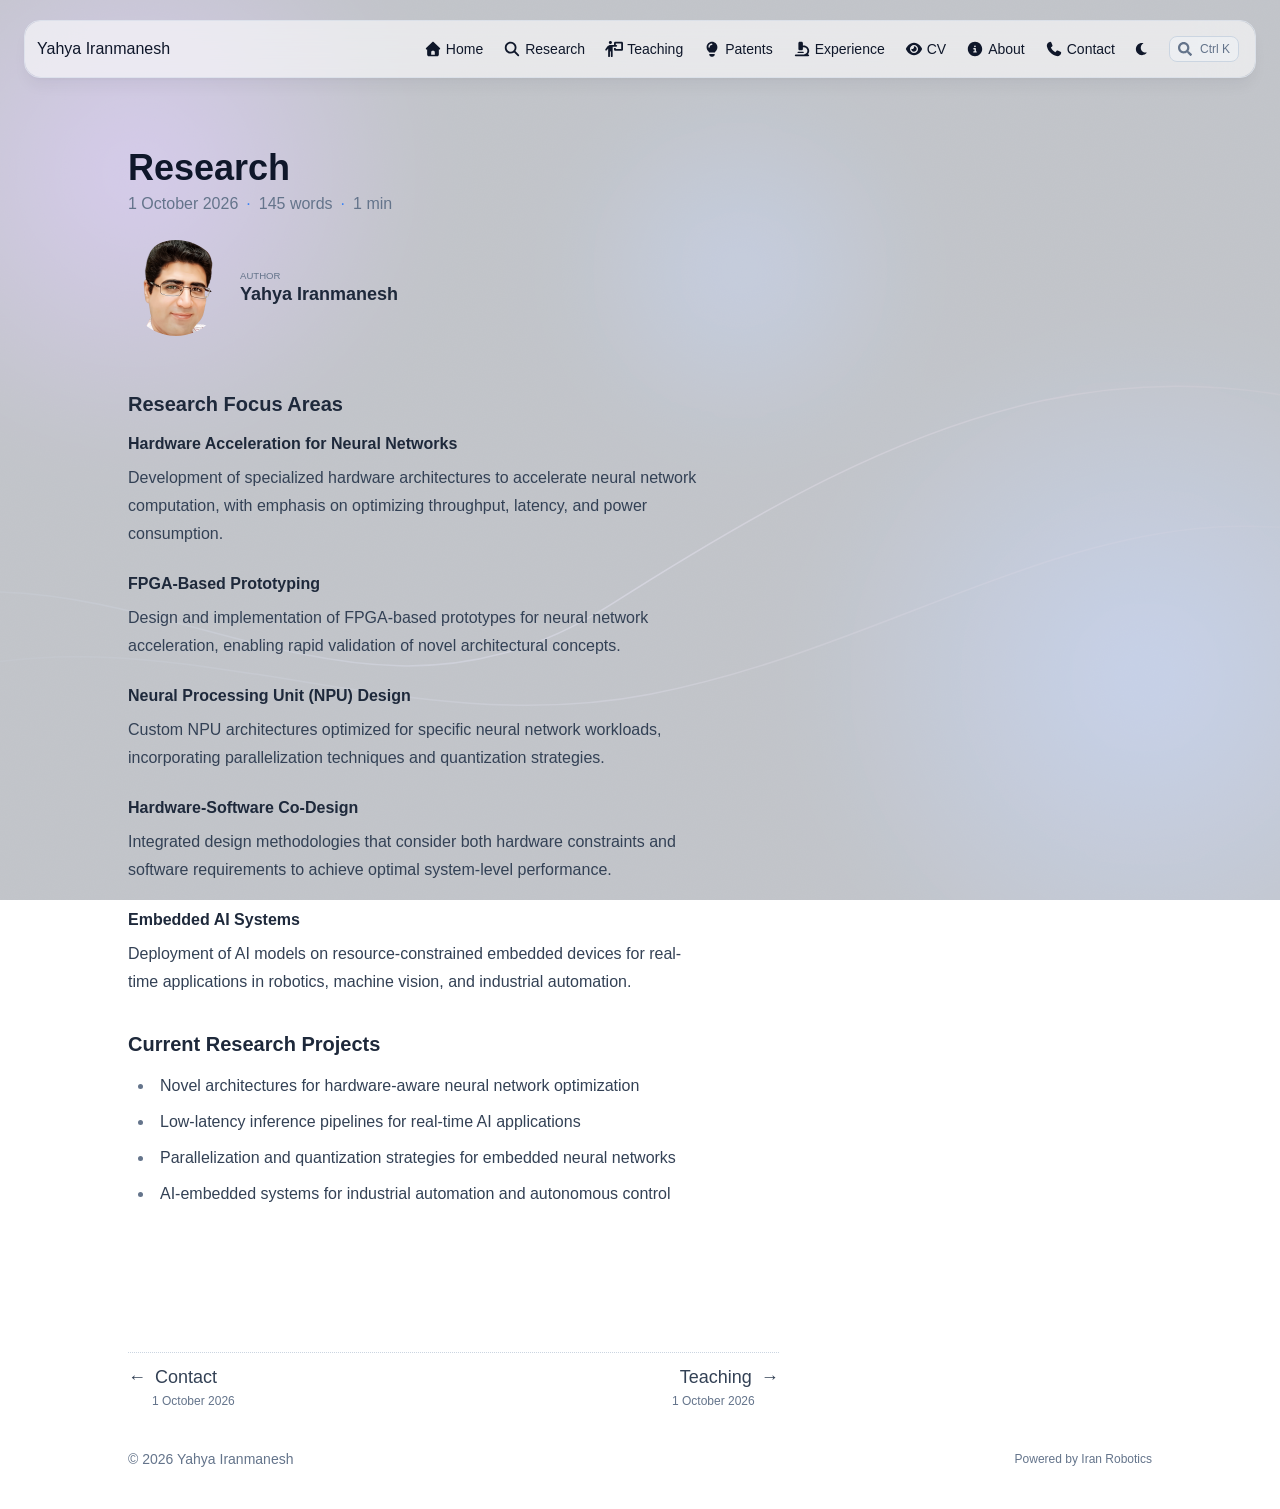
<file: research/index.html>
<!doctype html><html lang=en dir=ltr class=scroll-smooth data-default-appearance=light data-auto-appearance=true><head><meta charset=utf-8><meta http-equiv=content-language content="en"><meta name=viewport content="width=device-width,initial-scale=1"><meta http-equiv=X-UA-Compatible content="ie=edge"><meta name=theme-color><title>Research &#183; Yahya Iranmanesh</title><meta name=title content="Research &#183; Yahya Iranmanesh"><link rel=canonical href=https://yahyairanmanesh.ir/research/><meta name=author content="Yahya Iranmanesh"><meta property="og:url" content="https://yahyairanmanesh.ir/research/"><meta property="og:site_name" content="Yahya Iranmanesh"><meta property="og:title" content="Research"><meta property="og:locale" content="en"><meta property="og:type" content="article"><meta property="article:published_time" content="2026-10-01T13:57:26+03:30"><meta property="article:modified_time" content="2026-10-01T13:57:26+03:30"><meta name=twitter:card content="summary"><meta name=twitter:title content="Research"><link type=text/css rel=stylesheet href=/css/main.bundle.min.css><script type=text/javascript src=/js/appearance.min.js></script><script defer src=/lib/zoom/zoom.min.umd.js></script><script defer src=/js/medium-zoom.js></script><script defer type=text/javascript id=script-bundle src=/js/main.bundle.min.js data-copy=Copy data-copied=Copied></script><link rel=apple-touch-icon sizes=180x180 href=/apple-touch-icon.png><link rel=icon type=image/png sizes=32x32 href=/favicon-32x32.png><link rel=icon type=image/png sizes=16x16 href=/favicon-16x16.png><link rel=manifest href=/site.webmanifest><script type=application/ld+json>[{"@context":"https://schema.org","@type":"Article","articleSection":"Yahya Iranmanesh","name":"Research","headline":"Research","inLanguage":"en","url":"https://yahyairanmanesh.ir/research/","author":{"@type":"Person","name":"Yahya Iranmanesh","image":"https://yahyairanmanesh.ir/img/yahya.png"},"copyrightYear":"2026","dateCreated":"2026-10-01T13:57:26\u002b03:30","datePublished":"2026-10-01T13:57:26\u002b03:30","dateModified":"2026-10-01T13:57:26\u002b03:30","mainEntityOfPage":"https://yahyairanmanesh.ir/research/","wordCount":145}]</script></head><body class="flex flex-col h-screen m-auto leading-7 max-w-7xl px-6 sm:px-14 md:px-24 lg:px-32 text-lg bg-neutral text-neutral-900 dark:bg-neutral-800 dark:text-neutral bf-scrollbar"><div id=the-top class="absolute flex self-center"><a class="px-3 py-1 text-sm -translate-y-8 rounded-b-lg bg-primary-200 focus:translate-y-0 dark:bg-neutral-600" href=#main-content><span class="font-bold text-primary-600 pe-2 dark:text-primary-400">&darr;</span>
Skip to main content</a></div><header><div class=min-h-32></div><div class="fixed inset-x-0 top-3 z-100 px-3 sm:top-5 sm:px-6"><div class="relative mx-auto max-w-7xl rounded-2xl border border-neutral-200/80 shadow-lg shadow-neutral-900/5 dark:border-neutral-700/80 [&_img.logo]:max-h-10 [&_img.logo]:max-w-10"><div class="absolute inset-0 -z-10 rounded-2xl bg-neutral/60 backdrop-blur-xl dark:bg-neutral-800/60"></div><div class=px-3><div class="main-menu flex items-center w-full gap-2 p-1 pl-0"><a href=/ class="text-base font-medium truncate min-w-0 shrink">Yahya Iranmanesh</a><div class="flex items-center ms-auto"><div class="hidden md:flex"><nav aria-label="Main menu" class="flex items-center gap-x-5 h-12"><a href=/ class="flex items-center bf-icon-color-hover" aria-label=Home title="Yahya Iranmanesh"><span class=mr-1><span class="relative block icon"><svg viewBox="0 0 640 640"><path fill="currentColor" d="M341.8 72.6c-12.3-11.4-31.3-11.4-43.5.0l-224 208C64.7 289.6 61.5 303.5 66.3 315.7S82.8 336 96 336h16V512c0 35.3 28.7 64 64 64H464c35.3.0 64-28.7 64-64V336h16C557.2 336 569 327.9 573.8 315.7 578.6 303.5 575.4 289.5 565.8 280.6l-224-208zM304 384h32c26.5.0 48 21.5 48 48v96H256V432c0-26.5 21.5-48 48-48z"/></svg></span>
</span><span class="text-sm font-medium break-normal">Home
</span></a><a href=/research/ class="flex items-center bf-icon-color-hover" aria-label=Research title=Research><span class=mr-1><span class="relative block icon"><svg viewBox="0 0 640 640"><path fill="currentColor" d="M480 272c0 45.9-14.9 88.3-40 122.7L566.6 521.4C579.1 533.9 579.1 554.2 566.6 566.7S533.8 579.2 521.3 566.7L394.7 440c-34.4 25.1-76.8 40-122.7 40-114.9.0-208-93.1-208-208C64 157.1 157.1 64 272 64s208 93.1 208 208zM272 416c79.5.0 144-64.5 144-144S351.5 128 272 128 128 192.5 128 272s64.5 144 144 144z"/></svg></span>
</span><span class="text-sm font-medium break-normal">Research
</span></a><a href=/teaching/ class="flex items-center bf-icon-color-hover" aria-label=Teaching title=Teaching><span class=mr-1><span class="relative block icon"><svg viewBox="0 0 640 640"><path fill="currentColor" d="M192 144c30.9.0 56-25.1 56-56 0-30.9-25.1-56-56-56s-56 25.1-56 56 25.1 56 56 56zM176 576V416C176 407.2 183.2 4e2 192 4e2S208 407.2 208 416V576c0 17.7 14.3 32 32 32s32-14.3 32-32V240H4e2c17.7.0 32-14.3 32-32s-14.3-32-32-32H384V128H576V320H384V288H320v48c0 26.5 21.5 48 48 48H592c26.5.0 48-21.5 48-48V112c0-26.5-21.5-48-48-48H368c-26.5.0-48 21.5-48 48v64H197.3c-45.6.0-88.5 21.6-115.6 58.2L14.3 324.9c-10.5 14.2-7.6 34.2 6.6 44.8C35.1 380.3 55.1 377.3 65.7 363.1L112 300.7V576c0 17.7 14.3 32 32 32s32-14.3 32-32z"/></svg></span>
</span><span class="text-sm font-medium break-normal">Teaching
</span></a><a href=/patents/ class="flex items-center bf-icon-color-hover" aria-label=Patents title=Patents><span class=mr-1><span class="relative block icon"><svg viewBox="0 0 640 640"><path fill="currentColor" d="M420.9 448C428.2 425.7 442.8 405.5 459.3 388.1 492 353.7 512 307.2 512 256c0-106-86-192-192-192S128 150 128 256c0 51.2 20 97.7 52.7 132.1 16.5 17.4 31.2 37.6 38.4 59.9H420.8zM416 496H224v16c0 44.2 35.8 80 80 80h32c44.2.0 80-35.8 80-80V496zM312 176c-39.8.0-72 32.2-72 72 0 13.3-10.7 24-24 24s-24-10.7-24-24c0-66.3 53.7-120 120-120 13.3.0 24 10.7 24 24s-10.7 24-24 24z"/></svg></span>
</span><span class="text-sm font-medium break-normal">Patents
</span></a><a href=/experience/ class="flex items-center bf-icon-color-hover" aria-label=Experience title="Professional Experience"><span class=mr-1><span class="relative block icon"><svg viewBox="0 0 640 640"><path fill="currentColor" d="M240 64c-26.5.0-48 21.5-48 48V320c0 26.5 21.5 48 48 48h64c26.5.0 48-21.5 48-48V256h32c70.7.0 128 57.3 128 128S454.7 512 384 512H96c-17.7.0-32 14.3-32 32s14.3 32 32 32H544c17.7.0 32-14.3 32-32s-14.3-32-32-32H527.1c30.4-34 48.9-78.8 48.9-128 0-106-86-192-192-192H352V112c0-26.5-21.5-48-48-48H240zM184 416c-13.3.0-24 10.7-24 24s10.7 24 24 24H360c13.3.0 24-10.7 24-24s-10.7-24-24-24H184z"/></svg></span>
</span><span class="text-sm font-medium break-normal">Experience
</span></a><a href=/cv/ class="flex items-center bf-icon-color-hover" aria-label=CV title="Curriculum Vitae"><span class=mr-1><span class="relative block icon"><svg viewBox="0 0 640 640"><path fill="currentColor" d="M320 96c-80.8.0-145.5 36.8-192.6 80.6-46.8 43.5-78.1 95.4-93 131.1C31.1 315.6 31.1 324.4 34.4 332.3c14.9 35.7 46.2 87.7 93 131.1C174.5 507.1 239.2 544 320 544s145.5-36.8 192.6-80.6c46.8-43.5 78.1-95.4 93-131.1C608.9 324.4 608.9 315.6 605.6 307.7c-14.9-35.7-46.2-87.7-93-131.1C465.5 132.9 400.8 96 320 96zM176 320c0-79.5 64.5-144 144-144s144 64.5 144 144-64.5 144-144 144-144-64.5-144-144zm144-64c0 35.3-28.7 64-64 64C244.5 320 233.7 317 224.3 311.6 223.3 322.5 224.2 333.7 227.2 344.8c13.7 51.2 66.4 81.6 117.6 67.9s81.6-66.4 67.9-117.6c-12.2-45.7-55.5-74.8-101.1-70.8C316.9 233.6 320 244.4 320 256z"/></svg></span>
</span><span class="text-sm font-medium break-normal">CV
</span></a><a href=/about/ class="flex items-center bf-icon-color-hover" aria-label=About title=About><span class=mr-1><span class="relative block icon"><svg viewBox="0 0 640 640"><path fill="currentColor" d="M320 576c141.4.0 256-114.6 256-256C576 178.6 461.4 64 320 64 178.6 64 64 178.6 64 320S178.6 576 320 576zM288 224c0-17.7 14.3-32 32-32s32 14.3 32 32-14.3 32-32 32-32-14.3-32-32zm-8 64h48c13.3.0 24 10.7 24 24v88h8c13.3.0 24 10.7 24 24s-10.7 24-24 24H280c-13.3.0-24-10.7-24-24s10.7-24 24-24h24V336H280c-13.3.0-24-10.7-24-24s10.7-24 24-24z"/></svg></span>
</span><span class="text-sm font-medium break-normal">About
</span></a><a href=/contact/ class="flex items-center bf-icon-color-hover" aria-label=Contact title=Contact><span class=mr-1><span class="relative block icon"><svg viewBox="0 0 640 640"><path fill="currentColor" d="M224.2 89C216.3 70.1 195.7 60.1 176.1 65.4l-5.5 1.5C106 84.5 50.8 147.1 66.9 223.3 104 398.3 241.7 536 416.7 573.1 493 589.3 555.5 534 573.1 469.4l1.5-5.5C580 444.2 569.9 423.6 551.1 415.8l-97.3-40.5C437.3 368.4 418.2 373.2 406.8 387.1l-38.6 47.2c-70.3-34.9-126.9-93.3-159.4-165l44.2-36c13.9-11.3 18.6-30.4 11.8-47L224.2 89z"/></svg></span>
</span><span class="text-sm font-medium break-normal">Contact</span></a><div class="flex items-center"><button id=appearance-switcher aria-label="Switch to dark appearance" type=button class="text-sm bf-icon-color-hover" title="Switch to dark appearance"><div class="flex items-center justify-center dark:hidden"><span class="relative block icon"><svg viewBox="0 0 512 512"><path fill="currentColor" d="M32 256C32 132.2 132.3 32 255.8 32c11.36.0 29.7 1.668 40.9 3.746 9.616 1.777 11.75 14.63 3.279 19.44C245 86.5 211.2 144.6 211.2 207.8c0 109.7 99.71 193 208.3 172.3 9.561-1.805 16.28 9.324 10.11 16.95C387.9 448.6 324.8 480 255.8 480 132.1 480 32 379.6 32 256z"/></svg></span></div><div class="items-center justify-center hidden dark:flex"><span class="relative block icon"><svg viewBox="0 0 512 512"><path fill="currentColor" d="M256 159.1c-53.02.0-95.1 42.98-95.1 95.1s41.2 96.9 95.1 96.9 95.1-42.98 95.1-95.1S309 159.1 256 159.1zM509.3 347l-63.2-91.9 63.15-91.01c6.332-9.125 1.104-21.74-9.826-23.72l-109-19.7-19.7-109c-1.975-10.93-14.59-16.16-23.72-9.824L256 65.89 164.1 2.736c-9.125-6.332-21.74-1.107-23.72 9.824L121.6 121.6 12.56 141.3C1.633 143.2-3.596 155.9 2.736 164.1L65.89 256 2.74 347.01c-6.332 9.125-1.105 21.74 9.824 23.72l109 19.7 19.7 109c1.975 10.93 14.59 16.16 23.72 9.824L256 446.1l91.01 63.15c9.127 6.334 21.75 1.107 23.72-9.822l19.7-109 109-19.7C510.4 368.8 515.6 356.1 509.3 347zM256 383.1c-70.69.0-127.1-57.31-127.1-127.1.0-70.69 57.31-127.1 127.1-127.1S383.1 186.2 383.1 256c0 70.7-56.4 127.1-127.1 127.1z"/></svg></span></div></button></div><button id=search-button aria-label="Search (/ or ⌘K)" class="flex items-center gap-2 rounded-lg border bf-border-color bf-border-color-hover bg-neutral-100/50 px-2 py-1 text-sm text-neutral-500 transition-colors hover:text-primary-600 dark:bg-neutral-800/50 dark:text-neutral-400 dark:hover:text-primary-400" title="Search (/ or ⌘K)">
<span class="relative block icon"><svg aria-hidden="true" focusable="false" data-prefix="fas" data-icon="search" class="svg-inline--fa fa-search fa-w-16" role="img" viewBox="0 0 512 512"><path fill="currentColor" d="M505 442.7 405.3 343c-4.5-4.5-10.6-7-17-7H372c27.6-35.3 44-79.7 44-128C416 93.1 322.9.0 208 0S0 93.1.0 208s93.1 208 208 208c48.3.0 92.7-16.4 128-44v16.3c0 6.4 2.5 12.5 7 17l99.7 99.7c9.4 9.4 24.6 9.4 33.9.0l28.3-28.3c9.4-9.4 9.4-24.6.1-34zM208 336c-70.7.0-128-57.2-128-128 0-70.7 57.2-128 128-128 70.7.0 128 57.2 128 128 0 70.7-57.2 128-128 128z"/></svg>
</span><kbd id=search-shortcut-hint class="pointer-events-none font-sans text-xs text-neutral-500 dark:text-neutral-400" aria-hidden=true>⌘K</kbd></button></nav></div><div class="flex md:hidden"><div class="mobile-header-row relative flex items-center h-14 gap-4"><button id=appearance-switcher-mobile type=button aria-label="Switch to dark appearance" title="Switch to dark appearance" class="flex items-center justify-center text-neutral-900 hover:text-primary-600 dark:text-neutral-200 dark:hover:text-primary-400"><div class=dark:hidden><span class="relative block icon"><svg viewBox="0 0 512 512"><path fill="currentColor" d="M32 256C32 132.2 132.3 32 255.8 32c11.36.0 29.7 1.668 40.9 3.746 9.616 1.777 11.75 14.63 3.279 19.44C245 86.5 211.2 144.6 211.2 207.8c0 109.7 99.71 193 208.3 172.3 9.561-1.805 16.28 9.324 10.11 16.95C387.9 448.6 324.8 480 255.8 480 132.1 480 32 379.6 32 256z"/></svg></span></div><div class="hidden dark:block"><span class="relative block icon"><svg viewBox="0 0 512 512"><path fill="currentColor" d="M256 159.1c-53.02.0-95.1 42.98-95.1 95.1s41.2 96.9 95.1 96.9 95.1-42.98 95.1-95.1S309 159.1 256 159.1zM509.3 347l-63.2-91.9 63.15-91.01c6.332-9.125 1.104-21.74-9.826-23.72l-109-19.7-19.7-109c-1.975-10.93-14.59-16.16-23.72-9.824L256 65.89 164.1 2.736c-9.125-6.332-21.74-1.107-23.72 9.824L121.6 121.6 12.56 141.3C1.633 143.2-3.596 155.9 2.736 164.1L65.89 256 2.74 347.01c-6.332 9.125-1.105 21.74 9.824 23.72l109 19.7 19.7 109c1.975 10.93 14.59 16.16 23.72 9.824L256 446.1l91.01 63.15c9.127 6.334 21.75 1.107 23.72-9.822l19.7-109 109-19.7C510.4 368.8 515.6 356.1 509.3 347zM256 383.1c-70.69.0-127.1-57.31-127.1-127.1.0-70.69 57.31-127.1 127.1-127.1S383.1 186.2 383.1 256c0 70.7-56.4 127.1-127.1 127.1z"/></svg></span></div></button>
<button id=search-button-mobile aria-label="Search (/ or ⌘K)" class="flex items-center justify-center bf-icon-color-hover" title="Search (/ or ⌘K)">
<span class="relative block icon"><svg aria-hidden="true" focusable="false" data-prefix="fas" data-icon="search" class="svg-inline--fa fa-search fa-w-16" role="img" viewBox="0 0 512 512"><path fill="currentColor" d="M505 442.7 405.3 343c-4.5-4.5-10.6-7-17-7H372c27.6-35.3 44-79.7 44-128C416 93.1 322.9.0 208 0S0 93.1.0 208s93.1 208 208 208c48.3.0 92.7-16.4 128-44v16.3c0 6.4 2.5 12.5 7 17l99.7 99.7c9.4 9.4 24.6 9.4 33.9.0l28.3-28.3c9.4-9.4 9.4-24.6.1-34zM208 336c-70.7.0-128-57.2-128-128 0-70.7 57.2-128 128-128 70.7.0 128 57.2 128 128 0 70.7-57.2 128-128 128z"/></svg>
</span></button>
<input type=checkbox id=mobile-menu-toggle autocomplete=off class="hidden peer">
<label for=mobile-menu-toggle tabindex=0 role=button aria-expanded=false aria-controls=mobile-menu-dialog aria-label="Main menu" class="flex items-center justify-center cursor-pointer bf-icon-color-hover"><span class="relative block icon"><svg viewBox="0 0 448 512"><path fill="currentColor" d="M0 96C0 78.33 14.33 64 32 64H416c17.7.0 32 14.33 32 32 0 17.7-14.3 32-32 32H32C14.33 128 0 113.7.0 96zM0 256c0-17.7 14.33-32 32-32H416c17.7.0 32 14.3 32 32s-14.3 32-32 32H32c-17.67.0-32-14.3-32-32zM416 448H32c-17.67.0-32-14.3-32-32s14.33-32 32-32H416c17.7.0 32 14.3 32 32s-14.3 32-32 32z"/></svg></span></label><div id=mobile-menu-dialog role=dialog aria-modal=true aria-label="Main menu" style=scrollbar-gutter:stable class="z-50 invisible overflow-y-auto opacity-0 transition-[opacity,visibility] duration-300 peer-checked:visible peer-checked:opacity-100
mobile-menu-style-dropdown absolute end-0 top-[calc(100%+0.75rem)] z-10 w-[min(22rem,calc(100vw-1.5rem))] rounded-2xl border border-neutral-200/80 bg-neutral/95 p-5 shadow-2xl shadow-neutral-900/20 dark:border-neutral-700/80 dark:bg-neutral-800/95
bf-scrollbar"><label for=mobile-menu-toggle tabindex=0 role=button aria-expanded=false aria-controls=mobile-menu-dialog class="absolute end-3 top-3 h-10 w-10 rounded-xl flex items-center justify-center cursor-pointer select-none bf-icon-color-hover border bf-border-color bf-border-color-hover bg-neutral-50 dark:bg-neutral-900"><span class=sr-only>Close menu</span>
<span class="relative block icon"><svg viewBox="0 0 320 512"><path fill="currentColor" d="M310.6 361.4c12.5 12.5 12.5 32.75.0 45.25C304.4 412.9 296.2 416 288 416s-16.38-3.125-22.62-9.375L160 301.3 54.63 406.6C48.38 412.9 40.19 416 32 416S15.63 412.9 9.375 406.6c-12.5-12.5-12.5-32.75.0-45.25l105.4-105.4L9.375 150.6c-12.5-12.5-12.5-32.75.0-45.25s32.75-12.5 45.25.0L160 210.8l105.4-105.4c12.5-12.5 32.75-12.5 45.25.0s12.5 32.75.0 45.25l-105.4 105.4L310.6 361.4z"/></svg></span></label><nav aria-label="Mobile menu" class="mt-10 space-y-3"><div class=px-2><div class="flex items-center gap-4"><a href=/ aria-label=Home class="flex grow items-center gap-4 group bf-icon-color-hover text-neutral-700 dark:text-neutral-200"><span class="flex items-center justify-center h-8 w-8 text-2xl"><span class="relative block icon"><svg viewBox="0 0 640 640"><path fill="currentColor" d="M341.8 72.6c-12.3-11.4-31.3-11.4-43.5.0l-224 208C64.7 289.6 61.5 303.5 66.3 315.7S82.8 336 96 336h16V512c0 35.3 28.7 64 64 64H464c35.3.0 64-28.7 64-64V336h16C557.2 336 569 327.9 573.8 315.7 578.6 303.5 575.4 289.5 565.8 280.6l-224-208zM304 384h32c26.5.0 48 21.5 48 48v96H256V432c0-26.5 21.5-48 48-48z"/></svg></span>
</span><span title="Yahya Iranmanesh" class="text-2xl font-bold tracking-tight">Home</span></a></div></div><div class=px-2><div class="flex items-center gap-4"><a href=/research/ aria-label=Research class="flex grow items-center gap-4 group bf-icon-color-hover text-neutral-700 dark:text-neutral-200"><span class="flex items-center justify-center h-8 w-8 text-2xl"><span class="relative block icon"><svg viewBox="0 0 640 640"><path fill="currentColor" d="M480 272c0 45.9-14.9 88.3-40 122.7L566.6 521.4C579.1 533.9 579.1 554.2 566.6 566.7S533.8 579.2 521.3 566.7L394.7 440c-34.4 25.1-76.8 40-122.7 40-114.9.0-208-93.1-208-208C64 157.1 157.1 64 272 64s208 93.1 208 208zM272 416c79.5.0 144-64.5 144-144S351.5 128 272 128 128 192.5 128 272s64.5 144 144 144z"/></svg></span>
</span><span title=Research class="text-2xl font-bold tracking-tight">Research</span></a></div></div><div class=px-2><div class="flex items-center gap-4"><a href=/teaching/ aria-label=Teaching class="flex grow items-center gap-4 group bf-icon-color-hover text-neutral-700 dark:text-neutral-200"><span class="flex items-center justify-center h-8 w-8 text-2xl"><span class="relative block icon"><svg viewBox="0 0 640 640"><path fill="currentColor" d="M192 144c30.9.0 56-25.1 56-56 0-30.9-25.1-56-56-56s-56 25.1-56 56 25.1 56 56 56zM176 576V416C176 407.2 183.2 4e2 192 4e2S208 407.2 208 416V576c0 17.7 14.3 32 32 32s32-14.3 32-32V240H4e2c17.7.0 32-14.3 32-32s-14.3-32-32-32H384V128H576V320H384V288H320v48c0 26.5 21.5 48 48 48H592c26.5.0 48-21.5 48-48V112c0-26.5-21.5-48-48-48H368c-26.5.0-48 21.5-48 48v64H197.3c-45.6.0-88.5 21.6-115.6 58.2L14.3 324.9c-10.5 14.2-7.6 34.2 6.6 44.8C35.1 380.3 55.1 377.3 65.7 363.1L112 300.7V576c0 17.7 14.3 32 32 32s32-14.3 32-32z"/></svg></span>
</span><span title=Teaching class="text-2xl font-bold tracking-tight">Teaching</span></a></div></div><div class=px-2><div class="flex items-center gap-4"><a href=/patents/ aria-label=Patents class="flex grow items-center gap-4 group bf-icon-color-hover text-neutral-700 dark:text-neutral-200"><span class="flex items-center justify-center h-8 w-8 text-2xl"><span class="relative block icon"><svg viewBox="0 0 640 640"><path fill="currentColor" d="M420.9 448C428.2 425.7 442.8 405.5 459.3 388.1 492 353.7 512 307.2 512 256c0-106-86-192-192-192S128 150 128 256c0 51.2 20 97.7 52.7 132.1 16.5 17.4 31.2 37.6 38.4 59.9H420.8zM416 496H224v16c0 44.2 35.8 80 80 80h32c44.2.0 80-35.8 80-80V496zM312 176c-39.8.0-72 32.2-72 72 0 13.3-10.7 24-24 24s-24-10.7-24-24c0-66.3 53.7-120 120-120 13.3.0 24 10.7 24 24s-10.7 24-24 24z"/></svg></span>
</span><span title=Patents class="text-2xl font-bold tracking-tight">Patents</span></a></div></div><div class=px-2><div class="flex items-center gap-4"><a href=/experience/ aria-label=Experience class="flex grow items-center gap-4 group bf-icon-color-hover text-neutral-700 dark:text-neutral-200"><span class="flex items-center justify-center h-8 w-8 text-2xl"><span class="relative block icon"><svg viewBox="0 0 640 640"><path fill="currentColor" d="M240 64c-26.5.0-48 21.5-48 48V320c0 26.5 21.5 48 48 48h64c26.5.0 48-21.5 48-48V256h32c70.7.0 128 57.3 128 128S454.7 512 384 512H96c-17.7.0-32 14.3-32 32s14.3 32 32 32H544c17.7.0 32-14.3 32-32s-14.3-32-32-32H527.1c30.4-34 48.9-78.8 48.9-128 0-106-86-192-192-192H352V112c0-26.5-21.5-48-48-48H240zM184 416c-13.3.0-24 10.7-24 24s10.7 24 24 24H360c13.3.0 24-10.7 24-24s-10.7-24-24-24H184z"/></svg></span>
</span><span title="Professional Experience" class="text-2xl font-bold tracking-tight">Experience</span></a></div></div><div class=px-2><div class="flex items-center gap-4"><a href=/cv/ aria-label=CV class="flex grow items-center gap-4 group bf-icon-color-hover text-neutral-700 dark:text-neutral-200"><span class="flex items-center justify-center h-8 w-8 text-2xl"><span class="relative block icon"><svg viewBox="0 0 640 640"><path fill="currentColor" d="M320 96c-80.8.0-145.5 36.8-192.6 80.6-46.8 43.5-78.1 95.4-93 131.1C31.1 315.6 31.1 324.4 34.4 332.3c14.9 35.7 46.2 87.7 93 131.1C174.5 507.1 239.2 544 320 544s145.5-36.8 192.6-80.6c46.8-43.5 78.1-95.4 93-131.1C608.9 324.4 608.9 315.6 605.6 307.7c-14.9-35.7-46.2-87.7-93-131.1C465.5 132.9 400.8 96 320 96zM176 320c0-79.5 64.5-144 144-144s144 64.5 144 144-64.5 144-144 144-144-64.5-144-144zm144-64c0 35.3-28.7 64-64 64C244.5 320 233.7 317 224.3 311.6 223.3 322.5 224.2 333.7 227.2 344.8c13.7 51.2 66.4 81.6 117.6 67.9s81.6-66.4 67.9-117.6c-12.2-45.7-55.5-74.8-101.1-70.8C316.9 233.6 320 244.4 320 256z"/></svg></span>
</span><span title="Curriculum Vitae" class="text-2xl font-bold tracking-tight">CV</span></a></div></div><div class=px-2><div class="flex items-center gap-4"><a href=/about/ aria-label=About class="flex grow items-center gap-4 group bf-icon-color-hover text-neutral-700 dark:text-neutral-200"><span class="flex items-center justify-center h-8 w-8 text-2xl"><span class="relative block icon"><svg viewBox="0 0 640 640"><path fill="currentColor" d="M320 576c141.4.0 256-114.6 256-256C576 178.6 461.4 64 320 64 178.6 64 64 178.6 64 320S178.6 576 320 576zM288 224c0-17.7 14.3-32 32-32s32 14.3 32 32-14.3 32-32 32-32-14.3-32-32zm-8 64h48c13.3.0 24 10.7 24 24v88h8c13.3.0 24 10.7 24 24s-10.7 24-24 24H280c-13.3.0-24-10.7-24-24s10.7-24 24-24h24V336H280c-13.3.0-24-10.7-24-24s10.7-24 24-24z"/></svg></span>
</span><span title=About class="text-2xl font-bold tracking-tight">About</span></a></div></div><div class=px-2><div class="flex items-center gap-4"><a href=/contact/ aria-label=Contact class="flex grow items-center gap-4 group bf-icon-color-hover text-neutral-700 dark:text-neutral-200"><span class="flex items-center justify-center h-8 w-8 text-2xl"><span class="relative block icon"><svg viewBox="0 0 640 640"><path fill="currentColor" d="M224.2 89C216.3 70.1 195.7 60.1 176.1 65.4l-5.5 1.5C106 84.5 50.8 147.1 66.9 223.3 104 398.3 241.7 536 416.7 573.1 493 589.3 555.5 534 573.1 469.4l1.5-5.5C580 444.2 569.9 423.6 551.1 415.8l-97.3-40.5C437.3 368.4 418.2 373.2 406.8 387.1l-38.6 47.2c-70.3-34.9-126.9-93.3-159.4-165l44.2-36c13.9-11.3 18.6-30.4 11.8-47L224.2 89z"/></svg></span>
</span><span title=Contact class="text-2xl font-bold tracking-tight">Contact</span></a></div></div></nav></div></div></div></div></div></div></div></div></header><div class="relative flex flex-col grow"><main id=main-content class=grow><article><header id=single_header class="mt-5 max-w-prose"><h1 class="mt-0 text-4xl font-extrabold text-neutral-900 dark:text-neutral">Research</h1><div class="mt-1 mb-6 text-base text-neutral-500 dark:text-neutral-400 print:hidden"><div class="flex flex-row flex-wrap items-center"><time datetime=2026-10-01T13:57:26+03:30>1 October 2026</time><span class="px-2 text-primary-500">&#183;</span><span>145 words</span><span class="px-2 text-primary-500">&#183;</span><span title="Reading time">1 min</span></div></div><div class="flex author"><img class="!mt-0 !mb-0 h-24 w-24 rounded-full me-4" width=96 height=96 alt="Yahya Iranmanesh" src=/img/yahya_hu_fbd7b19d58e584b1.png data-zoom-src=/img/yahya_hu_9b7a9ebb1b1a1eb7.png><div class=place-self-center><div class="text-[0.6rem] uppercase leading-3 text-neutral-500 dark:text-neutral-400">Author</div><div class="font-semibold leading-6 text-neutral-800 dark:text-neutral-300">Yahya Iranmanesh</div><div class="text-2xl sm:text-lg"></div></div></div><div class=mb-5></div></header><section class="flex flex-col max-w-full mt-0 prose dark:prose-invert lg:flex-row"><div class="min-w-0 min-h-0 max-w-fit"><div class="article-content max-w-prose mb-20"><h3 class="relative group">Research Focus Areas<div id=research-focus-areas class=anchor></div><span class="absolute top-0 w-6 transition-opacity opacity-0 -start-6 not-prose group-hover:opacity-100 select-none"><a class="text-primary-300 dark:text-neutral-700 !no-underline" href=#research-focus-areas aria-label=Anchor>#</a></span></h3><h4 class="relative group">Hardware Acceleration for Neural Networks<div id=hardware-acceleration-for-neural-networks class=anchor></div><span class="absolute top-0 w-6 transition-opacity opacity-0 -start-6 not-prose group-hover:opacity-100 select-none"><a class="text-primary-300 dark:text-neutral-700 !no-underline" href=#hardware-acceleration-for-neural-networks aria-label=Anchor>#</a></span></h4><p>Development of specialized hardware architectures to accelerate neural network computation, with emphasis on optimizing throughput, latency, and power consumption.</p><h4 class="relative group">FPGA-Based Prototyping<div id=fpga-based-prototyping class=anchor></div><span class="absolute top-0 w-6 transition-opacity opacity-0 -start-6 not-prose group-hover:opacity-100 select-none"><a class="text-primary-300 dark:text-neutral-700 !no-underline" href=#fpga-based-prototyping aria-label=Anchor>#</a></span></h4><p>Design and implementation of FPGA-based prototypes for neural network acceleration, enabling rapid validation of novel architectural concepts.</p><h4 class="relative group">Neural Processing Unit (NPU) Design<div id=neural-processing-unit-npu-design class=anchor></div><span class="absolute top-0 w-6 transition-opacity opacity-0 -start-6 not-prose group-hover:opacity-100 select-none"><a class="text-primary-300 dark:text-neutral-700 !no-underline" href=#neural-processing-unit-npu-design aria-label=Anchor>#</a></span></h4><p>Custom NPU architectures optimized for specific neural network workloads, incorporating parallelization techniques and quantization strategies.</p><h4 class="relative group">Hardware-Software Co-Design<div id=hardware-software-co-design class=anchor></div><span class="absolute top-0 w-6 transition-opacity opacity-0 -start-6 not-prose group-hover:opacity-100 select-none"><a class="text-primary-300 dark:text-neutral-700 !no-underline" href=#hardware-software-co-design aria-label=Anchor>#</a></span></h4><p>Integrated design methodologies that consider both hardware constraints and software requirements to achieve optimal system-level performance.</p><h4 class="relative group">Embedded AI Systems<div id=embedded-ai-systems class=anchor></div><span class="absolute top-0 w-6 transition-opacity opacity-0 -start-6 not-prose group-hover:opacity-100 select-none"><a class="text-primary-300 dark:text-neutral-700 !no-underline" href=#embedded-ai-systems aria-label=Anchor>#</a></span></h4><p>Deployment of AI models on resource-constrained embedded devices for real-time applications in robotics, machine vision, and industrial automation.</p><h3 class="relative group">Current Research Projects<div id=current-research-projects class=anchor></div><span class="absolute top-0 w-6 transition-opacity opacity-0 -start-6 not-prose group-hover:opacity-100 select-none"><a class="text-primary-300 dark:text-neutral-700 !no-underline" href=#current-research-projects aria-label=Anchor>#</a></span></h3><ul><li>Novel architectures for hardware-aware neural network optimization</li><li>Low-latency inference pipelines for real-time AI applications</li><li>Parallelization and quantization strategies for embedded neural networks</li><li>AI-embedded systems for industrial automation and autonomous control</li></ul></div></div></section><footer class="pt-8 max-w-prose print:hidden"><div class=pt-8><hr class="border-dotted border-neutral-300 dark:border-neutral-600"><div class="flex justify-between pt-3"><span class="flex flex-col"><a class="flex text-neutral-700 hover:text-primary-600 dark:text-neutral dark:hover:text-primary-400" href=/contact/><span class=leading-6><span class="inline-block rtl:rotate-180">&larr;</span>&ensp;Contact
</span></a><span class="ms-6 mt-1 text-xs text-neutral-500 dark:text-neutral-400"><time datetime=2026-10-01T12:52:24+03:30>1 October 2026</time>
</span></span><span class="flex flex-col items-end"><a class="flex text-right text-neutral-700 hover:text-primary-600 dark:text-neutral dark:hover:text-primary-400" href=/teaching/><span class=leading-6>Teaching&ensp;<span class="inline-block rtl:rotate-180">&rarr;</span>
</span></a><span class="me-6 mt-1 text-xs text-neutral-500 dark:text-neutral-400"><time datetime=2026-10-01T14:00:22+03:30>1 October 2026</time></span></span></div></div></footer></article><div id=scroll-to-top class="fixed bottom-6 end-6 z-50 transform translate-y-4 opacity-0 duration-200"><a href=#the-top class="pointer-events-auto flex h-12 w-12 items-center justify-center rounded-full bg-neutral/50 text-xl text-neutral-700 hover:text-primary-600 dark:bg-neutral-800/50 dark:text-neutral dark:hover:text-primary-400" aria-label="Scroll to top" title="Scroll to top">&uarr;</a></div></main><footer id=site-footer class="py-10 print:hidden"><div class="flex items-center justify-between"><p class="text-sm text-neutral-500 dark:text-neutral-400">&copy;
2026
Yahya Iranmanesh</p><p class="text-xs text-neutral-500 dark:text-neutral-400">Powered by <a class="hover:underline hover:decoration-primary-400 hover:text-primary-500" href=https://www.iranrobotics.com/ target=_blank rel="noopener noreferrer">Iran Robotics</a></p></div></footer><div id=search-wrapper role=dialog aria-modal=true aria-label=Search class="invisible fixed inset-0 flex h-screen w-screen cursor-default flex-col bg-neutral-500/50 p-4 backdrop-blur-sm dark:bg-neutral-900/50 sm:p-6 md:p-[10vh] lg:p-[12vh] z-500" data-url=/><div id=search-modal class="flex flex-col w-full max-w-3xl min-h-0 mx-auto border rounded-md shadow-lg top-20 border-neutral-200 bg-neutral dark:border-neutral-700 dark:bg-neutral-800"><header class="relative z-10 flex items-center justify-between flex-none px-2"><form class="flex items-center flex-auto min-w-0"><div class="flex items-center justify-center w-8 h-8 text-neutral-400"><span class="relative block icon"><svg aria-hidden="true" focusable="false" data-prefix="fas" data-icon="search" class="svg-inline--fa fa-search fa-w-16" role="img" viewBox="0 0 512 512"><path fill="currentColor" d="M505 442.7 405.3 343c-4.5-4.5-10.6-7-17-7H372c27.6-35.3 44-79.7 44-128C416 93.1 322.9.0 208 0S0 93.1.0 208s93.1 208 208 208c48.3.0 92.7-16.4 128-44v16.3c0 6.4 2.5 12.5 7 17l99.7 99.7c9.4 9.4 24.6 9.4 33.9.0l28.3-28.3c9.4-9.4 9.4-24.6.1-34zM208 336c-70.7.0-128-57.2-128-128 0-70.7 57.2-128 128-128 70.7.0 128 57.2 128 128 0 70.7-57.2 128-128 128z"/></svg></span></div><input type=search id=search-query aria-label=Search class="flex flex-auto h-12 mx-1 bg-transparent appearance-none focus:outline-dotted focus:outline-2 focus:outline-transparent" placeholder=Search tabindex=0></form><button id=close-search-button class="flex items-center justify-center w-8 h-8 text-neutral-700 hover:text-primary-600 dark:text-neutral dark:hover:text-primary-400" title="Close (Esc)">
<span class="relative block icon"><svg viewBox="0 0 320 512"><path fill="currentColor" d="M310.6 361.4c12.5 12.5 12.5 32.75.0 45.25C304.4 412.9 296.2 416 288 416s-16.38-3.125-22.62-9.375L160 301.3 54.63 406.6C48.38 412.9 40.19 416 32 416S15.63 412.9 9.375 406.6c-12.5-12.5-12.5-32.75.0-45.25l105.4-105.4L9.375 150.6c-12.5-12.5-12.5-32.75.0-45.25s32.75-12.5 45.25.0L160 210.8l105.4-105.4c12.5-12.5 32.75-12.5 45.25.0s12.5 32.75.0 45.25l-105.4 105.4L310.6 361.4z"/></svg></span></button></header><section class="flex-auto px-2 overflow-auto"><ul id=search-results></ul></section></div></div></div><div id=background-canvas aria-hidden=true class="pointer-events-none fixed inset-0 -z-20"><img src=/img/site-background.svg role=presentation loading=eager decoding=async class="nozoom h-full w-full object-cover"><div class="absolute inset-0 bg-neutral/75 dark:bg-neutral-800/60"></div></div></body></html>
</file>
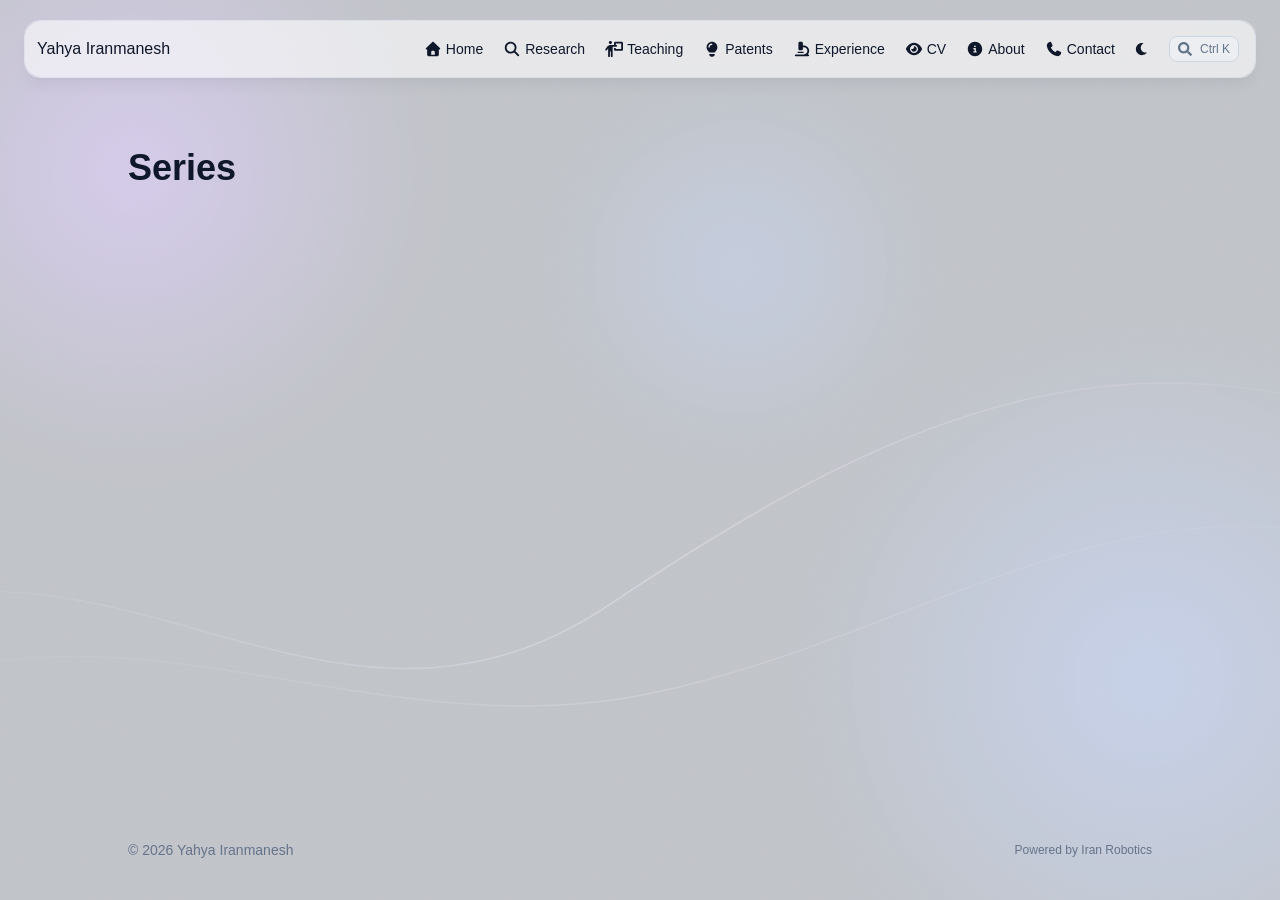
<file: series/index.html>
<!doctype html><html lang=en dir=ltr class=scroll-smooth data-default-appearance=light data-auto-appearance=true><head><meta charset=utf-8><meta http-equiv=content-language content="en"><meta name=viewport content="width=device-width,initial-scale=1"><meta http-equiv=X-UA-Compatible content="ie=edge"><meta name=theme-color><title>Series &#183; Yahya Iranmanesh</title><meta name=title content="Series &#183; Yahya Iranmanesh"><link rel=canonical href=https://yahyairanmanesh.ir/series/><link rel=alternate type=application/rss+xml href=/series/index.xml title="Yahya Iranmanesh"><meta name=author content="Yahya Iranmanesh"><meta property="og:url" content="https://yahyairanmanesh.ir/series/"><meta property="og:site_name" content="Yahya Iranmanesh"><meta property="og:title" content="Series"><meta property="og:locale" content="en"><meta property="og:type" content="website"><meta name=twitter:card content="summary"><meta name=twitter:title content="Series"><link type=text/css rel=stylesheet href=/css/main.bundle.min.css><script type=text/javascript src=/js/appearance.min.js></script><script defer src=/lib/zoom/zoom.min.umd.js></script><script defer src=/js/medium-zoom.js></script><script defer type=text/javascript id=script-bundle src=/js/main.bundle.min.js data-copy=Copy data-copied=Copied></script><link rel=apple-touch-icon sizes=180x180 href=/apple-touch-icon.png><link rel=icon type=image/png sizes=32x32 href=/favicon-32x32.png><link rel=icon type=image/png sizes=16x16 href=/favicon-16x16.png><link rel=manifest href=/site.webmanifest><script type=application/ld+json>[{"@context":"https://schema.org","@type":"Article","articleSection":"Series","name":"Series","headline":"Series","inLanguage":"en","url":"https://yahyairanmanesh.ir/series/","author":{"@type":"Person","name":"Yahya Iranmanesh","image":"https://yahyairanmanesh.ir/img/yahya.png"},"mainEntityOfPage":"https://yahyairanmanesh.ir/series/","wordCount":0}]</script></head><body class="flex flex-col h-screen m-auto leading-7 max-w-7xl px-6 sm:px-14 md:px-24 lg:px-32 text-lg bg-neutral text-neutral-900 dark:bg-neutral-800 dark:text-neutral bf-scrollbar"><div id=the-top class="absolute flex self-center"><a class="px-3 py-1 text-sm -translate-y-8 rounded-b-lg bg-primary-200 focus:translate-y-0 dark:bg-neutral-600" href=#main-content><span class="font-bold text-primary-600 pe-2 dark:text-primary-400">&darr;</span>
Skip to main content</a></div><header><div class=min-h-32></div><div class="fixed inset-x-0 top-3 z-100 px-3 sm:top-5 sm:px-6"><div class="relative mx-auto max-w-7xl rounded-2xl border border-neutral-200/80 shadow-lg shadow-neutral-900/5 dark:border-neutral-700/80 [&_img.logo]:max-h-10 [&_img.logo]:max-w-10"><div class="absolute inset-0 -z-10 rounded-2xl bg-neutral/60 backdrop-blur-xl dark:bg-neutral-800/60"></div><div class=px-3><div class="main-menu flex items-center w-full gap-2 p-1 pl-0"><a href=/ class="text-base font-medium truncate min-w-0 shrink">Yahya Iranmanesh</a><div class="flex items-center ms-auto"><div class="hidden md:flex"><nav aria-label="Main menu" class="flex items-center gap-x-5 h-12"><a href=/ class="flex items-center bf-icon-color-hover" aria-label=Home title="Yahya Iranmanesh"><span class=mr-1><span class="relative block icon"><svg viewBox="0 0 640 640"><path fill="currentColor" d="M341.8 72.6c-12.3-11.4-31.3-11.4-43.5.0l-224 208C64.7 289.6 61.5 303.5 66.3 315.7S82.8 336 96 336h16V512c0 35.3 28.7 64 64 64H464c35.3.0 64-28.7 64-64V336h16C557.2 336 569 327.9 573.8 315.7 578.6 303.5 575.4 289.5 565.8 280.6l-224-208zM304 384h32c26.5.0 48 21.5 48 48v96H256V432c0-26.5 21.5-48 48-48z"/></svg></span>
</span><span class="text-sm font-medium break-normal">Home
</span></a><a href=/research/ class="flex items-center bf-icon-color-hover" aria-label=Research title=Research><span class=mr-1><span class="relative block icon"><svg viewBox="0 0 640 640"><path fill="currentColor" d="M480 272c0 45.9-14.9 88.3-40 122.7L566.6 521.4C579.1 533.9 579.1 554.2 566.6 566.7S533.8 579.2 521.3 566.7L394.7 440c-34.4 25.1-76.8 40-122.7 40-114.9.0-208-93.1-208-208C64 157.1 157.1 64 272 64s208 93.1 208 208zM272 416c79.5.0 144-64.5 144-144S351.5 128 272 128 128 192.5 128 272s64.5 144 144 144z"/></svg></span>
</span><span class="text-sm font-medium break-normal">Research
</span></a><a href=/teaching/ class="flex items-center bf-icon-color-hover" aria-label=Teaching title=Teaching><span class=mr-1><span class="relative block icon"><svg viewBox="0 0 640 640"><path fill="currentColor" d="M192 144c30.9.0 56-25.1 56-56 0-30.9-25.1-56-56-56s-56 25.1-56 56 25.1 56 56 56zM176 576V416C176 407.2 183.2 4e2 192 4e2S208 407.2 208 416V576c0 17.7 14.3 32 32 32s32-14.3 32-32V240H4e2c17.7.0 32-14.3 32-32s-14.3-32-32-32H384V128H576V320H384V288H320v48c0 26.5 21.5 48 48 48H592c26.5.0 48-21.5 48-48V112c0-26.5-21.5-48-48-48H368c-26.5.0-48 21.5-48 48v64H197.3c-45.6.0-88.5 21.6-115.6 58.2L14.3 324.9c-10.5 14.2-7.6 34.2 6.6 44.8C35.1 380.3 55.1 377.3 65.7 363.1L112 300.7V576c0 17.7 14.3 32 32 32s32-14.3 32-32z"/></svg></span>
</span><span class="text-sm font-medium break-normal">Teaching
</span></a><a href=/patents/ class="flex items-center bf-icon-color-hover" aria-label=Patents title=Patents><span class=mr-1><span class="relative block icon"><svg viewBox="0 0 640 640"><path fill="currentColor" d="M420.9 448C428.2 425.7 442.8 405.5 459.3 388.1 492 353.7 512 307.2 512 256c0-106-86-192-192-192S128 150 128 256c0 51.2 20 97.7 52.7 132.1 16.5 17.4 31.2 37.6 38.4 59.9H420.8zM416 496H224v16c0 44.2 35.8 80 80 80h32c44.2.0 80-35.8 80-80V496zM312 176c-39.8.0-72 32.2-72 72 0 13.3-10.7 24-24 24s-24-10.7-24-24c0-66.3 53.7-120 120-120 13.3.0 24 10.7 24 24s-10.7 24-24 24z"/></svg></span>
</span><span class="text-sm font-medium break-normal">Patents
</span></a><a href=/experience/ class="flex items-center bf-icon-color-hover" aria-label=Experience title="Professional Experience"><span class=mr-1><span class="relative block icon"><svg viewBox="0 0 640 640"><path fill="currentColor" d="M240 64c-26.5.0-48 21.5-48 48V320c0 26.5 21.5 48 48 48h64c26.5.0 48-21.5 48-48V256h32c70.7.0 128 57.3 128 128S454.7 512 384 512H96c-17.7.0-32 14.3-32 32s14.3 32 32 32H544c17.7.0 32-14.3 32-32s-14.3-32-32-32H527.1c30.4-34 48.9-78.8 48.9-128 0-106-86-192-192-192H352V112c0-26.5-21.5-48-48-48H240zM184 416c-13.3.0-24 10.7-24 24s10.7 24 24 24H360c13.3.0 24-10.7 24-24s-10.7-24-24-24H184z"/></svg></span>
</span><span class="text-sm font-medium break-normal">Experience
</span></a><a href=/cv/ class="flex items-center bf-icon-color-hover" aria-label=CV title="Curriculum Vitae"><span class=mr-1><span class="relative block icon"><svg viewBox="0 0 640 640"><path fill="currentColor" d="M320 96c-80.8.0-145.5 36.8-192.6 80.6-46.8 43.5-78.1 95.4-93 131.1C31.1 315.6 31.1 324.4 34.4 332.3c14.9 35.7 46.2 87.7 93 131.1C174.5 507.1 239.2 544 320 544s145.5-36.8 192.6-80.6c46.8-43.5 78.1-95.4 93-131.1C608.9 324.4 608.9 315.6 605.6 307.7c-14.9-35.7-46.2-87.7-93-131.1C465.5 132.9 400.8 96 320 96zM176 320c0-79.5 64.5-144 144-144s144 64.5 144 144-64.5 144-144 144-144-64.5-144-144zm144-64c0 35.3-28.7 64-64 64C244.5 320 233.7 317 224.3 311.6 223.3 322.5 224.2 333.7 227.2 344.8c13.7 51.2 66.4 81.6 117.6 67.9s81.6-66.4 67.9-117.6c-12.2-45.7-55.5-74.8-101.1-70.8C316.9 233.6 320 244.4 320 256z"/></svg></span>
</span><span class="text-sm font-medium break-normal">CV
</span></a><a href=/about/ class="flex items-center bf-icon-color-hover" aria-label=About title=About><span class=mr-1><span class="relative block icon"><svg viewBox="0 0 640 640"><path fill="currentColor" d="M320 576c141.4.0 256-114.6 256-256C576 178.6 461.4 64 320 64 178.6 64 64 178.6 64 320S178.6 576 320 576zM288 224c0-17.7 14.3-32 32-32s32 14.3 32 32-14.3 32-32 32-32-14.3-32-32zm-8 64h48c13.3.0 24 10.7 24 24v88h8c13.3.0 24 10.7 24 24s-10.7 24-24 24H280c-13.3.0-24-10.7-24-24s10.7-24 24-24h24V336H280c-13.3.0-24-10.7-24-24s10.7-24 24-24z"/></svg></span>
</span><span class="text-sm font-medium break-normal">About
</span></a><a href=/contact/ class="flex items-center bf-icon-color-hover" aria-label=Contact title=Contact><span class=mr-1><span class="relative block icon"><svg viewBox="0 0 640 640"><path fill="currentColor" d="M224.2 89C216.3 70.1 195.7 60.1 176.1 65.4l-5.5 1.5C106 84.5 50.8 147.1 66.9 223.3 104 398.3 241.7 536 416.7 573.1 493 589.3 555.5 534 573.1 469.4l1.5-5.5C580 444.2 569.9 423.6 551.1 415.8l-97.3-40.5C437.3 368.4 418.2 373.2 406.8 387.1l-38.6 47.2c-70.3-34.9-126.9-93.3-159.4-165l44.2-36c13.9-11.3 18.6-30.4 11.8-47L224.2 89z"/></svg></span>
</span><span class="text-sm font-medium break-normal">Contact</span></a><div class="flex items-center"><button id=appearance-switcher aria-label="Switch to dark appearance" type=button class="text-sm bf-icon-color-hover" title="Switch to dark appearance"><div class="flex items-center justify-center dark:hidden"><span class="relative block icon"><svg viewBox="0 0 512 512"><path fill="currentColor" d="M32 256C32 132.2 132.3 32 255.8 32c11.36.0 29.7 1.668 40.9 3.746 9.616 1.777 11.75 14.63 3.279 19.44C245 86.5 211.2 144.6 211.2 207.8c0 109.7 99.71 193 208.3 172.3 9.561-1.805 16.28 9.324 10.11 16.95C387.9 448.6 324.8 480 255.8 480 132.1 480 32 379.6 32 256z"/></svg></span></div><div class="items-center justify-center hidden dark:flex"><span class="relative block icon"><svg viewBox="0 0 512 512"><path fill="currentColor" d="M256 159.1c-53.02.0-95.1 42.98-95.1 95.1s41.2 96.9 95.1 96.9 95.1-42.98 95.1-95.1S309 159.1 256 159.1zM509.3 347l-63.2-91.9 63.15-91.01c6.332-9.125 1.104-21.74-9.826-23.72l-109-19.7-19.7-109c-1.975-10.93-14.59-16.16-23.72-9.824L256 65.89 164.1 2.736c-9.125-6.332-21.74-1.107-23.72 9.824L121.6 121.6 12.56 141.3C1.633 143.2-3.596 155.9 2.736 164.1L65.89 256 2.74 347.01c-6.332 9.125-1.105 21.74 9.824 23.72l109 19.7 19.7 109c1.975 10.93 14.59 16.16 23.72 9.824L256 446.1l91.01 63.15c9.127 6.334 21.75 1.107 23.72-9.822l19.7-109 109-19.7C510.4 368.8 515.6 356.1 509.3 347zM256 383.1c-70.69.0-127.1-57.31-127.1-127.1.0-70.69 57.31-127.1 127.1-127.1S383.1 186.2 383.1 256c0 70.7-56.4 127.1-127.1 127.1z"/></svg></span></div></button></div><button id=search-button aria-label="Search (/ or ⌘K)" class="flex items-center gap-2 rounded-lg border bf-border-color bf-border-color-hover bg-neutral-100/50 px-2 py-1 text-sm text-neutral-500 transition-colors hover:text-primary-600 dark:bg-neutral-800/50 dark:text-neutral-400 dark:hover:text-primary-400" title="Search (/ or ⌘K)">
<span class="relative block icon"><svg aria-hidden="true" focusable="false" data-prefix="fas" data-icon="search" class="svg-inline--fa fa-search fa-w-16" role="img" viewBox="0 0 512 512"><path fill="currentColor" d="M505 442.7 405.3 343c-4.5-4.5-10.6-7-17-7H372c27.6-35.3 44-79.7 44-128C416 93.1 322.9.0 208 0S0 93.1.0 208s93.1 208 208 208c48.3.0 92.7-16.4 128-44v16.3c0 6.4 2.5 12.5 7 17l99.7 99.7c9.4 9.4 24.6 9.4 33.9.0l28.3-28.3c9.4-9.4 9.4-24.6.1-34zM208 336c-70.7.0-128-57.2-128-128 0-70.7 57.2-128 128-128 70.7.0 128 57.2 128 128 0 70.7-57.2 128-128 128z"/></svg>
</span><kbd id=search-shortcut-hint class="pointer-events-none font-sans text-xs text-neutral-500 dark:text-neutral-400" aria-hidden=true>⌘K</kbd></button></nav></div><div class="flex md:hidden"><div class="mobile-header-row relative flex items-center h-14 gap-4"><button id=appearance-switcher-mobile type=button aria-label="Switch to dark appearance" title="Switch to dark appearance" class="flex items-center justify-center text-neutral-900 hover:text-primary-600 dark:text-neutral-200 dark:hover:text-primary-400"><div class=dark:hidden><span class="relative block icon"><svg viewBox="0 0 512 512"><path fill="currentColor" d="M32 256C32 132.2 132.3 32 255.8 32c11.36.0 29.7 1.668 40.9 3.746 9.616 1.777 11.75 14.63 3.279 19.44C245 86.5 211.2 144.6 211.2 207.8c0 109.7 99.71 193 208.3 172.3 9.561-1.805 16.28 9.324 10.11 16.95C387.9 448.6 324.8 480 255.8 480 132.1 480 32 379.6 32 256z"/></svg></span></div><div class="hidden dark:block"><span class="relative block icon"><svg viewBox="0 0 512 512"><path fill="currentColor" d="M256 159.1c-53.02.0-95.1 42.98-95.1 95.1s41.2 96.9 95.1 96.9 95.1-42.98 95.1-95.1S309 159.1 256 159.1zM509.3 347l-63.2-91.9 63.15-91.01c6.332-9.125 1.104-21.74-9.826-23.72l-109-19.7-19.7-109c-1.975-10.93-14.59-16.16-23.72-9.824L256 65.89 164.1 2.736c-9.125-6.332-21.74-1.107-23.72 9.824L121.6 121.6 12.56 141.3C1.633 143.2-3.596 155.9 2.736 164.1L65.89 256 2.74 347.01c-6.332 9.125-1.105 21.74 9.824 23.72l109 19.7 19.7 109c1.975 10.93 14.59 16.16 23.72 9.824L256 446.1l91.01 63.15c9.127 6.334 21.75 1.107 23.72-9.822l19.7-109 109-19.7C510.4 368.8 515.6 356.1 509.3 347zM256 383.1c-70.69.0-127.1-57.31-127.1-127.1.0-70.69 57.31-127.1 127.1-127.1S383.1 186.2 383.1 256c0 70.7-56.4 127.1-127.1 127.1z"/></svg></span></div></button>
<button id=search-button-mobile aria-label="Search (/ or ⌘K)" class="flex items-center justify-center bf-icon-color-hover" title="Search (/ or ⌘K)">
<span class="relative block icon"><svg aria-hidden="true" focusable="false" data-prefix="fas" data-icon="search" class="svg-inline--fa fa-search fa-w-16" role="img" viewBox="0 0 512 512"><path fill="currentColor" d="M505 442.7 405.3 343c-4.5-4.5-10.6-7-17-7H372c27.6-35.3 44-79.7 44-128C416 93.1 322.9.0 208 0S0 93.1.0 208s93.1 208 208 208c48.3.0 92.7-16.4 128-44v16.3c0 6.4 2.5 12.5 7 17l99.7 99.7c9.4 9.4 24.6 9.4 33.9.0l28.3-28.3c9.4-9.4 9.4-24.6.1-34zM208 336c-70.7.0-128-57.2-128-128 0-70.7 57.2-128 128-128 70.7.0 128 57.2 128 128 0 70.7-57.2 128-128 128z"/></svg>
</span></button>
<input type=checkbox id=mobile-menu-toggle autocomplete=off class="hidden peer">
<label for=mobile-menu-toggle tabindex=0 role=button aria-expanded=false aria-controls=mobile-menu-dialog aria-label="Main menu" class="flex items-center justify-center cursor-pointer bf-icon-color-hover"><span class="relative block icon"><svg viewBox="0 0 448 512"><path fill="currentColor" d="M0 96C0 78.33 14.33 64 32 64H416c17.7.0 32 14.33 32 32 0 17.7-14.3 32-32 32H32C14.33 128 0 113.7.0 96zM0 256c0-17.7 14.33-32 32-32H416c17.7.0 32 14.3 32 32s-14.3 32-32 32H32c-17.67.0-32-14.3-32-32zM416 448H32c-17.67.0-32-14.3-32-32s14.33-32 32-32H416c17.7.0 32 14.3 32 32s-14.3 32-32 32z"/></svg></span></label><div id=mobile-menu-dialog role=dialog aria-modal=true aria-label="Main menu" style=scrollbar-gutter:stable class="z-50 invisible overflow-y-auto opacity-0 transition-[opacity,visibility] duration-300 peer-checked:visible peer-checked:opacity-100
mobile-menu-style-dropdown absolute end-0 top-[calc(100%+0.75rem)] z-10 w-[min(22rem,calc(100vw-1.5rem))] rounded-2xl border border-neutral-200/80 bg-neutral/95 p-5 shadow-2xl shadow-neutral-900/20 dark:border-neutral-700/80 dark:bg-neutral-800/95
bf-scrollbar"><label for=mobile-menu-toggle tabindex=0 role=button aria-expanded=false aria-controls=mobile-menu-dialog class="absolute end-3 top-3 h-10 w-10 rounded-xl flex items-center justify-center cursor-pointer select-none bf-icon-color-hover border bf-border-color bf-border-color-hover bg-neutral-50 dark:bg-neutral-900"><span class=sr-only>Close menu</span>
<span class="relative block icon"><svg viewBox="0 0 320 512"><path fill="currentColor" d="M310.6 361.4c12.5 12.5 12.5 32.75.0 45.25C304.4 412.9 296.2 416 288 416s-16.38-3.125-22.62-9.375L160 301.3 54.63 406.6C48.38 412.9 40.19 416 32 416S15.63 412.9 9.375 406.6c-12.5-12.5-12.5-32.75.0-45.25l105.4-105.4L9.375 150.6c-12.5-12.5-12.5-32.75.0-45.25s32.75-12.5 45.25.0L160 210.8l105.4-105.4c12.5-12.5 32.75-12.5 45.25.0s12.5 32.75.0 45.25l-105.4 105.4L310.6 361.4z"/></svg></span></label><nav aria-label="Mobile menu" class="mt-10 space-y-3"><div class=px-2><div class="flex items-center gap-4"><a href=/ aria-label=Home class="flex grow items-center gap-4 group bf-icon-color-hover text-neutral-700 dark:text-neutral-200"><span class="flex items-center justify-center h-8 w-8 text-2xl"><span class="relative block icon"><svg viewBox="0 0 640 640"><path fill="currentColor" d="M341.8 72.6c-12.3-11.4-31.3-11.4-43.5.0l-224 208C64.7 289.6 61.5 303.5 66.3 315.7S82.8 336 96 336h16V512c0 35.3 28.7 64 64 64H464c35.3.0 64-28.7 64-64V336h16C557.2 336 569 327.9 573.8 315.7 578.6 303.5 575.4 289.5 565.8 280.6l-224-208zM304 384h32c26.5.0 48 21.5 48 48v96H256V432c0-26.5 21.5-48 48-48z"/></svg></span>
</span><span title="Yahya Iranmanesh" class="text-2xl font-bold tracking-tight">Home</span></a></div></div><div class=px-2><div class="flex items-center gap-4"><a href=/research/ aria-label=Research class="flex grow items-center gap-4 group bf-icon-color-hover text-neutral-700 dark:text-neutral-200"><span class="flex items-center justify-center h-8 w-8 text-2xl"><span class="relative block icon"><svg viewBox="0 0 640 640"><path fill="currentColor" d="M480 272c0 45.9-14.9 88.3-40 122.7L566.6 521.4C579.1 533.9 579.1 554.2 566.6 566.7S533.8 579.2 521.3 566.7L394.7 440c-34.4 25.1-76.8 40-122.7 40-114.9.0-208-93.1-208-208C64 157.1 157.1 64 272 64s208 93.1 208 208zM272 416c79.5.0 144-64.5 144-144S351.5 128 272 128 128 192.5 128 272s64.5 144 144 144z"/></svg></span>
</span><span title=Research class="text-2xl font-bold tracking-tight">Research</span></a></div></div><div class=px-2><div class="flex items-center gap-4"><a href=/teaching/ aria-label=Teaching class="flex grow items-center gap-4 group bf-icon-color-hover text-neutral-700 dark:text-neutral-200"><span class="flex items-center justify-center h-8 w-8 text-2xl"><span class="relative block icon"><svg viewBox="0 0 640 640"><path fill="currentColor" d="M192 144c30.9.0 56-25.1 56-56 0-30.9-25.1-56-56-56s-56 25.1-56 56 25.1 56 56 56zM176 576V416C176 407.2 183.2 4e2 192 4e2S208 407.2 208 416V576c0 17.7 14.3 32 32 32s32-14.3 32-32V240H4e2c17.7.0 32-14.3 32-32s-14.3-32-32-32H384V128H576V320H384V288H320v48c0 26.5 21.5 48 48 48H592c26.5.0 48-21.5 48-48V112c0-26.5-21.5-48-48-48H368c-26.5.0-48 21.5-48 48v64H197.3c-45.6.0-88.5 21.6-115.6 58.2L14.3 324.9c-10.5 14.2-7.6 34.2 6.6 44.8C35.1 380.3 55.1 377.3 65.7 363.1L112 300.7V576c0 17.7 14.3 32 32 32s32-14.3 32-32z"/></svg></span>
</span><span title=Teaching class="text-2xl font-bold tracking-tight">Teaching</span></a></div></div><div class=px-2><div class="flex items-center gap-4"><a href=/patents/ aria-label=Patents class="flex grow items-center gap-4 group bf-icon-color-hover text-neutral-700 dark:text-neutral-200"><span class="flex items-center justify-center h-8 w-8 text-2xl"><span class="relative block icon"><svg viewBox="0 0 640 640"><path fill="currentColor" d="M420.9 448C428.2 425.7 442.8 405.5 459.3 388.1 492 353.7 512 307.2 512 256c0-106-86-192-192-192S128 150 128 256c0 51.2 20 97.7 52.7 132.1 16.5 17.4 31.2 37.6 38.4 59.9H420.8zM416 496H224v16c0 44.2 35.8 80 80 80h32c44.2.0 80-35.8 80-80V496zM312 176c-39.8.0-72 32.2-72 72 0 13.3-10.7 24-24 24s-24-10.7-24-24c0-66.3 53.7-120 120-120 13.3.0 24 10.7 24 24s-10.7 24-24 24z"/></svg></span>
</span><span title=Patents class="text-2xl font-bold tracking-tight">Patents</span></a></div></div><div class=px-2><div class="flex items-center gap-4"><a href=/experience/ aria-label=Experience class="flex grow items-center gap-4 group bf-icon-color-hover text-neutral-700 dark:text-neutral-200"><span class="flex items-center justify-center h-8 w-8 text-2xl"><span class="relative block icon"><svg viewBox="0 0 640 640"><path fill="currentColor" d="M240 64c-26.5.0-48 21.5-48 48V320c0 26.5 21.5 48 48 48h64c26.5.0 48-21.5 48-48V256h32c70.7.0 128 57.3 128 128S454.7 512 384 512H96c-17.7.0-32 14.3-32 32s14.3 32 32 32H544c17.7.0 32-14.3 32-32s-14.3-32-32-32H527.1c30.4-34 48.9-78.8 48.9-128 0-106-86-192-192-192H352V112c0-26.5-21.5-48-48-48H240zM184 416c-13.3.0-24 10.7-24 24s10.7 24 24 24H360c13.3.0 24-10.7 24-24s-10.7-24-24-24H184z"/></svg></span>
</span><span title="Professional Experience" class="text-2xl font-bold tracking-tight">Experience</span></a></div></div><div class=px-2><div class="flex items-center gap-4"><a href=/cv/ aria-label=CV class="flex grow items-center gap-4 group bf-icon-color-hover text-neutral-700 dark:text-neutral-200"><span class="flex items-center justify-center h-8 w-8 text-2xl"><span class="relative block icon"><svg viewBox="0 0 640 640"><path fill="currentColor" d="M320 96c-80.8.0-145.5 36.8-192.6 80.6-46.8 43.5-78.1 95.4-93 131.1C31.1 315.6 31.1 324.4 34.4 332.3c14.9 35.7 46.2 87.7 93 131.1C174.5 507.1 239.2 544 320 544s145.5-36.8 192.6-80.6c46.8-43.5 78.1-95.4 93-131.1C608.9 324.4 608.9 315.6 605.6 307.7c-14.9-35.7-46.2-87.7-93-131.1C465.5 132.9 400.8 96 320 96zM176 320c0-79.5 64.5-144 144-144s144 64.5 144 144-64.5 144-144 144-144-64.5-144-144zm144-64c0 35.3-28.7 64-64 64C244.5 320 233.7 317 224.3 311.6 223.3 322.5 224.2 333.7 227.2 344.8c13.7 51.2 66.4 81.6 117.6 67.9s81.6-66.4 67.9-117.6c-12.2-45.7-55.5-74.8-101.1-70.8C316.9 233.6 320 244.4 320 256z"/></svg></span>
</span><span title="Curriculum Vitae" class="text-2xl font-bold tracking-tight">CV</span></a></div></div><div class=px-2><div class="flex items-center gap-4"><a href=/about/ aria-label=About class="flex grow items-center gap-4 group bf-icon-color-hover text-neutral-700 dark:text-neutral-200"><span class="flex items-center justify-center h-8 w-8 text-2xl"><span class="relative block icon"><svg viewBox="0 0 640 640"><path fill="currentColor" d="M320 576c141.4.0 256-114.6 256-256C576 178.6 461.4 64 320 64 178.6 64 64 178.6 64 320S178.6 576 320 576zM288 224c0-17.7 14.3-32 32-32s32 14.3 32 32-14.3 32-32 32-32-14.3-32-32zm-8 64h48c13.3.0 24 10.7 24 24v88h8c13.3.0 24 10.7 24 24s-10.7 24-24 24H280c-13.3.0-24-10.7-24-24s10.7-24 24-24h24V336H280c-13.3.0-24-10.7-24-24s10.7-24 24-24z"/></svg></span>
</span><span title=About class="text-2xl font-bold tracking-tight">About</span></a></div></div><div class=px-2><div class="flex items-center gap-4"><a href=/contact/ aria-label=Contact class="flex grow items-center gap-4 group bf-icon-color-hover text-neutral-700 dark:text-neutral-200"><span class="flex items-center justify-center h-8 w-8 text-2xl"><span class="relative block icon"><svg viewBox="0 0 640 640"><path fill="currentColor" d="M224.2 89C216.3 70.1 195.7 60.1 176.1 65.4l-5.5 1.5C106 84.5 50.8 147.1 66.9 223.3 104 398.3 241.7 536 416.7 573.1 493 589.3 555.5 534 573.1 469.4l1.5-5.5C580 444.2 569.9 423.6 551.1 415.8l-97.3-40.5C437.3 368.4 418.2 373.2 406.8 387.1l-38.6 47.2c-70.3-34.9-126.9-93.3-159.4-165l44.2-36c13.9-11.3 18.6-30.4 11.8-47L224.2 89z"/></svg></span>
</span><span title=Contact class="text-2xl font-bold tracking-tight">Contact</span></a></div></div></nav></div></div></div></div></div></div></div></div></header><div class="relative flex flex-col grow"><main id=main-content class=grow><header class=mt-5><h1 class="mt-5 text-4xl font-extrabold text-neutral-900 dark:text-neutral">Series</h1><div class="mt-1 mb-2 text-base text-neutral-500 dark:text-neutral-400 print:hidden"><div class="flex flex-row flex-wrap items-center"></div></div></header><section class="mt-6 flex max-w-prose flex-wrap gap-2"></section><div id=scroll-to-top class="fixed bottom-6 end-6 z-50 transform translate-y-4 opacity-0 duration-200"><a href=#the-top class="pointer-events-auto flex h-12 w-12 items-center justify-center rounded-full bg-neutral/50 text-xl text-neutral-700 hover:text-primary-600 dark:bg-neutral-800/50 dark:text-neutral dark:hover:text-primary-400" aria-label="Scroll to top" title="Scroll to top">&uarr;</a></div></main><footer id=site-footer class="py-10 print:hidden"><div class="flex items-center justify-between"><p class="text-sm text-neutral-500 dark:text-neutral-400">&copy;
2026
Yahya Iranmanesh</p><p class="text-xs text-neutral-500 dark:text-neutral-400">Powered by <a class="hover:underline hover:decoration-primary-400 hover:text-primary-500" href=https://www.iranrobotics.com/ target=_blank rel="noopener noreferrer">Iran Robotics</a></p></div></footer><div id=search-wrapper role=dialog aria-modal=true aria-label=Search class="invisible fixed inset-0 flex h-screen w-screen cursor-default flex-col bg-neutral-500/50 p-4 backdrop-blur-sm dark:bg-neutral-900/50 sm:p-6 md:p-[10vh] lg:p-[12vh] z-500" data-url=/><div id=search-modal class="flex flex-col w-full max-w-3xl min-h-0 mx-auto border rounded-md shadow-lg top-20 border-neutral-200 bg-neutral dark:border-neutral-700 dark:bg-neutral-800"><header class="relative z-10 flex items-center justify-between flex-none px-2"><form class="flex items-center flex-auto min-w-0"><div class="flex items-center justify-center w-8 h-8 text-neutral-400"><span class="relative block icon"><svg aria-hidden="true" focusable="false" data-prefix="fas" data-icon="search" class="svg-inline--fa fa-search fa-w-16" role="img" viewBox="0 0 512 512"><path fill="currentColor" d="M505 442.7 405.3 343c-4.5-4.5-10.6-7-17-7H372c27.6-35.3 44-79.7 44-128C416 93.1 322.9.0 208 0S0 93.1.0 208s93.1 208 208 208c48.3.0 92.7-16.4 128-44v16.3c0 6.4 2.5 12.5 7 17l99.7 99.7c9.4 9.4 24.6 9.4 33.9.0l28.3-28.3c9.4-9.4 9.4-24.6.1-34zM208 336c-70.7.0-128-57.2-128-128 0-70.7 57.2-128 128-128 70.7.0 128 57.2 128 128 0 70.7-57.2 128-128 128z"/></svg></span></div><input type=search id=search-query aria-label=Search class="flex flex-auto h-12 mx-1 bg-transparent appearance-none focus:outline-dotted focus:outline-2 focus:outline-transparent" placeholder=Search tabindex=0></form><button id=close-search-button class="flex items-center justify-center w-8 h-8 text-neutral-700 hover:text-primary-600 dark:text-neutral dark:hover:text-primary-400" title="Close (Esc)">
<span class="relative block icon"><svg viewBox="0 0 320 512"><path fill="currentColor" d="M310.6 361.4c12.5 12.5 12.5 32.75.0 45.25C304.4 412.9 296.2 416 288 416s-16.38-3.125-22.62-9.375L160 301.3 54.63 406.6C48.38 412.9 40.19 416 32 416S15.63 412.9 9.375 406.6c-12.5-12.5-12.5-32.75.0-45.25l105.4-105.4L9.375 150.6c-12.5-12.5-12.5-32.75.0-45.25s32.75-12.5 45.25.0L160 210.8l105.4-105.4c12.5-12.5 32.75-12.5 45.25.0s12.5 32.75.0 45.25l-105.4 105.4L310.6 361.4z"/></svg></span></button></header><section class="flex-auto px-2 overflow-auto"><ul id=search-results></ul></section></div></div></div><div id=background-canvas aria-hidden=true class="pointer-events-none fixed inset-0 -z-20"><img src=/img/site-background.svg role=presentation loading=eager decoding=async class="nozoom h-full w-full object-cover"><div class="absolute inset-0 bg-neutral/75 dark:bg-neutral-800/60"></div></div></body></html>
</file>
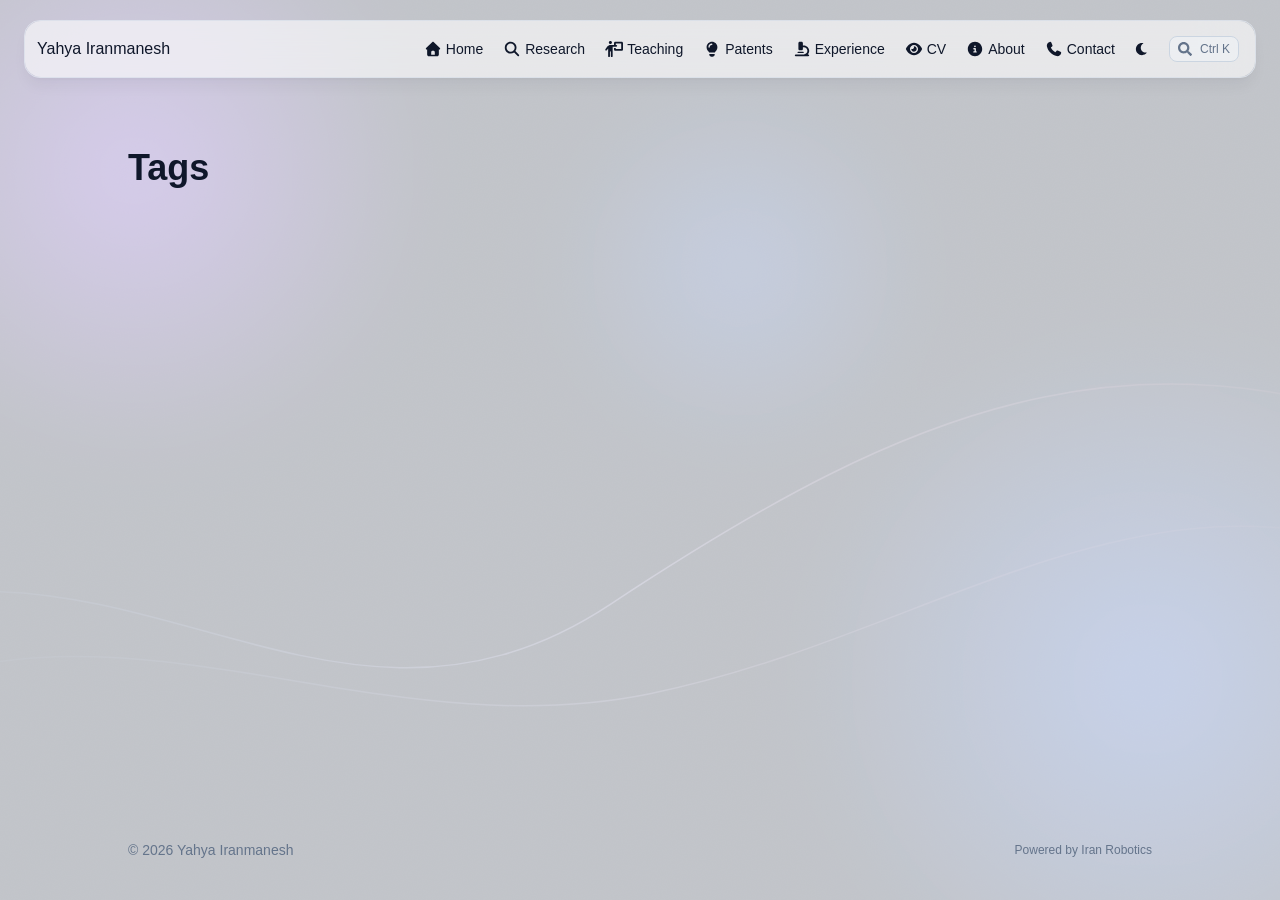
<file: tags/index.html>
<!doctype html><html lang=en dir=ltr class=scroll-smooth data-default-appearance=light data-auto-appearance=true><head><meta charset=utf-8><meta http-equiv=content-language content="en"><meta name=viewport content="width=device-width,initial-scale=1"><meta http-equiv=X-UA-Compatible content="ie=edge"><meta name=theme-color><title>Tags &#183; Yahya Iranmanesh</title><meta name=title content="Tags &#183; Yahya Iranmanesh"><link rel=canonical href=https://yahyairanmanesh.ir/tags/><link rel=alternate type=application/rss+xml href=/tags/index.xml title="Yahya Iranmanesh"><meta name=author content="Yahya Iranmanesh"><meta property="og:url" content="https://yahyairanmanesh.ir/tags/"><meta property="og:site_name" content="Yahya Iranmanesh"><meta property="og:title" content="Tags"><meta property="og:locale" content="en"><meta property="og:type" content="website"><meta name=twitter:card content="summary"><meta name=twitter:title content="Tags"><link type=text/css rel=stylesheet href=/css/main.bundle.min.css><script type=text/javascript src=/js/appearance.min.js></script><script defer src=/lib/zoom/zoom.min.umd.js></script><script defer src=/js/medium-zoom.js></script><script defer type=text/javascript id=script-bundle src=/js/main.bundle.min.js data-copy=Copy data-copied=Copied></script><link rel=apple-touch-icon sizes=180x180 href=/apple-touch-icon.png><link rel=icon type=image/png sizes=32x32 href=/favicon-32x32.png><link rel=icon type=image/png sizes=16x16 href=/favicon-16x16.png><link rel=manifest href=/site.webmanifest><script type=application/ld+json>[{"@context":"https://schema.org","@type":"Article","articleSection":"Tags","name":"Tags","headline":"Tags","inLanguage":"en","url":"https://yahyairanmanesh.ir/tags/","author":{"@type":"Person","name":"Yahya Iranmanesh","image":"https://yahyairanmanesh.ir/img/yahya.png"},"mainEntityOfPage":"https://yahyairanmanesh.ir/tags/","wordCount":0}]</script></head><body class="flex flex-col h-screen m-auto leading-7 max-w-7xl px-6 sm:px-14 md:px-24 lg:px-32 text-lg bg-neutral text-neutral-900 dark:bg-neutral-800 dark:text-neutral bf-scrollbar"><div id=the-top class="absolute flex self-center"><a class="px-3 py-1 text-sm -translate-y-8 rounded-b-lg bg-primary-200 focus:translate-y-0 dark:bg-neutral-600" href=#main-content><span class="font-bold text-primary-600 pe-2 dark:text-primary-400">&darr;</span>
Skip to main content</a></div><header><div class=min-h-32></div><div class="fixed inset-x-0 top-3 z-100 px-3 sm:top-5 sm:px-6"><div class="relative mx-auto max-w-7xl rounded-2xl border border-neutral-200/80 shadow-lg shadow-neutral-900/5 dark:border-neutral-700/80 [&_img.logo]:max-h-10 [&_img.logo]:max-w-10"><div class="absolute inset-0 -z-10 rounded-2xl bg-neutral/60 backdrop-blur-xl dark:bg-neutral-800/60"></div><div class=px-3><div class="main-menu flex items-center w-full gap-2 p-1 pl-0"><a href=/ class="text-base font-medium truncate min-w-0 shrink">Yahya Iranmanesh</a><div class="flex items-center ms-auto"><div class="hidden md:flex"><nav aria-label="Main menu" class="flex items-center gap-x-5 h-12"><a href=/ class="flex items-center bf-icon-color-hover" aria-label=Home title="Yahya Iranmanesh"><span class=mr-1><span class="relative block icon"><svg viewBox="0 0 640 640"><path fill="currentColor" d="M341.8 72.6c-12.3-11.4-31.3-11.4-43.5.0l-224 208C64.7 289.6 61.5 303.5 66.3 315.7S82.8 336 96 336h16V512c0 35.3 28.7 64 64 64H464c35.3.0 64-28.7 64-64V336h16C557.2 336 569 327.9 573.8 315.7 578.6 303.5 575.4 289.5 565.8 280.6l-224-208zM304 384h32c26.5.0 48 21.5 48 48v96H256V432c0-26.5 21.5-48 48-48z"/></svg></span>
</span><span class="text-sm font-medium break-normal">Home
</span></a><a href=/research/ class="flex items-center bf-icon-color-hover" aria-label=Research title=Research><span class=mr-1><span class="relative block icon"><svg viewBox="0 0 640 640"><path fill="currentColor" d="M480 272c0 45.9-14.9 88.3-40 122.7L566.6 521.4C579.1 533.9 579.1 554.2 566.6 566.7S533.8 579.2 521.3 566.7L394.7 440c-34.4 25.1-76.8 40-122.7 40-114.9.0-208-93.1-208-208C64 157.1 157.1 64 272 64s208 93.1 208 208zM272 416c79.5.0 144-64.5 144-144S351.5 128 272 128 128 192.5 128 272s64.5 144 144 144z"/></svg></span>
</span><span class="text-sm font-medium break-normal">Research
</span></a><a href=/teaching/ class="flex items-center bf-icon-color-hover" aria-label=Teaching title=Teaching><span class=mr-1><span class="relative block icon"><svg viewBox="0 0 640 640"><path fill="currentColor" d="M192 144c30.9.0 56-25.1 56-56 0-30.9-25.1-56-56-56s-56 25.1-56 56 25.1 56 56 56zM176 576V416C176 407.2 183.2 4e2 192 4e2S208 407.2 208 416V576c0 17.7 14.3 32 32 32s32-14.3 32-32V240H4e2c17.7.0 32-14.3 32-32s-14.3-32-32-32H384V128H576V320H384V288H320v48c0 26.5 21.5 48 48 48H592c26.5.0 48-21.5 48-48V112c0-26.5-21.5-48-48-48H368c-26.5.0-48 21.5-48 48v64H197.3c-45.6.0-88.5 21.6-115.6 58.2L14.3 324.9c-10.5 14.2-7.6 34.2 6.6 44.8C35.1 380.3 55.1 377.3 65.7 363.1L112 300.7V576c0 17.7 14.3 32 32 32s32-14.3 32-32z"/></svg></span>
</span><span class="text-sm font-medium break-normal">Teaching
</span></a><a href=/patents/ class="flex items-center bf-icon-color-hover" aria-label=Patents title=Patents><span class=mr-1><span class="relative block icon"><svg viewBox="0 0 640 640"><path fill="currentColor" d="M420.9 448C428.2 425.7 442.8 405.5 459.3 388.1 492 353.7 512 307.2 512 256c0-106-86-192-192-192S128 150 128 256c0 51.2 20 97.7 52.7 132.1 16.5 17.4 31.2 37.6 38.4 59.9H420.8zM416 496H224v16c0 44.2 35.8 80 80 80h32c44.2.0 80-35.8 80-80V496zM312 176c-39.8.0-72 32.2-72 72 0 13.3-10.7 24-24 24s-24-10.7-24-24c0-66.3 53.7-120 120-120 13.3.0 24 10.7 24 24s-10.7 24-24 24z"/></svg></span>
</span><span class="text-sm font-medium break-normal">Patents
</span></a><a href=/experience/ class="flex items-center bf-icon-color-hover" aria-label=Experience title="Professional Experience"><span class=mr-1><span class="relative block icon"><svg viewBox="0 0 640 640"><path fill="currentColor" d="M240 64c-26.5.0-48 21.5-48 48V320c0 26.5 21.5 48 48 48h64c26.5.0 48-21.5 48-48V256h32c70.7.0 128 57.3 128 128S454.7 512 384 512H96c-17.7.0-32 14.3-32 32s14.3 32 32 32H544c17.7.0 32-14.3 32-32s-14.3-32-32-32H527.1c30.4-34 48.9-78.8 48.9-128 0-106-86-192-192-192H352V112c0-26.5-21.5-48-48-48H240zM184 416c-13.3.0-24 10.7-24 24s10.7 24 24 24H360c13.3.0 24-10.7 24-24s-10.7-24-24-24H184z"/></svg></span>
</span><span class="text-sm font-medium break-normal">Experience
</span></a><a href=/cv/ class="flex items-center bf-icon-color-hover" aria-label=CV title="Curriculum Vitae"><span class=mr-1><span class="relative block icon"><svg viewBox="0 0 640 640"><path fill="currentColor" d="M320 96c-80.8.0-145.5 36.8-192.6 80.6-46.8 43.5-78.1 95.4-93 131.1C31.1 315.6 31.1 324.4 34.4 332.3c14.9 35.7 46.2 87.7 93 131.1C174.5 507.1 239.2 544 320 544s145.5-36.8 192.6-80.6c46.8-43.5 78.1-95.4 93-131.1C608.9 324.4 608.9 315.6 605.6 307.7c-14.9-35.7-46.2-87.7-93-131.1C465.5 132.9 400.8 96 320 96zM176 320c0-79.5 64.5-144 144-144s144 64.5 144 144-64.5 144-144 144-144-64.5-144-144zm144-64c0 35.3-28.7 64-64 64C244.5 320 233.7 317 224.3 311.6 223.3 322.5 224.2 333.7 227.2 344.8c13.7 51.2 66.4 81.6 117.6 67.9s81.6-66.4 67.9-117.6c-12.2-45.7-55.5-74.8-101.1-70.8C316.9 233.6 320 244.4 320 256z"/></svg></span>
</span><span class="text-sm font-medium break-normal">CV
</span></a><a href=/about/ class="flex items-center bf-icon-color-hover" aria-label=About title=About><span class=mr-1><span class="relative block icon"><svg viewBox="0 0 640 640"><path fill="currentColor" d="M320 576c141.4.0 256-114.6 256-256C576 178.6 461.4 64 320 64 178.6 64 64 178.6 64 320S178.6 576 320 576zM288 224c0-17.7 14.3-32 32-32s32 14.3 32 32-14.3 32-32 32-32-14.3-32-32zm-8 64h48c13.3.0 24 10.7 24 24v88h8c13.3.0 24 10.7 24 24s-10.7 24-24 24H280c-13.3.0-24-10.7-24-24s10.7-24 24-24h24V336H280c-13.3.0-24-10.7-24-24s10.7-24 24-24z"/></svg></span>
</span><span class="text-sm font-medium break-normal">About
</span></a><a href=/contact/ class="flex items-center bf-icon-color-hover" aria-label=Contact title=Contact><span class=mr-1><span class="relative block icon"><svg viewBox="0 0 640 640"><path fill="currentColor" d="M224.2 89C216.3 70.1 195.7 60.1 176.1 65.4l-5.5 1.5C106 84.5 50.8 147.1 66.9 223.3 104 398.3 241.7 536 416.7 573.1 493 589.3 555.5 534 573.1 469.4l1.5-5.5C580 444.2 569.9 423.6 551.1 415.8l-97.3-40.5C437.3 368.4 418.2 373.2 406.8 387.1l-38.6 47.2c-70.3-34.9-126.9-93.3-159.4-165l44.2-36c13.9-11.3 18.6-30.4 11.8-47L224.2 89z"/></svg></span>
</span><span class="text-sm font-medium break-normal">Contact</span></a><div class="flex items-center"><button id=appearance-switcher aria-label="Switch to dark appearance" type=button class="text-sm bf-icon-color-hover" title="Switch to dark appearance"><div class="flex items-center justify-center dark:hidden"><span class="relative block icon"><svg viewBox="0 0 512 512"><path fill="currentColor" d="M32 256C32 132.2 132.3 32 255.8 32c11.36.0 29.7 1.668 40.9 3.746 9.616 1.777 11.75 14.63 3.279 19.44C245 86.5 211.2 144.6 211.2 207.8c0 109.7 99.71 193 208.3 172.3 9.561-1.805 16.28 9.324 10.11 16.95C387.9 448.6 324.8 480 255.8 480 132.1 480 32 379.6 32 256z"/></svg></span></div><div class="items-center justify-center hidden dark:flex"><span class="relative block icon"><svg viewBox="0 0 512 512"><path fill="currentColor" d="M256 159.1c-53.02.0-95.1 42.98-95.1 95.1s41.2 96.9 95.1 96.9 95.1-42.98 95.1-95.1S309 159.1 256 159.1zM509.3 347l-63.2-91.9 63.15-91.01c6.332-9.125 1.104-21.74-9.826-23.72l-109-19.7-19.7-109c-1.975-10.93-14.59-16.16-23.72-9.824L256 65.89 164.1 2.736c-9.125-6.332-21.74-1.107-23.72 9.824L121.6 121.6 12.56 141.3C1.633 143.2-3.596 155.9 2.736 164.1L65.89 256 2.74 347.01c-6.332 9.125-1.105 21.74 9.824 23.72l109 19.7 19.7 109c1.975 10.93 14.59 16.16 23.72 9.824L256 446.1l91.01 63.15c9.127 6.334 21.75 1.107 23.72-9.822l19.7-109 109-19.7C510.4 368.8 515.6 356.1 509.3 347zM256 383.1c-70.69.0-127.1-57.31-127.1-127.1.0-70.69 57.31-127.1 127.1-127.1S383.1 186.2 383.1 256c0 70.7-56.4 127.1-127.1 127.1z"/></svg></span></div></button></div><button id=search-button aria-label="Search (/ or ⌘K)" class="flex items-center gap-2 rounded-lg border bf-border-color bf-border-color-hover bg-neutral-100/50 px-2 py-1 text-sm text-neutral-500 transition-colors hover:text-primary-600 dark:bg-neutral-800/50 dark:text-neutral-400 dark:hover:text-primary-400" title="Search (/ or ⌘K)">
<span class="relative block icon"><svg aria-hidden="true" focusable="false" data-prefix="fas" data-icon="search" class="svg-inline--fa fa-search fa-w-16" role="img" viewBox="0 0 512 512"><path fill="currentColor" d="M505 442.7 405.3 343c-4.5-4.5-10.6-7-17-7H372c27.6-35.3 44-79.7 44-128C416 93.1 322.9.0 208 0S0 93.1.0 208s93.1 208 208 208c48.3.0 92.7-16.4 128-44v16.3c0 6.4 2.5 12.5 7 17l99.7 99.7c9.4 9.4 24.6 9.4 33.9.0l28.3-28.3c9.4-9.4 9.4-24.6.1-34zM208 336c-70.7.0-128-57.2-128-128 0-70.7 57.2-128 128-128 70.7.0 128 57.2 128 128 0 70.7-57.2 128-128 128z"/></svg>
</span><kbd id=search-shortcut-hint class="pointer-events-none font-sans text-xs text-neutral-500 dark:text-neutral-400" aria-hidden=true>⌘K</kbd></button></nav></div><div class="flex md:hidden"><div class="mobile-header-row relative flex items-center h-14 gap-4"><button id=appearance-switcher-mobile type=button aria-label="Switch to dark appearance" title="Switch to dark appearance" class="flex items-center justify-center text-neutral-900 hover:text-primary-600 dark:text-neutral-200 dark:hover:text-primary-400"><div class=dark:hidden><span class="relative block icon"><svg viewBox="0 0 512 512"><path fill="currentColor" d="M32 256C32 132.2 132.3 32 255.8 32c11.36.0 29.7 1.668 40.9 3.746 9.616 1.777 11.75 14.63 3.279 19.44C245 86.5 211.2 144.6 211.2 207.8c0 109.7 99.71 193 208.3 172.3 9.561-1.805 16.28 9.324 10.11 16.95C387.9 448.6 324.8 480 255.8 480 132.1 480 32 379.6 32 256z"/></svg></span></div><div class="hidden dark:block"><span class="relative block icon"><svg viewBox="0 0 512 512"><path fill="currentColor" d="M256 159.1c-53.02.0-95.1 42.98-95.1 95.1s41.2 96.9 95.1 96.9 95.1-42.98 95.1-95.1S309 159.1 256 159.1zM509.3 347l-63.2-91.9 63.15-91.01c6.332-9.125 1.104-21.74-9.826-23.72l-109-19.7-19.7-109c-1.975-10.93-14.59-16.16-23.72-9.824L256 65.89 164.1 2.736c-9.125-6.332-21.74-1.107-23.72 9.824L121.6 121.6 12.56 141.3C1.633 143.2-3.596 155.9 2.736 164.1L65.89 256 2.74 347.01c-6.332 9.125-1.105 21.74 9.824 23.72l109 19.7 19.7 109c1.975 10.93 14.59 16.16 23.72 9.824L256 446.1l91.01 63.15c9.127 6.334 21.75 1.107 23.72-9.822l19.7-109 109-19.7C510.4 368.8 515.6 356.1 509.3 347zM256 383.1c-70.69.0-127.1-57.31-127.1-127.1.0-70.69 57.31-127.1 127.1-127.1S383.1 186.2 383.1 256c0 70.7-56.4 127.1-127.1 127.1z"/></svg></span></div></button>
<button id=search-button-mobile aria-label="Search (/ or ⌘K)" class="flex items-center justify-center bf-icon-color-hover" title="Search (/ or ⌘K)">
<span class="relative block icon"><svg aria-hidden="true" focusable="false" data-prefix="fas" data-icon="search" class="svg-inline--fa fa-search fa-w-16" role="img" viewBox="0 0 512 512"><path fill="currentColor" d="M505 442.7 405.3 343c-4.5-4.5-10.6-7-17-7H372c27.6-35.3 44-79.7 44-128C416 93.1 322.9.0 208 0S0 93.1.0 208s93.1 208 208 208c48.3.0 92.7-16.4 128-44v16.3c0 6.4 2.5 12.5 7 17l99.7 99.7c9.4 9.4 24.6 9.4 33.9.0l28.3-28.3c9.4-9.4 9.4-24.6.1-34zM208 336c-70.7.0-128-57.2-128-128 0-70.7 57.2-128 128-128 70.7.0 128 57.2 128 128 0 70.7-57.2 128-128 128z"/></svg>
</span></button>
<input type=checkbox id=mobile-menu-toggle autocomplete=off class="hidden peer">
<label for=mobile-menu-toggle tabindex=0 role=button aria-expanded=false aria-controls=mobile-menu-dialog aria-label="Main menu" class="flex items-center justify-center cursor-pointer bf-icon-color-hover"><span class="relative block icon"><svg viewBox="0 0 448 512"><path fill="currentColor" d="M0 96C0 78.33 14.33 64 32 64H416c17.7.0 32 14.33 32 32 0 17.7-14.3 32-32 32H32C14.33 128 0 113.7.0 96zM0 256c0-17.7 14.33-32 32-32H416c17.7.0 32 14.3 32 32s-14.3 32-32 32H32c-17.67.0-32-14.3-32-32zM416 448H32c-17.67.0-32-14.3-32-32s14.33-32 32-32H416c17.7.0 32 14.3 32 32s-14.3 32-32 32z"/></svg></span></label><div id=mobile-menu-dialog role=dialog aria-modal=true aria-label="Main menu" style=scrollbar-gutter:stable class="z-50 invisible overflow-y-auto opacity-0 transition-[opacity,visibility] duration-300 peer-checked:visible peer-checked:opacity-100
mobile-menu-style-dropdown absolute end-0 top-[calc(100%+0.75rem)] z-10 w-[min(22rem,calc(100vw-1.5rem))] rounded-2xl border border-neutral-200/80 bg-neutral/95 p-5 shadow-2xl shadow-neutral-900/20 dark:border-neutral-700/80 dark:bg-neutral-800/95
bf-scrollbar"><label for=mobile-menu-toggle tabindex=0 role=button aria-expanded=false aria-controls=mobile-menu-dialog class="absolute end-3 top-3 h-10 w-10 rounded-xl flex items-center justify-center cursor-pointer select-none bf-icon-color-hover border bf-border-color bf-border-color-hover bg-neutral-50 dark:bg-neutral-900"><span class=sr-only>Close menu</span>
<span class="relative block icon"><svg viewBox="0 0 320 512"><path fill="currentColor" d="M310.6 361.4c12.5 12.5 12.5 32.75.0 45.25C304.4 412.9 296.2 416 288 416s-16.38-3.125-22.62-9.375L160 301.3 54.63 406.6C48.38 412.9 40.19 416 32 416S15.63 412.9 9.375 406.6c-12.5-12.5-12.5-32.75.0-45.25l105.4-105.4L9.375 150.6c-12.5-12.5-12.5-32.75.0-45.25s32.75-12.5 45.25.0L160 210.8l105.4-105.4c12.5-12.5 32.75-12.5 45.25.0s12.5 32.75.0 45.25l-105.4 105.4L310.6 361.4z"/></svg></span></label><nav aria-label="Mobile menu" class="mt-10 space-y-3"><div class=px-2><div class="flex items-center gap-4"><a href=/ aria-label=Home class="flex grow items-center gap-4 group bf-icon-color-hover text-neutral-700 dark:text-neutral-200"><span class="flex items-center justify-center h-8 w-8 text-2xl"><span class="relative block icon"><svg viewBox="0 0 640 640"><path fill="currentColor" d="M341.8 72.6c-12.3-11.4-31.3-11.4-43.5.0l-224 208C64.7 289.6 61.5 303.5 66.3 315.7S82.8 336 96 336h16V512c0 35.3 28.7 64 64 64H464c35.3.0 64-28.7 64-64V336h16C557.2 336 569 327.9 573.8 315.7 578.6 303.5 575.4 289.5 565.8 280.6l-224-208zM304 384h32c26.5.0 48 21.5 48 48v96H256V432c0-26.5 21.5-48 48-48z"/></svg></span>
</span><span title="Yahya Iranmanesh" class="text-2xl font-bold tracking-tight">Home</span></a></div></div><div class=px-2><div class="flex items-center gap-4"><a href=/research/ aria-label=Research class="flex grow items-center gap-4 group bf-icon-color-hover text-neutral-700 dark:text-neutral-200"><span class="flex items-center justify-center h-8 w-8 text-2xl"><span class="relative block icon"><svg viewBox="0 0 640 640"><path fill="currentColor" d="M480 272c0 45.9-14.9 88.3-40 122.7L566.6 521.4C579.1 533.9 579.1 554.2 566.6 566.7S533.8 579.2 521.3 566.7L394.7 440c-34.4 25.1-76.8 40-122.7 40-114.9.0-208-93.1-208-208C64 157.1 157.1 64 272 64s208 93.1 208 208zM272 416c79.5.0 144-64.5 144-144S351.5 128 272 128 128 192.5 128 272s64.5 144 144 144z"/></svg></span>
</span><span title=Research class="text-2xl font-bold tracking-tight">Research</span></a></div></div><div class=px-2><div class="flex items-center gap-4"><a href=/teaching/ aria-label=Teaching class="flex grow items-center gap-4 group bf-icon-color-hover text-neutral-700 dark:text-neutral-200"><span class="flex items-center justify-center h-8 w-8 text-2xl"><span class="relative block icon"><svg viewBox="0 0 640 640"><path fill="currentColor" d="M192 144c30.9.0 56-25.1 56-56 0-30.9-25.1-56-56-56s-56 25.1-56 56 25.1 56 56 56zM176 576V416C176 407.2 183.2 4e2 192 4e2S208 407.2 208 416V576c0 17.7 14.3 32 32 32s32-14.3 32-32V240H4e2c17.7.0 32-14.3 32-32s-14.3-32-32-32H384V128H576V320H384V288H320v48c0 26.5 21.5 48 48 48H592c26.5.0 48-21.5 48-48V112c0-26.5-21.5-48-48-48H368c-26.5.0-48 21.5-48 48v64H197.3c-45.6.0-88.5 21.6-115.6 58.2L14.3 324.9c-10.5 14.2-7.6 34.2 6.6 44.8C35.1 380.3 55.1 377.3 65.7 363.1L112 300.7V576c0 17.7 14.3 32 32 32s32-14.3 32-32z"/></svg></span>
</span><span title=Teaching class="text-2xl font-bold tracking-tight">Teaching</span></a></div></div><div class=px-2><div class="flex items-center gap-4"><a href=/patents/ aria-label=Patents class="flex grow items-center gap-4 group bf-icon-color-hover text-neutral-700 dark:text-neutral-200"><span class="flex items-center justify-center h-8 w-8 text-2xl"><span class="relative block icon"><svg viewBox="0 0 640 640"><path fill="currentColor" d="M420.9 448C428.2 425.7 442.8 405.5 459.3 388.1 492 353.7 512 307.2 512 256c0-106-86-192-192-192S128 150 128 256c0 51.2 20 97.7 52.7 132.1 16.5 17.4 31.2 37.6 38.4 59.9H420.8zM416 496H224v16c0 44.2 35.8 80 80 80h32c44.2.0 80-35.8 80-80V496zM312 176c-39.8.0-72 32.2-72 72 0 13.3-10.7 24-24 24s-24-10.7-24-24c0-66.3 53.7-120 120-120 13.3.0 24 10.7 24 24s-10.7 24-24 24z"/></svg></span>
</span><span title=Patents class="text-2xl font-bold tracking-tight">Patents</span></a></div></div><div class=px-2><div class="flex items-center gap-4"><a href=/experience/ aria-label=Experience class="flex grow items-center gap-4 group bf-icon-color-hover text-neutral-700 dark:text-neutral-200"><span class="flex items-center justify-center h-8 w-8 text-2xl"><span class="relative block icon"><svg viewBox="0 0 640 640"><path fill="currentColor" d="M240 64c-26.5.0-48 21.5-48 48V320c0 26.5 21.5 48 48 48h64c26.5.0 48-21.5 48-48V256h32c70.7.0 128 57.3 128 128S454.7 512 384 512H96c-17.7.0-32 14.3-32 32s14.3 32 32 32H544c17.7.0 32-14.3 32-32s-14.3-32-32-32H527.1c30.4-34 48.9-78.8 48.9-128 0-106-86-192-192-192H352V112c0-26.5-21.5-48-48-48H240zM184 416c-13.3.0-24 10.7-24 24s10.7 24 24 24H360c13.3.0 24-10.7 24-24s-10.7-24-24-24H184z"/></svg></span>
</span><span title="Professional Experience" class="text-2xl font-bold tracking-tight">Experience</span></a></div></div><div class=px-2><div class="flex items-center gap-4"><a href=/cv/ aria-label=CV class="flex grow items-center gap-4 group bf-icon-color-hover text-neutral-700 dark:text-neutral-200"><span class="flex items-center justify-center h-8 w-8 text-2xl"><span class="relative block icon"><svg viewBox="0 0 640 640"><path fill="currentColor" d="M320 96c-80.8.0-145.5 36.8-192.6 80.6-46.8 43.5-78.1 95.4-93 131.1C31.1 315.6 31.1 324.4 34.4 332.3c14.9 35.7 46.2 87.7 93 131.1C174.5 507.1 239.2 544 320 544s145.5-36.8 192.6-80.6c46.8-43.5 78.1-95.4 93-131.1C608.9 324.4 608.9 315.6 605.6 307.7c-14.9-35.7-46.2-87.7-93-131.1C465.5 132.9 400.8 96 320 96zM176 320c0-79.5 64.5-144 144-144s144 64.5 144 144-64.5 144-144 144-144-64.5-144-144zm144-64c0 35.3-28.7 64-64 64C244.5 320 233.7 317 224.3 311.6 223.3 322.5 224.2 333.7 227.2 344.8c13.7 51.2 66.4 81.6 117.6 67.9s81.6-66.4 67.9-117.6c-12.2-45.7-55.5-74.8-101.1-70.8C316.9 233.6 320 244.4 320 256z"/></svg></span>
</span><span title="Curriculum Vitae" class="text-2xl font-bold tracking-tight">CV</span></a></div></div><div class=px-2><div class="flex items-center gap-4"><a href=/about/ aria-label=About class="flex grow items-center gap-4 group bf-icon-color-hover text-neutral-700 dark:text-neutral-200"><span class="flex items-center justify-center h-8 w-8 text-2xl"><span class="relative block icon"><svg viewBox="0 0 640 640"><path fill="currentColor" d="M320 576c141.4.0 256-114.6 256-256C576 178.6 461.4 64 320 64 178.6 64 64 178.6 64 320S178.6 576 320 576zM288 224c0-17.7 14.3-32 32-32s32 14.3 32 32-14.3 32-32 32-32-14.3-32-32zm-8 64h48c13.3.0 24 10.7 24 24v88h8c13.3.0 24 10.7 24 24s-10.7 24-24 24H280c-13.3.0-24-10.7-24-24s10.7-24 24-24h24V336H280c-13.3.0-24-10.7-24-24s10.7-24 24-24z"/></svg></span>
</span><span title=About class="text-2xl font-bold tracking-tight">About</span></a></div></div><div class=px-2><div class="flex items-center gap-4"><a href=/contact/ aria-label=Contact class="flex grow items-center gap-4 group bf-icon-color-hover text-neutral-700 dark:text-neutral-200"><span class="flex items-center justify-center h-8 w-8 text-2xl"><span class="relative block icon"><svg viewBox="0 0 640 640"><path fill="currentColor" d="M224.2 89C216.3 70.1 195.7 60.1 176.1 65.4l-5.5 1.5C106 84.5 50.8 147.1 66.9 223.3 104 398.3 241.7 536 416.7 573.1 493 589.3 555.5 534 573.1 469.4l1.5-5.5C580 444.2 569.9 423.6 551.1 415.8l-97.3-40.5C437.3 368.4 418.2 373.2 406.8 387.1l-38.6 47.2c-70.3-34.9-126.9-93.3-159.4-165l44.2-36c13.9-11.3 18.6-30.4 11.8-47L224.2 89z"/></svg></span>
</span><span title=Contact class="text-2xl font-bold tracking-tight">Contact</span></a></div></div></nav></div></div></div></div></div></div></div></div></header><div class="relative flex flex-col grow"><main id=main-content class=grow><header class=mt-5><h1 class="mt-5 text-4xl font-extrabold text-neutral-900 dark:text-neutral">Tags</h1><div class="mt-1 mb-2 text-base text-neutral-500 dark:text-neutral-400 print:hidden"><div class="flex flex-row flex-wrap items-center"></div></div></header><section class="mt-6 flex max-w-prose flex-wrap gap-2"></section><div id=scroll-to-top class="fixed bottom-6 end-6 z-50 transform translate-y-4 opacity-0 duration-200"><a href=#the-top class="pointer-events-auto flex h-12 w-12 items-center justify-center rounded-full bg-neutral/50 text-xl text-neutral-700 hover:text-primary-600 dark:bg-neutral-800/50 dark:text-neutral dark:hover:text-primary-400" aria-label="Scroll to top" title="Scroll to top">&uarr;</a></div></main><footer id=site-footer class="py-10 print:hidden"><div class="flex items-center justify-between"><p class="text-sm text-neutral-500 dark:text-neutral-400">&copy;
2026
Yahya Iranmanesh</p><p class="text-xs text-neutral-500 dark:text-neutral-400">Powered by <a class="hover:underline hover:decoration-primary-400 hover:text-primary-500" href=https://www.iranrobotics.com/ target=_blank rel="noopener noreferrer">Iran Robotics</a></p></div></footer><div id=search-wrapper role=dialog aria-modal=true aria-label=Search class="invisible fixed inset-0 flex h-screen w-screen cursor-default flex-col bg-neutral-500/50 p-4 backdrop-blur-sm dark:bg-neutral-900/50 sm:p-6 md:p-[10vh] lg:p-[12vh] z-500" data-url=/><div id=search-modal class="flex flex-col w-full max-w-3xl min-h-0 mx-auto border rounded-md shadow-lg top-20 border-neutral-200 bg-neutral dark:border-neutral-700 dark:bg-neutral-800"><header class="relative z-10 flex items-center justify-between flex-none px-2"><form class="flex items-center flex-auto min-w-0"><div class="flex items-center justify-center w-8 h-8 text-neutral-400"><span class="relative block icon"><svg aria-hidden="true" focusable="false" data-prefix="fas" data-icon="search" class="svg-inline--fa fa-search fa-w-16" role="img" viewBox="0 0 512 512"><path fill="currentColor" d="M505 442.7 405.3 343c-4.5-4.5-10.6-7-17-7H372c27.6-35.3 44-79.7 44-128C416 93.1 322.9.0 208 0S0 93.1.0 208s93.1 208 208 208c48.3.0 92.7-16.4 128-44v16.3c0 6.4 2.5 12.5 7 17l99.7 99.7c9.4 9.4 24.6 9.4 33.9.0l28.3-28.3c9.4-9.4 9.4-24.6.1-34zM208 336c-70.7.0-128-57.2-128-128 0-70.7 57.2-128 128-128 70.7.0 128 57.2 128 128 0 70.7-57.2 128-128 128z"/></svg></span></div><input type=search id=search-query aria-label=Search class="flex flex-auto h-12 mx-1 bg-transparent appearance-none focus:outline-dotted focus:outline-2 focus:outline-transparent" placeholder=Search tabindex=0></form><button id=close-search-button class="flex items-center justify-center w-8 h-8 text-neutral-700 hover:text-primary-600 dark:text-neutral dark:hover:text-primary-400" title="Close (Esc)">
<span class="relative block icon"><svg viewBox="0 0 320 512"><path fill="currentColor" d="M310.6 361.4c12.5 12.5 12.5 32.75.0 45.25C304.4 412.9 296.2 416 288 416s-16.38-3.125-22.62-9.375L160 301.3 54.63 406.6C48.38 412.9 40.19 416 32 416S15.63 412.9 9.375 406.6c-12.5-12.5-12.5-32.75.0-45.25l105.4-105.4L9.375 150.6c-12.5-12.5-12.5-32.75.0-45.25s32.75-12.5 45.25.0L160 210.8l105.4-105.4c12.5-12.5 32.75-12.5 45.25.0s12.5 32.75.0 45.25l-105.4 105.4L310.6 361.4z"/></svg></span></button></header><section class="flex-auto px-2 overflow-auto"><ul id=search-results></ul></section></div></div></div><div id=background-canvas aria-hidden=true class="pointer-events-none fixed inset-0 -z-20"><img src=/img/site-background.svg role=presentation loading=eager decoding=async class="nozoom h-full w-full object-cover"><div class="absolute inset-0 bg-neutral/75 dark:bg-neutral-800/60"></div></div></body></html>
</file>
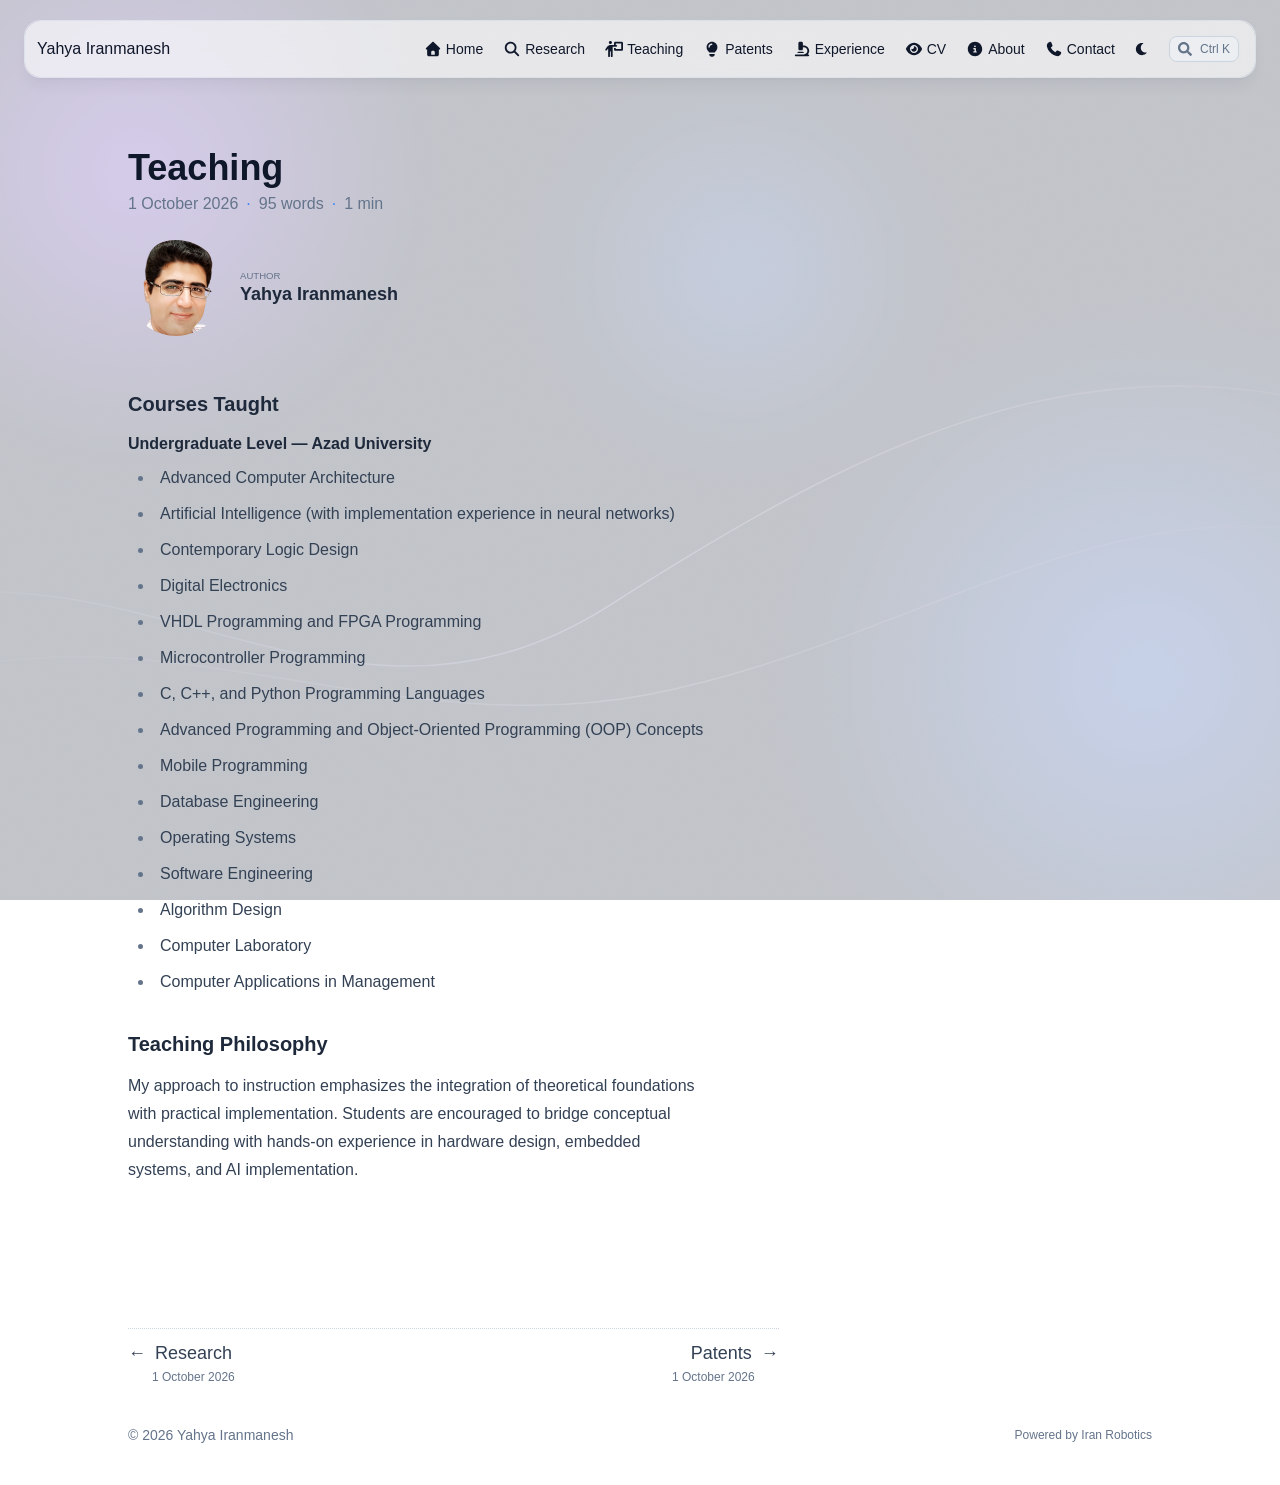
<file: teaching/index.html>
<!doctype html><html lang=en dir=ltr class=scroll-smooth data-default-appearance=light data-auto-appearance=true><head><meta charset=utf-8><meta http-equiv=content-language content="en"><meta name=viewport content="width=device-width,initial-scale=1"><meta http-equiv=X-UA-Compatible content="ie=edge"><meta name=theme-color><title>Teaching &#183; Yahya Iranmanesh</title><meta name=title content="Teaching &#183; Yahya Iranmanesh"><link rel=canonical href=https://yahyairanmanesh.ir/teaching/><meta name=author content="Yahya Iranmanesh"><meta property="og:url" content="https://yahyairanmanesh.ir/teaching/"><meta property="og:site_name" content="Yahya Iranmanesh"><meta property="og:title" content="Teaching"><meta property="og:locale" content="en"><meta property="og:type" content="article"><meta property="article:published_time" content="2026-10-01T14:00:22+03:30"><meta property="article:modified_time" content="2026-10-01T14:00:22+03:30"><meta name=twitter:card content="summary"><meta name=twitter:title content="Teaching"><link type=text/css rel=stylesheet href=/css/main.bundle.min.css><script type=text/javascript src=/js/appearance.min.js></script><script defer src=/lib/zoom/zoom.min.umd.js></script><script defer src=/js/medium-zoom.js></script><script defer type=text/javascript id=script-bundle src=/js/main.bundle.min.js data-copy=Copy data-copied=Copied></script><link rel=apple-touch-icon sizes=180x180 href=/apple-touch-icon.png><link rel=icon type=image/png sizes=32x32 href=/favicon-32x32.png><link rel=icon type=image/png sizes=16x16 href=/favicon-16x16.png><link rel=manifest href=/site.webmanifest><script type=application/ld+json>[{"@context":"https://schema.org","@type":"Article","articleSection":"Yahya Iranmanesh","name":"Teaching","headline":"Teaching","inLanguage":"en","url":"https://yahyairanmanesh.ir/teaching/","author":{"@type":"Person","name":"Yahya Iranmanesh","image":"https://yahyairanmanesh.ir/img/yahya.png"},"copyrightYear":"2026","dateCreated":"2026-10-01T14:00:22\u002b03:30","datePublished":"2026-10-01T14:00:22\u002b03:30","dateModified":"2026-10-01T14:00:22\u002b03:30","mainEntityOfPage":"https://yahyairanmanesh.ir/teaching/","wordCount":95}]</script></head><body class="flex flex-col h-screen m-auto leading-7 max-w-7xl px-6 sm:px-14 md:px-24 lg:px-32 text-lg bg-neutral text-neutral-900 dark:bg-neutral-800 dark:text-neutral bf-scrollbar"><div id=the-top class="absolute flex self-center"><a class="px-3 py-1 text-sm -translate-y-8 rounded-b-lg bg-primary-200 focus:translate-y-0 dark:bg-neutral-600" href=#main-content><span class="font-bold text-primary-600 pe-2 dark:text-primary-400">&darr;</span>
Skip to main content</a></div><header><div class=min-h-32></div><div class="fixed inset-x-0 top-3 z-100 px-3 sm:top-5 sm:px-6"><div class="relative mx-auto max-w-7xl rounded-2xl border border-neutral-200/80 shadow-lg shadow-neutral-900/5 dark:border-neutral-700/80 [&_img.logo]:max-h-10 [&_img.logo]:max-w-10"><div class="absolute inset-0 -z-10 rounded-2xl bg-neutral/60 backdrop-blur-xl dark:bg-neutral-800/60"></div><div class=px-3><div class="main-menu flex items-center w-full gap-2 p-1 pl-0"><a href=/ class="text-base font-medium truncate min-w-0 shrink">Yahya Iranmanesh</a><div class="flex items-center ms-auto"><div class="hidden md:flex"><nav aria-label="Main menu" class="flex items-center gap-x-5 h-12"><a href=/ class="flex items-center bf-icon-color-hover" aria-label=Home title="Yahya Iranmanesh"><span class=mr-1><span class="relative block icon"><svg viewBox="0 0 640 640"><path fill="currentColor" d="M341.8 72.6c-12.3-11.4-31.3-11.4-43.5.0l-224 208C64.7 289.6 61.5 303.5 66.3 315.7S82.8 336 96 336h16V512c0 35.3 28.7 64 64 64H464c35.3.0 64-28.7 64-64V336h16C557.2 336 569 327.9 573.8 315.7 578.6 303.5 575.4 289.5 565.8 280.6l-224-208zM304 384h32c26.5.0 48 21.5 48 48v96H256V432c0-26.5 21.5-48 48-48z"/></svg></span>
</span><span class="text-sm font-medium break-normal">Home
</span></a><a href=/research/ class="flex items-center bf-icon-color-hover" aria-label=Research title=Research><span class=mr-1><span class="relative block icon"><svg viewBox="0 0 640 640"><path fill="currentColor" d="M480 272c0 45.9-14.9 88.3-40 122.7L566.6 521.4C579.1 533.9 579.1 554.2 566.6 566.7S533.8 579.2 521.3 566.7L394.7 440c-34.4 25.1-76.8 40-122.7 40-114.9.0-208-93.1-208-208C64 157.1 157.1 64 272 64s208 93.1 208 208zM272 416c79.5.0 144-64.5 144-144S351.5 128 272 128 128 192.5 128 272s64.5 144 144 144z"/></svg></span>
</span><span class="text-sm font-medium break-normal">Research
</span></a><a href=/teaching/ class="flex items-center bf-icon-color-hover" aria-label=Teaching title=Teaching><span class=mr-1><span class="relative block icon"><svg viewBox="0 0 640 640"><path fill="currentColor" d="M192 144c30.9.0 56-25.1 56-56 0-30.9-25.1-56-56-56s-56 25.1-56 56 25.1 56 56 56zM176 576V416C176 407.2 183.2 4e2 192 4e2S208 407.2 208 416V576c0 17.7 14.3 32 32 32s32-14.3 32-32V240H4e2c17.7.0 32-14.3 32-32s-14.3-32-32-32H384V128H576V320H384V288H320v48c0 26.5 21.5 48 48 48H592c26.5.0 48-21.5 48-48V112c0-26.5-21.5-48-48-48H368c-26.5.0-48 21.5-48 48v64H197.3c-45.6.0-88.5 21.6-115.6 58.2L14.3 324.9c-10.5 14.2-7.6 34.2 6.6 44.8C35.1 380.3 55.1 377.3 65.7 363.1L112 300.7V576c0 17.7 14.3 32 32 32s32-14.3 32-32z"/></svg></span>
</span><span class="text-sm font-medium break-normal">Teaching
</span></a><a href=/patents/ class="flex items-center bf-icon-color-hover" aria-label=Patents title=Patents><span class=mr-1><span class="relative block icon"><svg viewBox="0 0 640 640"><path fill="currentColor" d="M420.9 448C428.2 425.7 442.8 405.5 459.3 388.1 492 353.7 512 307.2 512 256c0-106-86-192-192-192S128 150 128 256c0 51.2 20 97.7 52.7 132.1 16.5 17.4 31.2 37.6 38.4 59.9H420.8zM416 496H224v16c0 44.2 35.8 80 80 80h32c44.2.0 80-35.8 80-80V496zM312 176c-39.8.0-72 32.2-72 72 0 13.3-10.7 24-24 24s-24-10.7-24-24c0-66.3 53.7-120 120-120 13.3.0 24 10.7 24 24s-10.7 24-24 24z"/></svg></span>
</span><span class="text-sm font-medium break-normal">Patents
</span></a><a href=/experience/ class="flex items-center bf-icon-color-hover" aria-label=Experience title="Professional Experience"><span class=mr-1><span class="relative block icon"><svg viewBox="0 0 640 640"><path fill="currentColor" d="M240 64c-26.5.0-48 21.5-48 48V320c0 26.5 21.5 48 48 48h64c26.5.0 48-21.5 48-48V256h32c70.7.0 128 57.3 128 128S454.7 512 384 512H96c-17.7.0-32 14.3-32 32s14.3 32 32 32H544c17.7.0 32-14.3 32-32s-14.3-32-32-32H527.1c30.4-34 48.9-78.8 48.9-128 0-106-86-192-192-192H352V112c0-26.5-21.5-48-48-48H240zM184 416c-13.3.0-24 10.7-24 24s10.7 24 24 24H360c13.3.0 24-10.7 24-24s-10.7-24-24-24H184z"/></svg></span>
</span><span class="text-sm font-medium break-normal">Experience
</span></a><a href=/cv/ class="flex items-center bf-icon-color-hover" aria-label=CV title="Curriculum Vitae"><span class=mr-1><span class="relative block icon"><svg viewBox="0 0 640 640"><path fill="currentColor" d="M320 96c-80.8.0-145.5 36.8-192.6 80.6-46.8 43.5-78.1 95.4-93 131.1C31.1 315.6 31.1 324.4 34.4 332.3c14.9 35.7 46.2 87.7 93 131.1C174.5 507.1 239.2 544 320 544s145.5-36.8 192.6-80.6c46.8-43.5 78.1-95.4 93-131.1C608.9 324.4 608.9 315.6 605.6 307.7c-14.9-35.7-46.2-87.7-93-131.1C465.5 132.9 400.8 96 320 96zM176 320c0-79.5 64.5-144 144-144s144 64.5 144 144-64.5 144-144 144-144-64.5-144-144zm144-64c0 35.3-28.7 64-64 64C244.5 320 233.7 317 224.3 311.6 223.3 322.5 224.2 333.7 227.2 344.8c13.7 51.2 66.4 81.6 117.6 67.9s81.6-66.4 67.9-117.6c-12.2-45.7-55.5-74.8-101.1-70.8C316.9 233.6 320 244.4 320 256z"/></svg></span>
</span><span class="text-sm font-medium break-normal">CV
</span></a><a href=/about/ class="flex items-center bf-icon-color-hover" aria-label=About title=About><span class=mr-1><span class="relative block icon"><svg viewBox="0 0 640 640"><path fill="currentColor" d="M320 576c141.4.0 256-114.6 256-256C576 178.6 461.4 64 320 64 178.6 64 64 178.6 64 320S178.6 576 320 576zM288 224c0-17.7 14.3-32 32-32s32 14.3 32 32-14.3 32-32 32-32-14.3-32-32zm-8 64h48c13.3.0 24 10.7 24 24v88h8c13.3.0 24 10.7 24 24s-10.7 24-24 24H280c-13.3.0-24-10.7-24-24s10.7-24 24-24h24V336H280c-13.3.0-24-10.7-24-24s10.7-24 24-24z"/></svg></span>
</span><span class="text-sm font-medium break-normal">About
</span></a><a href=/contact/ class="flex items-center bf-icon-color-hover" aria-label=Contact title=Contact><span class=mr-1><span class="relative block icon"><svg viewBox="0 0 640 640"><path fill="currentColor" d="M224.2 89C216.3 70.1 195.7 60.1 176.1 65.4l-5.5 1.5C106 84.5 50.8 147.1 66.9 223.3 104 398.3 241.7 536 416.7 573.1 493 589.3 555.5 534 573.1 469.4l1.5-5.5C580 444.2 569.9 423.6 551.1 415.8l-97.3-40.5C437.3 368.4 418.2 373.2 406.8 387.1l-38.6 47.2c-70.3-34.9-126.9-93.3-159.4-165l44.2-36c13.9-11.3 18.6-30.4 11.8-47L224.2 89z"/></svg></span>
</span><span class="text-sm font-medium break-normal">Contact</span></a><div class="flex items-center"><button id=appearance-switcher aria-label="Switch to dark appearance" type=button class="text-sm bf-icon-color-hover" title="Switch to dark appearance"><div class="flex items-center justify-center dark:hidden"><span class="relative block icon"><svg viewBox="0 0 512 512"><path fill="currentColor" d="M32 256C32 132.2 132.3 32 255.8 32c11.36.0 29.7 1.668 40.9 3.746 9.616 1.777 11.75 14.63 3.279 19.44C245 86.5 211.2 144.6 211.2 207.8c0 109.7 99.71 193 208.3 172.3 9.561-1.805 16.28 9.324 10.11 16.95C387.9 448.6 324.8 480 255.8 480 132.1 480 32 379.6 32 256z"/></svg></span></div><div class="items-center justify-center hidden dark:flex"><span class="relative block icon"><svg viewBox="0 0 512 512"><path fill="currentColor" d="M256 159.1c-53.02.0-95.1 42.98-95.1 95.1s41.2 96.9 95.1 96.9 95.1-42.98 95.1-95.1S309 159.1 256 159.1zM509.3 347l-63.2-91.9 63.15-91.01c6.332-9.125 1.104-21.74-9.826-23.72l-109-19.7-19.7-109c-1.975-10.93-14.59-16.16-23.72-9.824L256 65.89 164.1 2.736c-9.125-6.332-21.74-1.107-23.72 9.824L121.6 121.6 12.56 141.3C1.633 143.2-3.596 155.9 2.736 164.1L65.89 256 2.74 347.01c-6.332 9.125-1.105 21.74 9.824 23.72l109 19.7 19.7 109c1.975 10.93 14.59 16.16 23.72 9.824L256 446.1l91.01 63.15c9.127 6.334 21.75 1.107 23.72-9.822l19.7-109 109-19.7C510.4 368.8 515.6 356.1 509.3 347zM256 383.1c-70.69.0-127.1-57.31-127.1-127.1.0-70.69 57.31-127.1 127.1-127.1S383.1 186.2 383.1 256c0 70.7-56.4 127.1-127.1 127.1z"/></svg></span></div></button></div><button id=search-button aria-label="Search (/ or ⌘K)" class="flex items-center gap-2 rounded-lg border bf-border-color bf-border-color-hover bg-neutral-100/50 px-2 py-1 text-sm text-neutral-500 transition-colors hover:text-primary-600 dark:bg-neutral-800/50 dark:text-neutral-400 dark:hover:text-primary-400" title="Search (/ or ⌘K)">
<span class="relative block icon"><svg aria-hidden="true" focusable="false" data-prefix="fas" data-icon="search" class="svg-inline--fa fa-search fa-w-16" role="img" viewBox="0 0 512 512"><path fill="currentColor" d="M505 442.7 405.3 343c-4.5-4.5-10.6-7-17-7H372c27.6-35.3 44-79.7 44-128C416 93.1 322.9.0 208 0S0 93.1.0 208s93.1 208 208 208c48.3.0 92.7-16.4 128-44v16.3c0 6.4 2.5 12.5 7 17l99.7 99.7c9.4 9.4 24.6 9.4 33.9.0l28.3-28.3c9.4-9.4 9.4-24.6.1-34zM208 336c-70.7.0-128-57.2-128-128 0-70.7 57.2-128 128-128 70.7.0 128 57.2 128 128 0 70.7-57.2 128-128 128z"/></svg>
</span><kbd id=search-shortcut-hint class="pointer-events-none font-sans text-xs text-neutral-500 dark:text-neutral-400" aria-hidden=true>⌘K</kbd></button></nav></div><div class="flex md:hidden"><div class="mobile-header-row relative flex items-center h-14 gap-4"><button id=appearance-switcher-mobile type=button aria-label="Switch to dark appearance" title="Switch to dark appearance" class="flex items-center justify-center text-neutral-900 hover:text-primary-600 dark:text-neutral-200 dark:hover:text-primary-400"><div class=dark:hidden><span class="relative block icon"><svg viewBox="0 0 512 512"><path fill="currentColor" d="M32 256C32 132.2 132.3 32 255.8 32c11.36.0 29.7 1.668 40.9 3.746 9.616 1.777 11.75 14.63 3.279 19.44C245 86.5 211.2 144.6 211.2 207.8c0 109.7 99.71 193 208.3 172.3 9.561-1.805 16.28 9.324 10.11 16.95C387.9 448.6 324.8 480 255.8 480 132.1 480 32 379.6 32 256z"/></svg></span></div><div class="hidden dark:block"><span class="relative block icon"><svg viewBox="0 0 512 512"><path fill="currentColor" d="M256 159.1c-53.02.0-95.1 42.98-95.1 95.1s41.2 96.9 95.1 96.9 95.1-42.98 95.1-95.1S309 159.1 256 159.1zM509.3 347l-63.2-91.9 63.15-91.01c6.332-9.125 1.104-21.74-9.826-23.72l-109-19.7-19.7-109c-1.975-10.93-14.59-16.16-23.72-9.824L256 65.89 164.1 2.736c-9.125-6.332-21.74-1.107-23.72 9.824L121.6 121.6 12.56 141.3C1.633 143.2-3.596 155.9 2.736 164.1L65.89 256 2.74 347.01c-6.332 9.125-1.105 21.74 9.824 23.72l109 19.7 19.7 109c1.975 10.93 14.59 16.16 23.72 9.824L256 446.1l91.01 63.15c9.127 6.334 21.75 1.107 23.72-9.822l19.7-109 109-19.7C510.4 368.8 515.6 356.1 509.3 347zM256 383.1c-70.69.0-127.1-57.31-127.1-127.1.0-70.69 57.31-127.1 127.1-127.1S383.1 186.2 383.1 256c0 70.7-56.4 127.1-127.1 127.1z"/></svg></span></div></button>
<button id=search-button-mobile aria-label="Search (/ or ⌘K)" class="flex items-center justify-center bf-icon-color-hover" title="Search (/ or ⌘K)">
<span class="relative block icon"><svg aria-hidden="true" focusable="false" data-prefix="fas" data-icon="search" class="svg-inline--fa fa-search fa-w-16" role="img" viewBox="0 0 512 512"><path fill="currentColor" d="M505 442.7 405.3 343c-4.5-4.5-10.6-7-17-7H372c27.6-35.3 44-79.7 44-128C416 93.1 322.9.0 208 0S0 93.1.0 208s93.1 208 208 208c48.3.0 92.7-16.4 128-44v16.3c0 6.4 2.5 12.5 7 17l99.7 99.7c9.4 9.4 24.6 9.4 33.9.0l28.3-28.3c9.4-9.4 9.4-24.6.1-34zM208 336c-70.7.0-128-57.2-128-128 0-70.7 57.2-128 128-128 70.7.0 128 57.2 128 128 0 70.7-57.2 128-128 128z"/></svg>
</span></button>
<input type=checkbox id=mobile-menu-toggle autocomplete=off class="hidden peer">
<label for=mobile-menu-toggle tabindex=0 role=button aria-expanded=false aria-controls=mobile-menu-dialog aria-label="Main menu" class="flex items-center justify-center cursor-pointer bf-icon-color-hover"><span class="relative block icon"><svg viewBox="0 0 448 512"><path fill="currentColor" d="M0 96C0 78.33 14.33 64 32 64H416c17.7.0 32 14.33 32 32 0 17.7-14.3 32-32 32H32C14.33 128 0 113.7.0 96zM0 256c0-17.7 14.33-32 32-32H416c17.7.0 32 14.3 32 32s-14.3 32-32 32H32c-17.67.0-32-14.3-32-32zM416 448H32c-17.67.0-32-14.3-32-32s14.33-32 32-32H416c17.7.0 32 14.3 32 32s-14.3 32-32 32z"/></svg></span></label><div id=mobile-menu-dialog role=dialog aria-modal=true aria-label="Main menu" style=scrollbar-gutter:stable class="z-50 invisible overflow-y-auto opacity-0 transition-[opacity,visibility] duration-300 peer-checked:visible peer-checked:opacity-100
mobile-menu-style-dropdown absolute end-0 top-[calc(100%+0.75rem)] z-10 w-[min(22rem,calc(100vw-1.5rem))] rounded-2xl border border-neutral-200/80 bg-neutral/95 p-5 shadow-2xl shadow-neutral-900/20 dark:border-neutral-700/80 dark:bg-neutral-800/95
bf-scrollbar"><label for=mobile-menu-toggle tabindex=0 role=button aria-expanded=false aria-controls=mobile-menu-dialog class="absolute end-3 top-3 h-10 w-10 rounded-xl flex items-center justify-center cursor-pointer select-none bf-icon-color-hover border bf-border-color bf-border-color-hover bg-neutral-50 dark:bg-neutral-900"><span class=sr-only>Close menu</span>
<span class="relative block icon"><svg viewBox="0 0 320 512"><path fill="currentColor" d="M310.6 361.4c12.5 12.5 12.5 32.75.0 45.25C304.4 412.9 296.2 416 288 416s-16.38-3.125-22.62-9.375L160 301.3 54.63 406.6C48.38 412.9 40.19 416 32 416S15.63 412.9 9.375 406.6c-12.5-12.5-12.5-32.75.0-45.25l105.4-105.4L9.375 150.6c-12.5-12.5-12.5-32.75.0-45.25s32.75-12.5 45.25.0L160 210.8l105.4-105.4c12.5-12.5 32.75-12.5 45.25.0s12.5 32.75.0 45.25l-105.4 105.4L310.6 361.4z"/></svg></span></label><nav aria-label="Mobile menu" class="mt-10 space-y-3"><div class=px-2><div class="flex items-center gap-4"><a href=/ aria-label=Home class="flex grow items-center gap-4 group bf-icon-color-hover text-neutral-700 dark:text-neutral-200"><span class="flex items-center justify-center h-8 w-8 text-2xl"><span class="relative block icon"><svg viewBox="0 0 640 640"><path fill="currentColor" d="M341.8 72.6c-12.3-11.4-31.3-11.4-43.5.0l-224 208C64.7 289.6 61.5 303.5 66.3 315.7S82.8 336 96 336h16V512c0 35.3 28.7 64 64 64H464c35.3.0 64-28.7 64-64V336h16C557.2 336 569 327.9 573.8 315.7 578.6 303.5 575.4 289.5 565.8 280.6l-224-208zM304 384h32c26.5.0 48 21.5 48 48v96H256V432c0-26.5 21.5-48 48-48z"/></svg></span>
</span><span title="Yahya Iranmanesh" class="text-2xl font-bold tracking-tight">Home</span></a></div></div><div class=px-2><div class="flex items-center gap-4"><a href=/research/ aria-label=Research class="flex grow items-center gap-4 group bf-icon-color-hover text-neutral-700 dark:text-neutral-200"><span class="flex items-center justify-center h-8 w-8 text-2xl"><span class="relative block icon"><svg viewBox="0 0 640 640"><path fill="currentColor" d="M480 272c0 45.9-14.9 88.3-40 122.7L566.6 521.4C579.1 533.9 579.1 554.2 566.6 566.7S533.8 579.2 521.3 566.7L394.7 440c-34.4 25.1-76.8 40-122.7 40-114.9.0-208-93.1-208-208C64 157.1 157.1 64 272 64s208 93.1 208 208zM272 416c79.5.0 144-64.5 144-144S351.5 128 272 128 128 192.5 128 272s64.5 144 144 144z"/></svg></span>
</span><span title=Research class="text-2xl font-bold tracking-tight">Research</span></a></div></div><div class=px-2><div class="flex items-center gap-4"><a href=/teaching/ aria-label=Teaching class="flex grow items-center gap-4 group bf-icon-color-hover text-neutral-700 dark:text-neutral-200"><span class="flex items-center justify-center h-8 w-8 text-2xl"><span class="relative block icon"><svg viewBox="0 0 640 640"><path fill="currentColor" d="M192 144c30.9.0 56-25.1 56-56 0-30.9-25.1-56-56-56s-56 25.1-56 56 25.1 56 56 56zM176 576V416C176 407.2 183.2 4e2 192 4e2S208 407.2 208 416V576c0 17.7 14.3 32 32 32s32-14.3 32-32V240H4e2c17.7.0 32-14.3 32-32s-14.3-32-32-32H384V128H576V320H384V288H320v48c0 26.5 21.5 48 48 48H592c26.5.0 48-21.5 48-48V112c0-26.5-21.5-48-48-48H368c-26.5.0-48 21.5-48 48v64H197.3c-45.6.0-88.5 21.6-115.6 58.2L14.3 324.9c-10.5 14.2-7.6 34.2 6.6 44.8C35.1 380.3 55.1 377.3 65.7 363.1L112 300.7V576c0 17.7 14.3 32 32 32s32-14.3 32-32z"/></svg></span>
</span><span title=Teaching class="text-2xl font-bold tracking-tight">Teaching</span></a></div></div><div class=px-2><div class="flex items-center gap-4"><a href=/patents/ aria-label=Patents class="flex grow items-center gap-4 group bf-icon-color-hover text-neutral-700 dark:text-neutral-200"><span class="flex items-center justify-center h-8 w-8 text-2xl"><span class="relative block icon"><svg viewBox="0 0 640 640"><path fill="currentColor" d="M420.9 448C428.2 425.7 442.8 405.5 459.3 388.1 492 353.7 512 307.2 512 256c0-106-86-192-192-192S128 150 128 256c0 51.2 20 97.7 52.7 132.1 16.5 17.4 31.2 37.6 38.4 59.9H420.8zM416 496H224v16c0 44.2 35.8 80 80 80h32c44.2.0 80-35.8 80-80V496zM312 176c-39.8.0-72 32.2-72 72 0 13.3-10.7 24-24 24s-24-10.7-24-24c0-66.3 53.7-120 120-120 13.3.0 24 10.7 24 24s-10.7 24-24 24z"/></svg></span>
</span><span title=Patents class="text-2xl font-bold tracking-tight">Patents</span></a></div></div><div class=px-2><div class="flex items-center gap-4"><a href=/experience/ aria-label=Experience class="flex grow items-center gap-4 group bf-icon-color-hover text-neutral-700 dark:text-neutral-200"><span class="flex items-center justify-center h-8 w-8 text-2xl"><span class="relative block icon"><svg viewBox="0 0 640 640"><path fill="currentColor" d="M240 64c-26.5.0-48 21.5-48 48V320c0 26.5 21.5 48 48 48h64c26.5.0 48-21.5 48-48V256h32c70.7.0 128 57.3 128 128S454.7 512 384 512H96c-17.7.0-32 14.3-32 32s14.3 32 32 32H544c17.7.0 32-14.3 32-32s-14.3-32-32-32H527.1c30.4-34 48.9-78.8 48.9-128 0-106-86-192-192-192H352V112c0-26.5-21.5-48-48-48H240zM184 416c-13.3.0-24 10.7-24 24s10.7 24 24 24H360c13.3.0 24-10.7 24-24s-10.7-24-24-24H184z"/></svg></span>
</span><span title="Professional Experience" class="text-2xl font-bold tracking-tight">Experience</span></a></div></div><div class=px-2><div class="flex items-center gap-4"><a href=/cv/ aria-label=CV class="flex grow items-center gap-4 group bf-icon-color-hover text-neutral-700 dark:text-neutral-200"><span class="flex items-center justify-center h-8 w-8 text-2xl"><span class="relative block icon"><svg viewBox="0 0 640 640"><path fill="currentColor" d="M320 96c-80.8.0-145.5 36.8-192.6 80.6-46.8 43.5-78.1 95.4-93 131.1C31.1 315.6 31.1 324.4 34.4 332.3c14.9 35.7 46.2 87.7 93 131.1C174.5 507.1 239.2 544 320 544s145.5-36.8 192.6-80.6c46.8-43.5 78.1-95.4 93-131.1C608.9 324.4 608.9 315.6 605.6 307.7c-14.9-35.7-46.2-87.7-93-131.1C465.5 132.9 400.8 96 320 96zM176 320c0-79.5 64.5-144 144-144s144 64.5 144 144-64.5 144-144 144-144-64.5-144-144zm144-64c0 35.3-28.7 64-64 64C244.5 320 233.7 317 224.3 311.6 223.3 322.5 224.2 333.7 227.2 344.8c13.7 51.2 66.4 81.6 117.6 67.9s81.6-66.4 67.9-117.6c-12.2-45.7-55.5-74.8-101.1-70.8C316.9 233.6 320 244.4 320 256z"/></svg></span>
</span><span title="Curriculum Vitae" class="text-2xl font-bold tracking-tight">CV</span></a></div></div><div class=px-2><div class="flex items-center gap-4"><a href=/about/ aria-label=About class="flex grow items-center gap-4 group bf-icon-color-hover text-neutral-700 dark:text-neutral-200"><span class="flex items-center justify-center h-8 w-8 text-2xl"><span class="relative block icon"><svg viewBox="0 0 640 640"><path fill="currentColor" d="M320 576c141.4.0 256-114.6 256-256C576 178.6 461.4 64 320 64 178.6 64 64 178.6 64 320S178.6 576 320 576zM288 224c0-17.7 14.3-32 32-32s32 14.3 32 32-14.3 32-32 32-32-14.3-32-32zm-8 64h48c13.3.0 24 10.7 24 24v88h8c13.3.0 24 10.7 24 24s-10.7 24-24 24H280c-13.3.0-24-10.7-24-24s10.7-24 24-24h24V336H280c-13.3.0-24-10.7-24-24s10.7-24 24-24z"/></svg></span>
</span><span title=About class="text-2xl font-bold tracking-tight">About</span></a></div></div><div class=px-2><div class="flex items-center gap-4"><a href=/contact/ aria-label=Contact class="flex grow items-center gap-4 group bf-icon-color-hover text-neutral-700 dark:text-neutral-200"><span class="flex items-center justify-center h-8 w-8 text-2xl"><span class="relative block icon"><svg viewBox="0 0 640 640"><path fill="currentColor" d="M224.2 89C216.3 70.1 195.7 60.1 176.1 65.4l-5.5 1.5C106 84.5 50.8 147.1 66.9 223.3 104 398.3 241.7 536 416.7 573.1 493 589.3 555.5 534 573.1 469.4l1.5-5.5C580 444.2 569.9 423.6 551.1 415.8l-97.3-40.5C437.3 368.4 418.2 373.2 406.8 387.1l-38.6 47.2c-70.3-34.9-126.9-93.3-159.4-165l44.2-36c13.9-11.3 18.6-30.4 11.8-47L224.2 89z"/></svg></span>
</span><span title=Contact class="text-2xl font-bold tracking-tight">Contact</span></a></div></div></nav></div></div></div></div></div></div></div></div></header><div class="relative flex flex-col grow"><main id=main-content class=grow><article><header id=single_header class="mt-5 max-w-prose"><h1 class="mt-0 text-4xl font-extrabold text-neutral-900 dark:text-neutral">Teaching</h1><div class="mt-1 mb-6 text-base text-neutral-500 dark:text-neutral-400 print:hidden"><div class="flex flex-row flex-wrap items-center"><time datetime=2026-10-01T14:00:22+03:30>1 October 2026</time><span class="px-2 text-primary-500">&#183;</span><span>95 words</span><span class="px-2 text-primary-500">&#183;</span><span title="Reading time">1 min</span></div></div><div class="flex author"><img class="!mt-0 !mb-0 h-24 w-24 rounded-full me-4" width=96 height=96 alt="Yahya Iranmanesh" src=/img/yahya_hu_fbd7b19d58e584b1.png data-zoom-src=/img/yahya_hu_9b7a9ebb1b1a1eb7.png><div class=place-self-center><div class="text-[0.6rem] uppercase leading-3 text-neutral-500 dark:text-neutral-400">Author</div><div class="font-semibold leading-6 text-neutral-800 dark:text-neutral-300">Yahya Iranmanesh</div><div class="text-2xl sm:text-lg"></div></div></div><div class=mb-5></div></header><section class="flex flex-col max-w-full mt-0 prose dark:prose-invert lg:flex-row"><div class="min-w-0 min-h-0 max-w-fit"><div class="article-content max-w-prose mb-20"><h3 class="relative group">Courses Taught<div id=courses-taught class=anchor></div><span class="absolute top-0 w-6 transition-opacity opacity-0 -start-6 not-prose group-hover:opacity-100 select-none"><a class="text-primary-300 dark:text-neutral-700 !no-underline" href=#courses-taught aria-label=Anchor>#</a></span></h3><h4 class="relative group">Undergraduate Level — Azad University<div id=undergraduate-level--azad-university class=anchor></div><span class="absolute top-0 w-6 transition-opacity opacity-0 -start-6 not-prose group-hover:opacity-100 select-none"><a class="text-primary-300 dark:text-neutral-700 !no-underline" href=#undergraduate-level--azad-university aria-label=Anchor>#</a></span></h4><ul><li>Advanced Computer Architecture</li><li>Artificial Intelligence (with implementation experience in neural networks)</li><li>Contemporary Logic Design</li><li>Digital Electronics</li><li>VHDL Programming and FPGA Programming</li><li>Microcontroller Programming</li><li>C, C++, and Python Programming Languages</li><li>Advanced Programming and Object-Oriented Programming (OOP) Concepts</li><li>Mobile Programming</li><li>Database Engineering</li><li>Operating Systems</li><li>Software Engineering</li><li>Algorithm Design</li><li>Computer Laboratory</li><li>Computer Applications in Management</li></ul><h3 class="relative group">Teaching Philosophy<div id=teaching-philosophy class=anchor></div><span class="absolute top-0 w-6 transition-opacity opacity-0 -start-6 not-prose group-hover:opacity-100 select-none"><a class="text-primary-300 dark:text-neutral-700 !no-underline" href=#teaching-philosophy aria-label=Anchor>#</a></span></h3><p>My approach to instruction emphasizes the integration of theoretical foundations with practical implementation. Students are encouraged to bridge conceptual understanding with hands-on experience in hardware design, embedded systems, and AI implementation.</p></div></div></section><footer class="pt-8 max-w-prose print:hidden"><div class=pt-8><hr class="border-dotted border-neutral-300 dark:border-neutral-600"><div class="flex justify-between pt-3"><span class="flex flex-col"><a class="flex text-neutral-700 hover:text-primary-600 dark:text-neutral dark:hover:text-primary-400" href=/research/><span class=leading-6><span class="inline-block rtl:rotate-180">&larr;</span>&ensp;Research
</span></a><span class="ms-6 mt-1 text-xs text-neutral-500 dark:text-neutral-400"><time datetime=2026-10-01T13:57:26+03:30>1 October 2026</time>
</span></span><span class="flex flex-col items-end"><a class="flex text-right text-neutral-700 hover:text-primary-600 dark:text-neutral dark:hover:text-primary-400" href=/patents/><span class=leading-6>Patents&ensp;<span class="inline-block rtl:rotate-180">&rarr;</span>
</span></a><span class="me-6 mt-1 text-xs text-neutral-500 dark:text-neutral-400"><time datetime=2026-10-01T14:02:46+03:30>1 October 2026</time></span></span></div></div></footer></article><div id=scroll-to-top class="fixed bottom-6 end-6 z-50 transform translate-y-4 opacity-0 duration-200"><a href=#the-top class="pointer-events-auto flex h-12 w-12 items-center justify-center rounded-full bg-neutral/50 text-xl text-neutral-700 hover:text-primary-600 dark:bg-neutral-800/50 dark:text-neutral dark:hover:text-primary-400" aria-label="Scroll to top" title="Scroll to top">&uarr;</a></div></main><footer id=site-footer class="py-10 print:hidden"><div class="flex items-center justify-between"><p class="text-sm text-neutral-500 dark:text-neutral-400">&copy;
2026
Yahya Iranmanesh</p><p class="text-xs text-neutral-500 dark:text-neutral-400">Powered by <a class="hover:underline hover:decoration-primary-400 hover:text-primary-500" href=https://www.iranrobotics.com/ target=_blank rel="noopener noreferrer">Iran Robotics</a></p></div></footer><div id=search-wrapper role=dialog aria-modal=true aria-label=Search class="invisible fixed inset-0 flex h-screen w-screen cursor-default flex-col bg-neutral-500/50 p-4 backdrop-blur-sm dark:bg-neutral-900/50 sm:p-6 md:p-[10vh] lg:p-[12vh] z-500" data-url=/><div id=search-modal class="flex flex-col w-full max-w-3xl min-h-0 mx-auto border rounded-md shadow-lg top-20 border-neutral-200 bg-neutral dark:border-neutral-700 dark:bg-neutral-800"><header class="relative z-10 flex items-center justify-between flex-none px-2"><form class="flex items-center flex-auto min-w-0"><div class="flex items-center justify-center w-8 h-8 text-neutral-400"><span class="relative block icon"><svg aria-hidden="true" focusable="false" data-prefix="fas" data-icon="search" class="svg-inline--fa fa-search fa-w-16" role="img" viewBox="0 0 512 512"><path fill="currentColor" d="M505 442.7 405.3 343c-4.5-4.5-10.6-7-17-7H372c27.6-35.3 44-79.7 44-128C416 93.1 322.9.0 208 0S0 93.1.0 208s93.1 208 208 208c48.3.0 92.7-16.4 128-44v16.3c0 6.4 2.5 12.5 7 17l99.7 99.7c9.4 9.4 24.6 9.4 33.9.0l28.3-28.3c9.4-9.4 9.4-24.6.1-34zM208 336c-70.7.0-128-57.2-128-128 0-70.7 57.2-128 128-128 70.7.0 128 57.2 128 128 0 70.7-57.2 128-128 128z"/></svg></span></div><input type=search id=search-query aria-label=Search class="flex flex-auto h-12 mx-1 bg-transparent appearance-none focus:outline-dotted focus:outline-2 focus:outline-transparent" placeholder=Search tabindex=0></form><button id=close-search-button class="flex items-center justify-center w-8 h-8 text-neutral-700 hover:text-primary-600 dark:text-neutral dark:hover:text-primary-400" title="Close (Esc)">
<span class="relative block icon"><svg viewBox="0 0 320 512"><path fill="currentColor" d="M310.6 361.4c12.5 12.5 12.5 32.75.0 45.25C304.4 412.9 296.2 416 288 416s-16.38-3.125-22.62-9.375L160 301.3 54.63 406.6C48.38 412.9 40.19 416 32 416S15.63 412.9 9.375 406.6c-12.5-12.5-12.5-32.75.0-45.25l105.4-105.4L9.375 150.6c-12.5-12.5-12.5-32.75.0-45.25s32.75-12.5 45.25.0L160 210.8l105.4-105.4c12.5-12.5 32.75-12.5 45.25.0s12.5 32.75.0 45.25l-105.4 105.4L310.6 361.4z"/></svg></span></button></header><section class="flex-auto px-2 overflow-auto"><ul id=search-results></ul></section></div></div></div><div id=background-canvas aria-hidden=true class="pointer-events-none fixed inset-0 -z-20"><img src=/img/site-background.svg role=presentation loading=eager decoding=async class="nozoom h-full w-full object-cover"><div class="absolute inset-0 bg-neutral/75 dark:bg-neutral-800/60"></div></div></body></html>
</file>
